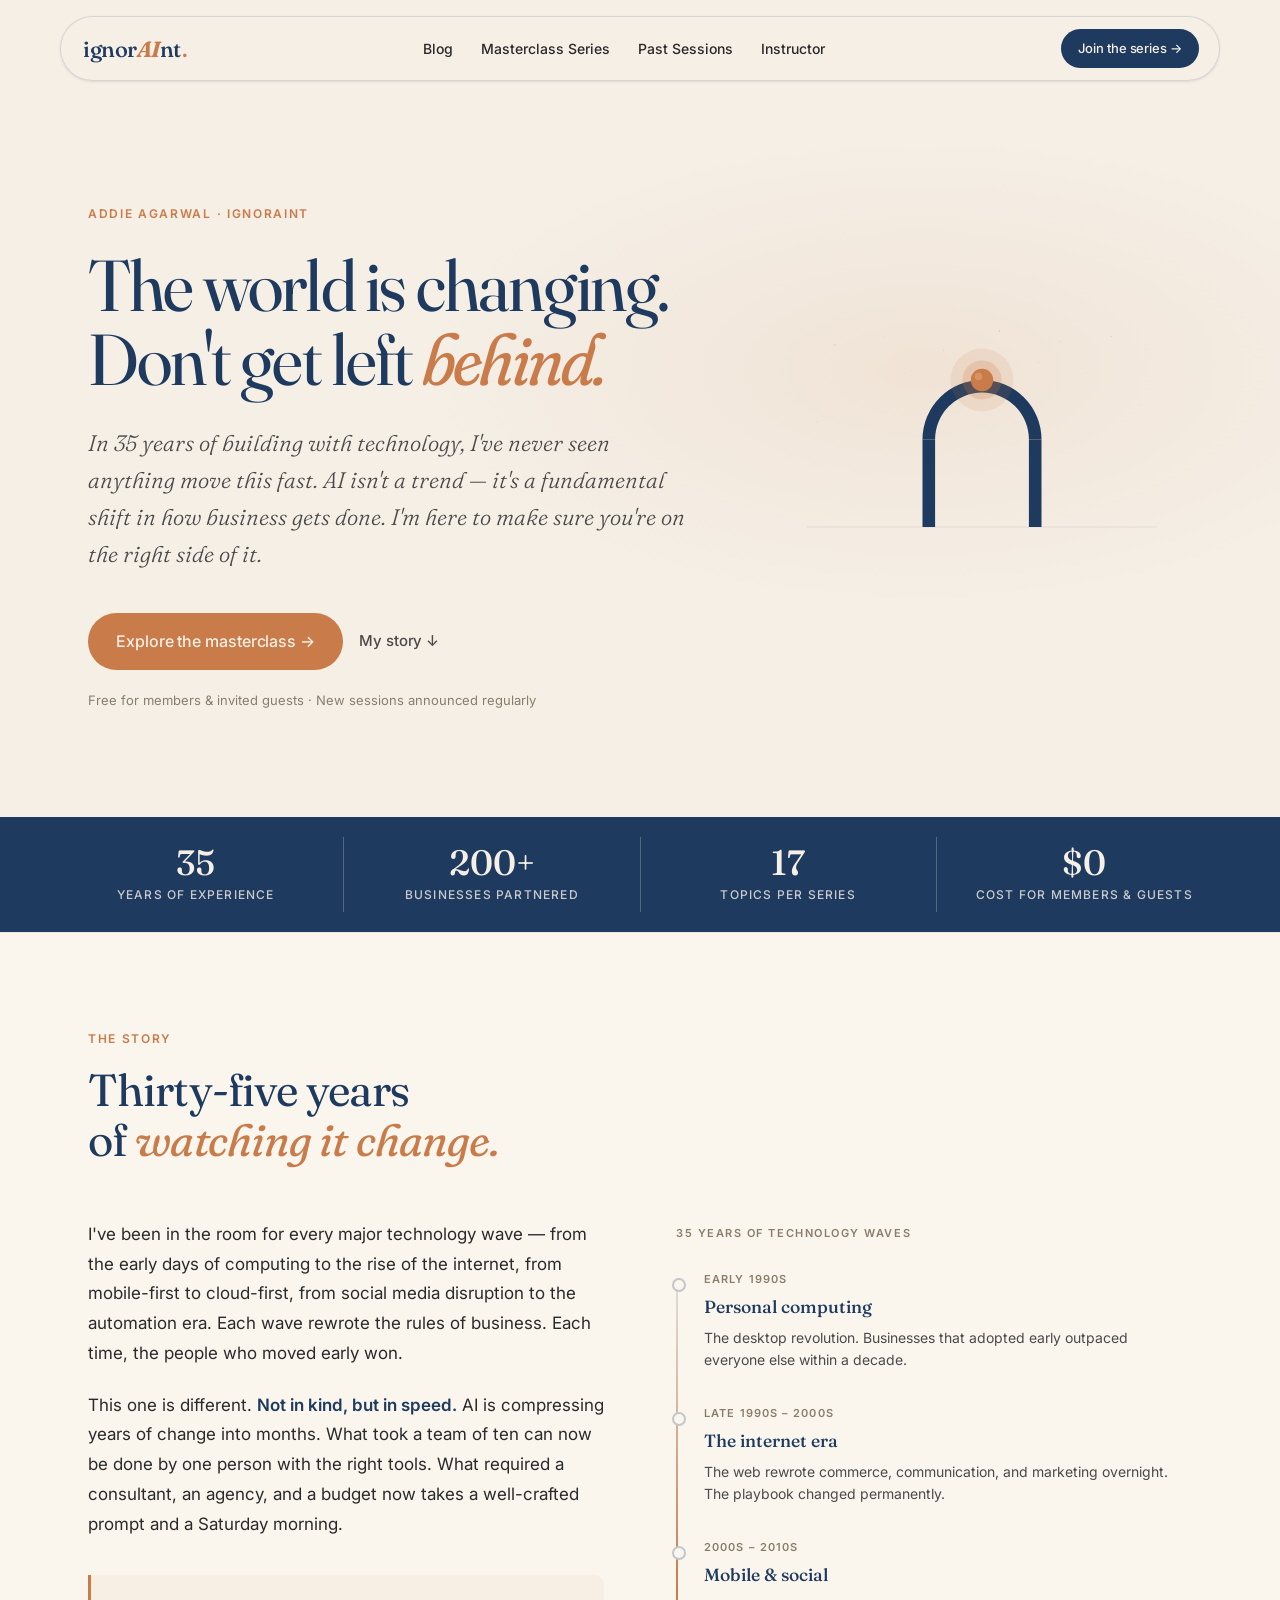
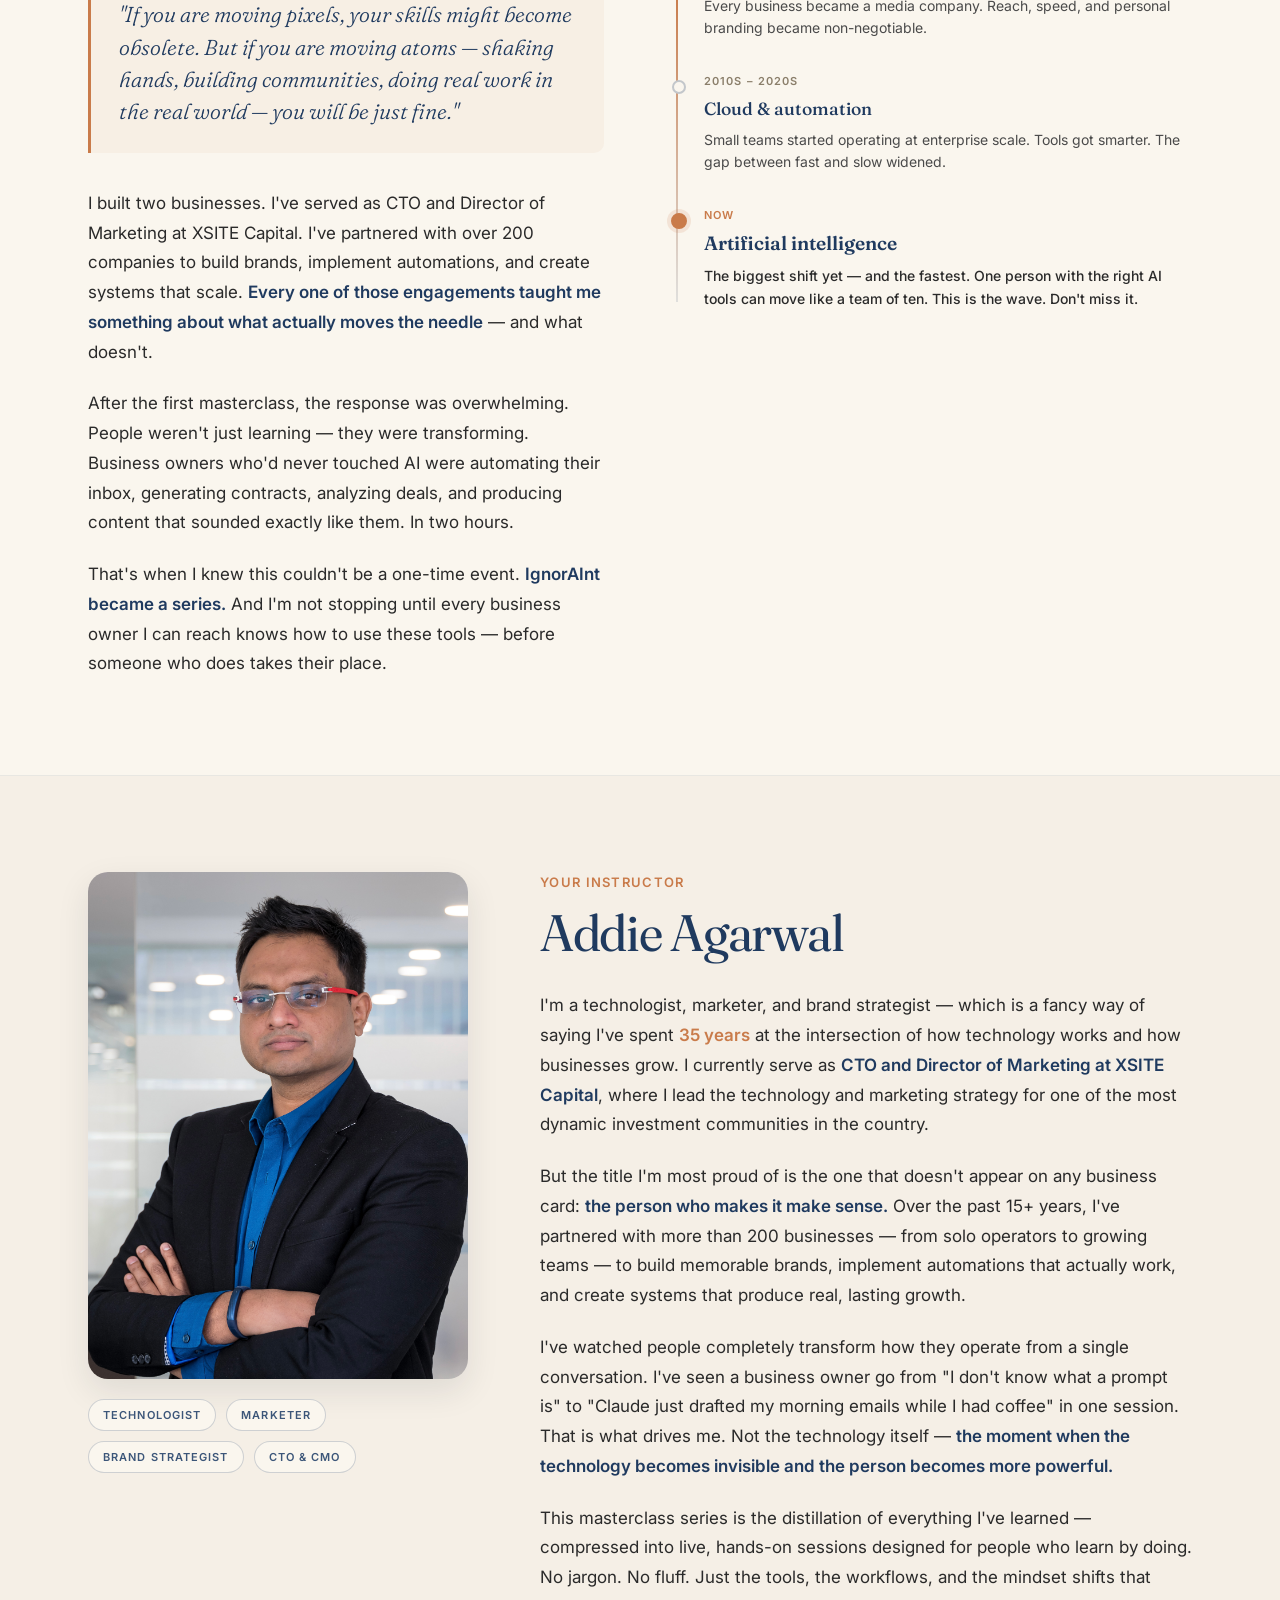
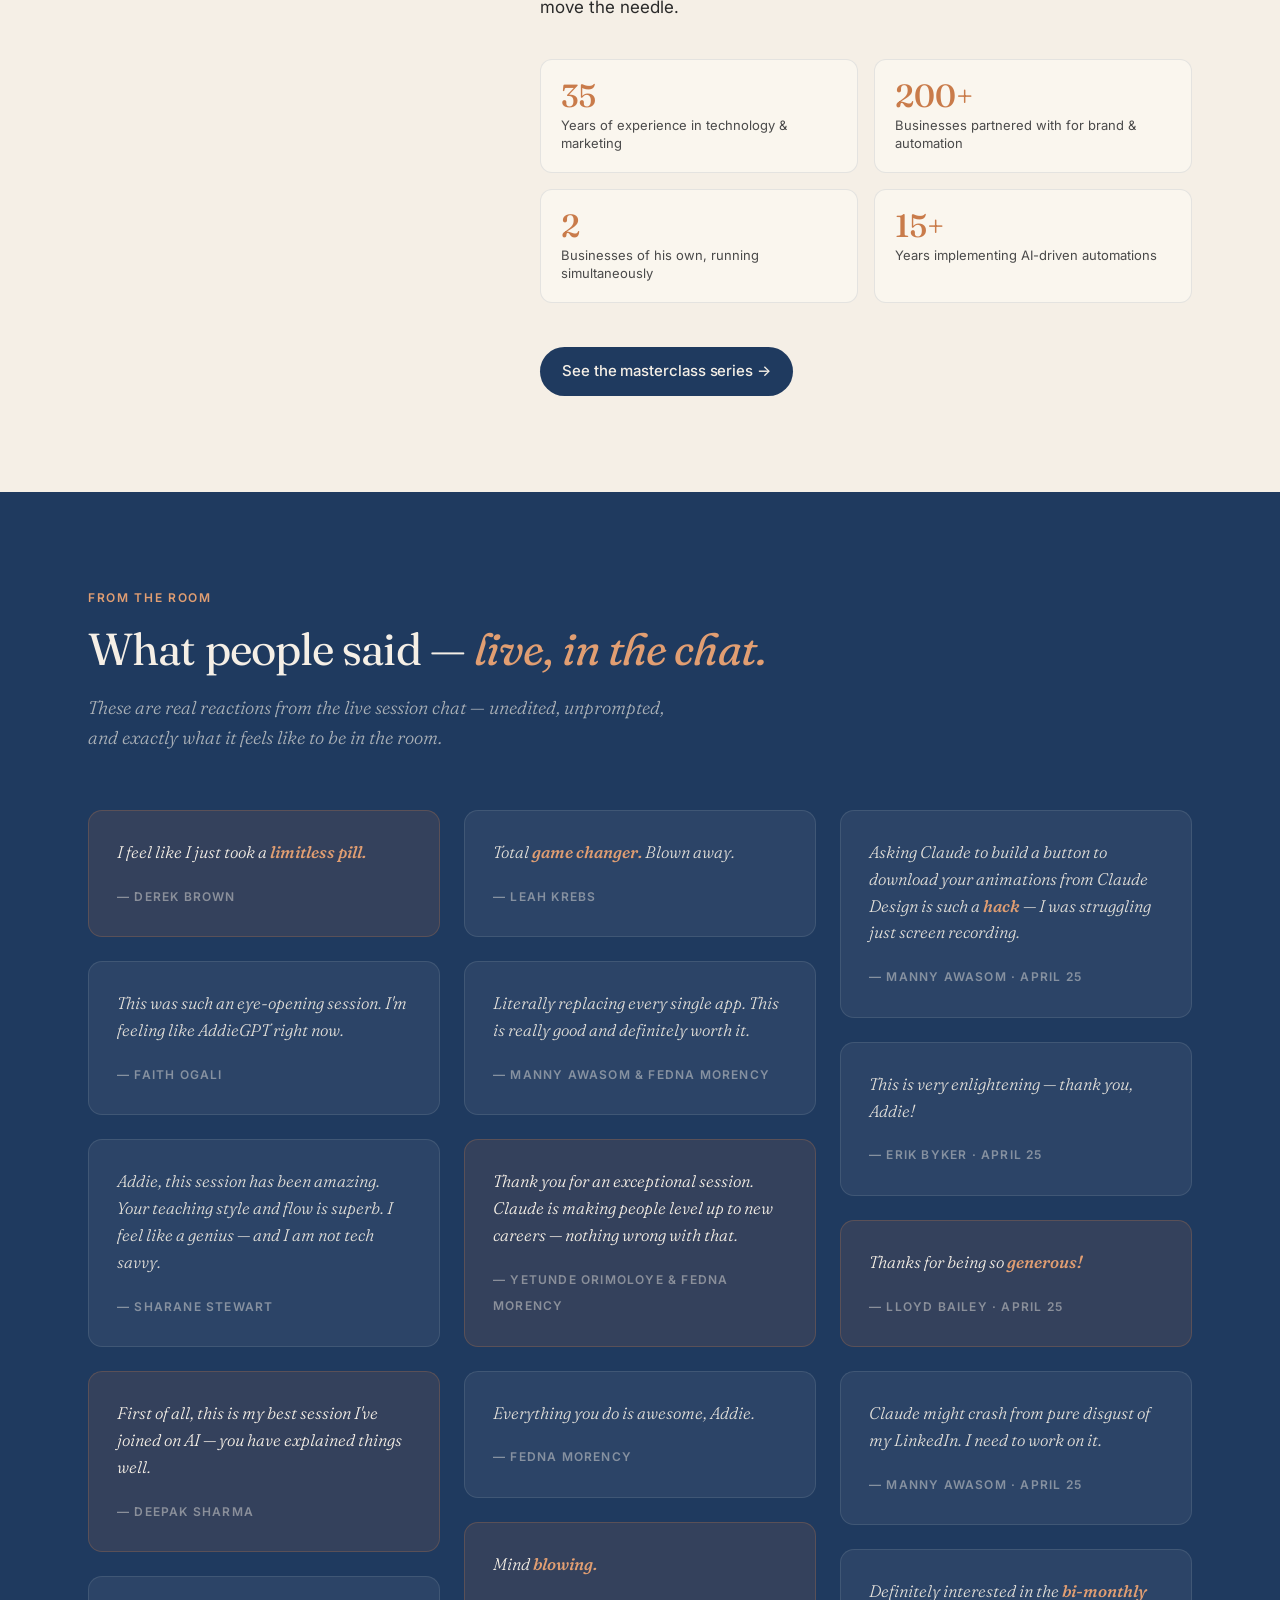
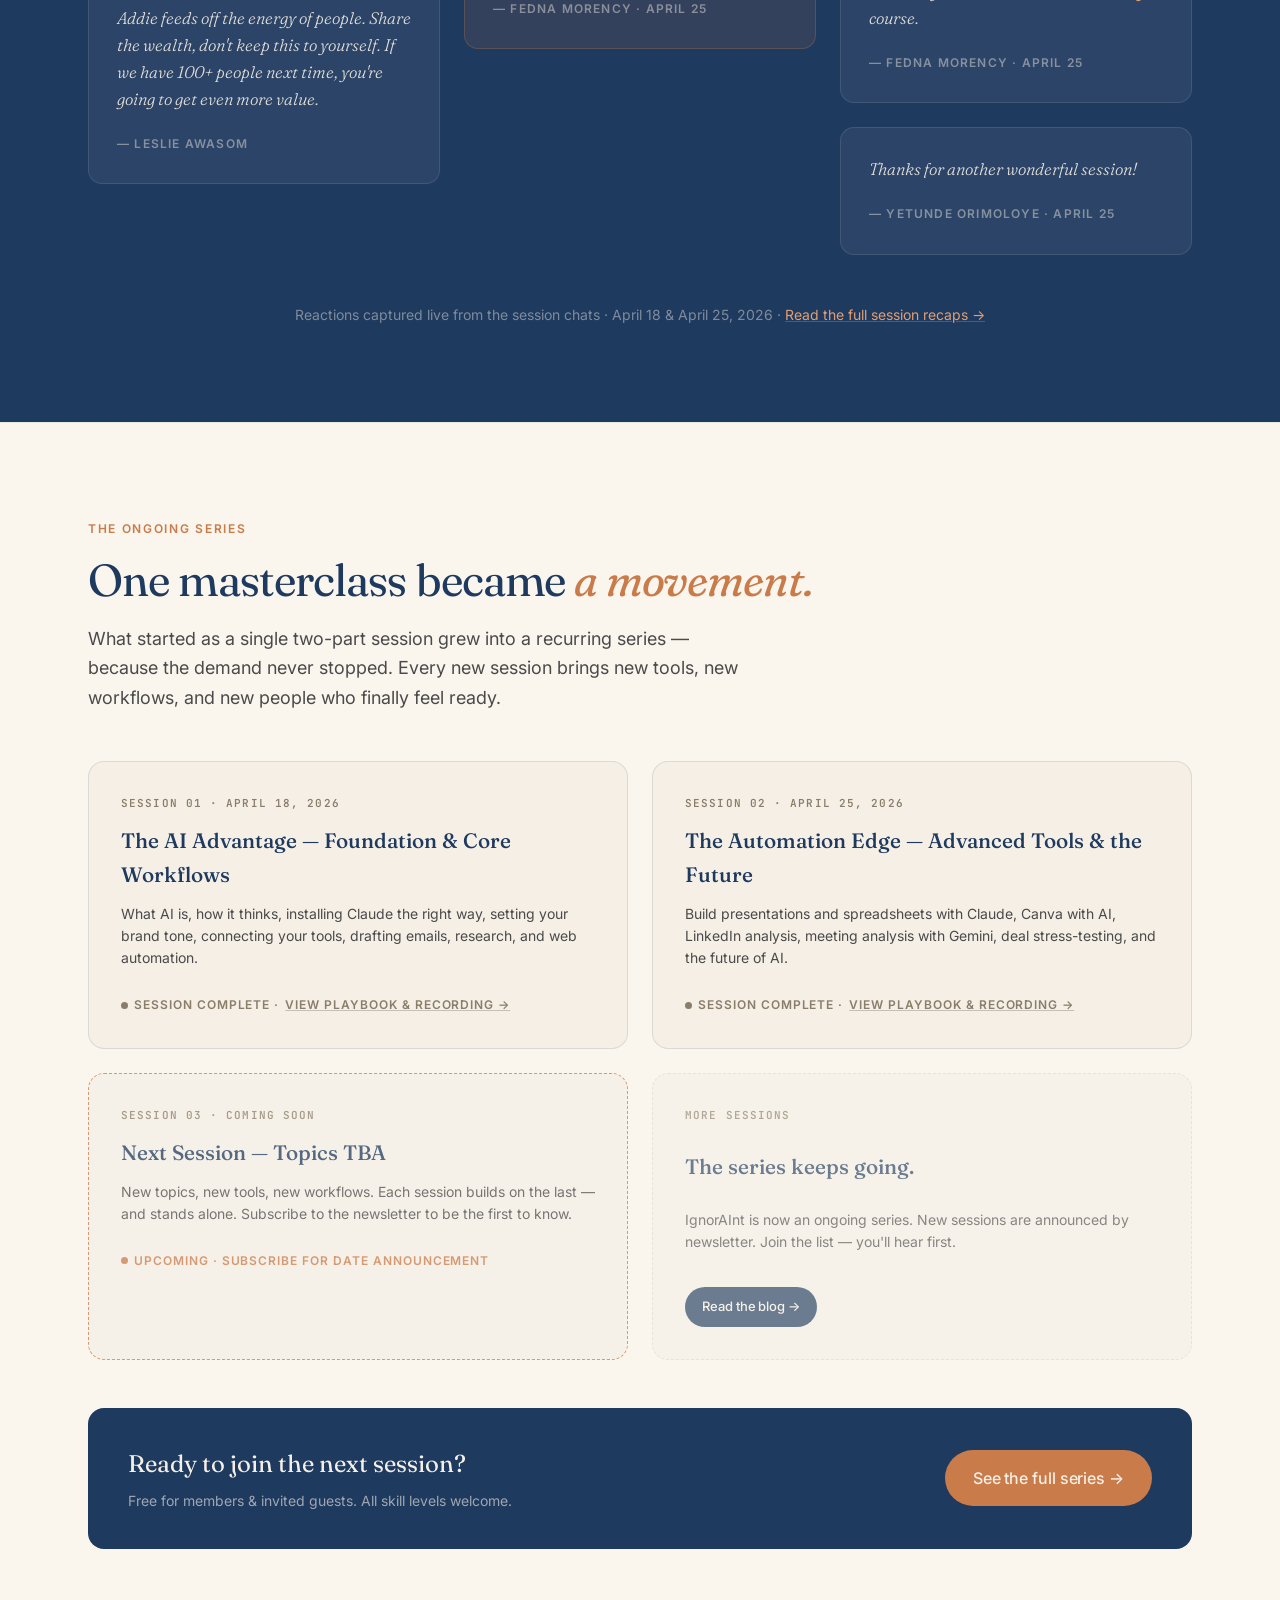
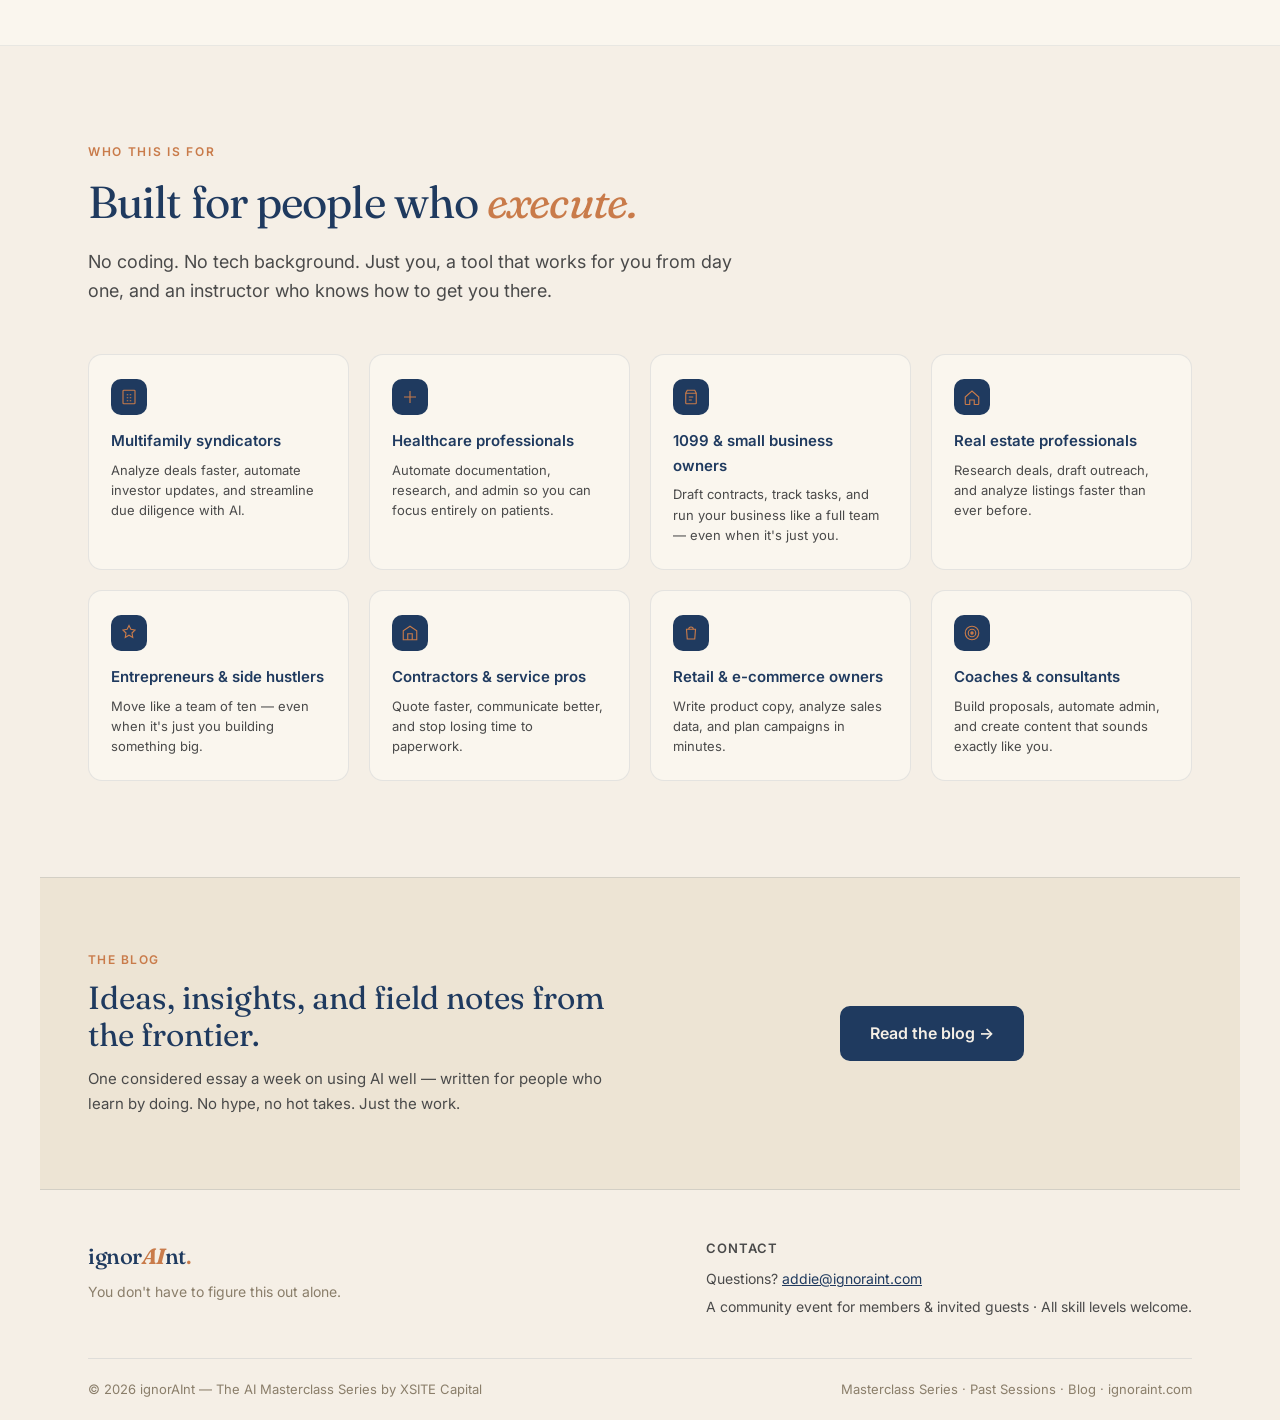
<file: index.html>
<!doctype html>
<html lang="en">
<head>
<meta charset="utf-8">
<title>IgnorAInt — AI Education for Business Owners, with Addie Agarwal</title>
<meta name="viewport" content="width=device-width,initial-scale=1">
<meta name="description" content="Addie Agarwal — technologist, marketer, and brand strategist with 35 years of experience — is teaching everyday business owners how to use AI. Don't get left behind.">
<meta name="author" content="Addie Agarwal">
<link rel="canonical" href="https://ignoraint.com/">

<!-- Open Graph -->
<meta property="og:type" content="website">
<meta property="og:site_name" content="IgnorAInt">
<meta property="og:title" content="IgnorAInt — AI Education for Business Owners, with Addie Agarwal">
<meta property="og:description" content="35 years building with technology. Now teaching business owners how to use AI before it's too late.">
<meta property="og:url" content="https://ignoraint.com/">
<meta property="og:image" content="https://ignoraint.com/assets/og-default.png">
<meta property="og:image:width" content="1200">
<meta property="og:image:height" content="630">
<meta property="og:locale" content="en_US">

<!-- Twitter -->
<meta name="twitter:card" content="summary_large_image">
<meta name="twitter:title" content="IgnorAInt — AI Education for Business Owners, with Addie Agarwal">
<meta name="twitter:description" content="35 years building with technology. Now teaching business owners how to use AI.">
<meta name="twitter:image" content="https://ignoraint.com/assets/og-default.png">

<!-- Icons -->
<link rel="icon" type="image/x-icon" href="/favicon.ico">
<link rel="icon" type="image/svg+xml" href="assets/mark.svg">
<link rel="apple-touch-icon" href="assets/mark.svg">

<!-- Fonts -->
<link rel="preconnect" href="https://fonts.googleapis.com">
<link rel="preconnect" href="https://fonts.gstatic.com" crossorigin>
<link href="https://fonts.googleapis.com/css2?family=Fraunces:opsz,wght@9..144,300;9..144,400;9..144,500;9..144,600;9..144,700;9..144,800&family=Inter:wght@300;400;500;600;700&display=swap" rel="stylesheet">

<!-- Design tokens -->
<link rel="stylesheet" href="colors_and_type.css">

<style>
/* ===================================================
   IgnorAInt — NEW HOMEPAGE
   Addie Agarwal · AI for Business Owners
=================================================== */

* { box-sizing: border-box; }

body {
  margin: 0;
  background: var(--paper);
  color: var(--fg-1);
  font-family: var(--font-sans);
  font-size: var(--fs-16);
  line-height: var(--lh-relaxed);
  -webkit-font-smoothing: antialiased;
  -moz-osx-font-smoothing: grayscale;
}

h1, h2, h3, h4, h5, h6 { margin: 0; }
p { margin: 0; }

.wrap {
  max-width: 1200px;
  margin: 0 auto;
  padding: 0 48px;
}

::selection { background: var(--ember); color: var(--paper); }
:focus-visible { outline: 2px solid var(--ember); outline-offset: 2px; border-radius: 4px; }

/* ============ NAV ============ */
.site-nav-outer {
  position: sticky;
  top: 0;
  z-index: 50;
  padding: 16px 24px 16px;
  /* Solid cream backdrop so the cream pill stays cream over any section
     behind it (dark hero, dark testimonials, etc.) */
  background: var(--paper);
}
.site-nav {
  max-width: 1160px;
  margin: 0 auto;
  display: flex;
  align-items: center;
  justify-content: space-between;
  padding: 12px 20px 12px 22px;
  background: rgba(245, 239, 230, 0.96);
  backdrop-filter: blur(18px);
  -webkit-backdrop-filter: blur(18px);
  border: 1px solid rgba(31,58,95,0.14);
  border-radius: 999px;
  box-shadow: 0 1px 3px rgba(31,38,47,.08), 0 1px 2px rgba(31,38,47,.04);
}
.nav-word {
  font-family: var(--font-serif);
  font-weight: 500;
  font-size: 22px;
  letter-spacing: -0.02em;
  color: var(--ink);
  text-decoration: none;
  display: inline-flex;
  align-items: baseline;
}
.nav-word .ai { color: var(--ember); font-weight: 700; font-style: italic; }
.nav-word .dot-period { color: var(--ember); margin-left: 1px; }
.nav-mid {
  display: flex;
  gap: 28px;
  font-family: var(--font-sans);
  font-size: 14px;
  font-weight: 500;
}
.nav-mid a {
  color: var(--fg-1);
  text-decoration: none;
  transition: color 200ms;
}
.nav-mid a:hover { color: var(--ember); }
.btn {
  font-family: var(--font-sans);
  font-size: 15px;
  font-weight: 500;
  padding: 12px 22px;
  border-radius: 999px;
  border: none;
  cursor: pointer;
  text-decoration: none;
  display: inline-flex;
  align-items: center;
  gap: 8px;
  transition: all 200ms;
  letter-spacing: -0.005em;
  white-space: nowrap;
}
.btn-sm { font-size: 13px; padding: 9px 17px; }
.btn-primary { background: var(--ink); color: var(--paper); }
.btn-primary:hover { background: var(--ink-deep); transform: translateY(-1px); box-shadow: 0 4px 12px rgba(31,38,47,.08); }
.btn-accent { background: var(--ember); color: var(--paper); }
.btn-accent:hover { background: var(--ember-deep); transform: translateY(-1px); }
.btn-ghost { background: transparent; color: var(--ink); padding: 12px 4px; }
.btn-ghost:hover { color: var(--ember); }

/* Mobile nav */
.nav-toggle {
  display: none;
  flex-direction: column;
  justify-content: center;
  align-items: center;
  width: 40px; height: 40px;
  background: transparent;
  border: none;
  cursor: pointer;
  border-radius: 8px;
  position: relative;
}
.nav-toggle span {
  position: absolute;
  width: 20px; height: 1.5px;
  background: var(--ink);
  transition: all 200ms;
}
.nav-toggle span:nth-child(1) { top: 13px; }
.nav-toggle span:nth-child(2) { top: 19px; }
.nav-toggle span:nth-child(3) { top: 25px; }
.nav-toggle[aria-expanded="true"] span:nth-child(1) { top: 19px; transform: rotate(45deg); }
.nav-toggle[aria-expanded="true"] span:nth-child(2) { opacity: 0; }
.nav-toggle[aria-expanded="true"] span:nth-child(3) { top: 19px; transform: rotate(-45deg); }
.nav-drawer {
  display: none;
  flex-direction: column;
  background: var(--paper-tint);
  border: 1px solid rgba(31,58,95,.1);
  border-radius: 16px;
  margin-top: 8px;
  padding: 8px 0;
  box-shadow: 0 4px 12px rgba(31,38,47,.08);
}
.nav-drawer.open { display: flex; }
.nav-drawer a {
  font-size: 15px;
  font-weight: 500;
  color: var(--fg-1);
  text-decoration: none;
  padding: 14px 22px;
  border-bottom: 1px solid rgba(31,58,95,.06);
  transition: color 180ms;
}
.nav-drawer a:last-child { border-bottom: none; }
.nav-drawer a:hover { color: var(--ember); }
@media (max-width: 800px) {
  .nav-mid { display: none; }
  .nav-toggle { display: flex; }
  .site-nav-outer { padding: 0 16px; }
  .site-nav { padding: 10px 14px 10px 18px; }
  .nav-word { font-size: 19px; }
}

/* ============ HERO ============ */
.hero-outer {
  color: var(--ink);
  min-height: 80vh;
  display: flex;
  align-items: center;
  position: relative;
  overflow: hidden;
}
.hero-outer::before {
  content: '';
  position: absolute;
  inset: 0;
  background: radial-gradient(ellipse 60% 50% at 72% 38%, rgba(201,123,74,0.10) 0%, transparent 65%);
  pointer-events: none;
}
.hero-grid {
  max-width: 1200px;
  margin: 0 auto;
  padding: 96px 48px;
  display: grid;
  grid-template-columns: 1fr 420px;
  gap: 80px;
  align-items: center;
  position: relative;
  z-index: 1;
  width: 100%;
}
.hero-kicker {
  font-family: var(--font-sans);
  font-size: 12px;
  font-weight: 600;
  text-transform: uppercase;
  letter-spacing: 0.14em;
  color: var(--ember);
  margin-bottom: 24px;
}
.hero-h1 {
  font-family: var(--font-serif);
  font-weight: 400;
  font-size: clamp(2.8rem, 5vw + 0.5rem, 5.5rem);
  line-height: 1.04;
  letter-spacing: -0.025em;
  color: var(--ink);
  margin: 0 0 28px;
  font-variation-settings: "opsz" 96, "SOFT" 10;
}
.hero-h1 em {
  color: var(--ember);
  font-style: italic;
  font-variation-settings: "opsz" 96, "SOFT" 80;
}
.hero-lede {
  font-family: var(--font-serif);
  font-weight: 300;
  font-size: clamp(1.1rem, 2vw, 1.4rem);
  line-height: 1.65;
  color: var(--fg-2);
  font-style: italic;
  margin: 0 0 40px;
  max-width: 54ch;
  font-variation-settings: "opsz" 24, "SOFT" 50;
}
.hero-ctas {
  display: flex;
  gap: 16px;
  flex-wrap: wrap;
  align-items: center;
}
.hero-ctas .btn-primary {
  background: var(--ember);
  color: var(--paper);
  font-size: 16px;
  padding: 15px 28px;
}
.hero-ctas .btn-primary:hover { background: var(--ember-deep); }
.hero-ctas .btn-ghost {
  color: var(--fg-2);
  font-size: 15px;
  padding: 0;
}
.hero-ctas .btn-ghost:hover { color: var(--ember); }
.hero-note {
  margin-top: 20px;
  font-size: 13px;
  color: var(--fg-3);
  font-family: var(--font-sans);
}
.hero-portrait-wrap {
  position: relative;
}
.hero-portrait {
  width: 100%;
  aspect-ratio: 3/4;
  object-fit: cover;
  object-position: top center;
  border-radius: 20px;
  display: block;
  filter: brightness(0.95) contrast(1.04);
  box-shadow: 0 24px 64px rgba(0,0,0,0.4);
}
.hero-portrait-label {
  position: absolute;
  bottom: -18px;
  left: 50%;
  transform: translateX(-50%);
  background: var(--ember);
  color: var(--paper);
  font-family: var(--font-sans);
  font-size: 12px;
  font-weight: 600;
  text-transform: uppercase;
  letter-spacing: 0.1em;
  padding: 8px 20px;
  border-radius: 999px;
  white-space: nowrap;
  box-shadow: 0 4px 14px rgba(201,123,74,0.4);
}

/* Stat bar under hero */
.stat-bar {
  background: var(--ink);
  color: var(--paper);
  padding: 20px 48px;
}
.stat-bar-inner {
  max-width: 1200px;
  margin: 0 auto;
  display: flex;
  gap: 0;
  align-items: center;
}
.stat-item {
  flex: 1;
  text-align: center;
  padding: 8px 20px;
  border-right: 1px solid rgba(245,239,230,0.25);
}
.stat-item:last-child { border-right: none; }
.stat-num {
  font-family: var(--font-serif);
  font-size: 2.2rem;
  font-weight: 500;
  line-height: 1;
  font-variation-settings: "opsz" 36;
}
.stat-label {
  font-size: 12px;
  font-weight: 500;
  text-transform: uppercase;
  letter-spacing: 0.1em;
  margin-top: 4px;
  opacity: 0.8;
}

/* ============ SECTION BASE ============ */
.section {
  padding: 96px 0;
}
.section-inner {
  max-width: 1200px;
  margin: 0 auto;
  padding: 0 48px;
}
.eyebrow-inline {
  font-family: var(--font-sans);
  font-size: 12px;
  font-weight: 600;
  text-transform: uppercase;
  letter-spacing: 0.14em;
  color: var(--ember);
  display: block;
  margin-bottom: 16px;
}
.section-title {
  font-family: var(--font-serif);
  font-weight: 400;
  font-size: clamp(2rem, 3.5vw, 3rem);
  line-height: 1.1;
  letter-spacing: -0.02em;
  color: var(--ink);
  font-variation-settings: "opsz" 48;
  margin: 0 0 20px;
}
.section-title em {
  color: var(--ember);
  font-style: italic;
  font-variation-settings: "opsz" 48, "SOFT" 60;
}
.section-sub {
  font-size: var(--fs-18);
  color: var(--fg-2);
  max-width: 60ch;
  line-height: 1.65;
}

/* ============ STORY SECTION ============ */
.story-section {
  background: var(--paper-tint);
  border-top: 1px solid rgba(31,58,95,0.08);
  border-bottom: 1px solid rgba(31,58,95,0.08);
}
.story-header {
  margin-bottom: 56px;
}
.story-grid {
  display: grid;
  grid-template-columns: 1fr 1fr;
  gap: 72px;
  align-items: start;
}
.story-text p {
  font-family: var(--font-sans);
  font-size: 17px;
  line-height: 1.75;
  color: var(--fg-1);
  margin-bottom: 22px;
}
.story-text p:last-child { margin-bottom: 0; }
.story-text strong { color: var(--ink); font-weight: 600; }
.story-pull {
  border-left: 3px solid var(--ember);
  padding: 24px 28px;
  margin: 36px 0;
  background: rgba(201,123,74,0.06);
  border-radius: 0 10px 10px 0;
}
.story-pull blockquote {
  font-family: var(--font-serif);
  font-style: italic;
  font-weight: 300;
  font-size: 1.35rem;
  line-height: 1.5;
  color: var(--ink);
  margin: 0;
  font-variation-settings: "opsz" 24, "SOFT" 60;
}
/* Timeline */
.story-timeline {
  padding-top: 4px;
}
.timeline-label {
  font-family: var(--font-sans);
  font-size: 11px;
  font-weight: 600;
  text-transform: uppercase;
  letter-spacing: 0.14em;
  color: var(--fg-3);
  margin-bottom: 28px;
}
.tl-items {
  display: flex;
  flex-direction: column;
  gap: 0;
  position: relative;
}
.tl-items::before {
  content: '';
  position: absolute;
  left: 0;
  top: 8px;
  bottom: 8px;
  width: 2px;
  background: linear-gradient(to bottom, rgba(31,58,95,0.12), var(--ember), rgba(31,58,95,0.12));
}
.tl-item {
  padding: 0 0 32px 28px;
  position: relative;
}
.tl-item::before {
  content: '';
  position: absolute;
  left: -4px;
  top: 8px;
  width: 10px;
  height: 10px;
  border-radius: 50%;
  background: var(--paper-tint);
  border: 2px solid rgba(31,58,95,0.25);
}
.tl-item:last-child { padding-bottom: 0; }
.tl-item-now::before {
  background: var(--ember);
  border-color: var(--ember);
  width: 12px;
  height: 12px;
  left: -5px;
  top: 7px;
  box-shadow: 0 0 0 4px rgba(201,123,74,0.15);
}
.tl-era {
  font-family: var(--font-sans);
  font-size: 11px;
  font-weight: 600;
  text-transform: uppercase;
  letter-spacing: 0.1em;
  color: var(--fg-3);
  margin-bottom: 4px;
}
.tl-item-now .tl-era { color: var(--ember); }
.tl-title {
  font-family: var(--font-serif);
  font-weight: 500;
  font-size: 1.1rem;
  color: var(--ink);
  margin-bottom: 6px;
  font-variation-settings: "opsz" 18;
}
.tl-item-now .tl-title {
  font-size: 1.2rem;
  font-weight: 600;
}
.tl-desc {
  font-size: 14px;
  color: var(--fg-2);
  line-height: 1.6;
}
.tl-item-now .tl-desc { color: var(--fg-1); font-weight: 500; }

/* ============ ABOUT / INSTRUCTOR ============ */
.instructor-section {
  background: var(--paper);
}
.instructor-grid {
  display: grid;
  grid-template-columns: 380px 1fr;
  gap: 72px;
  align-items: start;
}
.instructor-portrait-wrap {
  position: sticky;
  top: 100px;
}
.instructor-portrait {
  width: 100%;
  aspect-ratio: 3/4;
  object-fit: cover;
  object-position: top center;
  border-radius: 20px;
  display: block;
  box-shadow: 0 12px 32px rgba(31,38,47,.1);
}
.instructor-badge {
  display: flex;
  gap: 10px;
  margin-top: 20px;
  flex-wrap: wrap;
}
.badge {
  font-family: var(--font-sans);
  font-size: 11px;
  font-weight: 600;
  text-transform: uppercase;
  letter-spacing: 0.1em;
  padding: 6px 14px;
  border-radius: 999px;
  border: 1.5px solid rgba(31,58,95,0.2);
  color: var(--ink-soft);
  background: var(--paper-tint);
}
.instructor-content {}
.instructor-role {
  font-family: var(--font-sans);
  font-size: 13px;
  font-weight: 600;
  text-transform: uppercase;
  letter-spacing: 0.1em;
  color: var(--ember);
  margin-bottom: 12px;
}
.instructor-name {
  font-family: var(--font-serif);
  font-weight: 400;
  font-size: clamp(2.2rem, 4vw, 3.5rem);
  line-height: 1.05;
  letter-spacing: -0.025em;
  color: var(--ink);
  margin-bottom: 32px;
  font-variation-settings: "opsz" 72;
}
.instructor-bio p {
  font-size: 17px;
  line-height: 1.75;
  color: var(--fg-1);
  margin-bottom: 22px;
}
.instructor-bio p:last-child { margin-bottom: 0; }
.instructor-bio strong { color: var(--ink); font-weight: 600; }
.instructor-bio em {
  color: var(--ember);
  font-style: normal;
  font-weight: 600;
}
.credentials-grid {
  display: grid;
  grid-template-columns: 1fr 1fr;
  gap: 16px;
  margin: 36px 0;
}
.credential-card {
  background: var(--paper-tint);
  border: 1px solid rgba(31,58,95,0.1);
  border-radius: 12px;
  padding: 20px;
}
.credential-num {
  font-family: var(--font-serif);
  font-size: 2rem;
  font-weight: 500;
  color: var(--ember);
  line-height: 1;
  font-variation-settings: "opsz" 36;
}
.credential-label {
  font-size: 13px;
  color: var(--fg-2);
  margin-top: 4px;
  line-height: 1.4;
}

/* ============ TESTIMONIALS ============ */
.testimonials-section {
  background: var(--ink);
  color: var(--paper);
  padding: 96px 0;
}
.testimonials-section .eyebrow-inline { color: var(--ember-soft); }
.testimonials-section .section-title { color: var(--paper); }
.testimonials-section .section-title em {
  color: var(--ember-soft);
  font-style: italic;
}
.testi-intro {
  font-family: var(--font-serif);
  font-style: italic;
  font-weight: 300;
  font-size: 1.15rem;
  color: rgba(245,239,230,0.65);
  margin-top: 12px;
  max-width: 55ch;
  line-height: 1.65;
  font-variation-settings: "opsz" 20, "SOFT" 50;
}
.testimonials-masonry {
  column-count: 3;
  column-gap: 24px;
  margin-top: 56px;
}
.testi-card {
  break-inside: avoid;
  background: rgba(245,239,230,0.06);
  border: 1px solid rgba(245,239,230,0.1);
  border-radius: 14px;
  padding: 28px;
  margin-bottom: 24px;
}
.testi-card blockquote {
  font-family: var(--font-serif);
  font-weight: 300;
  font-style: italic;
  font-size: 1.05rem;
  line-height: 1.6;
  color: rgba(245,239,230,0.9);
  margin: 0 0 16px;
  font-variation-settings: "opsz" 18, "SOFT" 50;
}
.testi-card blockquote em {
  color: var(--ember-soft);
  font-style: inherit;
  font-weight: 500;
}
.testi-card cite {
  font-family: var(--font-sans);
  font-size: 12px;
  font-weight: 600;
  text-transform: uppercase;
  letter-spacing: 0.1em;
  color: rgba(245,239,230,0.45);
  font-style: normal;
}
.testi-card.featured {
  background: rgba(201,123,74,0.12);
  border-color: rgba(201,123,74,0.25);
}
.testi-card.featured blockquote { color: var(--paper); }
.testi-source {
  text-align: center;
  margin-top: 48px;
}
.testi-source p {
  font-size: 14px;
  color: rgba(245,239,230,0.45);
}
.testi-source a {
  color: var(--ember-soft);
  text-decoration: underline;
  text-decoration-color: rgba(201,123,74,0.4);
}
.testi-source a:hover { color: var(--ember-soft); opacity: 0.8; }

/* ============ SERIES SECTION ============ */
.series-section {
  background: var(--paper-tint);
  border-top: 1px solid rgba(31,58,95,0.08);
  border-bottom: 1px solid rgba(31,58,95,0.08);
}
.series-grid {
  display: grid;
  grid-template-columns: repeat(2, 1fr);
  gap: 24px;
  margin-top: 48px;
}
.series-card {
  background: var(--paper);
  border: 1px solid rgba(31,58,95,0.12);
  border-radius: 16px;
  padding: 32px;
  position: relative;
  transition: box-shadow 200ms, transform 200ms;
}
.series-card:hover {
  box-shadow: 0 8px 24px rgba(31,38,47,.08);
  transform: translateY(-2px);
}
.series-card-num {
  font-family: var(--font-mono, monospace);
  font-size: 11px;
  font-weight: 600;
  text-transform: uppercase;
  letter-spacing: 0.1em;
  color: var(--fg-3);
  margin-bottom: 12px;
}
.series-card-title {
  font-family: var(--font-serif);
  font-weight: 500;
  font-size: 1.3rem;
  color: var(--ink);
  margin-bottom: 10px;
  font-variation-settings: "opsz" 20;
}
.series-card-desc {
  font-size: 14px;
  color: var(--fg-2);
  line-height: 1.6;
  margin-bottom: 20px;
}
.series-card-status {
  display: inline-flex;
  align-items: center;
  gap: 6px;
  font-size: 12px;
  font-weight: 600;
  text-transform: uppercase;
  letter-spacing: 0.08em;
}
.status-dot {
  width: 7px; height: 7px;
  border-radius: 50%;
}
.status-complete { color: var(--fg-3); }
.status-complete .status-dot { background: var(--fg-3); }
.status-upcoming { color: var(--ember); }
.status-upcoming .status-dot { background: var(--ember); animation: pulse 1.5s infinite; }
@keyframes pulse {
  0%, 100% { opacity: 1; }
  50% { opacity: 0.4; }
}
.series-cta-bar {
  margin-top: 48px;
  background: var(--ink);
  border-radius: 16px;
  padding: 36px 40px;
  display: flex;
  align-items: center;
  justify-content: space-between;
  gap: 24px;
  flex-wrap: wrap;
}
.series-cta-bar h3 {
  font-family: var(--font-serif);
  font-weight: 400;
  font-size: 1.5rem;
  color: var(--paper);
  margin-bottom: 6px;
  font-variation-settings: "opsz" 24;
}
.series-cta-bar p {
  font-size: 14px;
  color: rgba(245,239,230,0.6);
}

/* ============ WHO SECTION ============ */
.who-section { background: var(--paper); }
.audience-grid {
  display: grid;
  grid-template-columns: repeat(4, 1fr);
  gap: 20px;
  margin-top: 48px;
}
.aud-card {
  background: var(--paper-tint);
  border: 1px solid rgba(31,58,95,0.1);
  border-radius: 14px;
  padding: 24px 22px;
  transition: border-color 200ms, box-shadow 200ms;
}
.aud-card:hover {
  border-color: var(--ember);
  box-shadow: 0 4px 16px rgba(201,123,74,0.08);
}
.aud-mark {
  width: 36px; height: 36px;
  background: var(--ink);
  color: var(--ember);
  border-radius: 10px;
  display: flex;
  align-items: center;
  justify-content: center;
  margin-bottom: 14px;
}
.aud-title {
  font-family: var(--font-sans);
  font-weight: 600;
  font-size: 15px;
  color: var(--ink);
  margin-bottom: 6px;
}
.aud-desc {
  font-size: 13px;
  color: var(--fg-2);
  line-height: 1.55;
}

/* ============ NEWSLETTER BAND ============ */
.newsletter-band {
  background: var(--paper-deep);
  border-top: 1px solid rgba(31,58,95,0.12);
  border-bottom: 1px solid rgba(31,58,95,0.12);
  padding: 72px 48px;
  max-width: 1200px;
  margin: 0 auto;
  display: grid;
  grid-template-columns: 1fr 1fr;
  gap: 64px;
  align-items: center;
}
.nb-eyebrow {
  font-size: 12px;
  font-weight: 600;
  text-transform: uppercase;
  letter-spacing: 0.12em;
  color: var(--ember);
  margin-bottom: 10px;
}
.newsletter-band h3 {
  font-family: var(--font-serif);
  font-weight: 400;
  font-size: 2rem;
  color: var(--ink);
  line-height: 1.15;
  margin-bottom: 14px;
  font-variation-settings: "opsz" 32;
}
.nb-sub {
  font-size: 15px;
  color: var(--fg-2);
  line-height: 1.65;
}
.nb-row {
  display: flex;
  gap: 10px;
  margin-bottom: 10px;
}
.nb-row input {
  flex: 1;
  padding: 13px 16px;
  font-size: 15px;
  border: 1.5px solid rgba(31,58,95,0.18);
  border-radius: 10px;
  background: var(--paper);
  color: var(--ink);
  font-family: inherit;
  transition: border-color 180ms;
}
.nb-row input:focus {
  outline: none;
  border-color: var(--ember);
}
.nb-btn {
  padding: 13px 22px;
  background: var(--ink);
  color: var(--paper);
  border: none;
  border-radius: 10px;
  font-size: 15px;
  font-weight: 600;
  font-family: inherit;
  cursor: pointer;
  transition: background 180ms;
  white-space: nowrap;
}
.nb-btn:hover { background: var(--ink-deep); }
.nb-foot {
  font-size: 12px;
  color: var(--fg-3);
}

/* ============ FOOTER ============ */
.site-footer {
  max-width: 1200px;
  margin: 0 auto;
  padding: 0 48px;
}
.footer-top {
  display: flex;
  justify-content: space-between;
  gap: 40px;
  padding: 48px 0 36px;
  border-bottom: 1px solid rgba(31,58,95,0.1);
  flex-wrap: wrap;
}
.footer-wordmark {
  font-family: var(--font-serif);
  font-weight: 500;
  font-size: 22px;
  letter-spacing: -0.02em;
  color: var(--ink);
}
.footer-wordmark .ai { color: var(--ember); font-weight: 700; font-style: italic; }
.footer-wordmark .dot-period { color: var(--ember); }
.footer-tag {
  font-size: 14px;
  color: var(--fg-3);
  margin-top: 6px;
}
.footer-contact h4 {
  font-size: 13px;
  font-weight: 600;
  text-transform: uppercase;
  letter-spacing: 0.08em;
  color: var(--fg-2);
  margin-bottom: 8px;
}
.footer-contact p {
  font-size: 14px;
  color: var(--fg-2);
  margin-bottom: 4px;
}
.footer-contact a { color: var(--ink); }
.footer-contact a:hover { color: var(--ember); }
.footer-bot {
  display: flex;
  justify-content: space-between;
  align-items: center;
  padding: 20px 0;
  font-size: 13px;
  color: var(--fg-3);
  flex-wrap: wrap;
  gap: 8px;
}
.footer-bot a { color: inherit; text-decoration: none; }
.footer-bot a:hover { color: var(--ember); }

/* ============ HERO WRAP ============ */
.page-hero-wrap {
  background: var(--paper);
  position: relative;
}

/* ============ NAV — single light state (cream pill) ============ */
/* Previously toggled .nav-on-dark over the dark hero, but the result read as a
   muddy slate. The pill now stays cream across every section. */

/* ============ ARCH SVG (static, blends into hero background) ============ */
.hero-arch-wrap {
  position: relative;
  display: flex;
  align-items: center;
}
.hero-arch-svg {
  width: 100%;
  display: block;
  overflow: visible;
  /* SVG has no background rect — fully transparent, blends with .page-hero-wrap */
}

/* ============ RESPONSIVE ============ */
@media (max-width: 960px) {
  .hero-grid { grid-template-columns: 1fr; gap: 48px; }
  .hero-arch-wrap { max-width: 480px; margin: 0 auto; }
  .story-grid { grid-template-columns: 1fr; }
  .tl-items::before { left: 0; }
  .instructor-grid { grid-template-columns: 1fr; }
  .instructor-portrait-wrap { max-width: 360px; position: static; }
  .testimonials-masonry { column-count: 2; }
  .series-grid { grid-template-columns: 1fr; }
  .audience-grid { grid-template-columns: 1fr 1fr; }
  .newsletter-band { grid-template-columns: 1fr; gap: 32px; }
}
@media (max-width: 640px) {
  .wrap, .section-inner, .newsletter-band, .site-footer { padding-left: 24px; padding-right: 24px; }
  .hero-grid { padding: 72px 24px; }
  .stat-bar { padding: 16px 24px; }
  .stat-bar-inner { flex-wrap: wrap; gap: 12px; }
  .stat-item { border-right: none; border-bottom: 1px solid rgba(245,239,230,0.2); flex: 0 0 45%; }
  .stat-item:nth-child(2n) { border-right: none; }
  .testimonials-masonry { column-count: 1; }
  .audience-grid { grid-template-columns: 1fr; }
  .credentials-grid { grid-template-columns: 1fr; }
  .series-cta-bar { flex-direction: column; align-items: flex-start; }
}
</style>
</head>
<body>

<!-- ============ NAV (lives at body level so sticky works across whole page) ============ -->
<div class="site-nav-outer" id="site-nav-outer">
  <nav class="site-nav">
    <a class="nav-word" href="index.html">ignor<span class="ai">AI</span>nt<span class="dot-period">.</span></a>
    <div class="nav-mid">
      <a href="blog/">Blog</a>
      <a href="masterclass-series.html">Masterclass Series</a>
      <a href="past-sessions.html">Past Sessions</a>
      <a href="#instructor">Instructor</a>
    </div>
    <button class="nav-toggle" id="nav-toggle" aria-label="Toggle menu" aria-controls="nav-drawer" aria-expanded="false">
      <span></span><span></span><span></span>
    </button>
    <a href="masterclass-series.html" class="btn btn-primary btn-sm">Join the series →</a>
  </nav>
  <div class="nav-drawer" id="nav-drawer">
    <a href="blog/">Blog</a>
    <a href="masterclass-series.html">Masterclass Series</a>
    <a href="past-sessions.html">Past Sessions</a>
    <a href="#instructor">Instructor</a>
  </div>
</div>

<script>
  (function(){
    var t = document.getElementById('nav-toggle');
    var d = document.getElementById('nav-drawer');

    /* Hamburger toggle */
    if (t && d) {
      function closeDrawer(){ d.classList.remove('open'); t.setAttribute('aria-expanded','false'); }
      t.addEventListener('click', function(){
        var open = d.classList.toggle('open');
        t.setAttribute('aria-expanded', open ? 'true' : 'false');
      });
      d.querySelectorAll('a').forEach(function(a){ a.addEventListener('click', closeDrawer); });
    }
  })();
</script>

<!-- ============ DARK HERO WRAP ============ -->
<div class="page-hero-wrap" id="page-hero-wrap">

<!-- ============ HERO ============ -->
<section class="hero-outer">
  <div class="hero-grid">
    <div class="hero-text">
      <div class="hero-kicker">Addie Agarwal · IgnorAInt</div>
      <h1 class="hero-h1">
        The world is changing.<br>
        Don't get left <em>behind.</em>
      </h1>
      <p class="hero-lede">
        In 35 years of building with technology, I've never seen anything move this fast. AI isn't a trend — it's a fundamental shift in how business gets done. I'm here to make sure you're on the right side of it.
      </p>
      <div class="hero-ctas">
        <a href="masterclass-series.html" class="btn btn-primary">Explore the masterclass →</a>
        <a href="#story" class="btn btn-ghost">My story ↓</a>
      </div>
      <p class="hero-note">Free for members &amp; invited guests · New sessions announced regularly</p>
    </div>
    <div class="hero-arch-wrap">
      <svg class="hero-arch-svg" viewBox="0 0 1200 800" xmlns="http://www.w3.org/2000/svg" aria-hidden="true">
        <!-- No background rect — fully transparent, blends with cream hero -->

        <!-- Dots (decorative, ink-toned) -->
        <circle cx="180"  cy="80"  r="1.8" fill="#1F3A5F" opacity="0.18"/>
        <circle cx="320"  cy="55"  r="1.4" fill="#1F3A5F" opacity="0.13"/>
        <circle cx="490"  cy="95"  r="1.6" fill="#1F3A5F" opacity="0.15"/>
        <circle cx="650"  cy="40"  r="2.0" fill="#1F3A5F" opacity="0.20"/>
        <circle cx="820"  cy="70"  r="1.5" fill="#1F3A5F" opacity="0.14"/>
        <circle cx="970"  cy="55"  r="1.7" fill="#1F3A5F" opacity="0.16"/>
        <circle cx="1080" cy="110" r="1.3" fill="#1F3A5F" opacity="0.11"/>
        <circle cx="240"  cy="200" r="1.2" fill="#1F3A5F" opacity="0.10"/>
        <circle cx="900"  cy="160" r="1.4" fill="#1F3A5F" opacity="0.12"/>
        <circle cx="130"  cy="300" r="1.6" fill="#1F3A5F" opacity="0.13"/>
        <circle cx="1050" cy="250" r="1.3" fill="#1F3A5F" opacity="0.11"/>
        <circle cx="380"  cy="160" r="1.1" fill="#1F3A5F" opacity="0.09"/>
        <circle cx="760"  cy="130" r="1.5" fill="#1F3A5F" opacity="0.15"/>

        <!-- Horizon line -->
        <line x1="100" y1="600" x2="1100" y2="600"
              stroke="#1F3A5F" stroke-width="1.5" opacity="0.15"/>

        <!-- Left column -->
        <rect x="430" y="350" width="36" height="250" fill="#1F3A5F"/>
        <!-- Right column -->
        <rect x="734" y="350" width="36" height="250" fill="#1F3A5F"/>

        <!-- Arch body: outer r=170, inner r=134, center (600,350) -->
        <path d="M 430 350 A 170 170 0 0 1 770 350 L 734 350 A 134 134 0 0 0 466 350 Z"
              fill="#1F3A5F"/>

        <!-- Keystone glow (amber shines on cream bg) -->
        <circle cx="600" cy="180" r="90" fill="#C97B4A" opacity="0.12"/>
        <circle cx="600" cy="180" r="56" fill="#C97B4A" opacity="0.22"/>

        <!-- Keystone -->
        <circle cx="600" cy="180" r="32" fill="#C97B4A"/>

        <!-- Keystone highlight -->
        <circle cx="590" cy="170" r="11" fill="#E19E72" opacity="0.65"/>
      </svg>
    </div>
  </div>
</section>

<!-- ============ STAT BAR (inside dark wrap — acts as transition) ============ -->
<div class="stat-bar">
  <div class="stat-bar-inner">
    <div class="stat-item">
      <div class="stat-num">35</div>
      <div class="stat-label">Years of experience</div>
    </div>
    <div class="stat-item">
      <div class="stat-num">200+</div>
      <div class="stat-label">Businesses partnered</div>
    </div>
    <div class="stat-item">
      <div class="stat-num">17</div>
      <div class="stat-label">Topics per series</div>
    </div>
    <div class="stat-item">
      <div class="stat-num">$0</div>
      <div class="stat-label">Cost for members &amp; guests</div>
    </div>
  </div>
</div>

</div><!-- /page-hero-wrap -->

<!-- ============ STORY ============ -->
<section id="story" class="section story-section">
  <div class="section-inner">

    <div class="story-header">
      <span class="eyebrow-inline">The story</span>
      <h2 class="section-title">Thirty-five years<br>of <em>watching it change.</em></h2>
    </div>

    <div class="story-grid">
      <div class="story-text">
        <p>I've been in the room for every major technology wave — from the early days of computing to the rise of the internet, from mobile-first to cloud-first, from social media disruption to the automation era. Each wave rewrote the rules of business. Each time, the people who moved early won.</p>

        <p>This one is different. <strong>Not in kind, but in speed.</strong> AI is compressing years of change into months. What took a team of ten can now be done by one person with the right tools. What required a consultant, an agency, and a budget now takes a well-crafted prompt and a Saturday morning.</p>

        <div class="story-pull">
          <blockquote>"If you are moving pixels, your skills might become obsolete. But if you are moving atoms — shaking hands, building communities, doing real work in the real world — you will be just fine."</blockquote>
        </div>

        <p>I built two businesses. I've served as CTO and Director of Marketing at XSITE Capital. I've partnered with over 200 companies to build brands, implement automations, and create systems that scale. <strong>Every one of those engagements taught me something about what actually moves the needle</strong> — and what doesn't.</p>

        <p>After the first masterclass, the response was overwhelming. People weren't just learning — they were transforming. Business owners who'd never touched AI were automating their inbox, generating contracts, analyzing deals, and producing content that sounded exactly like them. In two hours.</p>

        <p>That's when I knew this couldn't be a one-time event. <strong>IgnorAInt became a series.</strong> And I'm not stopping until every business owner I can reach knows how to use these tools — before someone who does takes their place.</p>
      </div>

      <div class="story-timeline">
        <div class="timeline-label">35 years of technology waves</div>
        <div class="tl-items">
          <div class="tl-item">
            <div class="tl-era">Early 1990s</div>
            <div class="tl-title">Personal computing</div>
            <div class="tl-desc">The desktop revolution. Businesses that adopted early outpaced everyone else within a decade.</div>
          </div>
          <div class="tl-item">
            <div class="tl-era">Late 1990s – 2000s</div>
            <div class="tl-title">The internet era</div>
            <div class="tl-desc">The web rewrote commerce, communication, and marketing overnight. The playbook changed permanently.</div>
          </div>
          <div class="tl-item">
            <div class="tl-era">2000s – 2010s</div>
            <div class="tl-title">Mobile &amp; social</div>
            <div class="tl-desc">Every business became a media company. Reach, speed, and personal branding became non-negotiable.</div>
          </div>
          <div class="tl-item">
            <div class="tl-era">2010s – 2020s</div>
            <div class="tl-title">Cloud &amp; automation</div>
            <div class="tl-desc">Small teams started operating at enterprise scale. Tools got smarter. The gap between fast and slow widened.</div>
          </div>
          <div class="tl-item tl-item-now">
            <div class="tl-era">Now</div>
            <div class="tl-title">Artificial intelligence</div>
            <div class="tl-desc">The biggest shift yet — and the fastest. One person with the right AI tools can move like a team of ten. This is the wave. Don't miss it.</div>
          </div>
        </div>
      </div>
    </div>

  </div>
</section>

<!-- ============ INSTRUCTOR ============ -->
<section id="instructor" class="section instructor-section">
  <div class="section-inner">
    <div class="instructor-grid">
      <div class="instructor-portrait-wrap">
        <img src="assets/addie.jpg" alt="Addie Agarwal" class="instructor-portrait" />
        <div class="instructor-badge">
          <span class="badge">Technologist</span>
          <span class="badge">Marketer</span>
          <span class="badge">Brand Strategist</span>
          <span class="badge">CTO &amp; CMO</span>
        </div>
      </div>
      <div class="instructor-content">
        <div class="instructor-role">Your Instructor</div>
        <h2 class="instructor-name">Addie Agarwal</h2>

        <div class="instructor-bio">
          <p>I'm a technologist, marketer, and brand strategist — which is a fancy way of saying I've spent <em>35 years</em> at the intersection of how technology works and how businesses grow. I currently serve as <strong>CTO and Director of Marketing at XSITE Capital</strong>, where I lead the technology and marketing strategy for one of the most dynamic investment communities in the country.</p>

          <p>But the title I'm most proud of is the one that doesn't appear on any business card: <strong>the person who makes it make sense.</strong> Over the past 15+ years, I've partnered with more than 200 businesses — from solo operators to growing teams — to build memorable brands, implement automations that actually work, and create systems that produce real, lasting growth.</p>

          <p>I've watched people completely transform how they operate from a single conversation. I've seen a business owner go from "I don't know what a prompt is" to "Claude just drafted my morning emails while I had coffee" in one session. That is what drives me. Not the technology itself — <strong>the moment when the technology becomes invisible and the person becomes more powerful.</strong></p>

          <p>This masterclass series is the distillation of everything I've learned — compressed into live, hands-on sessions designed for people who learn by doing. No jargon. No fluff. Just the tools, the workflows, and the mindset shifts that move the needle.</p>
        </div>

        <div class="credentials-grid">
          <div class="credential-card">
            <div class="credential-num">35</div>
            <div class="credential-label">Years of experience in technology &amp; marketing</div>
          </div>
          <div class="credential-card">
            <div class="credential-num">200+</div>
            <div class="credential-label">Businesses partnered with for brand &amp; automation</div>
          </div>
          <div class="credential-card">
            <div class="credential-num">2</div>
            <div class="credential-label">Businesses of his own, running simultaneously</div>
          </div>
          <div class="credential-card">
            <div class="credential-num">15+</div>
            <div class="credential-label">Years implementing AI-driven automations</div>
          </div>
        </div>

        <a href="masterclass-series.html" class="btn btn-primary" style="margin-top: 8px;">See the masterclass series →</a>
      </div>
    </div>
  </div>
</section>

<!-- ============ TESTIMONIALS ============ -->
<section class="testimonials-section">
  <div class="section-inner">
    <span class="eyebrow-inline">From the room</span>
    <h2 class="section-title">What people said — <em>live, in the chat.</em></h2>
    <p class="testi-intro">These are real reactions from the live session chat — unedited, unprompted, and exactly what it feels like to be in the room.</p>

    <div class="testimonials-masonry">

      <div class="testi-card featured">
        <blockquote>I feel like I just took a <em>limitless pill.</em></blockquote>
        <cite>&mdash; Derek Brown</cite>
      </div>

      <div class="testi-card">
        <blockquote>This was such an eye-opening session. I'm feeling like AddieGPT right now.</blockquote>
        <cite>&mdash; Faith Ogali</cite>
      </div>

      <div class="testi-card">
        <blockquote>Addie, this session has been amazing. Your teaching style and flow is superb. I feel like a genius — and I am not tech savvy.</blockquote>
        <cite>&mdash; Sharane Stewart</cite>
      </div>

      <div class="testi-card featured">
        <blockquote>First of all, this is my best session I've joined on AI — you have explained things well.</blockquote>
        <cite>&mdash; Deepak Sharma</cite>
      </div>

      <div class="testi-card">
        <blockquote>Addie feeds off the energy of people. Share the wealth, don't keep this to yourself. If we have 100+ people next time, you're going to get even more value.</blockquote>
        <cite>&mdash; Leslie Awasom</cite>
      </div>

      <div class="testi-card">
        <blockquote>Total <em>game changer.</em> Blown away.</blockquote>
        <cite>&mdash; Leah Krebs</cite>
      </div>

      <div class="testi-card">
        <blockquote>Literally replacing every single app. This is really good and definitely worth it.</blockquote>
        <cite>&mdash; Manny Awasom &amp; Fedna Morency</cite>
      </div>

      <div class="testi-card featured">
        <blockquote>Thank you for an exceptional session. Claude is making people level up to new careers — nothing wrong with that.</blockquote>
        <cite>&mdash; Yetunde Orimoloye &amp; Fedna Morency</cite>
      </div>

      <div class="testi-card">
        <blockquote>Everything you do is awesome, Addie.</blockquote>
        <cite>&mdash; Fedna Morency</cite>
      </div>

      <div class="testi-card featured">
        <blockquote>Mind <em>blowing.</em></blockquote>
        <cite>&mdash; Fedna Morency · April 25</cite>
      </div>

      <div class="testi-card">
        <blockquote>Asking Claude to build a button to download your animations from Claude Design is such a <em>hack</em> — I was struggling just screen recording.</blockquote>
        <cite>&mdash; Manny Awasom · April 25</cite>
      </div>

      <div class="testi-card">
        <blockquote>This is very enlightening — thank you, Addie!</blockquote>
        <cite>&mdash; Erik Byker · April 25</cite>
      </div>

      <div class="testi-card featured">
        <blockquote>Thanks for being so <em>generous!</em></blockquote>
        <cite>&mdash; Lloyd Bailey · April 25</cite>
      </div>

      <div class="testi-card">
        <blockquote>Claude might crash from pure disgust of my LinkedIn. I need to work on it.</blockquote>
        <cite>&mdash; Manny Awasom · April 25</cite>
      </div>

      <div class="testi-card">
        <blockquote>Definitely interested in the <em>bi-monthly</em> course.</blockquote>
        <cite>&mdash; Fedna Morency · April 25</cite>
      </div>

      <div class="testi-card">
        <blockquote>Thanks for another wonderful session!</blockquote>
        <cite>&mdash; Yetunde Orimoloye · April 25</cite>
      </div>

    </div>

    <div class="testi-source">
      <p>Reactions captured live from the session chats · April 18 &amp; April 25, 2026 ·
        <a href="past-sessions.html">Read the full session recaps →</a>
      </p>
    </div>
  </div>
</section>

<!-- ============ THE SERIES ============ -->
<section class="section series-section">
  <div class="section-inner">
    <span class="eyebrow-inline">The ongoing series</span>
    <h2 class="section-title">One masterclass became <em>a movement.</em></h2>
    <p class="section-sub">What started as a single two-part session grew into a recurring series — because the demand never stopped. Every new session brings new tools, new workflows, and new people who finally feel ready.</p>

    <div class="series-grid">
      <div class="series-card">
        <div class="series-card-num">Session 01 · April 18, 2026</div>
        <h3 class="series-card-title">The AI Advantage — Foundation &amp; Core Workflows</h3>
        <p class="series-card-desc">What AI is, how it thinks, installing Claude the right way, setting your brand tone, connecting your tools, drafting emails, research, and web automation.</p>
        <div class="series-card-status status-complete">
          <span class="status-dot"></span>
          Session complete · <a href="past-sessions/the-ai-advantage.html" style="color: var(--fg-3); text-decoration-color: rgba(0,0,0,0.2);">View playbook &amp; recording →</a>
        </div>
      </div>

      <div class="series-card">
        <div class="series-card-num">Session 02 · April 25, 2026</div>
        <h3 class="series-card-title">The Automation Edge — Advanced Tools &amp; the Future</h3>
        <p class="series-card-desc">Build presentations and spreadsheets with Claude, Canva with AI, LinkedIn analysis, meeting analysis with Gemini, deal stress-testing, and the future of AI.</p>
        <div class="series-card-status status-complete">
          <span class="status-dot"></span>
          Session complete · <a href="past-sessions/the-automation-edge.html" style="color: var(--fg-3); text-decoration-color: rgba(0,0,0,0.2);">View playbook &amp; recording →</a>
        </div>
      </div>

      <div class="series-card" style="border-color: var(--ember); border-style: dashed; opacity: 0.75;">
        <div class="series-card-num">Session 03 · Coming soon</div>
        <h3 class="series-card-title">Next Session — Topics TBA</h3>
        <p class="series-card-desc">New topics, new tools, new workflows. Each session builds on the last — and stands alone. Subscribe to the newsletter to be the first to know.</p>
        <div class="series-card-status status-upcoming">
          <span class="status-dot"></span>
          Upcoming · Subscribe for date announcement
        </div>
      </div>

      <div class="series-card" style="background: var(--paper); display: flex; flex-direction: column; align-items: flex-start; justify-content: center; gap: 14px; border-style: dashed; opacity: 0.65;">
        <div class="series-card-num">More sessions</div>
        <h3 class="series-card-title">The series keeps going.</h3>
        <p class="series-card-desc">IgnorAInt is now an ongoing series. New sessions are announced by newsletter. Join the list — you'll hear first.</p>
        <a href="blog/" class="btn btn-primary btn-sm">Read the blog →</a>
      </div>
    </div>

    <div class="series-cta-bar">
      <div>
        <h3>Ready to join the next session?</h3>
        <p>Free for members &amp; invited guests. All skill levels welcome.</p>
      </div>
      <a href="masterclass-series.html" class="btn btn-accent" style="font-size: 16px; padding: 15px 28px;">See the full series →</a>
    </div>
  </div>
</section>

<!-- ============ WHO SHOULD ATTEND ============ -->
<section class="section who-section">
  <div class="section-inner">
    <span class="eyebrow-inline">Who this is for</span>
    <h2 class="section-title">Built for people who <em>execute.</em></h2>
    <p class="section-sub">No coding. No tech background. Just you, a tool that works for you from day one, and an instructor who knows how to get you there.</p>

    <div class="audience-grid">
      <article class="aud-card">
        <div class="aud-mark">
          <svg viewBox="0 0 24 24" width="18" height="18" fill="none" stroke="currentColor" stroke-width="1.5"><rect x="4" y="3" width="16" height="18" rx="1"/><path d="M9 9h2M13 9h2M9 13h2M13 13h2M9 17h2M13 17h2"/></svg>
        </div>
        <h3 class="aud-title">Multifamily syndicators</h3>
        <p class="aud-desc">Analyze deals faster, automate investor updates, and streamline due diligence with AI.</p>
      </article>
      <article class="aud-card">
        <div class="aud-mark">
          <svg viewBox="0 0 24 24" width="18" height="18" fill="none" stroke="currentColor" stroke-width="1.5"><path d="M12 4v16M4 12h16"/></svg>
        </div>
        <h3 class="aud-title">Healthcare professionals</h3>
        <p class="aud-desc">Automate documentation, research, and admin so you can focus entirely on patients.</p>
      </article>
      <article class="aud-card">
        <div class="aud-mark">
          <svg viewBox="0 0 24 24" width="18" height="18" fill="none" stroke="currentColor" stroke-width="1.5"><path d="M7 3h10l2 4v13a1 1 0 0 1-1 1H6a1 1 0 0 1-1-1V7z"/><path d="M5 7h14M9 12h6M9 16h4"/></svg>
        </div>
        <h3 class="aud-title">1099 &amp; small business owners</h3>
        <p class="aud-desc">Draft contracts, track tasks, and run your business like a full team — even when it's just you.</p>
      </article>
      <article class="aud-card">
        <div class="aud-mark">
          <svg viewBox="0 0 24 24" width="18" height="18" fill="none" stroke="currentColor" stroke-width="1.5"><path d="M3 12l9-8 9 8v9a1 1 0 0 1-1 1h-5v-6h-6v6H4a1 1 0 0 1-1-1z"/></svg>
        </div>
        <h3 class="aud-title">Real estate professionals</h3>
        <p class="aud-desc">Research deals, draft outreach, and analyze listings faster than ever before.</p>
      </article>
      <article class="aud-card">
        <div class="aud-mark">
          <svg viewBox="0 0 24 24" width="18" height="18" fill="none" stroke="currentColor" stroke-width="1.5"><path d="M12 2l2.5 5L20 8l-4 4 1 6-5-3-5 3 1-6-4-4 5.5-1z"/></svg>
        </div>
        <h3 class="aud-title">Entrepreneurs &amp; side hustlers</h3>
        <p class="aud-desc">Move like a team of ten — even when it's just you building something big.</p>
      </article>
      <article class="aud-card">
        <div class="aud-mark">
          <svg viewBox="0 0 24 24" width="18" height="18" fill="none" stroke="currentColor" stroke-width="1.5"><path d="M3 21V9l9-6 9 6v12H3z"/><path d="M9 21v-8h6v8"/></svg>
        </div>
        <h3 class="aud-title">Contractors &amp; service pros</h3>
        <p class="aud-desc">Quote faster, communicate better, and stop losing time to paperwork.</p>
      </article>
      <article class="aud-card">
        <div class="aud-mark">
          <svg viewBox="0 0 24 24" width="18" height="18" fill="none" stroke="currentColor" stroke-width="1.5"><path d="M6 7h12l-1 13H7z"/><path d="M9 7a3 3 0 0 1 6 0"/></svg>
        </div>
        <h3 class="aud-title">Retail &amp; e-commerce owners</h3>
        <p class="aud-desc">Write product copy, analyze sales data, and plan campaigns in minutes.</p>
      </article>
      <article class="aud-card">
        <div class="aud-mark">
          <svg viewBox="0 0 24 24" width="18" height="18" fill="none" stroke="currentColor" stroke-width="1.5"><circle cx="12" cy="12" r="9"/><circle cx="12" cy="12" r="5"/><circle cx="12" cy="12" r="1.5" fill="currentColor"/></svg>
        </div>
        <h3 class="aud-title">Coaches &amp; consultants</h3>
        <p class="aud-desc">Build proposals, automate admin, and create content that sounds exactly like you.</p>
      </article>
    </div>
  </div>
</section>

<!-- ============ BLOG CTA ============ -->
<section id="blog-cta" aria-label="Read the blog">
  <div class="newsletter-band">
    <div>
      <p class="nb-eyebrow">The blog</p>
      <h3>Ideas, insights, and field notes from the frontier.</h3>
      <p class="nb-sub">One considered essay a week on using AI well — written for people who learn by doing. No hype, no hot takes. Just the work.</p>
    </div>
    <div style="display:flex;align-items:center;justify-content:center;">
      <a href="blog/" class="nb-btn" style="text-decoration:none;display:inline-flex;align-items:center;font-size:16px;padding:14px 30px;">Read the blog →</a>
    </div>
  </div>
</section>

<!-- ============ FOOTER ============ -->
<footer class="site-footer">
  <div class="footer-top">
    <div>
      <span class="footer-wordmark">ignor<span class="ai">AI</span>nt<span class="dot-period">.</span></span>
      <p class="footer-tag">You don't have to figure this out alone.</p>
    </div>
    <div class="footer-contact">
      <h4>Contact</h4>
      <p>Questions? <a href="mailto:addie@ignoraint.com">addie@ignoraint.com</a></p>
      <p>A community event for members &amp; invited guests · All skill levels welcome.</p>
    </div>
  </div>
  <div class="footer-bot">
    <span>© 2026 ignorAInt — The AI Masterclass Series by XSITE Capital</span>
    <span>
      <a href="masterclass-series.html">Masterclass Series</a> ·
      <a href="past-sessions.html">Past Sessions</a> ·
      <a href="blog/">Blog</a> ·
      ignoraint.com
    </span>
  </div>
</footer>

<!-- ============ NEWSLETTER SCRIPT ============ -->
<script>
(function () {
  var ENDPOINT = 'https://qphagqshsrdeefspxhss.supabase.co/functions/v1/subscribe';
  document.querySelectorAll('form[data-subscribe-form]').forEach(function (form) {
    var btn   = form.querySelector('button[type="submit"]');
    var input = form.querySelector('input[name="email"]');
    var foot  = form.querySelector('.nb-foot') || form.querySelector('.cta-foot');
    form.addEventListener('submit', function (e) {
      e.preventDefault();
      if (!input || !input.value) return;
      var body = {
        email:  input.value.trim(),
        source: form.dataset.source || 'home-footer',
        honey:  (form.querySelector('[name="honey"]') || {}).value || ''
      };
      if (btn) { btn.disabled = true; btn.textContent = 'Subscribing…'; }
      fetch(ENDPOINT, {
        method: 'POST',
        headers: { 'Content-Type': 'application/json' },
        body: JSON.stringify(body),
      })
      .then(function (r) { return r.json().catch(function () { return {}; }).then(function (j) { return { ok: r.ok, body: j }; }); })
      .then(function (r) {
        if (!r.ok || r.body.error) {
          if (foot) foot.textContent = r.body.error || 'Something went wrong — please try again.';
          if (btn) { btn.disabled = false; btn.textContent = 'Subscribe'; }
          return;
        }
        if (input) input.value = '';
        if (foot) foot.textContent = r.body.message || 'Thanks — a welcome note is on its way.';
        if (btn) { btn.disabled = true; btn.textContent = 'Subscribed ✓'; }
      })
      .catch(function () {
        if (foot) foot.textContent = 'Network error — please try again.';
        if (btn) { btn.disabled = false; btn.textContent = 'Subscribe'; }
      });
    });
  });
})();
</script>

</body>
</html>
</file>
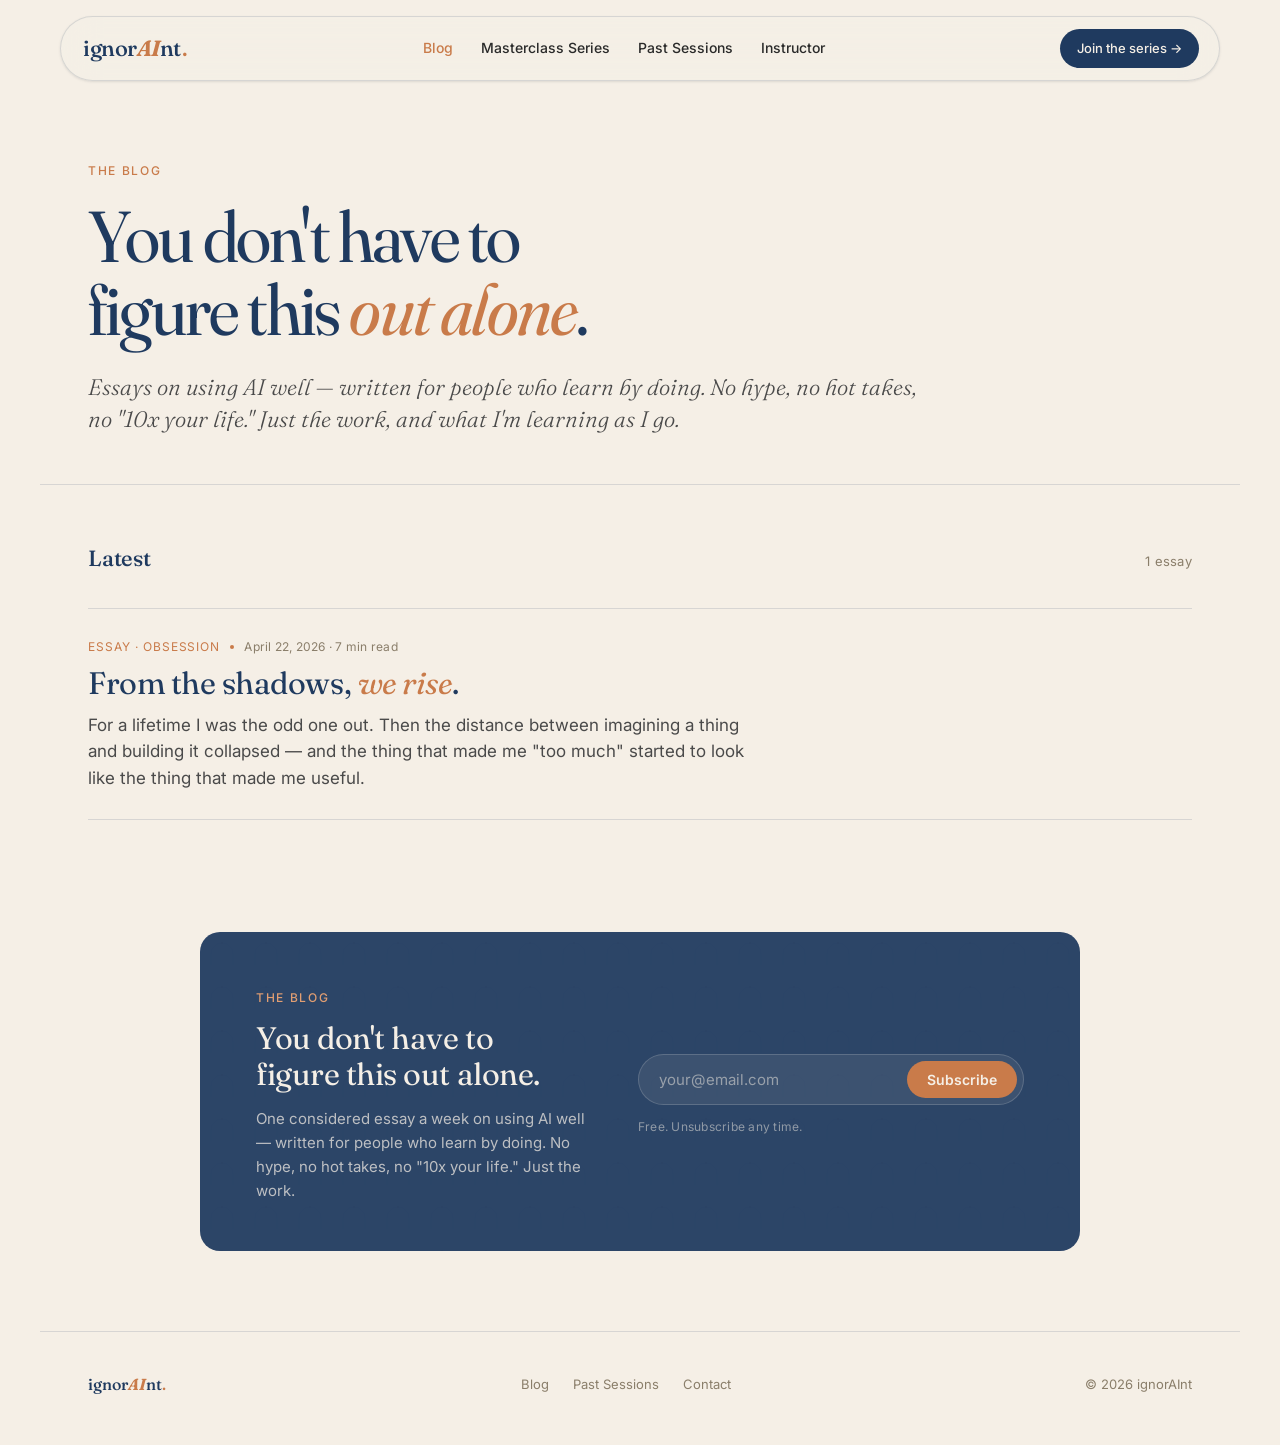
<file: blog/index.html>
<!doctype html>
<html lang="en">
<head>
<meta charset="utf-8">
<title>The IgnorAInt Blog — Essays on using AI well</title>
<meta name="viewport" content="width=device-width,initial-scale=1">
<meta name="description" content="Essays on using AI well — written for people who learn by doing. No hype, no hot takes. Just the work, in the open.">
<meta name="author" content="Addie Agarwal">
<link rel="canonical" href="https://ignoraint.com/blog/">

<!-- Open Graph -->
<meta property="og:type" content="website">
<meta property="og:site_name" content="IgnorAInt">
<meta property="og:title" content="The IgnorAInt Blog — Essays on using AI well">
<meta property="og:description" content="Essays on using AI well — written for people who learn by doing. No hype, no hot takes. Just the work.">
<meta property="og:url" content="https://ignoraint.com/blog/">
<meta property="og:image" content="https://ignoraint.com/assets/og-blog.png">
<meta property="og:image:width" content="1200">
<meta property="og:image:height" content="630">
<meta property="og:image:alt" content="The IgnorAInt Blog — You don't have to figure this out alone.">
<meta property="og:locale" content="en_US">

<!-- Twitter -->
<meta name="twitter:card" content="summary_large_image">
<meta name="twitter:title" content="The IgnorAInt Blog — Essays on using AI well">
<meta name="twitter:description" content="Essays on using AI well — written for people who learn by doing. No hype, no hot takes.">
<meta name="twitter:image" content="https://ignoraint.com/assets/og-blog.png">

<!-- Icons -->
<link rel="icon" type="image/x-icon" href="/favicon.ico">
<link rel="icon" type="image/svg+xml" href="../assets/mark.svg">
<link rel="apple-touch-icon" href="../assets/mark.svg">

<!-- Font performance hints -->
<link rel="preconnect" href="https://fonts.googleapis.com">
<link rel="preconnect" href="https://fonts.gstatic.com" crossorigin>

<!-- Structured data -->
<script type="application/ld+json">
{
  "@context": "https://schema.org",
  "@type": "Blog",
  "name": "The IgnorAInt Blog",
  "description": "Essays on using AI well — written for people who learn by doing.",
  "url": "https://ignoraint.com/blog/",
  "publisher": {
    "@type": "Organization",
    "name": "IgnorAInt",
    "logo": {
      "@type": "ImageObject",
      "url": "https://ignoraint.com/assets/logo.svg"
    }
  },
  "author": {
    "@type": "Person",
    "name": "Addie Agarwal",
    "jobTitle": "CTO & Director of Marketing, XSITE Capital"
  },
  "inLanguage": "en-US"
}
</script>

<style id="design-system-tokens">
@import url("https://fonts.googleapis.com/css2?family=Fraunces:opsz,wght@9..144,300;9..144,400;9..144,500;9..144,600;9..144,700;9..144,800&family=Inter:wght@300;400;500;600;700&display=swap");

:root {
  --paper: #F5EFE6; --paper-tint: #FAF6EE; --paper-deep: #EDE4D4;
  --ink: #1F3A5F; --ink-deep: #162A45; --ink-soft: #3C5679;
  --ember: #C97B4A; --ember-deep: #A8612F; --ember-soft: #E19E72;
  --char: #2A2A2A; --char-soft: #4A4A4A;
  --neutral-500: #8A7E6A;
  --border-1: rgba(31, 58, 95, 0.14); --border-2: rgba(31, 58, 95, 0.28);
  --font-serif: "Fraunces", "Charter", "Iowan Old Style", "Georgia", serif;
  --font-sans: "Inter", "Helvetica Neue", "Helvetica", "Arial", sans-serif;
  --radius-md: 8px; --radius-lg: 14px; --radius-xl: 20px;
  --shadow-sm: 0 1px 3px rgba(31, 38, 47, 0.08), 0 1px 2px rgba(31, 38, 47, 0.04);
  --shadow-md: 0 4px 12px rgba(31, 38, 47, 0.08), 0 2px 4px rgba(31, 38, 47, 0.04);
  --ease-standard: cubic-bezier(0.2, 0.7, 0.2, 1);
}
* { box-sizing: border-box; }
html, body { background: var(--paper); color: var(--char); margin: 0; padding: 0; }
body {
  font-family: var(--font-sans);
  line-height: 1.6;
  -webkit-font-smoothing: antialiased;
}
a { color: inherit; }

/* ----- Nav — matches site standard ----- */
.site-nav-outer {
  position: sticky;
  top: 16px;
  z-index: 50;
  padding: 0 24px;
  margin-top: 16px;
}
.site-nav {
  max-width: 1160px;
  margin: 0 auto;
  display: flex;
  align-items: center;
  justify-content: space-between;
  padding: 12px 20px 12px 22px;
  background: rgba(245,239,230,0.82);
  backdrop-filter: blur(18px);
  -webkit-backdrop-filter: blur(18px);
  border: 1px solid rgba(31,58,95,0.14);
  border-radius: 999px;
  box-shadow: 0 1px 3px rgba(31,38,47,.08), 0 1px 2px rgba(31,38,47,.04);
}
.nav-word {
  font-family: var(--font-serif);
  font-weight: 500;
  font-size: 22px;
  letter-spacing: -0.02em;
  color: var(--ink);
  text-decoration: none;
  display: inline-flex;
  align-items: baseline;
}
.nav-word .ai { color: var(--ember); font-weight: 700; font-style: italic; }
.nav-word .dot-period { color: var(--ember); margin-left: 1px; }
.nav-mid {
  display: flex;
  gap: 28px;
  font-family: var(--font-sans);
  font-size: 14px;
  font-weight: 500;
}
.nav-mid a { color: var(--fg-1); text-decoration: none; transition: color 200ms; }
.nav-mid a:hover { color: var(--ember); }
.nav-toggle {
  display: none;
  flex-direction: column;
  justify-content: center;
  align-items: center;
  width: 40px; height: 40px;
  background: transparent; border: none;
  cursor: pointer; border-radius: 8px; position: relative;
}
.nav-toggle span {
  position: absolute; width: 20px; height: 1.5px;
  background: var(--ink); transition: all 200ms;
}
.nav-toggle span:nth-child(1) { top: 13px; }
.nav-toggle span:nth-child(2) { top: 19px; }
.nav-toggle span:nth-child(3) { top: 25px; }
.nav-toggle[aria-expanded="true"] span:nth-child(1) { top: 19px; transform: rotate(45deg); }
.nav-toggle[aria-expanded="true"] span:nth-child(2) { opacity: 0; }
.nav-toggle[aria-expanded="true"] span:nth-child(3) { top: 19px; transform: rotate(-45deg); }
.nav-drawer {
  display: none; flex-direction: column;
  background: var(--paper-tint);
  border: 1px solid rgba(31,58,95,.1);
  border-radius: 16px; margin-top: 8px;
  padding: 8px 0;
  box-shadow: 0 4px 12px rgba(31,38,47,.08);
}
.nav-drawer.open { display: flex; }
.nav-drawer a {
  font-size: 15px; font-weight: 500; color: var(--fg-1);
  text-decoration: none; padding: 14px 22px;
  border-bottom: 1px solid rgba(31,58,95,.06); transition: color 180ms;
}
.nav-drawer a:last-child { border-bottom: none; }
.nav-drawer a:hover { color: var(--ember); }
.btn {
  font-family: var(--font-sans); font-size: 15px; font-weight: 500;
  padding: 12px 22px; border-radius: 999px; border: none; cursor: pointer;
  text-decoration: none; display: inline-flex; align-items: center;
  gap: 8px; transition: all 200ms; white-space: nowrap;
}
.btn-sm { font-size: 13px; padding: 9px 17px; }
.btn-primary { background: var(--ink); color: var(--paper); }
.btn-primary:hover { background: var(--ink-deep); transform: translateY(-1px); }
@media (max-width: 800px) {
  .nav-mid { display: none; }
  .nav-toggle { display: flex; }
  .site-nav-outer { padding: 0 16px; }
  .site-nav { padding: 10px 14px 10px 18px; }
  .nav-word { font-size: 19px; }
}

/* ----- Masthead ----- */
.masthead {
  max-width: 1200px;
  margin: 0 auto;
  padding: 80px 48px 48px;
  border-bottom: 1px solid var(--border-1);
}
.masthead .eyebrow {
  font-family: var(--font-sans);
  font-weight: 500;
  font-size: 12px;
  letter-spacing: 0.14em;
  text-transform: uppercase;
  color: var(--ember);
  margin: 0 0 20px;
}
.masthead h1 {
  font-family: var(--font-serif);
  font-weight: 400;
  font-size: clamp(2.5rem, 5vw + 0.5rem, 5rem);
  line-height: 1.02;
  letter-spacing: -0.025em;
  color: var(--ink);
  font-variation-settings: "opsz" 144, "SOFT" 30;
  margin: 0 0 24px;
  max-width: 18ch;
  text-wrap: balance;
}
.masthead h1 em {
  font-style: italic;
  color: var(--ember);
  font-weight: 400;
}
.masthead .lede {
  font-family: var(--font-serif);
  font-weight: 300;
  font-style: italic;
  font-size: clamp(1.125rem, 1vw + 0.6rem, 1.4rem);
  line-height: 1.45;
  color: var(--char-soft);
  max-width: 38em;
  margin: 0;
}

/* ----- Posts list ----- */
.posts {
  max-width: 1200px;
  margin: 0 auto;
  padding: 56px 48px 40px;
}
.posts-head {
  display: flex;
  align-items: baseline;
  justify-content: space-between;
  margin: 0 0 32px;
}
.posts-head h2 {
  font-family: var(--font-serif);
  font-weight: 500;
  font-size: 22px;
  color: var(--ink);
  margin: 0;
  letter-spacing: -0.01em;
}
.posts-head .count {
  font-size: 13px;
  color: var(--neutral-500);
  letter-spacing: 0.02em;
}
.post-card {
  display: block;
  padding: 28px 0;
  border-top: 1px solid var(--border-1);
  text-decoration: none;
  color: inherit;
  transition: transform 200ms var(--ease-standard);
}
.post-card:last-child { border-bottom: 1px solid var(--border-1); }
.post-card:hover { transform: translateX(4px); }
.post-card:hover .post-title { color: var(--ember); }

.post-meta {
  display: flex;
  gap: 10px;
  align-items: center;
  font-family: var(--font-sans);
  font-size: 12px;
  letter-spacing: 0.08em;
  text-transform: uppercase;
  color: var(--ember);
  margin-bottom: 10px;
}
.post-meta .dot { width: 4px; height: 4px; border-radius: 999px; background: var(--ember); }
.post-meta .muted { color: var(--neutral-500); text-transform: none; letter-spacing: 0.02em; }

.post-title {
  font-family: var(--font-serif);
  font-weight: 400;
  font-size: clamp(1.625rem, 1.8vw + 0.5rem, 2.25rem);
  line-height: 1.15;
  color: var(--ink);
  margin: 0 0 10px;
  letter-spacing: -0.015em;
  text-wrap: balance;
  transition: color 200ms var(--ease-standard);
}
.post-title em { font-style: italic; color: var(--ember); }
.post-dek {
  font-family: var(--font-sans);
  font-size: 17px;
  line-height: 1.55;
  color: var(--char-soft);
  margin: 0;
  max-width: 40em;
}

/* ----- Subscribe CTA ----- */
.cta-card {
  max-width: 880px;
  margin: 72px auto 0;
  background: var(--ink);
  color: var(--paper);
  border-radius: 20px;
  padding: 56px 56px 48px;
  display: grid;
  grid-template-columns: 1.2fr 1fr;
  gap: 48px;
  align-items: center;
  position: relative;
  overflow: hidden;
}
.cta-card .pattern-bg {
  position: absolute;
  inset: 0;
  background-image: url("../assets/pattern-arches.svg");
  background-size: 220px;
  opacity: 0.06;
  pointer-events: none;
}
.cta-card > * { position: relative; z-index: 1; }
.cta-eyebrow {
  font-family: var(--font-sans);
  font-weight: 500;
  font-size: 12px;
  letter-spacing: 0.14em;
  text-transform: uppercase;
  color: var(--ember-soft);
  margin-bottom: 14px;
}
.cta-title {
  font-family: var(--font-serif);
  font-weight: 400;
  font-size: clamp(1.6rem, 1.8vw + 0.5rem, 2.1rem);
  line-height: 1.15;
  color: var(--paper);
  letter-spacing: -0.015em;
  margin: 0 0 14px;
  text-wrap: balance;
}
.cta-sub {
  font-family: var(--font-sans);
  font-size: 15px;
  line-height: 1.6;
  color: rgba(245, 239, 230, 0.72);
  margin: 0;
  max-width: 26em;
}
.cta-form { display: flex; flex-direction: column; gap: 12px; }
.cta-input-row {
  display: flex; gap: 8px;
  background: rgba(245, 239, 230, 0.08);
  border: 1px solid rgba(245, 239, 230, 0.18);
  border-radius: 999px;
  padding: 6px 6px 6px 20px;
  transition: border-color 200ms var(--ease-standard);
}
.cta-input-row:focus-within { border-color: var(--ember-soft); }
.cta-input-row input {
  flex: 1; background: transparent; border: none; outline: none;
  color: var(--paper);
  font-family: var(--font-sans);
  font-size: 15px;
  padding: 8px 0;
}
.cta-input-row input::placeholder { color: rgba(245, 239, 230, 0.5); }
.cta-btn {
  background: var(--ember); color: var(--paper);
  border: none;
  border-radius: 999px;
  padding: 10px 20px;
  font-family: var(--font-sans);
  font-size: 14px;
  font-weight: 600;
  cursor: pointer;
  transition: background 200ms var(--ease-standard);
}
.cta-btn:hover:not(:disabled) { background: var(--ember-deep); }
.cta-btn:disabled { opacity: 0.7; cursor: default; }
.cta-foot {
  font-family: var(--font-sans);
  font-size: 12px;
  color: rgba(245, 239, 230, 0.5);
  margin: 0;
  letter-spacing: 0.02em;
}

/* ----- Footer ----- */
.site-footer {
  max-width: 1200px;
  margin: 80px auto 0;
  padding: 40px 48px 48px;
  border-top: 1px solid var(--border-1);
  display: flex;
  justify-content: space-between;
  align-items: center;
  font-family: var(--font-sans);
  font-size: 13px;
  color: var(--neutral-500);
}
.site-footer .wordmark { font-size: 16px; color: var(--ink); text-decoration: none; font-family: var(--font-serif); font-weight: 500; }
.site-footer .wordmark .ai { color: var(--ember); font-weight: 700; font-style: italic; }
.site-footer .wordmark .period { color: var(--ember); }
.footer-links { display: flex; gap: 24px; }
.footer-links a { color: var(--neutral-500); text-decoration: none; }
.footer-links a:hover { color: var(--ember); }

@media (max-width: 780px) {
  .masthead { padding: 56px 24px 36px; }
  .posts { padding: 40px 24px 28px; }
  .cta-card {
    grid-template-columns: 1fr;
    padding: 40px 28px 36px;
    gap: 28px;
  }
  .site-footer {
    flex-direction: column;
    gap: 16px;
    align-items: flex-start;
    padding: 32px 24px;
  }
}
</style>
</head>
<body>

<div class="site-nav-outer">
  <nav class="site-nav">
    <a class="nav-word" href="../index.html">ignor<span class="ai">AI</span>nt<span class="dot-period">.</span></a>
    <div class="nav-mid">
      <a href="index.html" style="color:var(--ember);">Blog</a>
      <a href="../masterclass-series.html">Masterclass Series</a>
      <a href="../past-sessions.html">Past Sessions</a>
      <a href="../index.html#instructor">Instructor</a>
    </div>
    <button class="nav-toggle" id="nav-toggle" aria-label="Toggle menu" aria-controls="nav-drawer" aria-expanded="false">
      <span></span><span></span><span></span>
    </button>
    <a href="../masterclass-series.html" class="btn btn-primary btn-sm">Join the series →</a>
  </nav>
  <div class="nav-drawer" id="nav-drawer">
    <a href="index.html" style="color:var(--ember);">Blog</a>
    <a href="../masterclass-series.html">Masterclass Series</a>
    <a href="../past-sessions.html">Past Sessions</a>
    <a href="../index.html#instructor">Instructor</a>
  </div>
</div>

<script>
  (function(){
    var t = document.getElementById('nav-toggle');
    var d = document.getElementById('nav-drawer');
    if (!t || !d) return;
    function close(){ d.classList.remove('open'); t.setAttribute('aria-expanded','false'); }
    t.addEventListener('click', function(){
      var open = d.classList.toggle('open');
      t.setAttribute('aria-expanded', open ? 'true' : 'false');
    });
    d.querySelectorAll('a').forEach(function(a){ a.addEventListener('click', close); });
  })();
</script>

<header class="masthead">
  <p class="eyebrow">The blog</p>
  <h1>You don't have to figure this <em>out alone</em>.</h1>
  <p class="lede">Essays on using AI well — written for people who learn by doing. No hype, no hot takes, no "10x your life." Just the work, and what I'm learning as I go.</p>
</header>

<section class="posts">
  <div class="posts-head">
    <h2>Latest</h2>
    <span class="count">1 essay</span>
  </div>

  <a class="post-card" href="from-the-shadows-we-rise.html">
    <div class="post-meta">
      <span>Essay · Obsession</span>
      <span class="dot"></span>
      <span class="muted"><time datetime="2026-04-22">April 22, 2026</time> · 7 min read</span>
    </div>
    <h3 class="post-title">From the shadows, <em>we rise</em>.</h3>
    <p class="post-dek">For a lifetime I was the odd one out. Then the distance between imagining a thing and building it collapsed — and the thing that made me "too much" started to look like the thing that made me useful.</p>
  </a>
</section>

<section class="cta-card" id="subscribe" aria-label="Subscribe">
  <div class="pattern-bg" aria-hidden="true"></div>
  <div class="cta-text">
    <div class="cta-eyebrow">The blog</div>
    <h2 class="cta-title">You don't have to figure this out alone.</h2>
    <p class="cta-sub">One considered essay a week on using AI well — written for people who learn by doing. No hype, no hot takes, no "10x your life." Just the work.</p>
  </div>
  <form class="cta-form" data-subscribe-form data-source="blog-index-cta">
    <div class="cta-input-row">
      <input type="email" name="email" placeholder="your@email.com" aria-label="Email address" required>
      <button type="submit" class="cta-btn">Subscribe</button>
    </div>
    <label style="position:absolute;left:-9999px;" aria-hidden="true">Don't fill this: <input type="text" name="honey" tabindex="-1" autocomplete="off"></label>
    <p class="cta-foot">Free. Unsubscribe any time.</p>
  </form>
</section>

<footer class="site-footer">
  <a href="../index.html" class="wordmark">ignor<span class="ai">AI</span>nt<span class="period">.</span></a>
  <div class="footer-links">
    <a href="index.html">Blog</a>
    <a href="../past-sessions.html">Past Sessions</a>
    <a href="mailto:grow@beyond9to5club.com">Contact</a>
  </div>
  <span>© 2026 ignorAInt</span>
</footer>

<script>
(function () {
  var ENDPOINT = 'https://qphagqshsrdeefspxhss.supabase.co/functions/v1/subscribe';
  document.querySelectorAll('form[data-subscribe-form]').forEach(function (form) {
    var btn   = form.querySelector('button[type="submit"]');
    var input = form.querySelector('input[name="email"]');
    var foot  = form.querySelector('.cta-foot');
    form.addEventListener('submit', function (e) {
      e.preventDefault();
      if (!input || !input.value) return;
      var body = {
        email:  input.value.trim(),
        source: form.dataset.source || 'blog-cta',
        honey:  (form.querySelector('[name="honey"]') || {}).value || ''
      };
      if (btn) { btn.disabled = true; btn.textContent = 'Subscribing…'; }
      fetch(ENDPOINT, {
        method: 'POST',
        headers: { 'Content-Type': 'application/json' },
        body: JSON.stringify(body),
      })
      .then(function (r) { return r.json().catch(function () { return {}; }).then(function (j) { return { ok: r.ok, body: j }; }); })
      .then(function (r) {
        if (!r.ok || r.body.error) {
          if (foot) foot.textContent = r.body.error || 'Something went wrong — please try again.';
          if (btn) { btn.disabled = false; btn.textContent = 'Subscribe'; }
          return;
        }
        if (input) input.value = '';
        if (foot) foot.textContent = r.body.message || 'Thanks — a welcome note is on its way.';
        if (btn) { btn.disabled = true; btn.textContent = 'Subscribed ✓'; }
      })
      .catch(function () {
        if (foot) foot.textContent = 'Network error — please try again.';
        if (btn) { btn.disabled = false; btn.textContent = 'Subscribe'; }
      });
    });
  });
})();
</script>
</body>
</html>
</file>
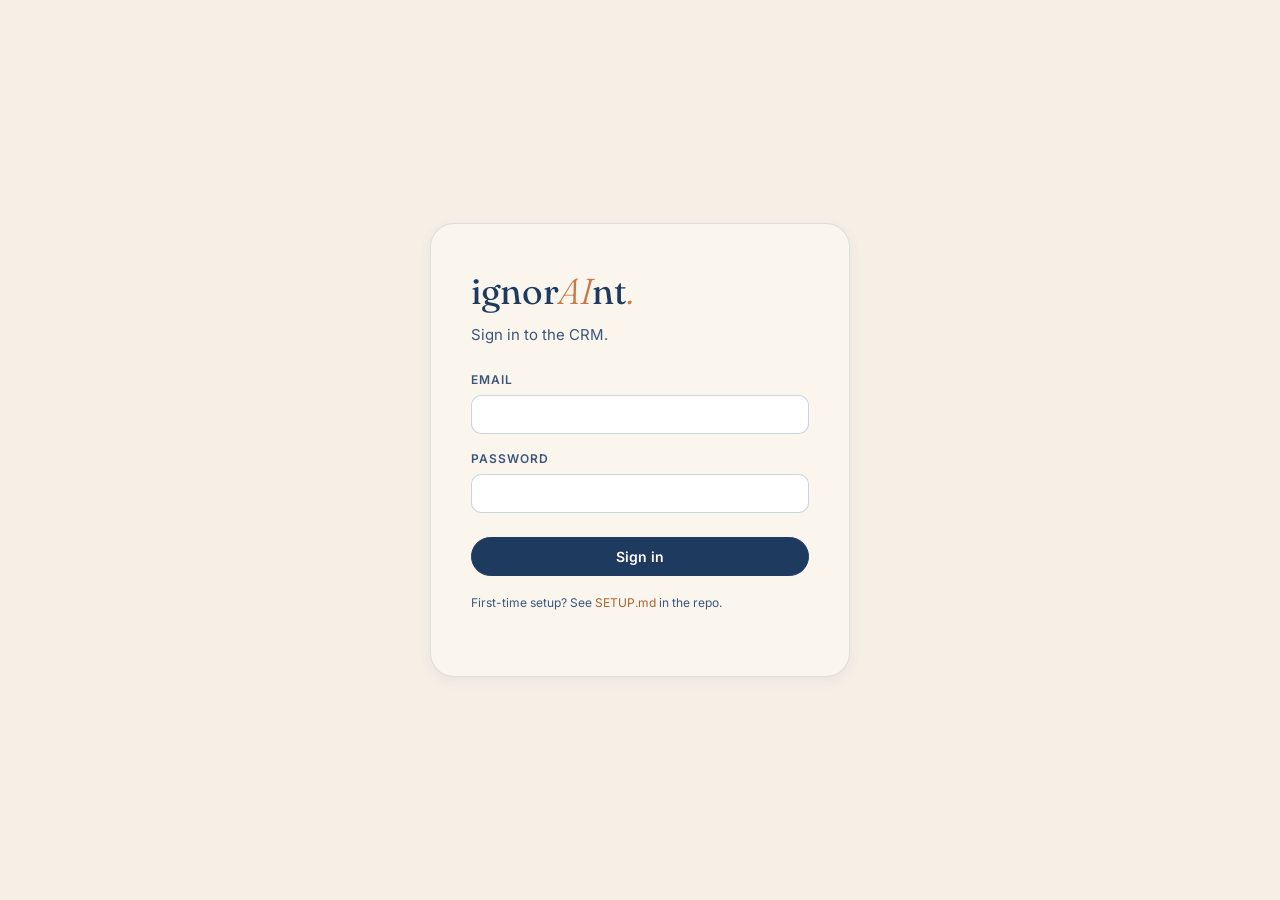
<file: crm/index.html>
<!DOCTYPE html>
<html lang="en">
<head>
  <meta charset="UTF-8" />
  <meta name="viewport" content="width=device-width, initial-scale=1" />
  <meta name="robots" content="noindex, nofollow" />
  <title>IgnorAInt CRM</title>
  <link rel="icon" href="/assets/mark.svg" />
  <link rel="preconnect" href="https://fonts.googleapis.com" />
  <link rel="preconnect" href="https://fonts.gstatic.com" crossorigin />
  <link href="https://fonts.googleapis.com/css2?family=Fraunces:ital,opsz,wght@0,9..144,300..600;1,9..144,300..500&family=Inter:wght@400;500;600;700&display=swap" rel="stylesheet" />
  <link rel="stylesheet" href="styles.css" />
</head>
<body>

  <!-- LOGIN VIEW -->
  <div id="view-login" class="login-wrap">
    <div class="login-card">
      <h1>ignor<span class="wordmark">AI</span>nt<span class="wordmark">.</span></h1>
      <p>Sign in to the CRM.</p>
      <form id="login-form">
        <div class="field">
          <label for="login-email">Email</label>
          <input id="login-email" type="email" required autocomplete="email" />
        </div>
        <div class="field">
          <label for="login-password">Password</label>
          <input id="login-password" type="password" required autocomplete="current-password" />
        </div>
        <button type="submit" id="login-submit">Sign in</button>
      </form>
      <p style="margin-top: 18px; font-size: 12px; color: var(--ink-soft);">
        First-time setup? See <a href="../SETUP.md">SETUP.md</a> in the repo.
      </p>
    </div>
  </div>

  <!-- APP VIEW -->
  <div id="view-app" class="app hidden">
    <aside class="sidebar">
      <div class="brand">ignor<span class="ai">AI</span>nt<span class="dot">.</span></div>
      <a class="nav-item active" data-route="dashboard" href="#dashboard">Dashboard</a>
      <a class="nav-item"        data-route="contacts"  href="#contacts">Contacts</a>
      <a class="nav-item"        data-route="lists"     href="#lists">Lists</a>
      <a class="nav-item"        data-route="campaigns" href="#campaigns">Campaigns</a>
      <div class="sidebar-footer">
        <div id="user-email">—</div>
        <button class="signout" id="signout">Sign out</button>
      </div>
    </aside>

    <main class="main" id="main"></main>
  </div>

  <!-- TOAST -->
  <div id="toast" class="toast hidden"></div>

  <!-- Supabase JS client (loaded as ES module from esm.sh) -->
  <script type="module" src="config.js"></script>
  <script type="module" src="app.js"></script>
</body>
</html>
</file>
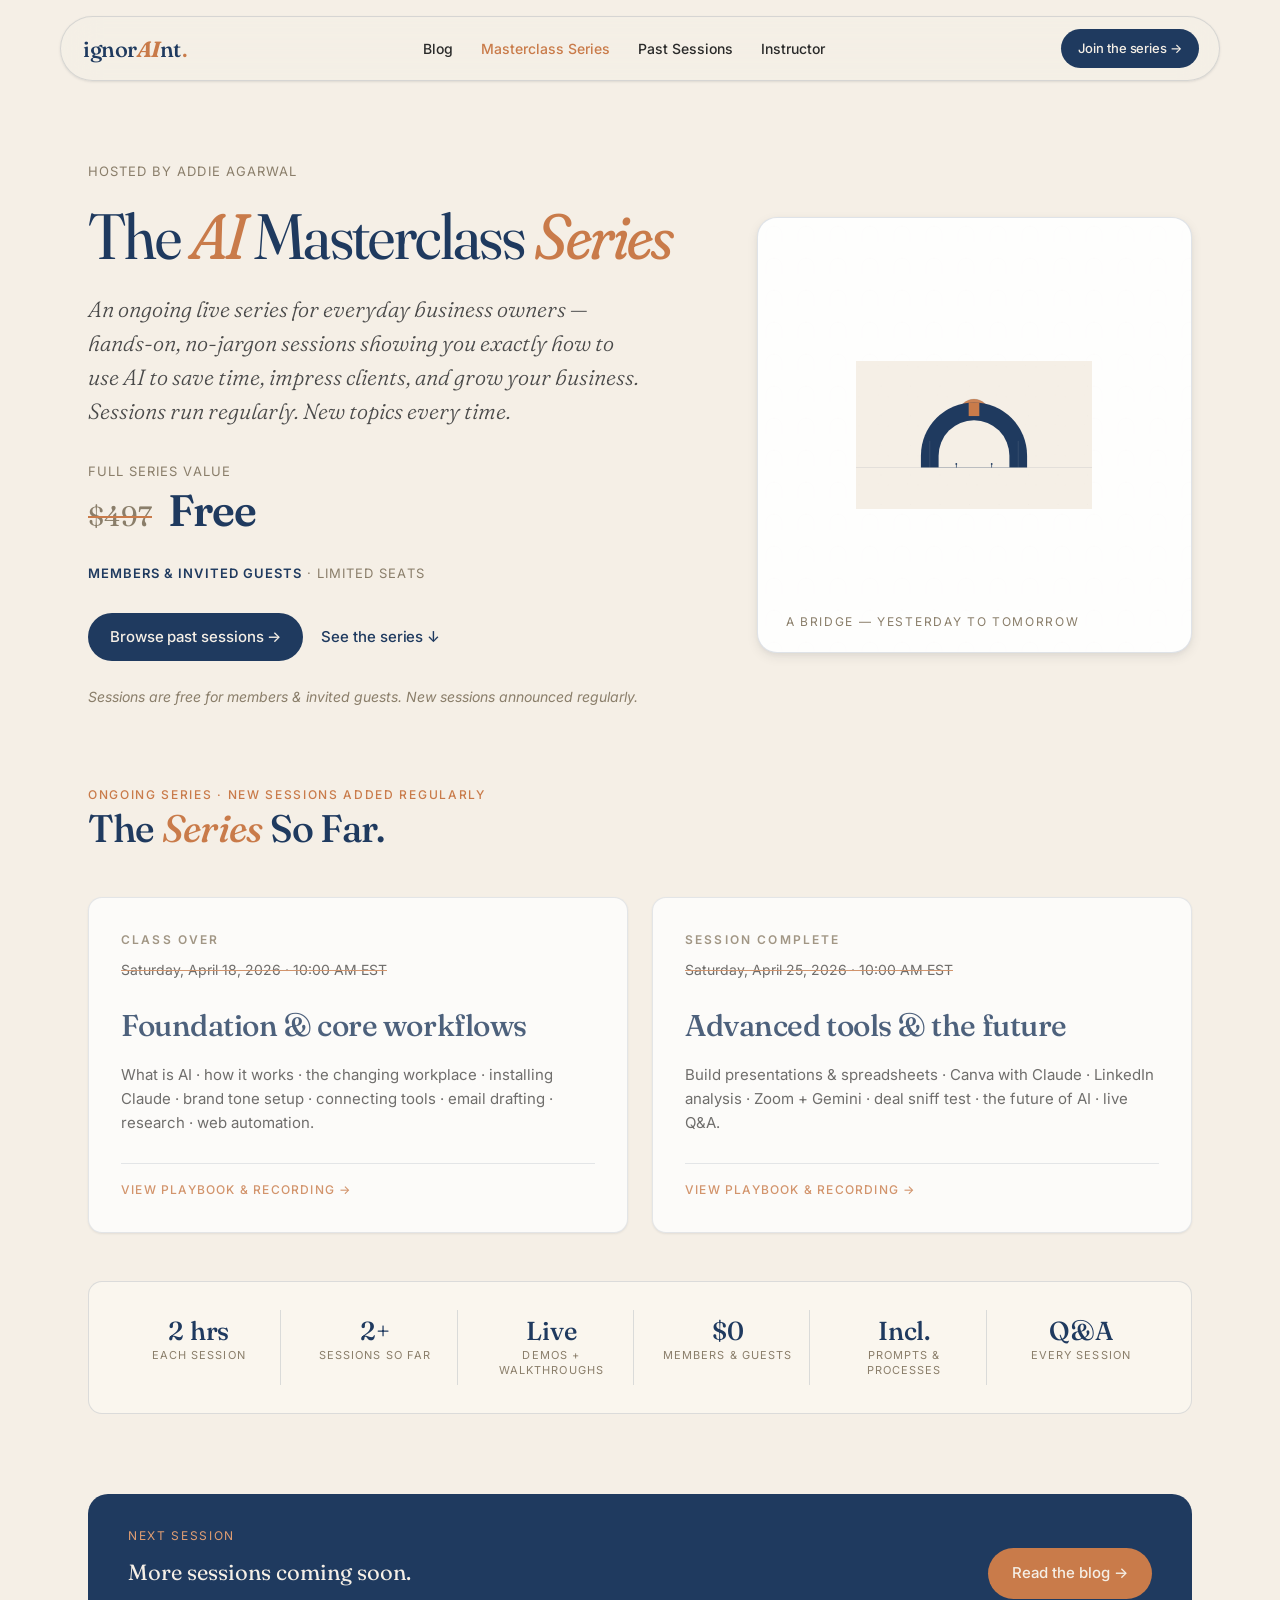
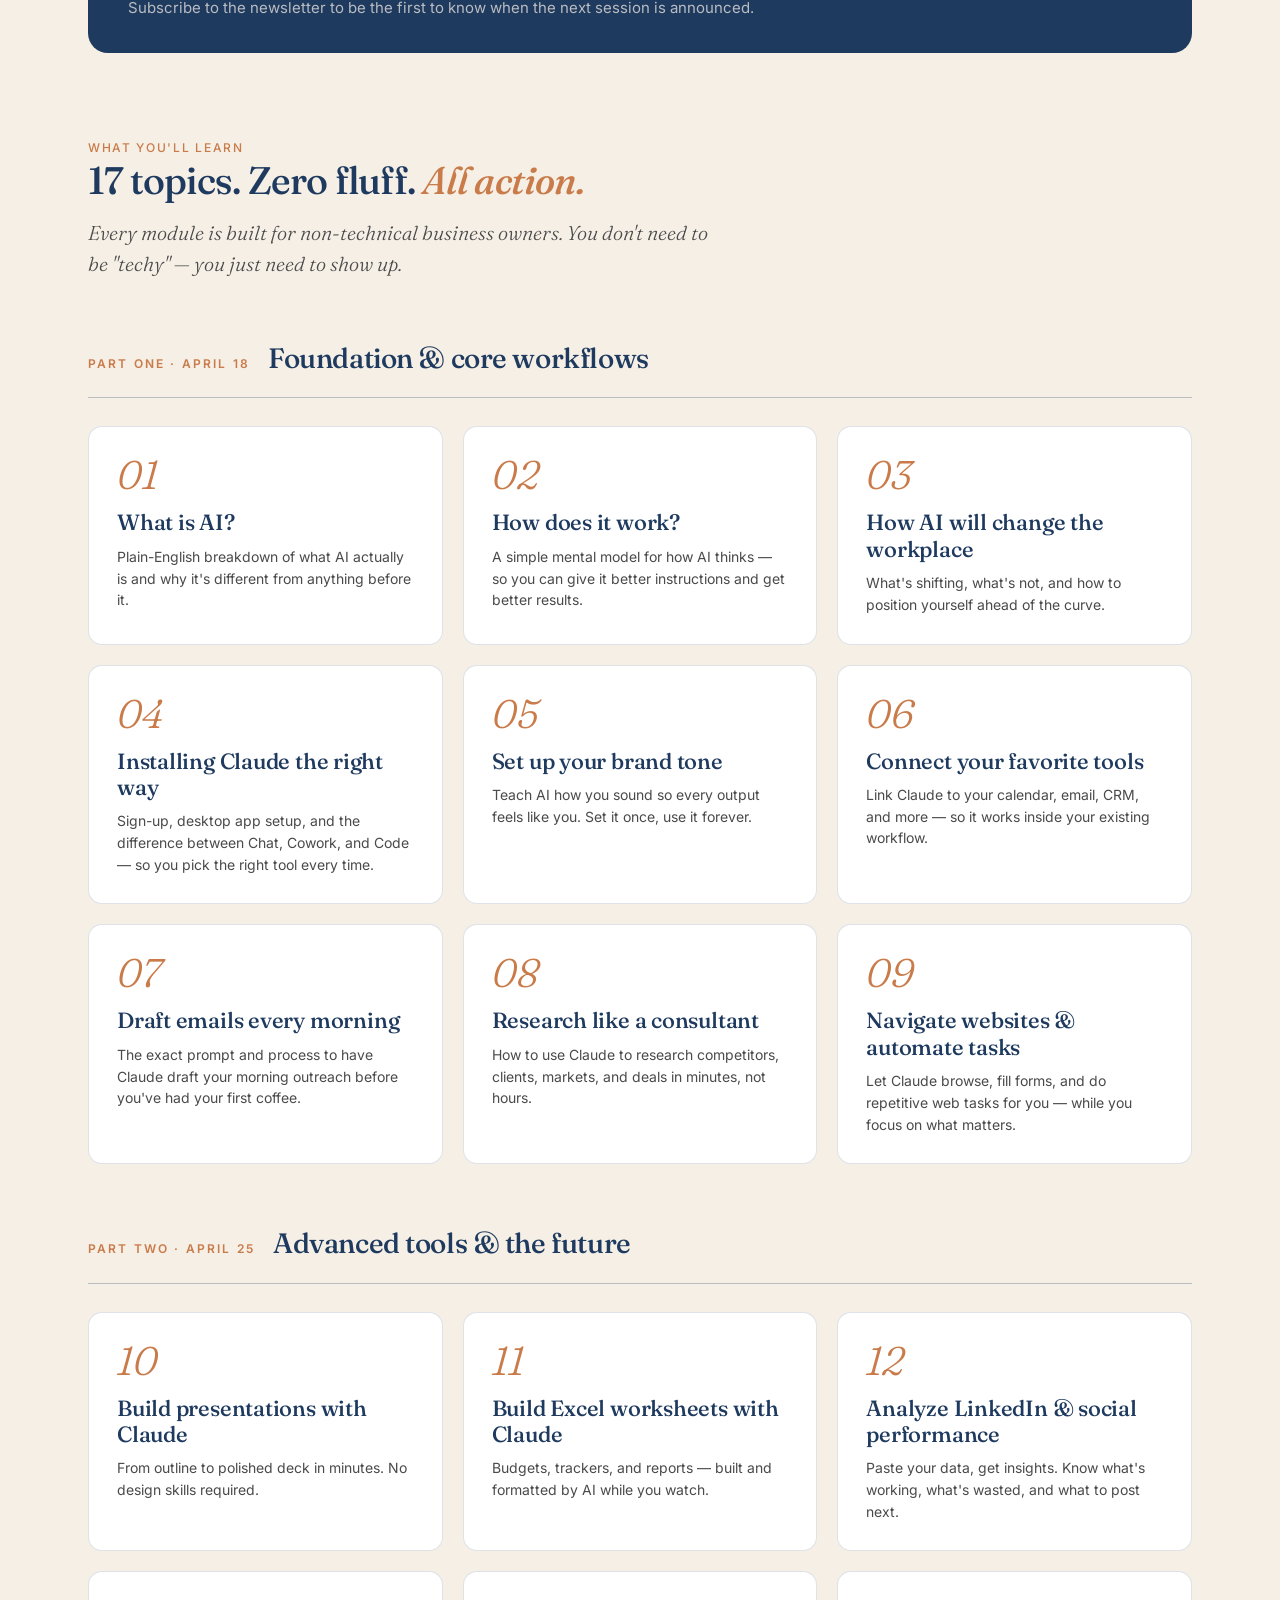
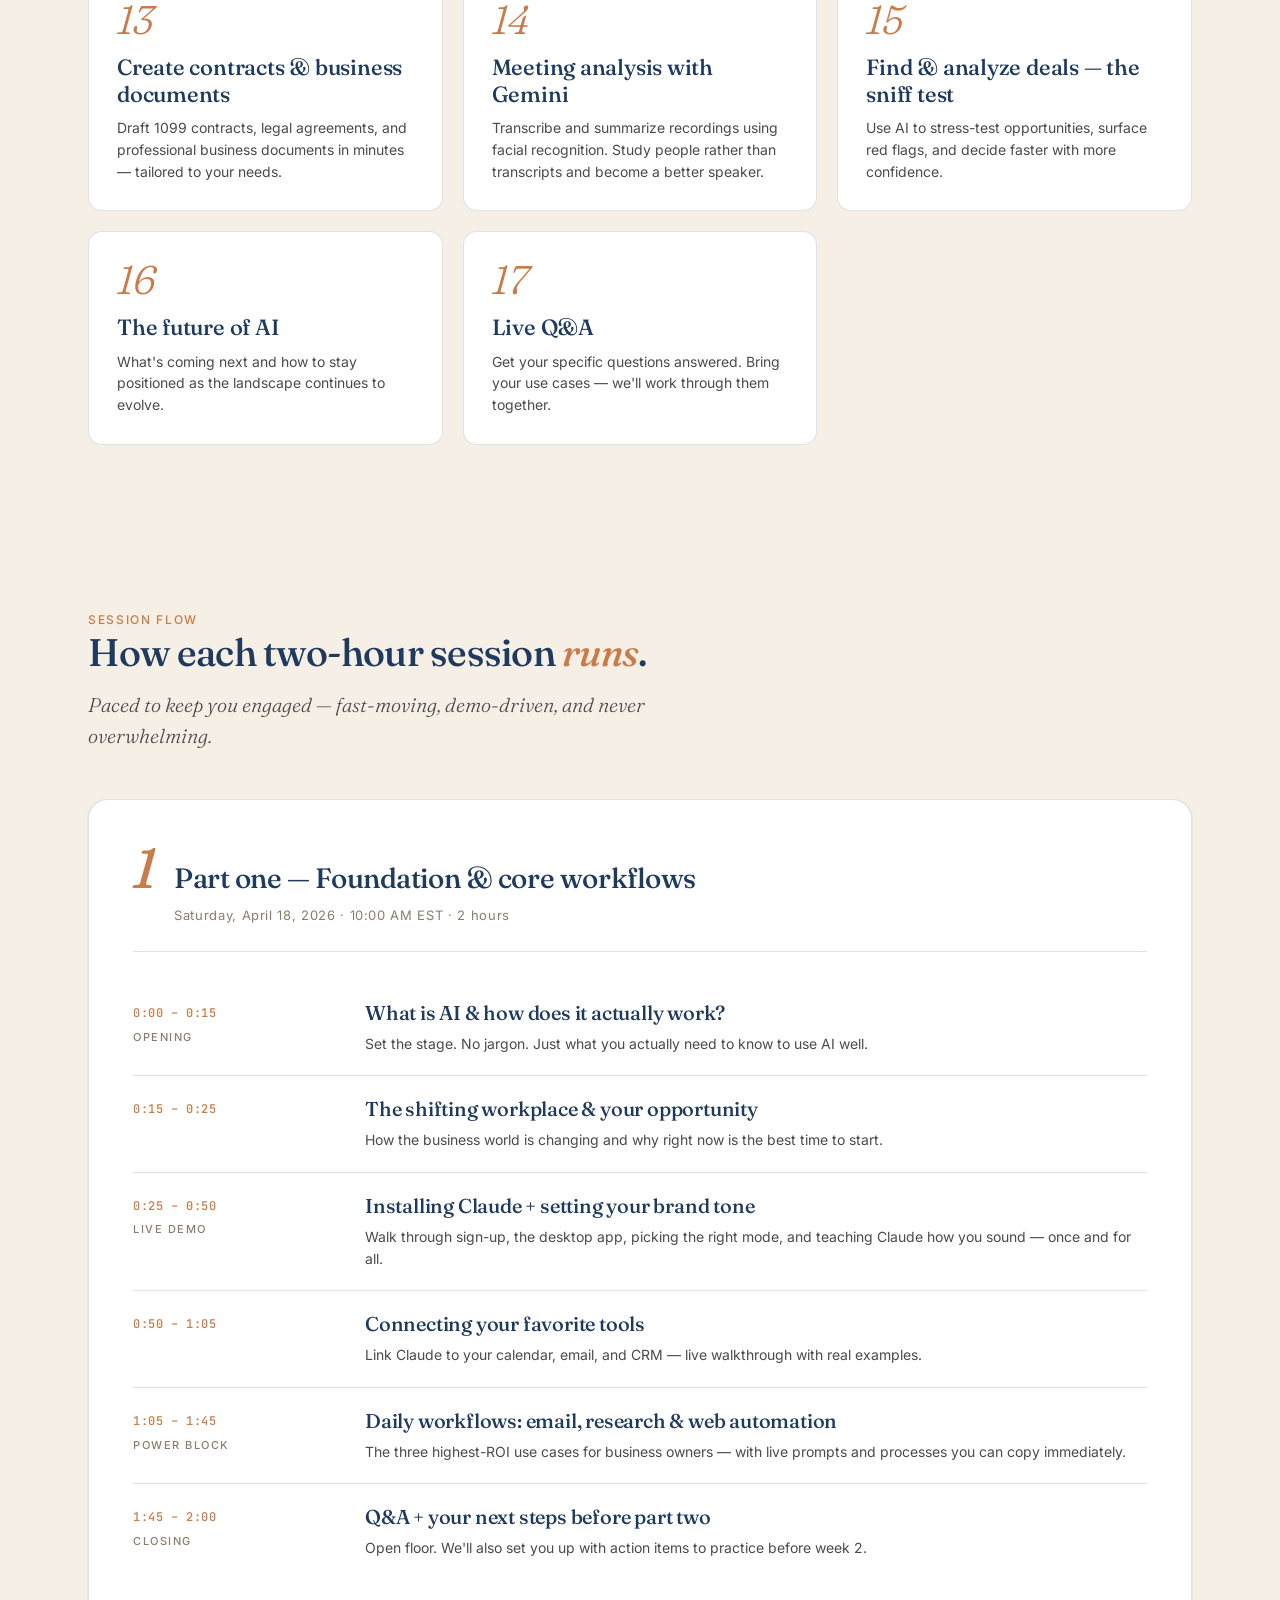
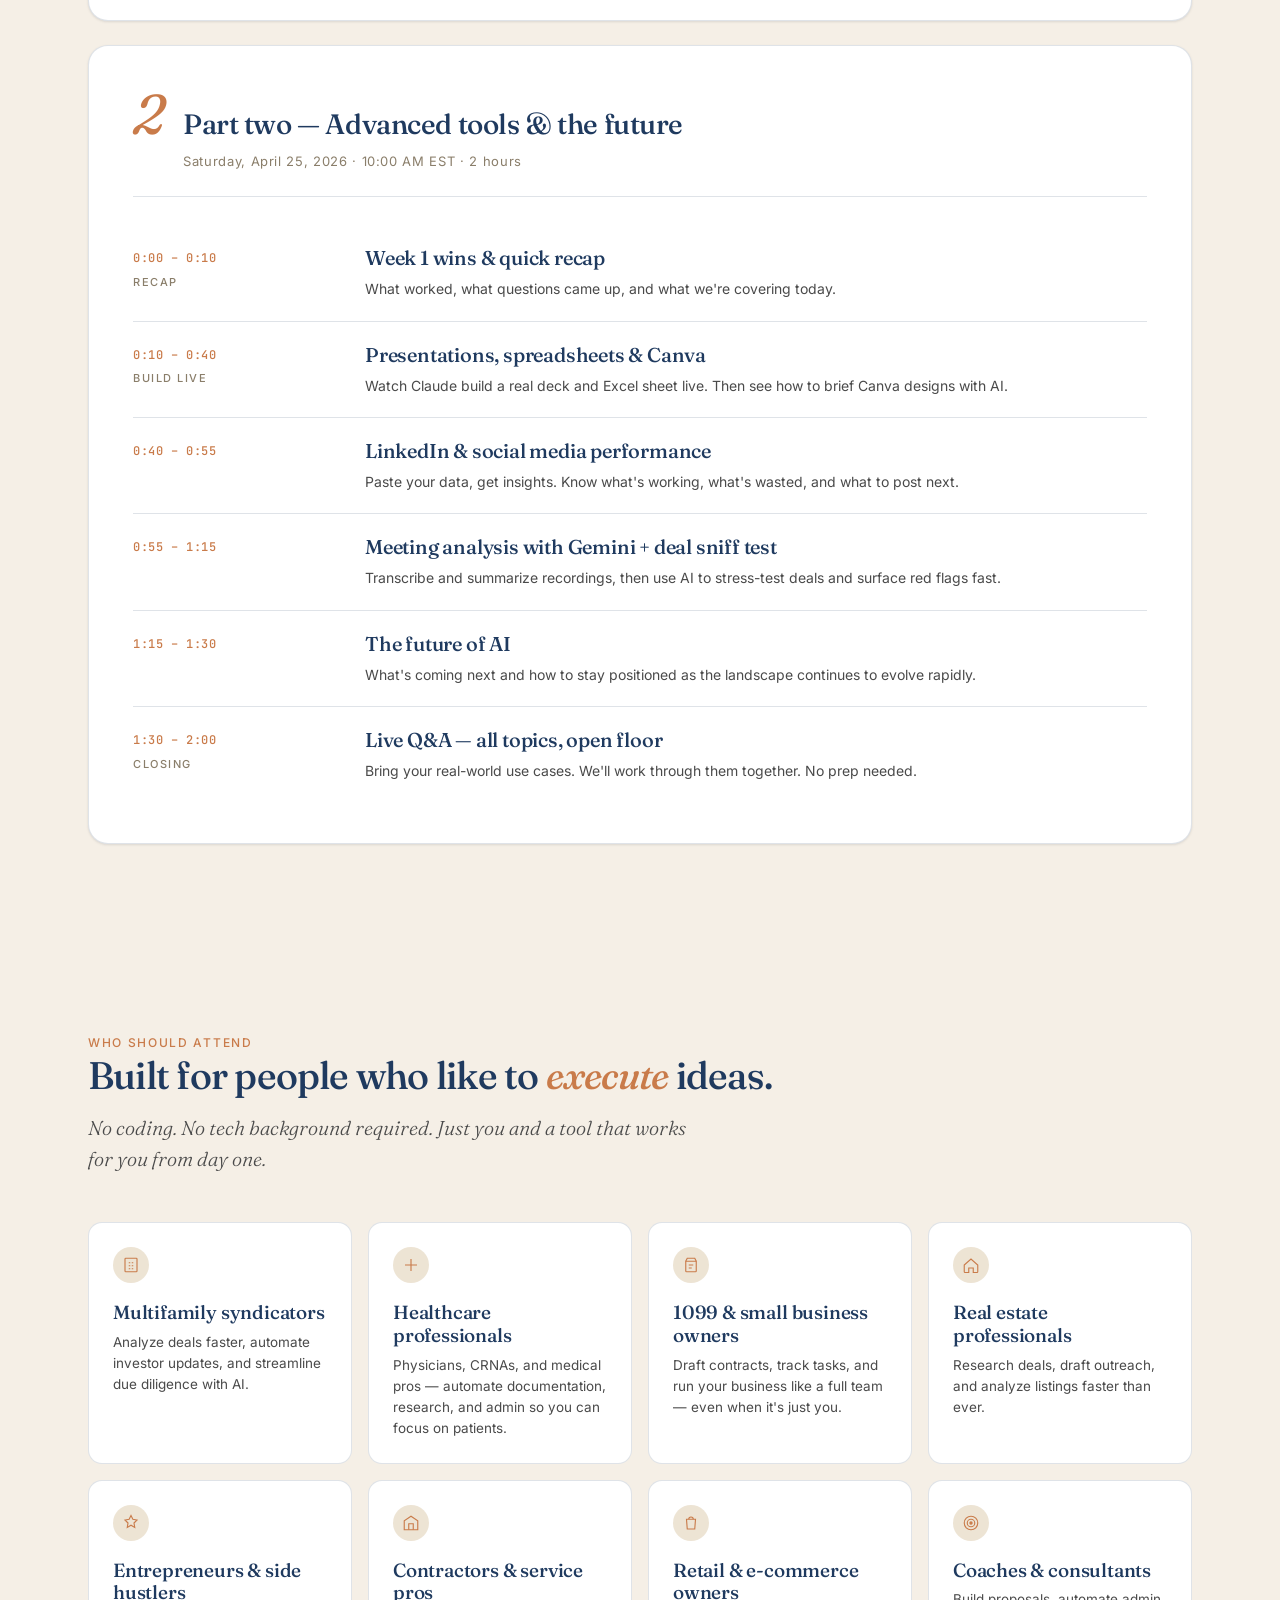
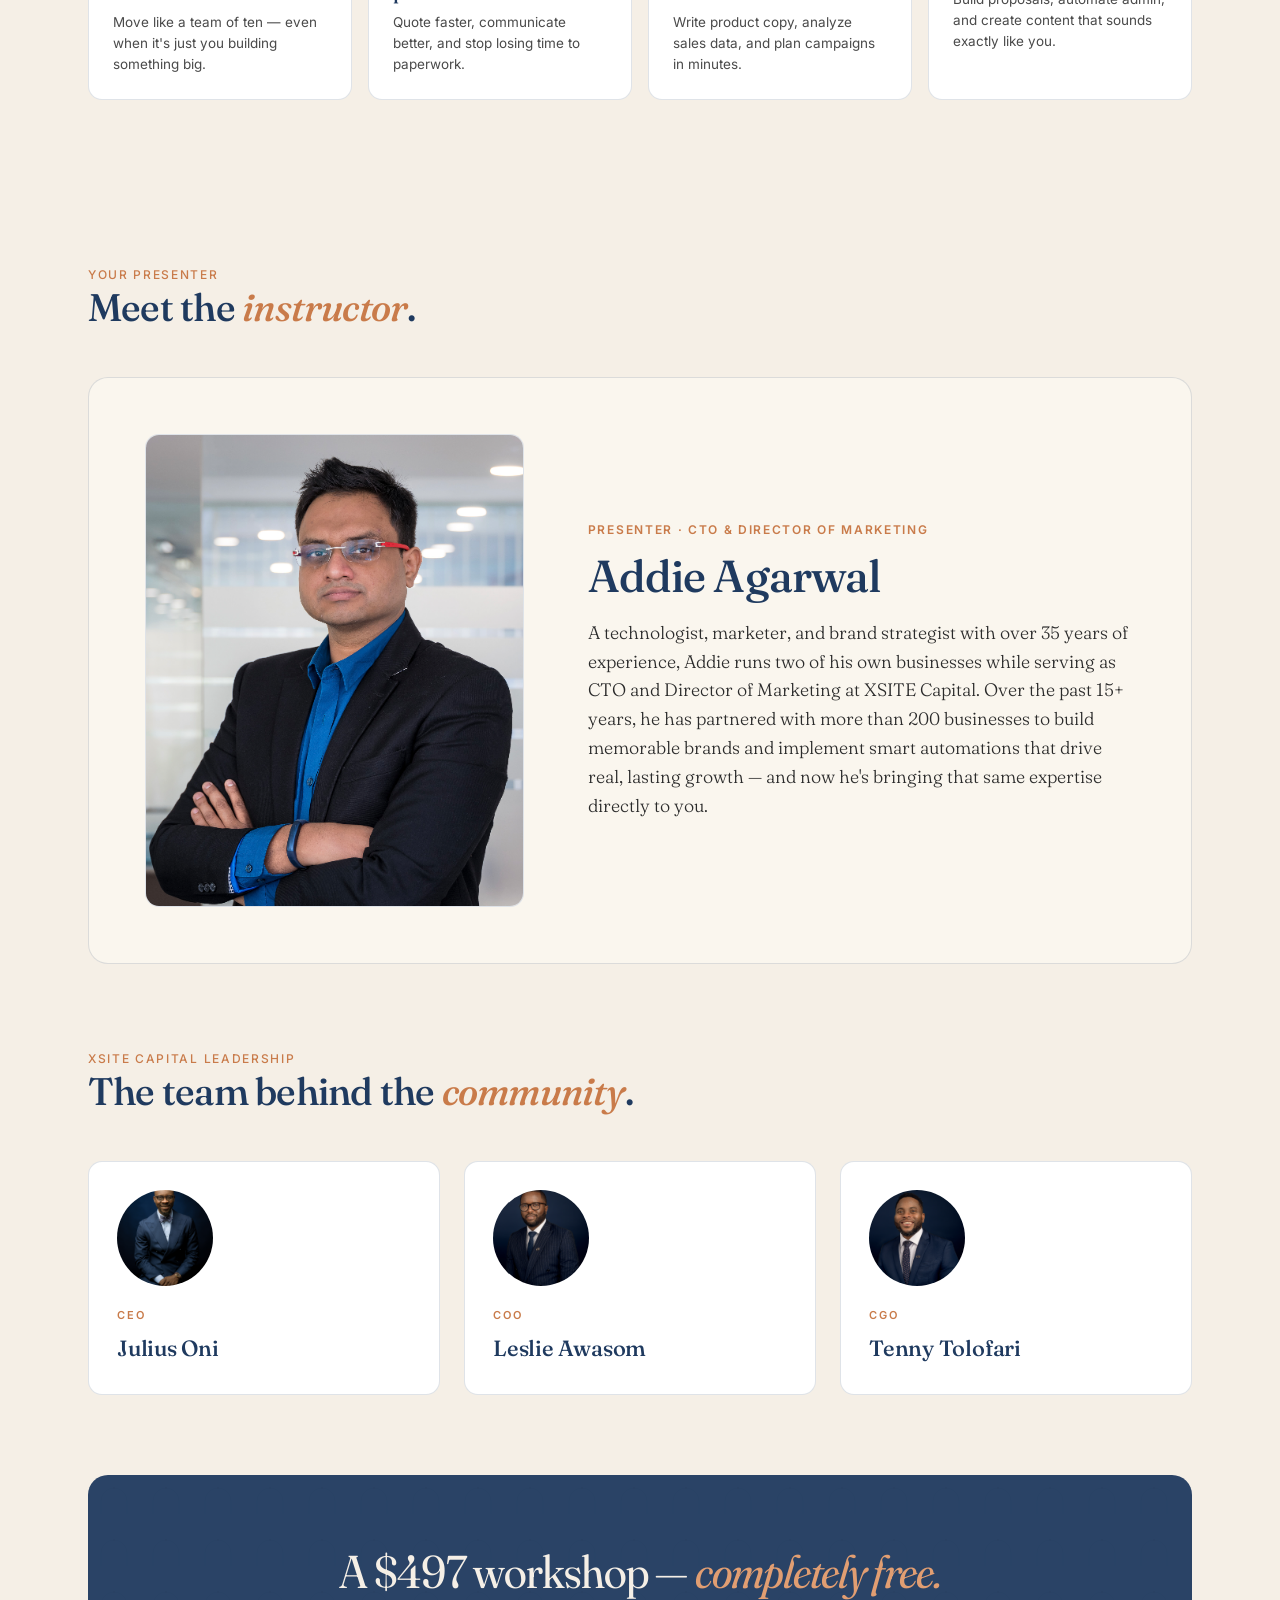
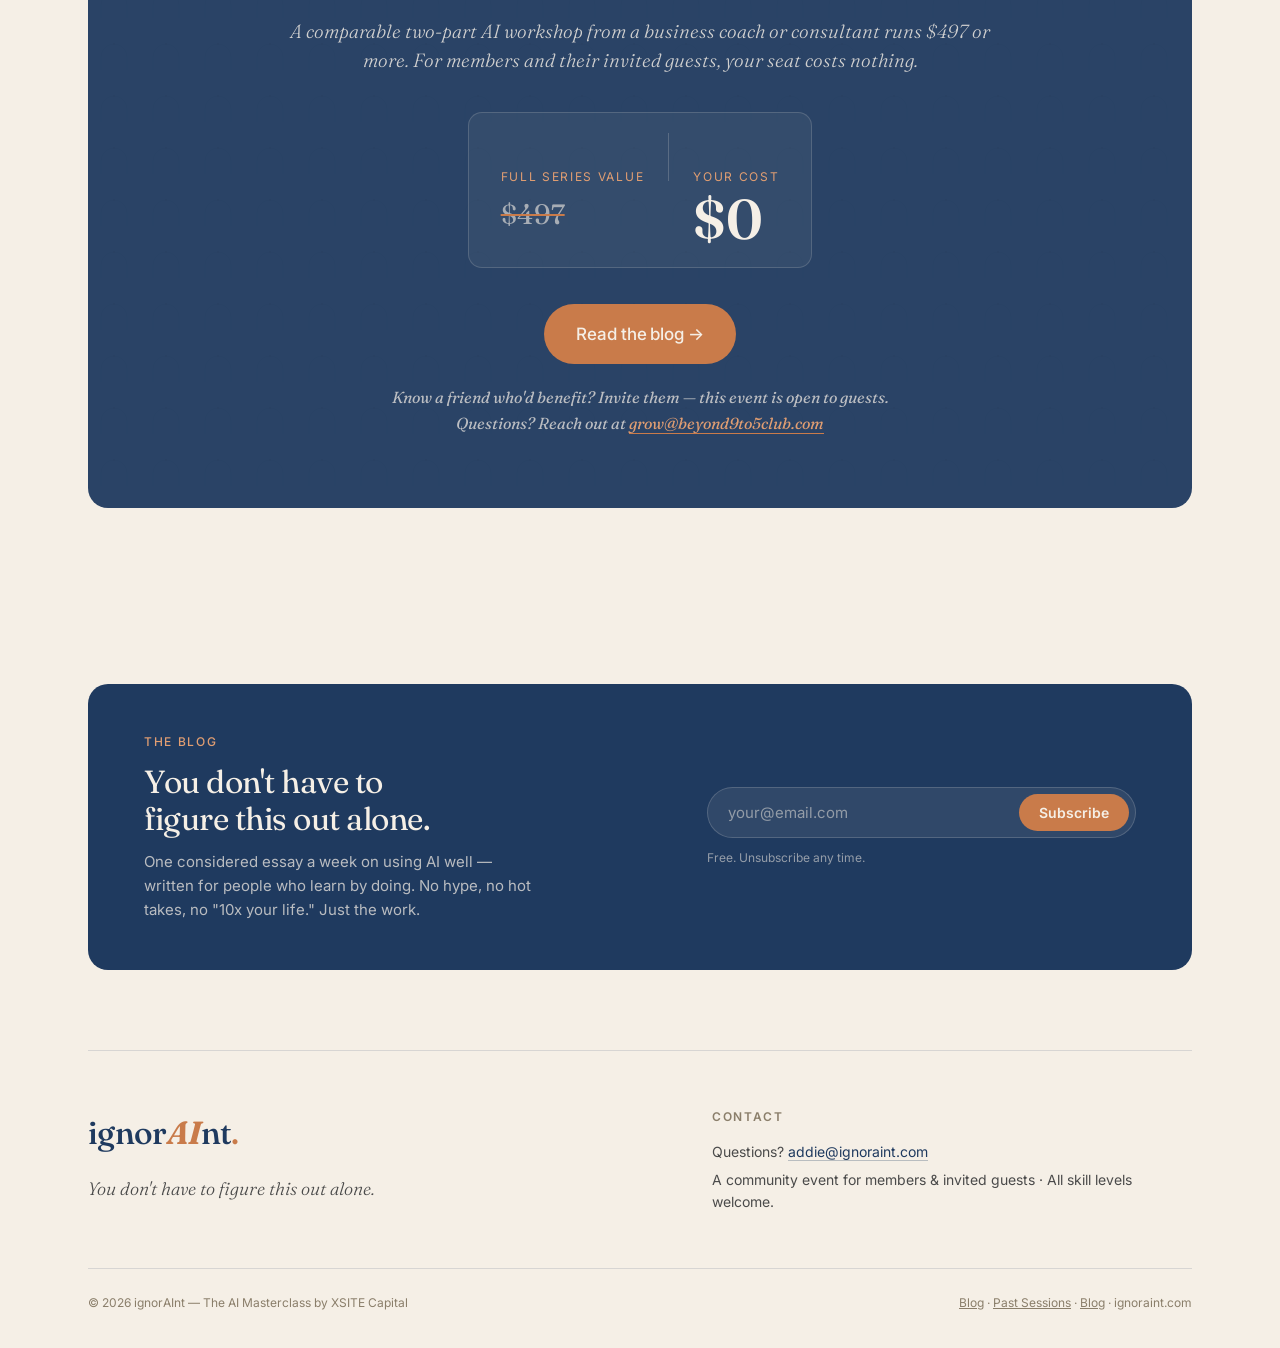
<file: masterclass-series.html>
<!doctype html>
<html lang="en">
<head>
<meta charset="utf-8">
<title>Masterclass Series — IgnorAInt</title>
<meta name="viewport" content="width=device-width,initial-scale=1">
<meta name="description" content="The IgnorAInt Masterclass Series — an ongoing series of live AI workshops for everyday business owners, hosted by Addie Agarwal.">
<meta name="author" content="Addie Agarwal">
<link rel="canonical" href="https://ignoraint.com/">

<!-- Open Graph -->
<meta property="og:type" content="website">
<meta property="og:site_name" content="IgnorAInt">
<meta property="og:title" content="AI Masterclass for Business Owners — IgnorAInt">
<meta property="og:description" content="The IgnorAInt Masterclass Series — an ongoing series of live AI workshops for everyday business owners, hosted by Addie Agarwal.">
<meta property="og:url" content="https://ignoraint.com/">
<meta property="og:image" content="https://ignoraint.com/assets/og-default.png">
<meta property="og:image:width" content="1200">
<meta property="og:image:height" content="630">
<meta property="og:image:alt" content="IgnorAInt — The AI Masterclass. AI for the everyday business owner.">
<meta property="og:locale" content="en_US">

<!-- Twitter -->
<meta name="twitter:card" content="summary_large_image">
<meta name="twitter:title" content="AI Masterclass for Business Owners — IgnorAInt">
<meta name="twitter:description" content="A hands-on, no-jargon AI Masterclass for everyday business owners. Two Saturdays. Seventeen topics. Zero fluff.">
<meta name="twitter:image" content="https://ignoraint.com/assets/og-default.png">

<!-- Icons -->
<link rel="icon" type="image/x-icon" href="/favicon.ico">
<link rel="icon" type="image/svg+xml" href="assets/mark.svg">
<link rel="apple-touch-icon" href="assets/mark.svg">

<!-- Font performance hints -->
<link rel="preconnect" href="https://fonts.googleapis.com">
<link rel="preconnect" href="https://fonts.gstatic.com" crossorigin>

<!-- Structured data -->
<script type="application/ld+json">
{
  "@context": "https://schema.org",
  "@graph": [
    {
      "@type": "Organization",
      "@id": "https://ignoraint.com/#organization",
      "name": "IgnorAInt",
      "url": "https://ignoraint.com/",
      "logo": "https://ignoraint.com/assets/logo.svg",
      "description": "AI education for everyday business owners. Live masterclasses and weekly essays, taught by Addie Agarwal.",
      "founder": {
        "@type": "Person",
        "name": "Addie Agarwal",
        "jobTitle": "CTO & Director of Marketing, XSITE Capital",
        "url": "https://ignoraint.com/"
      }
    },
    {
      "@type": "WebSite",
      "@id": "https://ignoraint.com/#website",
      "url": "https://ignoraint.com/",
      "name": "IgnorAInt",
      "publisher": { "@id": "https://ignoraint.com/#organization" },
      "inLanguage": "en-US"
    },
    {
      "@type": "Course",
      "name": "The AI Masterclass",
      "description": "A hands-on, two-part live workshop showing everyday business owners exactly how to use AI to save time, impress clients, and grow their business.",
      "provider": { "@id": "https://ignoraint.com/#organization" },
      "url": "https://ignoraint.com/#signup",
      "hasCourseInstance": {
        "@type": "CourseInstance",
        "courseMode": "online",
        "instructor": {
          "@type": "Person",
          "name": "Addie Agarwal"
        }
      },
      "offers": {
        "@type": "Offer",
        "price": "497",
        "priceCurrency": "USD",
        "availability": "https://schema.org/InStock",
        "url": "https://ignoraint.com/#signup"
      }
    }
  ]
}
</script>

<style>
/* ignorAInt — Colors & Type
   ----------------------------------
   A bridge between yesterday and tomorrow.
   Editorial, considered, warm-but-modern.
*/

/* Fonts loaded from Google Fonts — see fonts.css for local substitutions */
@import url("https://fonts.googleapis.com/css2?family=Fraunces:opsz,wght@9..144,300;9..144,400;9..144,500;9..144,600;9..144,700;9..144,800&family=Inter:wght@300;400;500;600;700&family=JetBrains+Mono:wght@400;500&display=swap");

:root {
  /* ---------- PALETTE ---------- */
  /* Paper — warm off-white. The page itself. */
  --paper:            #F5EFE6;
  --paper-tint:       #FAF6EE;
  --paper-deep:       #EDE4D4;

  /* Ink — deep navy. The primary brand color. */
  --ink:              #1F3A5F;
  --ink-deep:         #162A45;
  --ink-soft:         #3C5679;

  /* Ember — terracotta/burnt-orange accent. Used sparingly, for emphasis. */
  --ember:            #C97B4A;
  --ember-deep:       #A8612F;
  --ember-soft:       #E19E72;

  /* Char — near-black for body text. Softer than pure black. */
  --char:             #2A2A2A;
  --char-soft:        #4A4A4A;

  /* Neutrals — warm-greys */
  --neutral-100:      #F5EFE6;
  --neutral-200:      #E8DFCF;
  --neutral-300:      #D4C7B2;
  --neutral-400:      #B3A58E;
  --neutral-500:      #8A7E6A;
  --neutral-600:      #5F5647;
  --neutral-700:      #3E372C;
  --neutral-800:      #2A2620;
  --neutral-900:      #1A1714;

  /* Semantic */
  --success:          #4F7A4E;
  --warning:          #C79440;
  --danger:           #A94A3F;
  --info:             var(--ink);

  /* Foreground / Background semantic tokens */
  --bg:               var(--paper);
  --bg-elev-1:        var(--paper-tint);
  --bg-elev-2:        #FFFFFF;
  --bg-inverse:       var(--ink);
  --bg-inverse-deep:  var(--ink-deep);

  --fg-1:             var(--char);      /* primary text */
  --fg-2:             var(--char-soft); /* secondary text */
  --fg-3:             var(--neutral-500); /* tertiary / muted */
  --fg-inverse:       var(--paper);
  --fg-brand:         var(--ink);
  --fg-accent:        var(--ember);

  --border-1:         rgba(31, 58, 95, 0.14);  /* hairline */
  --border-2:         rgba(31, 58, 95, 0.28);  /* stronger */
  --border-ink:       var(--ink);

  /* Focus ring */
  --ring:             rgba(201, 123, 74, 0.45);

  /* ---------- TYPE FAMILIES ---------- */
  --font-serif:       "Fraunces", "Charter", "Iowan Old Style", "Georgia", serif;
  --font-sans:        "Inter", "Helvetica Neue", "Helvetica", "Arial", sans-serif;
  --font-mono:        "JetBrains Mono", "SF Mono", "Consolas", monospace;

  /* ---------- TYPE SCALE (1.25 modular-ish, refined) ---------- */
  --fs-12:            0.75rem;    /* 12 */
  --fs-14:            0.875rem;   /* 14 */
  --fs-16:            1rem;       /* 16 */
  --fs-18:            1.125rem;   /* 18 */
  --fs-20:            1.25rem;    /* 20 */
  --fs-24:            1.5rem;     /* 24 */
  --fs-30:            1.875rem;   /* 30 */
  --fs-36:            2.25rem;    /* 36 */
  --fs-48:            3rem;       /* 48 */
  --fs-60:            3.75rem;    /* 60 */
  --fs-72:            4.5rem;     /* 72 */
  --fs-96:            6rem;       /* 96 */

  /* Line heights */
  --lh-tight:         1.05;
  --lh-snug:          1.2;
  --lh-normal:        1.5;
  --lh-relaxed:       1.65;

  /* Letter spacing */
  --tracking-tight:   -0.02em;
  --tracking-snug:    -0.01em;
  --tracking-normal:  0;
  --tracking-wide:    0.04em;
  --tracking-caps:    0.14em;

  /* ---------- SPACING (4px base) ---------- */
  --space-1:          4px;
  --space-2:          8px;
  --space-3:          12px;
  --space-4:          16px;
  --space-5:          20px;
  --space-6:          24px;
  --space-8:          32px;
  --space-10:         40px;
  --space-12:         48px;
  --space-16:         64px;
  --space-20:         80px;
  --space-24:         96px;
  --space-32:         128px;

  /* ---------- RADII ---------- */
  --radius-xs:        2px;
  --radius-sm:        4px;
  --radius-md:        8px;
  --radius-lg:        14px;
  --radius-xl:        20px;
  --radius-pill:      999px;

  /* ---------- SHADOWS (warm) ---------- */
  --shadow-xs:        0 1px 2px rgba(31, 38, 47, 0.05);
  --shadow-sm:        0 1px 3px rgba(31, 38, 47, 0.08), 0 1px 2px rgba(31, 38, 47, 0.04);
  --shadow-md:        0 4px 12px rgba(31, 38, 47, 0.08), 0 2px 4px rgba(31, 38, 47, 0.04);
  --shadow-lg:        0 12px 32px rgba(31, 38, 47, 0.10), 0 4px 8px rgba(31, 38, 47, 0.04);
  --shadow-xl:        0 24px 64px rgba(31, 38, 47, 0.14);
  --shadow-inset:     inset 0 1px 0 rgba(255, 255, 255, 0.6);

  /* ---------- MOTION ---------- */
  --ease-standard:    cubic-bezier(0.2, 0.7, 0.2, 1);
  --ease-emphasis:    cubic-bezier(0.32, 0.72, 0, 1);
  --ease-gentle:      cubic-bezier(0.4, 0, 0.2, 1);
  --dur-fast:         120ms;
  --dur-base:         200ms;
  --dur-slow:         360ms;

  /* ---------- LAYOUT ---------- */
  --max-width-prose:  68ch;
  --max-width-wide:   1200px;
  --max-width-full:   1440px;
}

/* ============================================================
   SEMANTIC TYPE ROLES
   Use these class names anywhere text appears.
   ============================================================ */

.display {
  font-family: var(--font-serif);
  font-weight: 400;
  font-size: clamp(3rem, 6vw + 1rem, var(--fs-96));
  line-height: var(--lh-tight);
  letter-spacing: var(--tracking-tight);
  color: var(--fg-brand);
  font-variation-settings: "opsz" 144, "SOFT" 30;
}

.h1 {
  font-family: var(--font-serif);
  font-weight: 400;
  font-size: clamp(2.25rem, 4vw + 0.5rem, var(--fs-72));
  line-height: var(--lh-tight);
  letter-spacing: var(--tracking-tight);
  color: var(--fg-brand);
  font-variation-settings: "opsz" 96;
}

.h2 {
  font-family: var(--font-serif);
  font-weight: 500;
  font-size: clamp(1.75rem, 2.5vw + 0.5rem, var(--fs-48));
  line-height: var(--lh-snug);
  letter-spacing: var(--tracking-snug);
  color: var(--fg-brand);
  font-variation-settings: "opsz" 48;
}

.h3 {
  font-family: var(--font-serif);
  font-weight: 500;
  font-size: var(--fs-30);
  line-height: var(--lh-snug);
  letter-spacing: var(--tracking-snug);
  color: var(--fg-brand);
  font-variation-settings: "opsz" 30;
}

.h4 {
  font-family: var(--font-sans);
  font-weight: 600;
  font-size: var(--fs-20);
  line-height: var(--lh-snug);
  letter-spacing: var(--tracking-snug);
  color: var(--fg-1);
}

.eyebrow {
  font-family: var(--font-sans);
  font-weight: 500;
  font-size: var(--fs-12);
  letter-spacing: var(--tracking-caps);
  text-transform: uppercase;
  color: var(--fg-accent);
}

.lede {
  font-family: var(--font-serif);
  font-weight: 300;
  font-size: var(--fs-24);
  line-height: var(--lh-relaxed);
  color: var(--fg-2);
  font-style: italic;
  font-variation-settings: "opsz" 24, "SOFT" 50;
}

.body {
  font-family: var(--font-sans);
  font-weight: 400;
  font-size: var(--fs-16);
  line-height: var(--lh-relaxed);
  color: var(--fg-1);
}

.body-lg {
  font-family: var(--font-sans);
  font-weight: 400;
  font-size: var(--fs-18);
  line-height: var(--lh-relaxed);
  color: var(--fg-1);
}

.small {
  font-family: var(--font-sans);
  font-weight: 400;
  font-size: var(--fs-14);
  line-height: var(--lh-normal);
  color: var(--fg-2);
}

.caption {
  font-family: var(--font-sans);
  font-weight: 500;
  font-size: var(--fs-12);
  line-height: var(--lh-normal);
  letter-spacing: var(--tracking-wide);
  color: var(--fg-3);
}

.code, .mono {
  font-family: var(--font-mono);
  font-size: 0.95em;
  background: var(--paper-deep);
  padding: 0.1em 0.35em;
  border-radius: var(--radius-xs);
  color: var(--ink-deep);
}

.quote {
  font-family: var(--font-serif);
  font-weight: 300;
  font-style: italic;
  font-size: var(--fs-30);
  line-height: var(--lh-snug);
  color: var(--fg-brand);
  font-variation-settings: "opsz" 36, "SOFT" 80;
}

/* A utility: the signature ignorAInt wordmark treatment.
   Use on any text — but mainly the logo. */
.wordmark {
  font-family: var(--font-serif);
  font-weight: 500;
  letter-spacing: -0.02em;
  color: var(--ink);
  font-variation-settings: "opsz" 72;
}
.wordmark .ai {
  color: var(--ember);
  font-weight: 700;
  font-style: italic;
  font-variation-settings: "opsz" 72, "SOFT" 100;
}

/* Default base styles for a clean document */
html, body { background: var(--bg); color: var(--fg-1); }
body {
  font-family: var(--font-sans);
  font-size: var(--fs-16);
  line-height: var(--lh-relaxed);
  -webkit-font-smoothing: antialiased;
  -moz-osx-font-smoothing: grayscale;
}

h1, h2, h3, h4, h5, h6 { margin: 0; }
p { margin: 0; }

/* Accessible focus ring */
:focus-visible {
  outline: 2px solid var(--ember);
  outline-offset: 2px;
  border-radius: var(--radius-sm);
}

/* Selection color */
::selection {
  background: var(--ember);
  color: var(--paper);
}

</style>
<style>
/* ignorAInt — The BrAIn Trust site */

* { box-sizing: border-box; }

body {
  margin: 0;
  background: var(--paper);
  color: var(--fg-1);
}

.wrap {
  max-width: 1200px;
  margin: 0 auto;
  padding: 0 48px;
}

/* ============ NAV ============ */
.site-nav-outer {
  position: sticky;
  top: 16px;
  z-index: 50;
  padding: 0 24px;
  margin-top: 16px;
}
.site-nav {
  max-width: 1160px;
  margin: 0 auto;
  display: flex;
  align-items: center;
  justify-content: space-between;
  padding: 12px 20px 12px 22px;
  background: rgba(245, 239, 230, 0.82);
  backdrop-filter: blur(18px);
  -webkit-backdrop-filter: blur(18px);
  border: 1px solid var(--border-1);
  border-radius: 999px;
  box-shadow: var(--shadow-sm);
}
.nav-word {
  font-family: var(--font-serif);
  font-weight: 500;
  font-size: 22px;
  letter-spacing: -0.02em;
  color: var(--ink);
  text-decoration: none;
  display: inline-flex;
  align-items: baseline;
}
.nav-word .ai { color: var(--ember); font-weight: 700; font-style: italic; }
.nav-word .dot-period { color: var(--ember); margin-left: 1px; }
.nav-mid {
  display: flex;
  gap: 28px;
  font-family: var(--font-sans);
  font-size: 14px;
  font-weight: 500;
}
.nav-mid a {
  color: var(--fg-1);
  text-decoration: none;
  transition: color var(--dur-base) var(--ease-standard);
}
.nav-mid a:hover { color: var(--ember); }
@media (max-width: 800px) {
  .nav-mid { display: none; }
}

/* ============ BUTTONS ============ */
.btn {
  font-family: var(--font-sans);
  font-size: 15px;
  font-weight: 500;
  padding: 12px 22px;
  border-radius: 999px;
  border: none;
  cursor: pointer;
  text-decoration: none;
  display: inline-flex;
  align-items: center;
  gap: 8px;
  transition: all var(--dur-base) var(--ease-standard);
  letter-spacing: -0.005em;
  white-space: nowrap;
}
.btn-sm { font-size: 13px; padding: 9px 17px; }
.btn-primary { background: var(--ink); color: var(--paper); }
.btn-primary:hover { background: var(--ink-deep); transform: translateY(-1px); box-shadow: var(--shadow-md); }
.btn-accent { background: var(--ember); color: var(--paper); }
.btn-accent:hover { background: var(--ember-deep); transform: translateY(-1px); }
.btn-ghost { background: transparent; color: var(--ink); padding: 12px 4px; }
.btn-ghost:hover { color: var(--ember); }
.btn-outline { background: transparent; color: var(--ink); border: 1.5px solid var(--ink); }
.btn-outline:hover { background: var(--ink); color: var(--paper); }

/* ============ IMPORTANT UPDATE BANNER ============ */
.update-banner {
  margin: 24px auto 0;
  max-width: 1160px;
  padding: 0 24px;
}
.update-card {
  background: var(--ink);
  color: var(--paper);
  border-radius: var(--radius-xl);
  padding: 48px 56px;
  position: relative;
  overflow: hidden;
}
.update-card::before {
  content: "";
  position: absolute;
  inset: 0;
  background-image: url("[data-uri]");
  background-size: 280px;
  opacity: 0.06;
  pointer-events: none;
}
.update-inner { position: relative; z-index: 1; }
.update-eyebrow {
  font-family: var(--font-sans);
  font-size: 12px;
  font-weight: 600;
  letter-spacing: 0.22em;
  text-transform: uppercase;
  color: var(--ember-soft);
  margin-bottom: 20px;
  display: inline-flex;
  align-items: center;
  gap: 12px;
}
.update-eyebrow::before,
.update-eyebrow::after {
  content: "";
  width: 24px;
  height: 1px;
  background: var(--ember);
  opacity: 0.5;
}
.update-headline {
  font-family: var(--font-serif);
  font-weight: 400;
  font-size: clamp(2rem, 3.6vw, 3.4rem);
  line-height: 1.08;
  letter-spacing: -0.02em;
  color: var(--paper);
  margin: 0 0 24px;
  max-width: 780px;
  font-variation-settings: "opsz" 96, "SOFT" 40;
}
.update-headline em {
  color: var(--ember-soft);
  font-style: italic;
  font-weight: 400;
}
.update-body {
  font-family: var(--font-serif);
  font-weight: 300;
  font-size: 20px;
  line-height: 1.55;
  color: rgba(245, 239, 230, 0.86);
  max-width: 680px;
  margin: 0 0 40px;
  font-style: italic;
}
.update-body strong { color: var(--paper); font-weight: 500; font-style: normal; }

.brain-trust {
  margin-top: 36px;
  border-top: 1px solid rgba(245, 239, 230, 0.18);
  padding-top: 32px;
}
.brain-trust-label {
  font-family: var(--font-serif);
  font-size: 22px;
  font-style: italic;
  color: var(--ember-soft);
  margin-bottom: 24px;
  font-weight: 300;
}
.brain-trust-grid {
  display: grid;
  grid-template-columns: repeat(4, 1fr);
  gap: 20px;
}
.bt-cell {
  background: rgba(245, 239, 230, 0.05);
  border: 1px solid rgba(245, 239, 230, 0.14);
  border-radius: var(--radius-lg);
  padding: 20px 22px;
}
.bt-label {
  font-family: var(--font-sans);
  font-size: 11px;
  font-weight: 600;
  letter-spacing: 0.18em;
  text-transform: uppercase;
  color: var(--ember-soft);
  margin-bottom: 10px;
  display: flex;
  align-items: center;
  gap: 6px;
}
.bt-label .arrows { color: var(--ember); opacity: 0.7; }
.bt-value {
  font-family: var(--font-serif);
  font-weight: 500;
  font-size: 22px;
  line-height: 1.15;
  letter-spacing: -0.01em;
  color: var(--paper);
}
.bt-value .ai { color: var(--ember-soft); font-weight: 700; font-style: italic; }
.update-kicker {
  margin-top: 32px;
  padding-top: 24px;
  border-top: 1px solid rgba(245, 239, 230, 0.14);
  font-family: var(--font-serif);
  font-size: 18px;
  font-style: italic;
  color: var(--paper);
  display: flex;
  align-items: center;
  gap: 14px;
}
.update-kicker .star { color: var(--ember); font-size: 18px; font-style: normal; }
@media (max-width: 900px) {
  .brain-trust-grid { grid-template-columns: repeat(2, 1fr); }
  .update-card { padding: 32px 28px; }
}

/* ============ HERO ============ */
.hero {
  display: grid;
  grid-template-columns: 1.25fr 0.9fr;
  gap: 64px;
  padding: 80px 0 40px;
  align-items: center;
}
.hero .eyebrow { margin-bottom: 20px; }
.hero-title {
  font-family: var(--font-serif);
  font-weight: 400;
  font-size: clamp(2.5rem, 5vw, 4.5rem);
  line-height: 1.02;
  letter-spacing: -0.025em;
  color: var(--ink);
  margin: 0 0 24px;
  font-variation-settings: "opsz" 144, "SOFT" 30;
}
.hero-title em {
  font-style: italic;
  color: var(--ember);
  font-variation-settings: "opsz" 144, "SOFT" 100;
  font-weight: 400;
}
.hero-lede {
  font-family: var(--font-serif);
  font-weight: 300;
  font-style: italic;
  font-size: 22px;
  line-height: 1.55;
  color: var(--fg-2);
  max-width: 560px;
  margin: 0 0 32px;
  font-variation-settings: "opsz" 24, "SOFT" 50;
}
.price-row {
  display: flex;
  align-items: baseline;
  gap: 16px;
  margin-bottom: 24px;
}
.price-was {
  font-family: var(--font-serif);
  font-size: 28px;
  color: var(--fg-3);
  text-decoration: line-through;
  text-decoration-color: var(--ember);
}
.price-now {
  font-family: var(--font-serif);
  font-weight: 600;
  font-size: 44px;
  color: var(--ink);
  line-height: 1;
  letter-spacing: -0.02em;
}
.price-meta {
  font-family: var(--font-sans);
  font-size: 13px;
  color: var(--fg-3);
  letter-spacing: 0.08em;
  text-transform: uppercase;
}
.hero-ctas {
  display: flex;
  flex-wrap: wrap;
  gap: 14px;
  margin: 28px 0 24px;
}
.hero-note {
  font-family: var(--font-sans);
  font-size: 14px;
  color: var(--fg-3);
  font-style: italic;
}
.hero-visual {
  position: relative;
}
.hero-mark {
  width: 100%;
  aspect-ratio: 1;
  background: var(--bg-elev-2);
  border: 1px solid var(--border-1);
  border-radius: var(--radius-xl);
  padding: 48px;
  box-shadow: var(--shadow-md);
  display: flex;
  align-items: center;
  justify-content: center;
  position: relative;
  overflow: hidden;
}
.hero-mark::before {
  content: "";
  position: absolute;
  inset: 0;
  background-image: url("[data-uri]");
  background-size: 160px;
  opacity: 0.08;
}
.hero-mark img { width: 70%; position: relative; z-index: 1; }
.hero-mark-caption {
  position: absolute;
  bottom: 20px;
  left: 28px;
  font-family: var(--font-sans);
  font-size: 12px;
  letter-spacing: 0.14em;
  text-transform: uppercase;
  color: var(--fg-3);
  z-index: 1;
}
.hosted-by {
  font-family: var(--font-sans);
  font-size: 13px;
  color: var(--fg-3);
  letter-spacing: 0.08em;
  text-transform: uppercase;
  margin-bottom: 20px;
}
@media (max-width: 900px) {
  .hero { grid-template-columns: 1fr; gap: 40px; padding: 48px 0 24px; }
}

/* ============ SECTION HEAD ============ */
.section { padding: 80px 0; }
.section-head {
  max-width: 720px;
  margin-bottom: 48px;
}
.section-head .eyebrow { margin-bottom: 14px; display: block; }
.section-title {
  font-family: var(--font-serif);
  font-weight: 500;
  font-size: clamp(1.75rem, 3vw, 2.8rem);
  line-height: 1.1;
  letter-spacing: -0.02em;
  color: var(--ink);
  margin: 0 0 16px;
  font-variation-settings: "opsz" 48;
}
.section-title em { color: var(--ember); font-style: italic; }
.section-sub {
  font-family: var(--font-serif);
  font-weight: 300;
  font-style: italic;
  font-size: 20px;
  line-height: 1.55;
  color: var(--fg-2);
  max-width: 620px;
  margin: 0;
}

/* ============ SESSIONS ============ */
.sessions {
  display: grid;
  grid-template-columns: 1fr 1fr;
  gap: 24px;
  margin-bottom: 48px;
}
.session-card {
  background: var(--bg-elev-2);
  border: 1px solid var(--border-1);
  border-radius: var(--radius-lg);
  padding: 32px;
  box-shadow: var(--shadow-sm);
  transition: all var(--dur-base) var(--ease-standard);
  display: flex;
  flex-direction: column;
  gap: 8px;
}
.session-card:hover {
  transform: translateY(-3px);
  box-shadow: var(--shadow-md);
  border-color: var(--border-2);
}
.session-part {
  font-family: var(--font-sans);
  font-size: 12px;
  font-weight: 600;
  letter-spacing: 0.18em;
  text-transform: uppercase;
  color: var(--ember);
}
.session-date {
  font-family: var(--font-sans);
  font-size: 14px;
  color: var(--fg-2);
  margin-bottom: 16px;
}
.session-title {
  font-family: var(--font-serif);
  font-weight: 500;
  font-size: 30px;
  line-height: 1.15;
  letter-spacing: -0.015em;
  color: var(--ink);
  margin: 4px 0 12px;
  font-variation-settings: "opsz" 30;
}
.session-desc {
  font-family: var(--font-sans);
  font-size: 15px;
  line-height: 1.6;
  color: var(--fg-2);
  margin: 0 0 20px;
}
.session-tag {
  font-family: var(--font-sans);
  font-size: 12px;
  font-weight: 500;
  color: var(--fg-3);
  letter-spacing: 0.1em;
  text-transform: uppercase;
  margin-top: auto;
  padding-top: 16px;
  border-top: 1px solid var(--border-1);
}
@media (max-width: 800px) {
  .sessions { grid-template-columns: 1fr; }
}

/* ============ FACTS STRIP ============ */
.facts {
  display: grid;
  grid-template-columns: repeat(6, 1fr);
  gap: 12px;
  padding: 28px;
  background: var(--paper-tint);
  border: 1px solid var(--border-1);
  border-radius: var(--radius-lg);
}
.fact {
  text-align: center;
  padding: 8px 6px;
  border-right: 1px solid var(--border-1);
}
.fact:last-child { border-right: none; }
.fact-num {
  font-family: var(--font-serif);
  font-weight: 500;
  font-size: 26px;
  color: var(--ink);
  line-height: 1;
  letter-spacing: -0.01em;
  margin-bottom: 4px;
  font-variation-settings: "opsz" 36;
}
.fact-label {
  font-family: var(--font-sans);
  font-size: 11px;
  letter-spacing: 0.1em;
  text-transform: uppercase;
  color: var(--fg-3);
  line-height: 1.3;
}
@media (max-width: 800px) {
  .facts { grid-template-columns: repeat(2, 1fr); }
  .fact { border-right: none; border-bottom: 1px solid var(--border-1); padding-bottom: 14px; }
}

/* ============ CURRICULUM ============ */
.part-head {
  display: flex;
  align-items: baseline;
  gap: 18px;
  margin-top: 56px;
  margin-bottom: 28px;
  padding-bottom: 16px;
  border-bottom: 1px solid var(--border-2);
}
.part-head:first-of-type { margin-top: 0; }
.part-label {
  font-family: var(--font-sans);
  font-size: 12px;
  font-weight: 600;
  letter-spacing: 0.18em;
  text-transform: uppercase;
  color: var(--ember);
}
.part-title {
  font-family: var(--font-serif);
  font-weight: 500;
  font-size: 28px;
  color: var(--ink);
  margin: 0;
  letter-spacing: -0.015em;
}

.topic-grid {
  display: grid;
  grid-template-columns: repeat(3, 1fr);
  gap: 20px;
}
.topic {
  background: var(--bg-elev-2);
  border: 1px solid var(--border-1);
  border-radius: var(--radius-lg);
  padding: 28px;
  transition: all var(--dur-base) var(--ease-standard);
  position: relative;
}
.topic:hover { transform: translateY(-2px); box-shadow: var(--shadow-md); }
.topic-num {
  font-family: var(--font-serif);
  font-weight: 300;
  font-size: 40px;
  font-style: italic;
  color: var(--ember);
  line-height: 1;
  margin-bottom: 14px;
  font-variation-settings: "opsz" 48, "SOFT" 80;
}
.topic-title {
  font-family: var(--font-serif);
  font-weight: 500;
  font-size: 22px;
  line-height: 1.2;
  color: var(--ink);
  margin: 0 0 10px;
  letter-spacing: -0.01em;
}
.topic-desc {
  font-family: var(--font-sans);
  font-size: 14px;
  line-height: 1.55;
  color: var(--fg-2);
  margin: 0;
}
@media (max-width: 900px) {
  .topic-grid { grid-template-columns: repeat(2, 1fr); }
}
@media (max-width: 600px) {
  .topic-grid { grid-template-columns: 1fr; }
}

/* ============ FLOW TIMELINE ============ */
.flow-block {
  background: var(--bg-elev-2);
  border: 1px solid var(--border-1);
  border-radius: var(--radius-xl);
  padding: 40px 44px;
  margin-bottom: 24px;
  box-shadow: var(--shadow-sm);
}
.flow-head {
  display: flex;
  align-items: baseline;
  gap: 18px;
  padding-bottom: 24px;
  margin-bottom: 28px;
  border-bottom: 1px solid var(--border-1);
}
.flow-num {
  font-family: var(--font-serif);
  font-weight: 400;
  font-size: 56px;
  color: var(--ember);
  line-height: 1;
  font-style: italic;
  font-variation-settings: "opsz" 72, "SOFT" 80;
}
.flow-title {
  font-family: var(--font-serif);
  font-weight: 500;
  font-size: 28px;
  color: var(--ink);
  margin: 0 0 4px;
  letter-spacing: -0.015em;
}
.flow-meta {
  font-family: var(--font-sans);
  font-size: 13px;
  color: var(--fg-3);
  letter-spacing: 0.05em;
}
.flow-rows { display: flex; flex-direction: column; }
.flow-row {
  display: grid;
  grid-template-columns: 200px 1fr;
  gap: 32px;
  padding: 20px 0;
  border-bottom: 1px solid var(--border-1);
}
.flow-row:last-child { border-bottom: none; }
.flow-time {
  font-family: var(--font-mono);
  font-size: 12px;
  font-weight: 500;
  color: var(--ember);
  letter-spacing: 0.05em;
  padding-top: 4px;
}
.flow-time-tag {
  display: block;
  font-family: var(--font-sans);
  font-size: 11px;
  letter-spacing: 0.14em;
  text-transform: uppercase;
  color: var(--fg-3);
  margin-top: 4px;
  font-weight: 500;
}
.flow-body h4 {
  font-family: var(--font-serif);
  font-weight: 500;
  font-size: 20px;
  line-height: 1.25;
  color: var(--ink);
  margin: 0 0 8px;
  letter-spacing: -0.01em;
}
.flow-body p {
  font-family: var(--font-sans);
  font-size: 14px;
  line-height: 1.6;
  color: var(--fg-2);
  margin: 0;
}
@media (max-width: 700px) {
  .flow-row { grid-template-columns: 1fr; gap: 4px; }
  .flow-block { padding: 28px 24px; }
}

/* ============ AUDIENCE ============ */
.audience-grid {
  display: grid;
  grid-template-columns: repeat(4, 1fr);
  gap: 16px;
}
.aud-card {
  background: var(--bg-elev-2);
  border: 1px solid var(--border-1);
  border-radius: var(--radius-lg);
  padding: 24px;
  transition: all var(--dur-base) var(--ease-standard);
  position: relative;
}
.aud-card:hover { transform: translateY(-2px); box-shadow: var(--shadow-md); border-color: var(--border-2); }
.aud-mark {
  width: 36px;
  height: 36px;
  border-radius: 50%;
  background: var(--paper-deep);
  display: flex;
  align-items: center;
  justify-content: center;
  margin-bottom: 18px;
  color: var(--ember);
}
.aud-title {
  font-family: var(--font-serif);
  font-weight: 500;
  font-size: 19px;
  line-height: 1.2;
  color: var(--ink);
  margin: 0 0 8px;
  letter-spacing: -0.01em;
}
.aud-desc {
  font-family: var(--font-sans);
  font-size: 13.5px;
  line-height: 1.55;
  color: var(--fg-2);
  margin: 0;
}
@media (max-width: 900px) { .audience-grid { grid-template-columns: repeat(2, 1fr); } }
@media (max-width: 500px) { .audience-grid { grid-template-columns: 1fr; } }

/* ============ TEACHER ============ */
.teacher {
  display: grid;
  grid-template-columns: 0.9fr 1.3fr;
  gap: 64px;
  align-items: center;
  background: var(--paper-tint);
  border: 1px solid var(--border-1);
  border-radius: var(--radius-xl);
  padding: 56px;
}
.teacher-portrait {
  aspect-ratio: 4/5;
  background: var(--bg-elev-2);
  border-radius: var(--radius-lg);
  border: 1px solid var(--border-1);
  display: flex;
  align-items: flex-end;
  justify-content: center;
  position: relative;
  overflow: hidden;
  padding: 0;
}
.teacher-portrait img {
  width: 100%; height: 100%; object-fit: cover;
}
.teacher-name {
  font-family: var(--font-serif);
  font-weight: 500;
  font-size: clamp(2rem, 3.5vw, 3rem);
  line-height: 1.05;
  letter-spacing: -0.02em;
  color: var(--ink);
  margin: 12px 0 20px;
}
.teacher-role {
  font-family: var(--font-sans);
  font-size: 12px;
  font-weight: 600;
  letter-spacing: 0.14em;
  text-transform: uppercase;
  color: var(--ember);
  margin-bottom: 4px;
}
.teacher-bio {
  font-family: var(--font-serif);
  font-weight: 300;
  font-size: 18px;
  line-height: 1.6;
  color: var(--fg-1);
  margin: 0;
  font-variation-settings: "opsz" 24, "SOFT" 50;
}
@media (max-width: 800px) {
  .teacher { grid-template-columns: 1fr; padding: 32px; gap: 32px; }
}

/* ============ LEADERSHIP ============ */
.leadership-grid {
  display: grid;
  grid-template-columns: repeat(3, 1fr);
  gap: 24px;
}
.leader {
  background: var(--bg-elev-2);
  border: 1px solid var(--border-1);
  border-radius: var(--radius-lg);
  padding: 28px;
  text-align: left;
}
.leader-portrait {
  width: 96px;
  height: 96px;
  border-radius: 50%;
  background: var(--paper-deep);
  margin-bottom: 20px;
  overflow: hidden;
}
.leader-portrait img { width: 100%; height: 100%; object-fit: cover; display: block; }
.leader-portrait svg { width: 32px; height: 32px; }

/* Teacher portrait real photo */
.teacher-portrait img { object-position: center top; }

/* ============ RECORDING SECTION ============ */
.recording-wrap {
  background: var(--paper-tint);
  border: 1px solid var(--border-1);
  border-radius: var(--radius-xl);
  padding: 40px;
}
.recording-video {
  position: relative;
  width: 100%;
  aspect-ratio: 16/9;
  border-radius: var(--radius-lg);
  overflow: hidden;
  background: var(--ink);
  border: 1px solid var(--border-2);
}
.recording-video iframe { width: 100%; height: 100%; border: 0; }
.recording-meta {
  display: flex;
  align-items: center;
  justify-content: space-between;
  margin-top: 24px;
  gap: 20px;
  flex-wrap: wrap;
}
.recording-meta .left {
  font-family: var(--font-sans);
  font-size: 14px;
  color: var(--fg-2);
}
.recording-meta .left strong { color: var(--ink); font-weight: 600; }
.leader-role {
  font-family: var(--font-sans);
  font-size: 11px;
  font-weight: 600;
  letter-spacing: 0.16em;
  text-transform: uppercase;
  color: var(--ember);
  margin-bottom: 6px;
}
.leader-name {
  font-family: var(--font-serif);
  font-weight: 500;
  font-size: 22px;
  color: var(--ink);
  margin: 0;
  letter-spacing: -0.01em;
}
@media (max-width: 700px) { .leadership-grid { grid-template-columns: 1fr; } }

/* ============ PRICE BLOCK ============ */
.price-block {
  background: var(--ink);
  color: var(--paper);
  border-radius: var(--radius-xl);
  padding: 72px 56px;
  text-align: center;
  position: relative;
  overflow: hidden;
}
.price-block::before {
  content: "";
  position: absolute;
  inset: 0;
  background-image: url("[data-uri]");
  background-size: 260px;
  opacity: 0.05;
  pointer-events: none;
}
.price-block-inner { position: relative; z-index: 1; max-width: 720px; margin: 0 auto; }
.price-title {
  font-family: var(--font-serif);
  font-weight: 400;
  font-size: clamp(2rem, 3.6vw, 3.2rem);
  line-height: 1.08;
  letter-spacing: -0.02em;
  color: var(--paper);
  margin: 0 0 20px;
  font-variation-settings: "opsz" 96, "SOFT" 40;
}
.price-title em { color: var(--ember-soft); font-style: italic; }
.price-desc {
  font-family: var(--font-serif);
  font-style: italic;
  font-weight: 300;
  font-size: 19px;
  line-height: 1.55;
  color: rgba(245, 239, 230, 0.82);
  margin: 0 0 36px;
}
.price-figures {
  display: inline-flex;
  align-items: baseline;
  gap: 24px;
  margin-bottom: 36px;
  padding: 20px 32px;
  background: rgba(245, 239, 230, 0.05);
  border: 1px solid rgba(245, 239, 230, 0.16);
  border-radius: var(--radius-lg);
}
.price-figures .label {
  font-family: var(--font-sans);
  font-size: 12px;
  letter-spacing: 0.14em;
  text-transform: uppercase;
  color: var(--ember-soft);
  display: block;
  margin-bottom: 4px;
}
.price-figures .was {
  font-family: var(--font-serif);
  font-size: 28px;
  color: rgba(245, 239, 230, 0.6);
  text-decoration: line-through;
  text-decoration-color: var(--ember);
}
.price-figures .now {
  font-family: var(--font-serif);
  font-weight: 600;
  font-size: 56px;
  color: var(--paper);
  line-height: 1;
}
.price-cta-note {
  font-family: var(--font-serif);
  font-style: italic;
  font-size: 16px;
  color: rgba(245, 239, 230, 0.72);
  margin-top: 20px;
}
.price-cta-note a { color: var(--ember-soft); border-bottom: 1px solid var(--ember); text-decoration: none; }

/* ============ FOOTER ============ */
/* ===== Newsletter band (above footer) ===== */
.newsletter-band {
  margin-top: 96px;
  background: var(--ink, #1F3A5F);
  color: var(--paper, #F5EFE6);
  border-radius: 20px;
  padding: 48px 56px;
  display: grid;
  grid-template-columns: 1.2fr 1fr;
  gap: 48px;
  align-items: center;
  position: relative;
  overflow: hidden;
}
.newsletter-band .nb-eyebrow {
  font-family: var(--font-sans, sans-serif);
  font-weight: 500;
  font-size: 12px;
  letter-spacing: 0.14em;
  text-transform: uppercase;
  color: var(--ember-soft, #E19E72);
  margin: 0 0 12px;
}
.newsletter-band h3 {
  font-family: var(--font-serif, serif);
  font-weight: 400;
  font-size: clamp(1.5rem, 2vw + 0.5rem, 2rem);
  line-height: 1.15;
  color: var(--paper, #F5EFE6);
  letter-spacing: -0.015em;
  margin: 0 0 12px;
  text-wrap: balance;
}
.newsletter-band .nb-sub {
  font-family: var(--font-sans, sans-serif);
  font-size: 15px;
  line-height: 1.6;
  color: rgba(245, 239, 230, 0.72);
  margin: 0;
  max-width: 26em;
}
.newsletter-band form { display: flex; flex-direction: column; gap: 10px; }
.newsletter-band .nb-row {
  display: flex; gap: 8px;
  background: rgba(245, 239, 230, 0.08);
  border: 1px solid rgba(245, 239, 230, 0.18);
  border-radius: 999px;
  padding: 6px 6px 6px 20px;
  transition: border-color .2s;
}
.newsletter-band .nb-row:focus-within { border-color: var(--ember-soft, #E19E72); }
.newsletter-band .nb-row input {
  flex: 1; background: transparent; border: none; outline: none;
  color: var(--paper, #F5EFE6);
  font-family: inherit; font-size: 15px; padding: 8px 0;
}
.newsletter-band .nb-row input::placeholder { color: rgba(245, 239, 230, 0.5); }
.newsletter-band .nb-btn {
  background: var(--ember, #C97B4A); color: var(--paper, #F5EFE6);
  border: none; border-radius: 999px;
  padding: 10px 20px;
  font-family: inherit; font-size: 14px; font-weight: 600;
  cursor: pointer; transition: background .2s;
}
.newsletter-band .nb-btn:hover:not(:disabled) { background: var(--ember-deep, #A8612F); }
.newsletter-band .nb-btn:disabled { opacity: .7; cursor: default; }
.newsletter-band .nb-foot {
  font-family: inherit; font-size: 12px;
  color: rgba(245, 239, 230, 0.55); margin: 0;
}

@media (max-width: 780px) {
  .newsletter-band {
    grid-template-columns: 1fr;
    padding: 36px 24px;
    gap: 24px;
    margin-top: 64px;
  }
}

.site-footer {
  margin-top: 80px;
  padding: 56px 0 36px;
  border-top: 1px solid var(--border-1);
}
.footer-top {
  display: grid;
  grid-template-columns: 1.2fr 1fr;
  gap: 48px;
  margin-bottom: 48px;
}
.footer-wordmark {
  font-family: var(--font-serif);
  font-weight: 500;
  font-size: 32px;
  letter-spacing: -0.02em;
  color: var(--ink);
  display: inline-block;
}
.footer-wordmark .ai { color: var(--ember); font-weight: 700; font-style: italic; }
.footer-wordmark .dot-period { color: var(--ember); }
.footer-tag {
  font-family: var(--font-serif);
  font-style: italic;
  color: var(--fg-2);
  font-size: 18px;
  margin-top: 14px;
  max-width: 380px;
  font-weight: 300;
}
.footer-contact {
  font-family: var(--font-sans);
  font-size: 14px;
  color: var(--fg-2);
}
.footer-contact h4 {
  font-family: var(--font-sans);
  font-size: 12px;
  font-weight: 600;
  letter-spacing: 0.14em;
  text-transform: uppercase;
  color: var(--fg-3);
  margin: 0 0 14px;
}
.footer-contact a {
  color: var(--ink);
  text-decoration: none;
  border-bottom: 1px solid var(--border-2);
  transition: all var(--dur-base) var(--ease-standard);
}
.footer-contact a:hover { color: var(--ember); border-color: var(--ember); }
.footer-contact p { margin: 6px 0; line-height: 1.6; }
.footer-bot {
  display: flex;
  justify-content: space-between;
  font-family: var(--font-sans);
  font-size: 12px;
  color: var(--fg-3);
  padding-top: 24px;
  border-top: 1px solid var(--border-1);
  gap: 24px;
  flex-wrap: wrap;
}

/* Utility */
.eyebrow-inline {
  font-family: var(--font-sans);
  font-weight: 500;
  font-size: 12px;
  letter-spacing: 0.14em;
  text-transform: uppercase;
  color: var(--ember);
}

/* ============ MOBILE NAV TOGGLE ============ */
.nav-toggle {
  display: none;
  width: 40px;
  height: 40px;
  padding: 0;
  margin-right: 6px;
  background: transparent;
  border: 1px solid var(--border-1);
  border-radius: 999px;
  cursor: pointer;
  position: relative;
  flex-shrink: 0;
}
.nav-toggle span {
  position: absolute;
  left: 10px;
  right: 10px;
  height: 1.5px;
  background: var(--ink);
  border-radius: 2px;
  transition: transform .2s ease, opacity .2s ease, top .2s ease;
}
.nav-toggle span:nth-child(1) { top: 13px; }
.nav-toggle span:nth-child(2) { top: 19px; }
.nav-toggle span:nth-child(3) { top: 25px; }
.nav-toggle[aria-expanded="true"] span:nth-child(1) { top: 19px; transform: rotate(45deg); }
.nav-toggle[aria-expanded="true"] span:nth-child(2) { opacity: 0; }
.nav-toggle[aria-expanded="true"] span:nth-child(3) { top: 19px; transform: rotate(-45deg); }

.nav-drawer {
  display: none;
  max-width: 1160px;
  margin: 10px auto 0;
  padding: 18px 22px;
  background: rgba(245, 239, 230, 0.96);
  backdrop-filter: blur(18px);
  -webkit-backdrop-filter: blur(18px);
  border: 1px solid var(--border-1);
  border-radius: 24px;
  box-shadow: var(--shadow-sm);
  flex-direction: column;
  gap: 4px;
}
.nav-drawer.open { display: flex; }
.nav-drawer a {
  font-family: var(--font-sans);
  font-size: 16px;
  font-weight: 500;
  color: var(--ink);
  text-decoration: none;
  padding: 12px 8px;
  border-bottom: 1px solid var(--border-1);
}
.nav-drawer a:last-child { border-bottom: none; }
.nav-drawer a:hover { color: var(--ember); }

@media (max-width: 800px) {
  .nav-toggle { display: block; }
}

/* ============ MOBILE SPACING REFINEMENTS ============ */
@media (max-width: 700px) {
  .wrap { padding: 0 20px; }
  .section { padding: 56px 0; }
  .site-nav-outer { padding: 0 16px; }
  .site-nav { padding: 10px 14px 10px 18px; }
  .nav-word { font-size: 19px; }

  .hero { padding-top: 32px; }
  .hero-title { font-size: clamp(2.4rem, 10vw, 3.2rem); }

  .update-card { padding: 32px 22px; border-radius: 20px; }
  .update-headline { font-size: clamp(1.7rem, 7.5vw, 2.2rem); }
  .update-body { font-size: 17px; margin-bottom: 28px; }
  .brain-trust { margin-top: 24px; padding-top: 24px; }
  .brain-trust-grid { grid-template-columns: 1fr; gap: 12px; }
  .bt-cell { padding: 16px 18px; }
  .bt-value { font-size: 19px; }
  .update-kicker { margin-top: 24px; padding-top: 20px; font-size: 15px; }

  .price-block { padding: 44px 22px; border-radius: 20px; }
  .price-title { font-size: clamp(1.7rem, 7vw, 2.2rem); }
  .price-desc { font-size: 17px; margin-bottom: 28px; }
  .price-figures { padding: 16px 20px; gap: 18px; margin-bottom: 28px; }
  .price-figures .now { font-size: 44px; }
  .price-figures .was { font-size: 22px; }
  .price-cta-note { font-size: 14px; }

  .site-footer { margin-top: 40px; padding: 40px 0 28px; }
  .footer-top { grid-template-columns: 1fr; gap: 28px; margin-bottom: 32px; }
  .footer-bot { flex-direction: column; gap: 6px; align-items: flex-start; }
}

</style>
</head>
<body>

<!-- ======= NAV ======= -->
<div class="site-nav-outer">
  <nav class="site-nav">
    <a class="nav-word" href="index.html">ignor<span class="ai">AI</span>nt<span class="dot-period">.</span></a>
    <div class="nav-mid">
      <a href="blog/">Blog</a>
      <a href="masterclass-series.html" style="color:var(--ember);">Masterclass Series</a>
      <a href="past-sessions.html">Past Sessions</a>
      <a href="index.html#instructor">Instructor</a>
    </div>
    <button class="nav-toggle" id="nav-toggle" aria-label="Toggle menu" aria-controls="nav-drawer" aria-expanded="false">
      <span></span><span></span><span></span>
    </button>
    <a href="masterclass-series.html" class="btn btn-primary btn-sm">Join the series →</a>
  </nav>
  <div class="nav-drawer" id="nav-drawer">
    <a href="blog/">Blog</a>
    <a href="masterclass-series.html" style="color:var(--ember);">Masterclass Series</a>
    <a href="past-sessions.html">Past Sessions</a>
    <a href="index.html#instructor">Instructor</a>
  </div>
</div>

<script>
  (function(){
    var t = document.getElementById('nav-toggle');
    var d = document.getElementById('nav-drawer');
    if (!t || !d) return;
    function close(){ d.classList.remove('open'); t.setAttribute('aria-expanded','false'); }
    t.addEventListener('click', function(){
      var open = d.classList.toggle('open');
      t.setAttribute('aria-expanded', open ? 'true' : 'false');
    });
    d.querySelectorAll('a').forEach(function(a){ a.addEventListener('click', close); });
  })();
</script>

<!-- ======= HERO ======= -->
<main id="top" class="wrap">
  <section class="hero">
    <div>
      <div class="hosted-by">Hosted by Addie Agarwal</div>
      <h1 class="hero-title">The <em>AI</em> Masterclass <em>Series</em></h1>
      <p class="hero-lede">An ongoing live series for everyday business owners — hands-on, no-jargon sessions showing you exactly how to use AI to save time, impress clients, and grow your business. Sessions run regularly. New topics every time.</p>

      <div class="price-row">
        <div>
          <div class="price-meta" style="margin-bottom:6px;">Full series value</div>
          <span class="price-was">$497</span>
          <span class="price-now" style="margin-left:12px;">Free</span>
        </div>
      </div>
      <div class="price-meta" style="margin-bottom:8px;"><strong style="color:var(--ink);font-weight:600;">Members &amp; invited guests</strong> · Limited seats</div>

      <div class="hero-ctas">
        <a href="past-sessions.html" class="btn btn-primary">Browse past sessions →</a>
        <a href="#sessions" class="btn btn-ghost">See the series ↓</a>
      </div>
      <p class="hero-note">Sessions are free for members &amp; invited guests. New sessions announced regularly.</p>
    </div>

    <div class="hero-visual">
      <div class="hero-mark">
        <img src="[data-uri]" alt="The ignorAInt arch — a bridge between yesterday and tomorrow"/>
        <div class="hero-mark-caption">A bridge — yesterday to tomorrow</div>
      </div>
    </div>
  </section>

  <!-- ======= SESSIONS ======= -->
  <section id="sessions" class="section" style="padding-top: 32px;">
    <div class="section-head">
      <span class="eyebrow-inline">Ongoing series · new sessions added regularly</span>
      <h2 class="section-title">The <em>Series</em> So Far.</h2>
    </div>

    <div class="sessions">
      <article class="session-card" style="opacity:0.78;">
        <div class="session-part" style="color: var(--fg-3);">Class over</div>
        <div class="session-date" style="text-decoration: line-through; text-decoration-color: var(--ember); text-decoration-thickness: 1px;">Saturday, April 18, 2026 · 10:00 AM EST</div>
        <h3 class="session-title">Foundation &amp; core workflows</h3>
        <p class="session-desc">What is AI · how it works · the changing workplace · installing Claude · brand tone setup · connecting tools · email drafting · research · web automation.</p>
        <div class="session-tag"><a href="past-sessions.html" style="color:var(--ember);text-decoration:none;">View playbook &amp; recording →</a></div>
      </article>
      <article class="session-card" style="opacity:0.78;">
        <div class="session-part" style="color: var(--fg-3);">Session complete</div>
        <div class="session-date" style="text-decoration: line-through; text-decoration-color: var(--ember); text-decoration-thickness: 1px;">Saturday, April 25, 2026 · 10:00 AM EST</div>
        <h3 class="session-title">Advanced tools &amp; the future</h3>
        <p class="session-desc">Build presentations &amp; spreadsheets · Canva with Claude · LinkedIn analysis · Zoom + Gemini · deal sniff test · the future of AI · live Q&amp;A.</p>
        <div class="session-tag"><a href="past-sessions.html" style="color:var(--ember);text-decoration:none;">View playbook &amp; recording →</a></div>
      </article>
    </div>

    <div class="facts">
      <div class="fact"><div class="fact-num">2 hrs</div><div class="fact-label">Each session</div></div>
      <div class="fact"><div class="fact-num">2+</div><div class="fact-label">Sessions so far</div></div>
      <div class="fact"><div class="fact-num">Live</div><div class="fact-label">Demos + walkthroughs</div></div>
      <div class="fact"><div class="fact-num">$0</div><div class="fact-label">Members &amp; guests</div></div>
      <div class="fact"><div class="fact-num">Incl.</div><div class="fact-label">Prompts &amp; processes</div></div>
      <div class="fact"><div class="fact-num">Q&amp;A</div><div class="fact-label">Every session</div></div>
    </div>
  </section>

  <!-- ======= NEXT SESSION BANNER ======= -->
  <section class="section" style="padding-top:0; padding-bottom: 0;">
    <div style="background: var(--ink); color: var(--paper); border-radius: var(--radius-xl); padding: 32px 40px; display: flex; align-items: center; justify-content: space-between; flex-wrap: wrap; gap: 20px;">
      <div>
        <div style="font-family: var(--font-sans); font-size: 12px; text-transform: uppercase; letter-spacing: 0.14em; color: var(--ember-soft); margin-bottom: 8px;">Next Session</div>
        <h3 style="font-family: var(--font-serif); font-size: 22px; color: var(--paper); margin: 0 0 6px; font-weight: 400;">More sessions coming soon.</h3>
        <p style="font-size: 15px; color: rgba(245,239,230,0.72); margin: 0;">Subscribe to the newsletter to be the first to know when the next session is announced.</p>
      </div>
      <a href="blog/" style="background: var(--ember); color: var(--paper); padding: 13px 24px; border-radius: 999px; text-decoration: none; font-weight: 500; font-size: 15px; white-space: nowrap;">Read the blog →</a>
    </div>
  </section>

  <!-- ======= IMPORTANT UPDATE ======= -->
  <section id="update" class="section" style="padding-top: 0; display: none;">
    <div class="update-card" style="border-radius: var(--radius-xl);">
      <div class="update-inner">
        <div class="update-eyebrow">An important update</div>
        <h2 class="update-headline">We got noticed.<br/>And then we got a <em>cease &amp; desist</em>.</h2>
        <p class="update-body">
          Shortly after this masterclass wrapped, a similarly-named brand sent over a polite-but-firm legal note asking us to find a new name. <strong>Translation:</strong> the work was visible enough to be a threat. We'll take that as a compliment — and a fresh coat of paint.
        </p>

        <div class="brain-trust">
          <div class="brain-trust-label" style="margin-bottom: 8px;">Ignor<span style="color: var(--ember-soft); font-weight: 700; font-style: italic;">AI</span>nt</div>
          <p style="font-family: var(--font-serif); font-style: italic; font-weight: 300; font-size: 18px; color: rgba(245,239,230,0.72); margin: 0 0 24px;">You don't have to figure this out alone.</p>
          <div class="brain-trust-grid">
            <div class="bt-cell">
              <div class="bt-label"><span class="arrows">››</span> Now</div>
              <div class="bt-value">Ignor<span class="ai">AI</span>nt</div>
            </div>
            <div class="bt-cell">
              <div class="bt-label"><span class="arrows">››</span> Same person</div>
              <div class="bt-value">Addie Agarwal</div>
            </div>
            <div class="bt-cell">
              <div class="bt-label"><span class="arrows">››</span> Same playbook</div>
              <div class="bt-value">Zero to automated</div>
            </div>
            <div class="bt-cell">
              <div class="bt-label"><span class="arrows">››</span> New home</div>
              <div class="bt-value">ignoraint.com</div>
            </div>
          </div>
        </div>

        <div class="update-kicker">
          <span class="star">✶</span>
          <span>If you're still reading, you can't afford to be an Ignor<em style="color:var(--ember-soft);font-style:italic;">AI</em>nt any longer.</span>
        </div>
      </div>
    </div>
  </section>

  <!-- ======= CURRICULUM ======= -->
  <section id="curriculum" class="section">
    <div class="section-head">
      <span class="eyebrow-inline">What you'll learn</span>
      <h2 class="section-title">17 topics. Zero fluff. <em>All action.</em></h2>
      <p class="section-sub">Every module is built for non-technical business owners. You don't need to be "techy" — you just need to show up.</p>
    </div>

    <div class="part-head">
      <span class="part-label">Part one · April 18</span>
      <h3 class="part-title">Foundation &amp; core workflows</h3>
    </div>

    <div class="topic-grid">
      <article class="topic"><div class="topic-num">01</div><h4 class="topic-title">What is AI?</h4><p class="topic-desc">Plain-English breakdown of what AI actually is and why it's different from anything before it.</p></article>
      <article class="topic"><div class="topic-num">02</div><h4 class="topic-title">How does it work?</h4><p class="topic-desc">A simple mental model for how AI thinks — so you can give it better instructions and get better results.</p></article>
      <article class="topic"><div class="topic-num">03</div><h4 class="topic-title">How AI will change the workplace</h4><p class="topic-desc">What's shifting, what's not, and how to position yourself ahead of the curve.</p></article>
      <article class="topic"><div class="topic-num">04</div><h4 class="topic-title">Installing Claude the right way</h4><p class="topic-desc">Sign-up, desktop app setup, and the difference between Chat, Cowork, and Code — so you pick the right tool every time.</p></article>
      <article class="topic"><div class="topic-num">05</div><h4 class="topic-title">Set up your brand tone</h4><p class="topic-desc">Teach AI how you sound so every output feels like you. Set it once, use it forever.</p></article>
      <article class="topic"><div class="topic-num">06</div><h4 class="topic-title">Connect your favorite tools</h4><p class="topic-desc">Link Claude to your calendar, email, CRM, and more — so it works inside your existing workflow.</p></article>
      <article class="topic"><div class="topic-num">07</div><h4 class="topic-title">Draft emails every morning</h4><p class="topic-desc">The exact prompt and process to have Claude draft your morning outreach before you've had your first coffee.</p></article>
      <article class="topic"><div class="topic-num">08</div><h4 class="topic-title">Research like a consultant</h4><p class="topic-desc">How to use Claude to research competitors, clients, markets, and deals in minutes, not hours.</p></article>
      <article class="topic"><div class="topic-num">09</div><h4 class="topic-title">Navigate websites &amp; automate tasks</h4><p class="topic-desc">Let Claude browse, fill forms, and do repetitive web tasks for you — while you focus on what matters.</p></article>
    </div>

    <div class="part-head">
      <span class="part-label">Part two · April 25</span>
      <h3 class="part-title">Advanced tools &amp; the future</h3>
    </div>

    <div class="topic-grid">
      <article class="topic"><div class="topic-num">10</div><h4 class="topic-title">Build presentations with Claude</h4><p class="topic-desc">From outline to polished deck in minutes. No design skills required.</p></article>
      <article class="topic"><div class="topic-num">11</div><h4 class="topic-title">Build Excel worksheets with Claude</h4><p class="topic-desc">Budgets, trackers, and reports — built and formatted by AI while you watch.</p></article>
      <article class="topic"><div class="topic-num">12</div><h4 class="topic-title">Analyze LinkedIn &amp; social performance</h4><p class="topic-desc">Paste your data, get insights. Know what's working, what's wasted, and what to post next.</p></article>
      <article class="topic"><div class="topic-num">13</div><h4 class="topic-title">Create contracts &amp; business documents</h4><p class="topic-desc">Draft 1099 contracts, legal agreements, and professional business documents in minutes — tailored to your needs.</p></article>
      <article class="topic"><div class="topic-num">14</div><h4 class="topic-title">Meeting analysis with Gemini</h4><p class="topic-desc">Transcribe and summarize recordings using facial recognition. Study people rather than transcripts and become a better speaker.</p></article>
      <article class="topic"><div class="topic-num">15</div><h4 class="topic-title">Find &amp; analyze deals — the sniff test</h4><p class="topic-desc">Use AI to stress-test opportunities, surface red flags, and decide faster with more confidence.</p></article>
      <article class="topic"><div class="topic-num">16</div><h4 class="topic-title">The future of AI</h4><p class="topic-desc">What's coming next and how to stay positioned as the landscape continues to evolve.</p></article>
      <article class="topic"><div class="topic-num">17</div><h4 class="topic-title">Live Q&amp;A</h4><p class="topic-desc">Get your specific questions answered. Bring your use cases — we'll work through them together.</p></article>
    </div>
  </section>

  <!-- ======= FLOW ======= -->
  <section id="flow" class="section">
    <div class="section-head">
      <span class="eyebrow-inline">Session flow</span>
      <h2 class="section-title">How each two-hour session <em>runs</em>.</h2>
      <p class="section-sub">Paced to keep you engaged — fast-moving, demo-driven, and never overwhelming.</p>
    </div>

    <div class="flow-block">
      <div class="flow-head">
        <div class="flow-num">1</div>
        <div>
          <h3 class="flow-title">Part one — Foundation &amp; core workflows</h3>
          <div class="flow-meta">Saturday, April 18, 2026 · 10:00 AM EST · 2 hours</div>
        </div>
      </div>
      <div class="flow-rows">
        <div class="flow-row"><div class="flow-time">0:00 – 0:15<span class="flow-time-tag">Opening</span></div><div class="flow-body"><h4>What is AI &amp; how does it actually work?</h4><p>Set the stage. No jargon. Just what you actually need to know to use AI well.</p></div></div>
        <div class="flow-row"><div class="flow-time">0:15 – 0:25</div><div class="flow-body"><h4>The shifting workplace &amp; your opportunity</h4><p>How the business world is changing and why right now is the best time to start.</p></div></div>
        <div class="flow-row"><div class="flow-time">0:25 – 0:50<span class="flow-time-tag">Live demo</span></div><div class="flow-body"><h4>Installing Claude + setting your brand tone</h4><p>Walk through sign-up, the desktop app, picking the right mode, and teaching Claude how you sound — once and for all.</p></div></div>
        <div class="flow-row"><div class="flow-time">0:50 – 1:05</div><div class="flow-body"><h4>Connecting your favorite tools</h4><p>Link Claude to your calendar, email, and CRM — live walkthrough with real examples.</p></div></div>
        <div class="flow-row"><div class="flow-time">1:05 – 1:45<span class="flow-time-tag">Power block</span></div><div class="flow-body"><h4>Daily workflows: email, research &amp; web automation</h4><p>The three highest-ROI use cases for business owners — with live prompts and processes you can copy immediately.</p></div></div>
        <div class="flow-row"><div class="flow-time">1:45 – 2:00<span class="flow-time-tag">Closing</span></div><div class="flow-body"><h4>Q&amp;A + your next steps before part two</h4><p>Open floor. We'll also set you up with action items to practice before week 2.</p></div></div>
      </div>
    </div>

    <div class="flow-block">
      <div class="flow-head">
        <div class="flow-num">2</div>
        <div>
          <h3 class="flow-title">Part two — Advanced tools &amp; the future</h3>
          <div class="flow-meta">Saturday, April 25, 2026 · 10:00 AM EST · 2 hours</div>
        </div>
      </div>
      <div class="flow-rows">
        <div class="flow-row"><div class="flow-time">0:00 – 0:10<span class="flow-time-tag">Recap</span></div><div class="flow-body"><h4>Week 1 wins &amp; quick recap</h4><p>What worked, what questions came up, and what we're covering today.</p></div></div>
        <div class="flow-row"><div class="flow-time">0:10 – 0:40<span class="flow-time-tag">Build live</span></div><div class="flow-body"><h4>Presentations, spreadsheets &amp; Canva</h4><p>Watch Claude build a real deck and Excel sheet live. Then see how to brief Canva designs with AI.</p></div></div>
        <div class="flow-row"><div class="flow-time">0:40 – 0:55</div><div class="flow-body"><h4>LinkedIn &amp; social media performance</h4><p>Paste your data, get insights. Know what's working, what's wasted, and what to post next.</p></div></div>
        <div class="flow-row"><div class="flow-time">0:55 – 1:15</div><div class="flow-body"><h4>Meeting analysis with Gemini + deal sniff test</h4><p>Transcribe and summarize recordings, then use AI to stress-test deals and surface red flags fast.</p></div></div>
        <div class="flow-row"><div class="flow-time">1:15 – 1:30</div><div class="flow-body"><h4>The future of AI</h4><p>What's coming next and how to stay positioned as the landscape continues to evolve rapidly.</p></div></div>
        <div class="flow-row"><div class="flow-time">1:30 – 2:00<span class="flow-time-tag">Closing</span></div><div class="flow-body"><h4>Live Q&amp;A — all topics, open floor</h4><p>Bring your real-world use cases. We'll work through them together. No prep needed.</p></div></div>
      </div>
    </div>
  </section>

  <!-- ======= AUDIENCE ======= -->
  <section class="section">
    <div class="section-head">
      <span class="eyebrow-inline">Who should attend</span>
      <h2 class="section-title">Built for people who like to <em>execute</em> ideas.</h2>
      <p class="section-sub">No coding. No tech background required. Just you and a tool that works for you from day one.</p>
    </div>

    <div class="audience-grid">
      <article class="aud-card">
        <div class="aud-mark"><svg viewBox="0 0 24 24" width="18" height="18" fill="none" stroke="currentColor" stroke-width="1.5"><rect x="4" y="3" width="16" height="18" rx="1"/><path d="M9 9h2M13 9h2M9 13h2M13 13h2M9 17h2M13 17h2"/></svg></div>
        <h3 class="aud-title">Multifamily syndicators</h3>
        <p class="aud-desc">Analyze deals faster, automate investor updates, and streamline due diligence with AI.</p>
      </article>
      <article class="aud-card">
        <div class="aud-mark"><svg viewBox="0 0 24 24" width="18" height="18" fill="none" stroke="currentColor" stroke-width="1.5"><path d="M12 4v16M4 12h16"/></svg></div>
        <h3 class="aud-title">Healthcare professionals</h3>
        <p class="aud-desc">Physicians, CRNAs, and medical pros — automate documentation, research, and admin so you can focus on patients.</p>
      </article>
      <article class="aud-card">
        <div class="aud-mark"><svg viewBox="0 0 24 24" width="18" height="18" fill="none" stroke="currentColor" stroke-width="1.5"><path d="M7 3h10l2 4v13a1 1 0 0 1-1 1H6a1 1 0 0 1-1-1V7z"/><path d="M5 7h14M9 12h6M9 16h4"/></svg></div>
        <h3 class="aud-title">1099 &amp; small business owners</h3>
        <p class="aud-desc">Draft contracts, track tasks, and run your business like a full team — even when it's just you.</p>
      </article>
      <article class="aud-card">
        <div class="aud-mark"><svg viewBox="0 0 24 24" width="18" height="18" fill="none" stroke="currentColor" stroke-width="1.5"><path d="M3 12l9-8 9 8v9a1 1 0 0 1-1 1h-5v-6h-6v6H4a1 1 0 0 1-1-1z"/></svg></div>
        <h3 class="aud-title">Real estate professionals</h3>
        <p class="aud-desc">Research deals, draft outreach, and analyze listings faster than ever.</p>
      </article>
      <article class="aud-card">
        <div class="aud-mark"><svg viewBox="0 0 24 24" width="18" height="18" fill="none" stroke="currentColor" stroke-width="1.5"><path d="M12 2l2.5 5L20 8l-4 4 1 6-5-3-5 3 1-6-4-4 5.5-1z"/></svg></div>
        <h3 class="aud-title">Entrepreneurs &amp; side hustlers</h3>
        <p class="aud-desc">Move like a team of ten — even when it's just you building something big.</p>
      </article>
      <article class="aud-card">
        <div class="aud-mark"><svg viewBox="0 0 24 24" width="18" height="18" fill="none" stroke="currentColor" stroke-width="1.5"><path d="M3 21V9l9-6 9 6v12H3z"/><path d="M9 21v-8h6v8"/></svg></div>
        <h3 class="aud-title">Contractors &amp; service pros</h3>
        <p class="aud-desc">Quote faster, communicate better, and stop losing time to paperwork.</p>
      </article>
      <article class="aud-card">
        <div class="aud-mark"><svg viewBox="0 0 24 24" width="18" height="18" fill="none" stroke="currentColor" stroke-width="1.5"><path d="M6 7h12l-1 13H7z"/><path d="M9 7a3 3 0 0 1 6 0"/></svg></div>
        <h3 class="aud-title">Retail &amp; e-commerce owners</h3>
        <p class="aud-desc">Write product copy, analyze sales data, and plan campaigns in minutes.</p>
      </article>
      <article class="aud-card">
        <div class="aud-mark"><svg viewBox="0 0 24 24" width="18" height="18" fill="none" stroke="currentColor" stroke-width="1.5"><circle cx="12" cy="12" r="9"/><circle cx="12" cy="12" r="5"/><circle cx="12" cy="12" r="1.5" fill="currentColor"/></svg></div>
        <h3 class="aud-title">Coaches &amp; consultants</h3>
        <p class="aud-desc">Build proposals, automate admin, and create content that sounds exactly like you.</p>
      </article>
    </div>
  </section>

  <!-- ======= TEACHER ======= -->
  <section id="teacher" class="section">
    <div class="section-head">
      <span class="eyebrow-inline">Your presenter</span>
      <h2 class="section-title">Meet the <em>instructor</em>.</h2>
    </div>

    <div class="teacher">
      <div class="teacher-portrait">
        <img src="assets/addie-sm.png" alt="Addie Agarwal" />
      </div>
      <div>
        <div class="teacher-role">Presenter · CTO &amp; Director of Marketing</div>
        <h3 class="teacher-name">Addie Agarwal</h3>
        <p class="teacher-bio">A technologist, marketer, and brand strategist with over 35 years of experience, Addie runs two of his own businesses while serving as CTO and Director of Marketing at XSITE Capital. Over the past 15+ years, he has partnered with more than 200 businesses to build memorable brands and implement smart automations that drive real, lasting growth — and now he's bringing that same expertise directly to you.</p>
      </div>
    </div>
  </section>

  <!-- ======= LEADERSHIP ======= -->
  <section class="section" style="padding-top: 0;">
    <div class="section-head">
      <span class="eyebrow-inline">Xsite Capital Leadership</span>
      <h2 class="section-title">The team behind the <em>community</em>.</h2>
    </div>

    <div class="leadership-grid">
      <article class="leader">
        <div class="leader-portrait"><img src="assets/julius-sm.png" alt="Julius Oni, CEO" loading="lazy" decoding="async" /></div>
        <div class="leader-role">CEO</div>
        <h3 class="leader-name">Julius Oni</h3>
      </article>
      <article class="leader">
        <div class="leader-portrait"><img src="assets/leslie-sm.png" alt="Leslie Awasom, COO" loading="lazy" decoding="async" /></div>
        <div class="leader-role">COO</div>
        <h3 class="leader-name">Leslie Awasom</h3>
      </article>
      <article class="leader">
        <div class="leader-portrait"><img src="assets/tenny-sm.png" alt="Tenny Tolofari, CGO" loading="lazy" decoding="async" /></div>
        <div class="leader-role">CGO</div>
        <h3 class="leader-name">Tenny Tolofari</h3>
      </article>
    </div>
  </section>

  <!-- ======= PRICE BLOCK ======= -->
  <section class="section" style="padding-top: 0;">
    <div class="price-block">
      <div class="price-block-inner">
        <h2 class="price-title">A $497 workshop — <em>completely free.</em></h2>
        <p class="price-desc">A comparable two-part AI workshop from a business coach or consultant runs $497 or more. For members and their invited guests, your seat costs nothing.</p>

        <div class="price-figures">
          <div style="text-align:left;">
            <div class="label">Full series value</div>
            <div class="was">$497</div>
          </div>
          <div style="width:1px;height:48px;background:rgba(245,239,230,0.2);"></div>
          <div style="text-align:left;">
            <div class="label">Your cost</div>
            <div class="now">$0</div>
          </div>
        </div>

        <div>
          <a href="blog/" class="btn btn-accent" style="font-size:17px;padding:16px 32px;">Read the blog →</a>
        </div>

        <p class="price-cta-note">Know a friend who'd benefit? Invite them — this event is open to guests.<br/>Questions? Reach out at <a href="mailto:grow@beyond9to5club.com">grow@beyond9to5club.com</a></p>
      </div>
    </div>
  </section>

  <!-- ======= FOOTER ======= -->
  <section class="newsletter-band" id="newsletter" aria-label="Subscribe to the newsletter">
    <div>
      <p class="nb-eyebrow">The blog</p>
      <h3>You don't have to figure this out alone.</h3>
      <p class="nb-sub">One considered essay a week on using AI well — written for people who learn by doing. No hype, no hot takes, no "10x your life." Just the work.</p>
    </div>
    <form data-subscribe-form data-source="home-footer">
      <div class="nb-row">
        <input type="email" name="email" placeholder="your@email.com" aria-label="Email address" required>
        <button type="submit" class="nb-btn">Subscribe</button>
      </div>
      <label style="position:absolute;left:-9999px;" aria-hidden="true">Don't fill this: <input type="text" name="honey" tabindex="-1" autocomplete="off"></label>
      <p class="nb-foot">Free. Unsubscribe any time.</p>
    </form>
  </section>

  <footer class="site-footer">
    <div class="footer-top">
      <div>
        <span class="footer-wordmark">ignor<span class="ai">AI</span>nt<span class="dot-period">.</span></span>
        <p class="footer-tag">You don't have to figure this out alone.</p>
      </div>
      <div class="footer-contact">
        <h4>Contact</h4>
        <p>Questions? <a href="mailto:addie@ignoraint.com">addie@ignoraint.com</a></p>
        <p>A community event for members &amp; invited guests · All skill levels welcome.</p>
      </div>
    </div>
    <div class="footer-bot">
      <span>© 2026 ignorAInt — The AI Masterclass by XSITE Capital</span>
      <span><a href="blog/" style="color:inherit;">Blog</a> · <a href="past-sessions.html" style="color:inherit;">Past Sessions</a> · <a href="blog/" style="color:inherit;">Blog</a> · ignoraint.com</span>
    </div>
  </footer>
</main>

<!-- ================================================================== -->
<!-- ============== SIGNUP MODAL (zoom-register integration) ========== -->
<!-- ================================================================== -->
<style>
  .signup-backdrop {
    position: fixed; inset: 0; z-index: 1000;
    background: rgba(31,58,95,0.55);
    backdrop-filter: blur(4px);
    display: none;
    align-items: center; justify-content: center;
    padding: 24px;
    animation: signupFadeIn .18s ease-out;
  }
  .signup-backdrop.open { display: flex; }
  @keyframes signupFadeIn { from { opacity: 0; } to { opacity: 1; } }
  @keyframes signupRise   { from { opacity: 0; transform: translateY(12px) scale(.985); } to { opacity: 1; transform: none; } }

  .signup-card {
    background: var(--bg-1, #F5EFE6);
    color: var(--ink, #1F3A5F);
    width: 100%; max-width: 480px;
    border-radius: 18px;
    padding: 36px;
    box-shadow: 0 30px 70px rgba(0,0,0,0.25);
    position: relative;
    animation: signupRise .22s ease-out;
  }
  .signup-close {
    position: absolute; top: 14px; right: 16px;
    width: 32px; height: 32px;
    border: none; background: transparent;
    font-size: 22px; line-height: 1;
    color: var(--ink-soft, #3C5679);
    cursor: pointer;
    border-radius: 8px;
  }
  .signup-close:hover { background: rgba(31,58,95,0.06); }

  .signup-eyebrow {
    text-transform: uppercase; letter-spacing: .14em;
    font-size: 11px; color: var(--ember, #C97B4A); font-weight: 700;
    margin-bottom: 8px;
  }
  .signup-title {
    font-family: var(--font-serif, 'Fraunces', serif);
    font-size: 26px; line-height: 1.15; margin: 0 0 6px;
    color: var(--ink, #1F3A5F);
  }
  .signup-sub {
    font-size: 14px; color: var(--ink-soft, #3C5679);
    margin: 0 0 20px;
  }

  .signup-row { display: grid; grid-template-columns: 1fr 1fr; gap: 12px; }
  .signup-field { margin-bottom: 12px; }
  .signup-field label {
    display: block;
    font-size: 11px; font-weight: 600;
    text-transform: uppercase; letter-spacing: .08em;
    color: var(--ink-soft, #3C5679);
    margin-bottom: 6px;
  }
  .signup-field input {
    width: 100%; box-sizing: border-box;
    padding: 11px 13px; font-size: 15px;
    background: #fff;
    border: 1px solid rgba(31,58,95,0.18);
    border-radius: 10px;
    color: var(--ink, #1F3A5F);
    transition: border-color .15s, box-shadow .15s;
    font-family: inherit;
  }
  .signup-field input:focus {
    outline: none;
    border-color: var(--ember, #C97B4A);
    box-shadow: 0 0 0 3px rgba(201,122,72,0.15);
  }
  .signup-field input::placeholder { color: rgba(31,58,95,0.35); }
  .signup-honey { position: absolute; left: -9999px; opacity: 0; pointer-events: none; }

  .signup-submit {
    width: 100%; margin-top: 6px;
    padding: 13px 20px; font-size: 16px; font-weight: 600;
    background: var(--ember, #C97B4A); color: #fff;
    border: none; border-radius: 10px;
    cursor: pointer;
    display: inline-flex; align-items: center; justify-content: center; gap: 10px;
    transition: background .15s, transform .15s;
    font-family: inherit;
  }
  .signup-submit:hover:not(:disabled) { background: var(--ember-deep, #A8623A); transform: translateY(-1px); }
  .signup-submit:disabled { opacity: .65; cursor: not-allowed; }

  .signup-spin {
    width: 14px; height: 14px;
    border: 2px solid currentColor;
    border-top-color: transparent;
    border-radius: 50%;
    animation: signupSpin .7s linear infinite;
  }
  @keyframes signupSpin { to { transform: rotate(360deg); } }

  .signup-error {
    background: rgba(176,65,62,0.08);
    color: #B0413E;
    border: 1px solid rgba(176,65,62,0.2);
    border-radius: 10px;
    padding: 10px 12px;
    font-size: 13px;
    margin-bottom: 14px;
    display: none;
  }
  .signup-error.show { display: block; }

  .signup-fineprint {
    margin-top: 14px; font-size: 12px; color: var(--ink-soft, #3C5679);
    text-align: center;
  }

  .signup-success {
    text-align: center;
    padding: 14px 0;
  }
  .signup-success .check {
    width: 56px; height: 56px;
    margin: 0 auto 14px;
    border-radius: 50%;
    background: rgba(79,107,74,0.15);
    color: #4F6B4A;
    display: flex; align-items: center; justify-content: center;
    font-size: 28px; font-weight: 700;
  }
  .signup-success h3 {
    font-family: var(--font-serif, serif);
    font-size: 22px; margin: 0 0 8px;
  }
  .signup-success p { color: var(--ink-soft, #3C5679); font-size: 14px; margin: 0 0 16px; }
  .signup-success .join-btn {
    display: inline-block;
    padding: 11px 22px; font-size: 14px; font-weight: 600;
    background: var(--ink, #1F3A5F); color: #fff;
    border-radius: 10px; text-decoration: none;
    margin-top: 6px;
  }
  .signup-success .join-btn:hover { background: #173052; }

  @media (max-width: 520px) {
    .signup-card { padding: 28px 22px; }
    .signup-row { grid-template-columns: 1fr; }
  }
</style>

<div class="signup-backdrop" id="signup-backdrop" role="dialog" aria-modal="true" aria-labelledby="signup-title">
  <div class="signup-card">
    <button type="button" class="signup-close" id="signup-close" aria-label="Close">×</button>

    <div id="signup-form-wrap">
      <div class="signup-eyebrow">Reserve your free seat</div>
      <h2 class="signup-title" id="signup-title">The AI Masterclass</h2>
      <p class="signup-sub">Saturday, April 25 · 10:00 AM EST · 2 hours · Live on Zoom</p>

      <div class="signup-error" id="signup-error"></div>

      <form id="signup-form" novalidate>
        <div class="signup-row">
          <div class="signup-field">
            <label for="su-first">First name</label>
            <input id="su-first" name="first_name" type="text" autocomplete="given-name" required placeholder="Addie"/>
          </div>
          <div class="signup-field">
            <label for="su-last">Last name</label>
            <input id="su-last" name="last_name" type="text" autocomplete="family-name" required placeholder="Agarwal"/>
          </div>
        </div>
        <div class="signup-field">
          <label for="su-email">Email</label>
          <input id="su-email" name="email" type="email" autocomplete="email" required placeholder="you@example.com"/>
        </div>
        <div class="signup-field">
          <label for="su-phone">Phone</label>
          <input id="su-phone" name="phone" type="tel" autocomplete="tel" placeholder="+1 (555) 123-4567" required minlength="7"/>
        </div>
        <div class="signup-honey" aria-hidden="true">
          <label>Don't fill this out: <input type="text" name="honey" tabindex="-1" autocomplete="off"/></label>
        </div>

        <button type="submit" class="signup-submit" id="signup-submit">
          <span id="signup-submit-label">Reserve my seat</span>
        </button>
        <p class="signup-fineprint">We'll email your personal join link the moment you register. No spam, unsubscribe anytime.</p>
      </form>
    </div>

    <div id="signup-success" class="signup-success" style="display:none;">
      <div class="check">✓</div>
      <h3 id="signup-success-title">You're in.</h3>
      <p id="signup-success-msg">Check your inbox — your personal Zoom link is on its way.</p>
      <a id="signup-join-link" href="#" class="join-btn" target="_blank" rel="noopener">Open Zoom now →</a>
      <p id="signup-redirect-note" style="display:none;color:var(--ink-soft,#3C5679);font-size:13px;margin-top:10px;">Taking you to Zoom in a moment…</p>
    </div>
  </div>
</div>

<script>
(function() {
  // -- Configure the endpoint here. ----------------------------------------
  // The function is deployed at:
  //   https://qphagqshsrdeefspxhss.supabase.co/functions/v1/zoom-register
  var ENDPOINT = 'https://qphagqshsrdeefspxhss.supabase.co/functions/v1/zoom-register';

  var bd        = document.getElementById('signup-backdrop');
  var closeBtn  = document.getElementById('signup-close');
  var form      = document.getElementById('signup-form');
  var errBox    = document.getElementById('signup-error');
  var submit    = document.getElementById('signup-submit');
  var subLabel  = document.getElementById('signup-submit-label');
  var formWrap  = document.getElementById('signup-form-wrap');
  var success   = document.getElementById('signup-success');
  var joinLink  = document.getElementById('signup-join-link');
  var sucMsg    = document.getElementById('signup-success-msg');
  var sucTitle  = document.getElementById('signup-success-title');
  var redirNote = document.getElementById('signup-redirect-note');

  function open() {
    // Reset to form view every time.
    formWrap.style.display = '';
    success.style.display  = 'none';
    errBox.classList.remove('show');
    submit.disabled = false;
    subLabel.innerHTML = 'Reserve my seat';
    bd.classList.add('open');
    document.body.style.overflow = 'hidden';
    setTimeout(function(){ document.getElementById('su-first').focus(); }, 60);
  }
  function close() {
    bd.classList.remove('open');
    document.body.style.overflow = '';
  }

  document.querySelectorAll('[data-signup-trigger]').forEach(function(b){
    b.addEventListener('click', function(e){ e.preventDefault(); open(); });
  });
  closeBtn.addEventListener('click', close);
  bd.addEventListener('click', function(e){ if (e.target === bd) close(); });
  document.addEventListener('keydown', function(e){
    if (e.key === 'Escape' && bd.classList.contains('open')) close();
  });

  function showError(msg) {
    errBox.textContent = msg;
    errBox.classList.add('show');
  }

  form.addEventListener('submit', async function(e) {
    e.preventDefault();
    errBox.classList.remove('show');

    var data = {
      first_name: document.getElementById('su-first').value.trim(),
      last_name:  document.getElementById('su-last').value.trim(),
      email:      document.getElementById('su-email').value.trim(),
      phone:      document.getElementById('su-phone').value.trim(),
      honey:      form.elements['honey'].value,
      source:     window.location.hostname,
    };

    if (!data.first_name || !data.last_name || !data.email || !data.phone) {
      showError('Please fill in your name, email, and phone number.');
      return;
    }
    if (data.phone.replace(/\D/g, '').length < 7) {
      showError('Please enter a valid phone number.');
      return;
    }

    submit.disabled = true;
    subLabel.innerHTML = '<span class="signup-spin"></span> Reserving your seat…';

    try {
      var res = await fetch(ENDPOINT, {
        method: 'POST',
        headers: { 'Content-Type': 'application/json' },
        body: JSON.stringify(data),
      });
      var body = await res.json().catch(function(){ return { error: 'Unexpected response' }; });

      if (!res.ok || body.error) {
        showError(body.error || 'Something went wrong. Please try again.');
        submit.disabled = false;
        subLabel.innerHTML = 'Reserve my seat';
        return;
      }

      // Success state
      formWrap.style.display = 'none';
      success.style.display  = '';

      var isHybrid = body.mode === 'hybrid';

      if (isHybrid) {
        // Visitor still has to finish on Zoom's page. Copy reflects that.
        sucTitle.textContent = "You're saved — one step left.";
        sucMsg.textContent   = body.message || "We'll take you to Zoom now to finish registration (takes ~5 seconds).";
        joinLink.textContent = 'Continue on Zoom →';
        redirNote.style.display = '';
      } else {
        sucTitle.textContent = "You're in.";
        sucMsg.textContent   = body.message || ('Check ' + data.email + ' for your personal join link.');
        joinLink.textContent = 'Open Zoom now →';
        redirNote.style.display = 'none';
      }

      if (body.join_url) {
        joinLink.href = body.join_url;
        joinLink.style.display = '';
        // Hybrid mode: auto-redirect so the handoff feels seamless.
        if (isHybrid) {
          setTimeout(function() {
            // Same tab so we hand them off; back button returns them to ignoraint.com.
            window.location.href = body.join_url;
          }, 1800);
        }
      } else {
        joinLink.style.display = 'none';
      }
    } catch (err) {
      showError('Network error — please try again.');
      submit.disabled = false;
      subLabel.innerHTML = 'Reserve my seat';
    }
  });
})();
</script>

<script>
/* ===== Newsletter subscribe handler ===== */
(function () {
  var ENDPOINT = 'https://qphagqshsrdeefspxhss.supabase.co/functions/v1/subscribe';
  document.querySelectorAll('form[data-subscribe-form]').forEach(function (form) {
    var btn   = form.querySelector('button[type="submit"]');
    var input = form.querySelector('input[name="email"]');
    var foot  = form.querySelector('.nb-foot') || form.querySelector('.cta-foot');
    form.addEventListener('submit', function (e) {
      e.preventDefault();
      if (!input || !input.value) return;
      var body = {
        email:  input.value.trim(),
        source: form.dataset.source || 'home-footer',
        honey:  (form.querySelector('[name="honey"]') || {}).value || ''
      };
      if (btn) { btn.disabled = true; btn.textContent = 'Subscribing…'; }
      fetch(ENDPOINT, {
        method: 'POST',
        headers: { 'Content-Type': 'application/json' },
        body: JSON.stringify(body),
      })
      .then(function (r) { return r.json().catch(function () { return {}; }).then(function (j) { return { ok: r.ok, body: j }; }); })
      .then(function (r) {
        if (!r.ok || r.body.error) {
          if (foot) foot.textContent = r.body.error || 'Something went wrong — please try again.';
          if (btn) { btn.disabled = false; btn.textContent = 'Subscribe'; }
          return;
        }
        if (input) input.value = '';
        if (foot) foot.textContent = r.body.message || 'Thanks — a welcome note is on its way.';
        if (btn) { btn.disabled = true; btn.textContent = 'Subscribed ✓'; }
      })
      .catch(function () {
        if (foot) foot.textContent = 'Network error — please try again.';
        if (btn) { btn.disabled = false; btn.textContent = 'Subscribe'; }
      });
    });
  });
})();
</script>

</body>
</html>
</file>
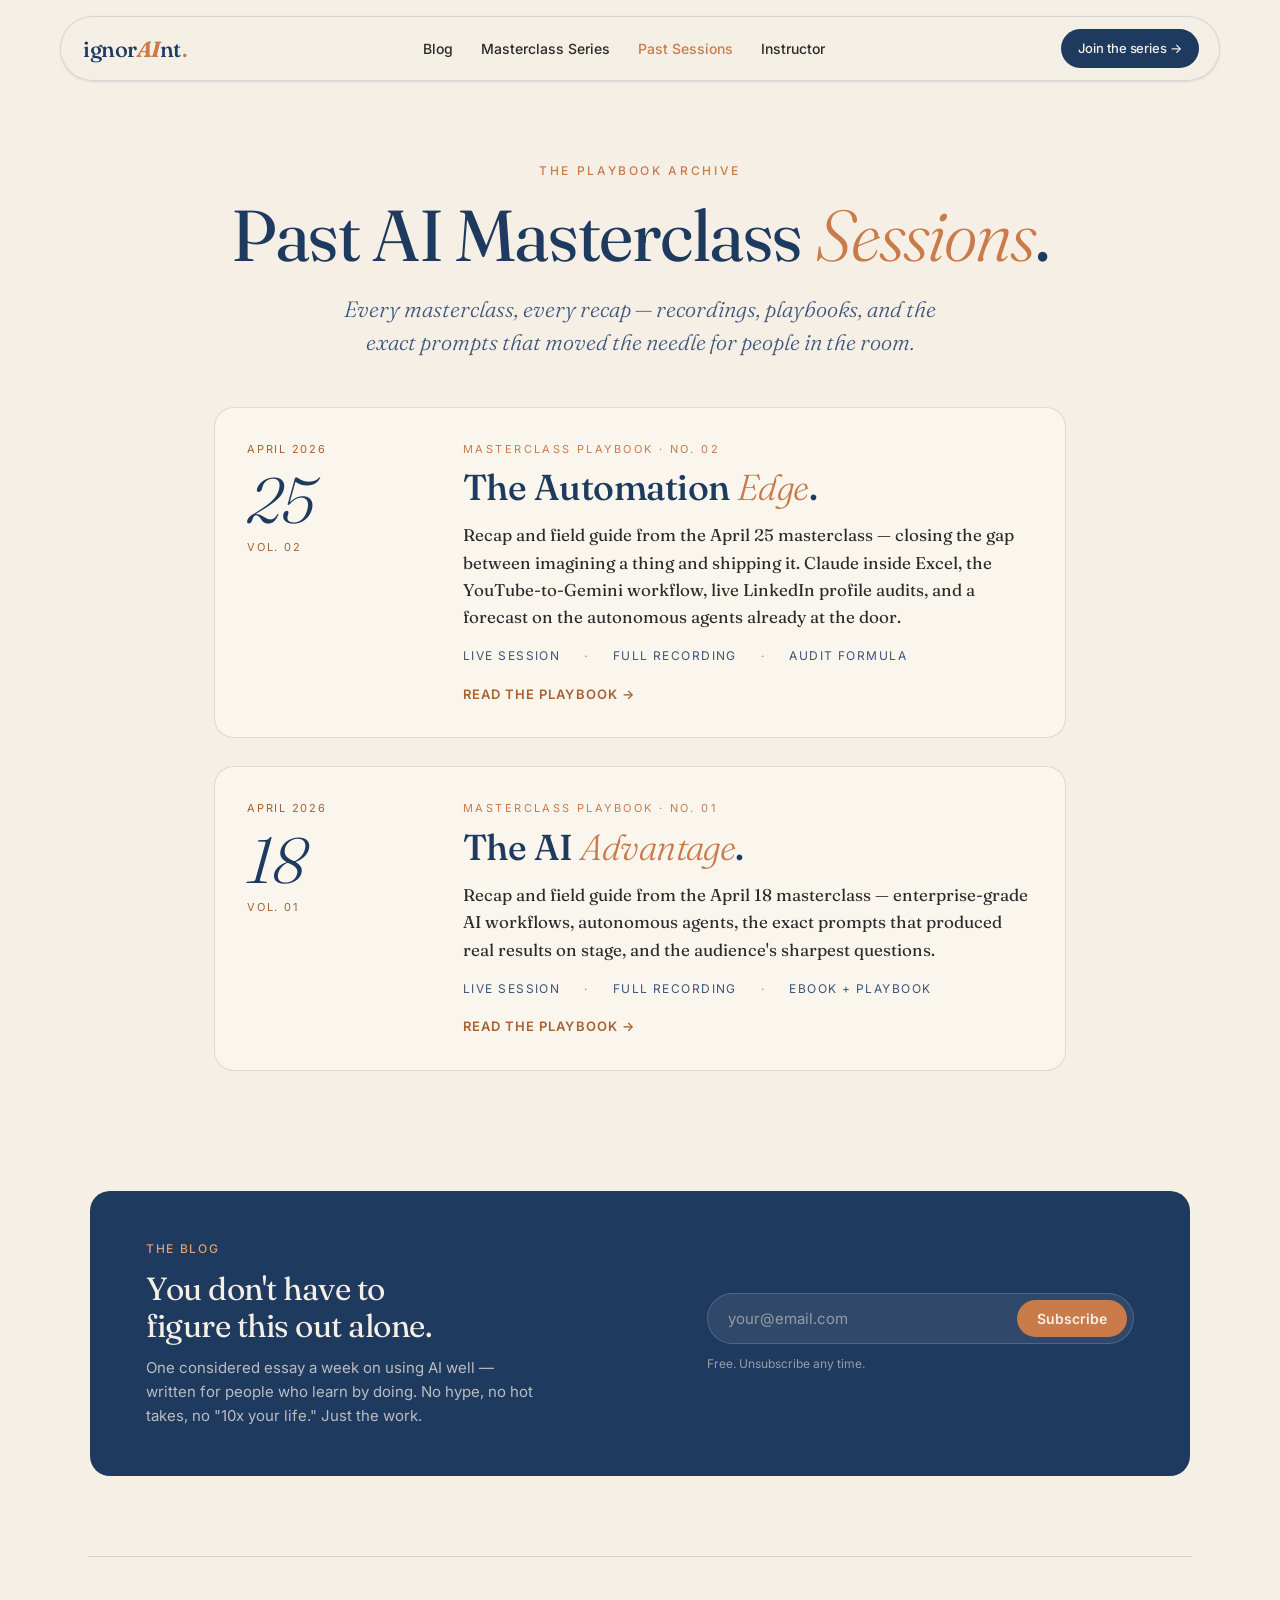
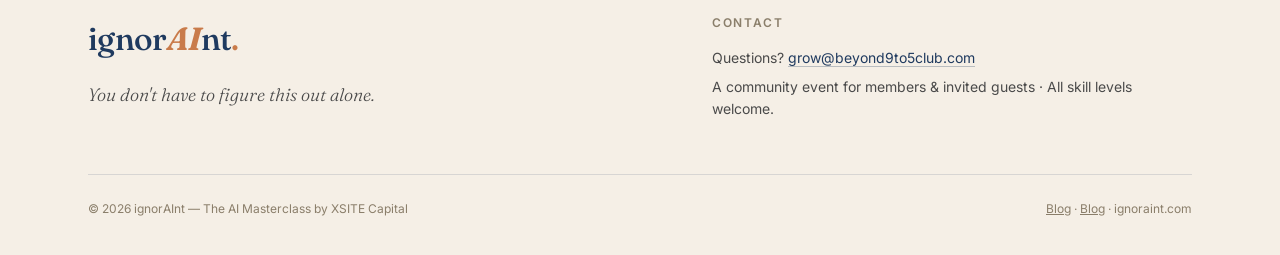
<file: past-sessions.html>
<!DOCTYPE html>
<html lang="en">
<head>
  <meta charset="UTF-8" />
  <meta name="viewport" content="width=device-width, initial-scale=1.0" />
  <title>Past AI Masterclass Sessions — IgnorAInt</title>
  <meta name="description" content="Recaps, recordings, and playbooks from past IgnorAInt AI Masterclass sessions — the archive of what we've covered." />
  <meta name="author" content="Addie Agarwal" />
  <link rel="canonical" href="https://ignoraint.com/past-sessions.html" />

  <!-- Open Graph -->
  <meta property="og:type" content="website" />
  <meta property="og:site_name" content="IgnorAInt" />
  <meta property="og:title" content="Past AI Masterclass Sessions — IgnorAInt" />
  <meta property="og:description" content="Recaps, recordings, and playbooks from past IgnorAInt AI Masterclass sessions." />
  <meta property="og:url" content="https://ignoraint.com/past-sessions.html" />
  <meta property="og:image" content="https://ignoraint.com/assets/og-default.png" />
  <meta property="og:image:width" content="1200" />
  <meta property="og:image:height" content="630" />
  <meta property="og:image:alt" content="IgnorAInt — The AI Masterclass" />
  <meta property="og:locale" content="en_US" />

  <!-- Twitter -->
  <meta name="twitter:card" content="summary_large_image" />
  <meta name="twitter:title" content="Past AI Masterclass Sessions — IgnorAInt" />
  <meta name="twitter:description" content="Recaps, recordings, and playbooks from past IgnorAInt AI Masterclass sessions." />
  <meta name="twitter:image" content="https://ignoraint.com/assets/og-default.png" />

  <!-- Icons -->
  <link rel="icon" type="image/x-icon" href="/favicon.ico" />
  <link rel="icon" type="image/svg+xml" href="assets/mark.svg" />
  <link rel="apple-touch-icon" href="assets/mark.svg" />

  <!-- Font performance hints -->
  <link rel="preconnect" href="https://fonts.googleapis.com" />
  <link rel="preconnect" href="https://fonts.gstatic.com" crossorigin />

  <link rel="stylesheet" href="colors_and_type.css" />
  <link rel="stylesheet" href="styles.css" />
  <style>
    /* ===== Past Sessions index — scoped additions ===== */
    .ps-hero {
      max-width: 900px;
      margin: 80px auto 48px;
      padding: 0 24px;
      text-align: center;
    }
    .ps-hero .eyebrow {
      font-family: var(--font-sans, "Inter", sans-serif);
      font-size: 12px;
      letter-spacing: 0.22em;
      text-transform: uppercase;
      color: var(--ember);
      margin-bottom: 18px;
    }
    .ps-hero h1 {
      font-family: var(--font-serif, "Fraunces", serif);
      font-weight: 400;
      font-size: clamp(40px, 6vw, 72px);
      line-height: 1.02;
      letter-spacing: -0.02em;
      color: var(--ink);
      margin: 0 0 20px;
    }
    .ps-hero h1 em {
      font-style: italic;
      font-weight: 300;
      color: var(--ember);
    }
    .ps-hero p {
      font-family: var(--font-serif, "Fraunces", serif);
      font-weight: 300;
      font-style: italic;
      font-size: clamp(18px, 2vw, 22px);
      line-height: 1.5;
      color: var(--ink-soft, #3C5679);
      max-width: 620px;
      margin: 0 auto;
    }

    .ps-list {
      max-width: 900px;
      margin: 0 auto 120px;
      padding: 0 24px;
      display: grid;
      gap: 28px;
    }

    .ps-card {
      display: grid;
      grid-template-columns: 180px 1fr;
      gap: 36px;
      padding: 32px;
      background: var(--paper-tint, #FAF6EE);
      border: 1px solid var(--border-1, rgba(31,58,95,0.12));
      border-radius: 20px;
      text-decoration: none;
      color: inherit;
      transition: transform .18s ease, box-shadow .18s ease, border-color .18s ease;
    }
    .ps-card:hover {
      transform: translateY(-2px);
      box-shadow: 0 12px 36px rgba(31,58,95,0.08);
      border-color: var(--ember-soft, #E19E72);
    }

    .ps-card-date {
      font-family: var(--font-sans, "Inter", sans-serif);
      text-transform: uppercase;
      letter-spacing: 0.16em;
      font-size: 11px;
      color: var(--ember-deep, #A8612F);
    }
    .ps-card-date .day {
      display: block;
      font-family: var(--font-serif, "Fraunces", serif);
      font-style: italic;
      font-weight: 300;
      font-size: 64px;
      line-height: 1;
      color: var(--ink);
      letter-spacing: -0.02em;
      margin: 10px 0 6px;
    }
    .ps-card-date .month-year { display: block; }

    .ps-card-body .vol {
      font-family: var(--font-sans, "Inter", sans-serif);
      font-size: 11px;
      letter-spacing: 0.22em;
      text-transform: uppercase;
      color: var(--ember);
      margin-bottom: 10px;
    }
    .ps-card-body h2 {
      font-family: var(--font-serif, "Fraunces", serif);
      font-weight: 500;
      font-size: clamp(26px, 3.2vw, 36px);
      line-height: 1.1;
      letter-spacing: -0.015em;
      color: var(--ink);
      margin: 0 0 14px;
    }
    .ps-card-body h2 em {
      font-style: italic;
      font-weight: 300;
      color: var(--ember);
    }
    .ps-card-body p {
      font-family: var(--font-serif, "Fraunces", serif);
      font-size: 17px;
      line-height: 1.6;
      color: var(--char, #2A2A2A);
      margin: 0 0 16px;
    }
    .ps-card-meta {
      display: flex;
      flex-wrap: wrap;
      gap: 18px;
      font-family: var(--font-sans, "Inter", sans-serif);
      font-size: 12px;
      letter-spacing: 0.12em;
      text-transform: uppercase;
      color: var(--ink-soft, #3C5679);
    }
    .ps-card-meta .dot { color: var(--ember); margin: 0 6px; }
    .ps-card-cta {
      margin-top: 18px;
      font-family: var(--font-sans, "Inter", sans-serif);
      font-size: 13px;
      letter-spacing: 0.08em;
      text-transform: uppercase;
      color: var(--ember-deep, #A8612F);
      font-weight: 600;
    }

    @media (max-width: 720px) {
      .ps-card { grid-template-columns: 1fr; gap: 10px; padding: 24px; }
      .ps-card-date .day { font-size: 48px; }
      .ps-hero { margin-top: 48px; margin-bottom: 32px; }
      .ps-list { margin-bottom: 72px; }
    }

    /* Mobile nav toggle — mirrors index.html */
    .nav-toggle {
      display: none;
      width: 40px; height: 40px; padding: 0; margin-right: 6px;
      background: transparent;
      border: 1px solid var(--border-1);
      border-radius: 999px;
      cursor: pointer;
      position: relative;
      flex-shrink: 0;
    }
    .nav-toggle span {
      position: absolute; left: 10px; right: 10px;
      height: 1.5px; background: var(--ink); border-radius: 2px;
      transition: transform .2s ease, opacity .2s ease, top .2s ease;
    }
    .nav-toggle span:nth-child(1) { top: 13px; }
    .nav-toggle span:nth-child(2) { top: 19px; }
    .nav-toggle span:nth-child(3) { top: 25px; }
    .nav-toggle[aria-expanded="true"] span:nth-child(1) { top: 19px; transform: rotate(45deg); }
    .nav-toggle[aria-expanded="true"] span:nth-child(2) { opacity: 0; }
    .nav-toggle[aria-expanded="true"] span:nth-child(3) { top: 19px; transform: rotate(-45deg); }

    .nav-drawer {
      display: none;
      max-width: 1160px;
      margin: 10px auto 0;
      padding: 18px 22px;
      background: rgba(245, 239, 230, 0.96);
      backdrop-filter: blur(18px);
      -webkit-backdrop-filter: blur(18px);
      border: 1px solid var(--border-1);
      border-radius: 24px;
      box-shadow: var(--shadow-sm);
      flex-direction: column;
      gap: 4px;
    }
    .nav-drawer.open { display: flex; }
    .nav-drawer a {
      font-family: var(--font-sans);
      font-size: 16px; font-weight: 500;
      color: var(--ink); text-decoration: none;
      padding: 12px 8px;
      border-bottom: 1px solid var(--border-1);
    }
    .nav-drawer a:last-child { border-bottom: none; }
    .nav-drawer a:hover { color: var(--ember); }

    @media (max-width: 800px) { .nav-toggle { display: block; } }

    /* ===== Newsletter band (above footer) ===== */
    .newsletter-band {
      max-width: 1100px;
      margin: 96px auto 0;
      background: var(--ink, #1F3A5F);
      color: var(--paper, #F5EFE6);
      border-radius: 20px;
      padding: 48px 56px;
      display: grid;
      grid-template-columns: 1.2fr 1fr;
      gap: 48px;
      align-items: center;
      position: relative;
      overflow: hidden;
    }
    .newsletter-band .nb-eyebrow {
      font-family: var(--font-sans, "Inter", sans-serif);
      font-weight: 500; font-size: 12px;
      letter-spacing: 0.14em; text-transform: uppercase;
      color: var(--ember-soft, #E19E72);
      margin: 0 0 12px;
    }
    .newsletter-band h3 {
      font-family: var(--font-serif, "Fraunces", serif);
      font-weight: 400;
      font-size: clamp(1.5rem, 2vw + 0.5rem, 2rem);
      line-height: 1.15;
      color: var(--paper, #F5EFE6);
      letter-spacing: -0.015em;
      margin: 0 0 12px;
      text-wrap: balance;
    }
    .newsletter-band .nb-sub {
      font-family: var(--font-sans, "Inter", sans-serif);
      font-size: 15px; line-height: 1.6;
      color: rgba(245, 239, 230, 0.72);
      margin: 0; max-width: 26em;
    }
    .newsletter-band form { display: flex; flex-direction: column; gap: 10px; }
    .newsletter-band .nb-row {
      display: flex; gap: 8px;
      background: rgba(245, 239, 230, 0.08);
      border: 1px solid rgba(245, 239, 230, 0.18);
      border-radius: 999px;
      padding: 6px 6px 6px 20px;
      transition: border-color .2s;
    }
    .newsletter-band .nb-row:focus-within { border-color: var(--ember-soft, #E19E72); }
    .newsletter-band .nb-row input {
      flex: 1; background: transparent; border: none; outline: none;
      color: var(--paper, #F5EFE6);
      font-family: inherit; font-size: 15px; padding: 8px 0;
    }
    .newsletter-band .nb-row input::placeholder { color: rgba(245, 239, 230, 0.5); }
    .newsletter-band .nb-btn {
      background: var(--ember, #C97B4A); color: var(--paper, #F5EFE6);
      border: none; border-radius: 999px;
      padding: 10px 20px;
      font-family: inherit; font-size: 14px; font-weight: 600;
      cursor: pointer; transition: background .2s;
    }
    .newsletter-band .nb-btn:hover:not(:disabled) { background: var(--ember-deep, #A8612F); }
    .newsletter-band .nb-btn:disabled { opacity: .7; cursor: default; }
    .newsletter-band .nb-foot {
      font-family: inherit; font-size: 12px;
      color: rgba(245, 239, 230, 0.55); margin: 0;
    }
    @media (max-width: 780px) {
      .newsletter-band {
        grid-template-columns: 1fr;
        padding: 36px 24px;
        gap: 24px;
        margin-top: 64px;
      }
    }
  </style>
</head>
<body>

<div class="site-nav-outer">
  <nav class="site-nav">
    <a class="nav-word" href="index.html">ignor<span class="ai">AI</span>nt<span class="dot-period">.</span></a>
    <div class="nav-mid">
      <a href="blog/">Blog</a>
      <a href="masterclass-series.html">Masterclass Series</a>
      <a href="past-sessions.html" style="color:var(--ember);">Past Sessions</a>
      <a href="index.html#instructor">Instructor</a>
    </div>
    <button class="nav-toggle" id="nav-toggle" aria-label="Toggle menu" aria-controls="nav-drawer" aria-expanded="false">
      <span></span><span></span><span></span>
    </button>
    <a href="masterclass-series.html" class="btn btn-primary btn-sm">Join the series →</a>
  </nav>
  <div class="nav-drawer" id="nav-drawer">
    <a href="blog/">Blog</a>
    <a href="masterclass-series.html">Masterclass Series</a>
    <a href="past-sessions.html" style="color:var(--ember);">Past Sessions</a>
    <a href="index.html#instructor">Instructor</a>
  </div>
</div>

<script>
  (function(){
    var t = document.getElementById('nav-toggle');
    var d = document.getElementById('nav-drawer');
    if (!t || !d) return;
    function close(){ d.classList.remove('open'); t.setAttribute('aria-expanded','false'); }
    t.addEventListener('click', function(){
      var open = d.classList.toggle('open');
      t.setAttribute('aria-expanded', open ? 'true' : 'false');
    });
    d.querySelectorAll('a').forEach(function(a){ a.addEventListener('click', close); });
  })();
</script>

<main class="wrap">

  <section class="ps-hero">
    <div class="eyebrow">The Playbook Archive</div>
    <h1>Past AI Masterclass <em>Sessions</em>.</h1>
    <p>Every masterclass, every recap — recordings, playbooks, and the exact prompts that moved the needle for people in the room.</p>
  </section>

  <section class="ps-list">

    <a class="ps-card" href="past-sessions/the-automation-edge.html">
      <div class="ps-card-date">
        <span class="month-year">April 2026</span>
        <span class="day">25</span>
        <span class="month-year">Vol. 02</span>
      </div>
      <div class="ps-card-body">
        <div class="vol">Masterclass Playbook · No. 02</div>
        <h2>The Automation <em>Edge</em>.</h2>
        <p>Recap and field guide from the April 25 masterclass — closing the gap between imagining a thing and shipping it. Claude inside Excel, the YouTube-to-Gemini workflow, live LinkedIn profile audits, and a forecast on the autonomous agents already at the door.</p>
        <div class="ps-card-meta">
          <span>Live Session</span><span class="dot">·</span>
          <span>Full Recording</span><span class="dot">·</span>
          <span>Audit Formula</span>
        </div>
        <div class="ps-card-cta">Read the playbook →</div>
      </div>
    </a>

    <a class="ps-card" href="past-sessions/the-ai-advantage.html">
      <div class="ps-card-date">
        <span class="month-year">April 2026</span>
        <span class="day">18</span>
        <span class="month-year">Vol. 01</span>
      </div>
      <div class="ps-card-body">
        <div class="vol">Masterclass Playbook · No. 01</div>
        <h2>The AI <em>Advantage</em>.</h2>
        <p>Recap and field guide from the April 18 masterclass — enterprise-grade AI workflows, autonomous agents, the exact prompts that produced real results on stage, and the audience's sharpest questions.</p>
        <div class="ps-card-meta">
          <span>Live Session</span><span class="dot">·</span>
          <span>Full Recording</span><span class="dot">·</span>
          <span>eBook + Playbook</span>
        </div>
        <div class="ps-card-cta">Read the playbook →</div>
      </div>
    </a>

  </section>

  <section class="newsletter-band" id="newsletter" aria-label="Subscribe to the newsletter">
    <div>
      <p class="nb-eyebrow">The blog</p>
      <h3>You don't have to figure this out alone.</h3>
      <p class="nb-sub">One considered essay a week on using AI well — written for people who learn by doing. No hype, no hot takes, no "10x your life." Just the work.</p>
    </div>
    <form data-subscribe-form data-source="past-sessions-footer">
      <div class="nb-row">
        <input type="email" name="email" placeholder="your@email.com" aria-label="Email address" required>
        <button type="submit" class="nb-btn">Subscribe</button>
      </div>
      <label style="position:absolute;left:-9999px;" aria-hidden="true">Don't fill this: <input type="text" name="honey" tabindex="-1" autocomplete="off"></label>
      <p class="nb-foot">Free. Unsubscribe any time.</p>
    </form>
  </section>

  <footer class="site-footer">
    <div class="footer-top">
      <div>
        <span class="footer-wordmark">ignor<span class="ai">AI</span>nt<span class="dot-period">.</span></span>
        <p class="footer-tag">You don't have to figure this out alone.</p>
      </div>
      <div class="footer-contact">
        <h4>Contact</h4>
        <p>Questions? <a href="mailto:grow@beyond9to5club.com">grow@beyond9to5club.com</a></p>
        <p>A community event for members &amp; invited guests · All skill levels welcome.</p>
      </div>
    </div>
    <div class="footer-bot">
      <span>© 2026 ignorAInt — The AI Masterclass by XSITE Capital</span>
      <span><a href="blog/" style="color:inherit;">Blog</a> · <a href="blog/" style="color:inherit;">Blog</a> · ignoraint.com</span>
    </div>
  </footer>

</main>

<script>
/* ===== Newsletter subscribe handler ===== */
(function () {
  var ENDPOINT = 'https://qphagqshsrdeefspxhss.supabase.co/functions/v1/subscribe';
  document.querySelectorAll('form[data-subscribe-form]').forEach(function (form) {
    var btn   = form.querySelector('button[type="submit"]');
    var input = form.querySelector('input[name="email"]');
    var foot  = form.querySelector('.nb-foot') || form.querySelector('.cta-foot');
    form.addEventListener('submit', function (e) {
      e.preventDefault();
      if (!input || !input.value) return;
      var body = {
        email:  input.value.trim(),
        source: form.dataset.source || 'past-sessions-footer',
        honey:  (form.querySelector('[name="honey"]') || {}).value || ''
      };
      if (btn) { btn.disabled = true; btn.textContent = 'Subscribing…'; }
      fetch(ENDPOINT, {
        method: 'POST',
        headers: { 'Content-Type': 'application/json' },
        body: JSON.stringify(body),
      })
      .then(function (r) { return r.json().catch(function () { return {}; }).then(function (j) { return { ok: r.ok, body: j }; }); })
      .then(function (r) {
        if (!r.ok || r.body.error) {
          if (foot) foot.textContent = r.body.error || 'Something went wrong — please try again.';
          if (btn) { btn.disabled = false; btn.textContent = 'Subscribe'; }
          return;
        }
        if (input) input.value = '';
        if (foot) foot.textContent = r.body.message || 'Thanks — a welcome note is on its way.';
        if (btn) { btn.disabled = true; btn.textContent = 'Subscribed ✓'; }
      })
      .catch(function () {
        if (foot) foot.textContent = 'Network error — please try again.';
        if (btn) { btn.disabled = false; btn.textContent = 'Subscribe'; }
      });
    });
  });
})();
</script>

</body>
</html>
</file>
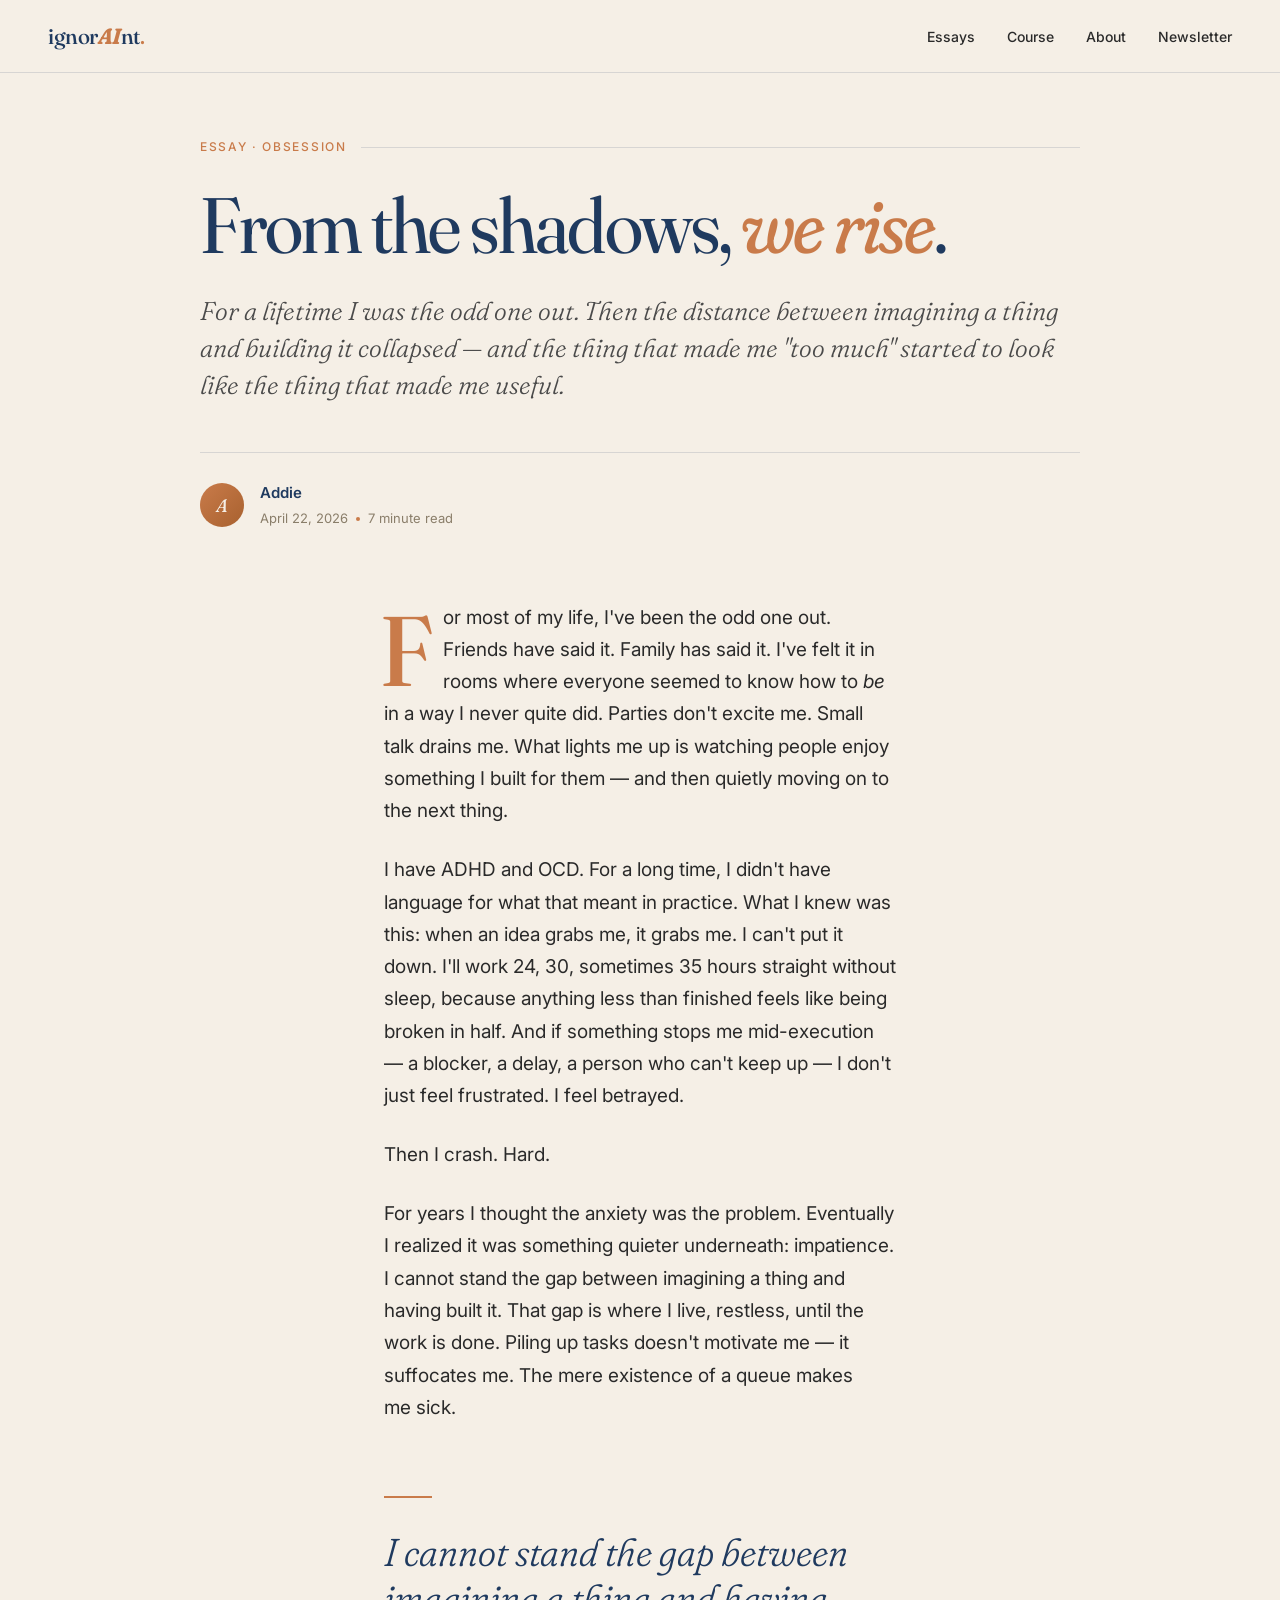
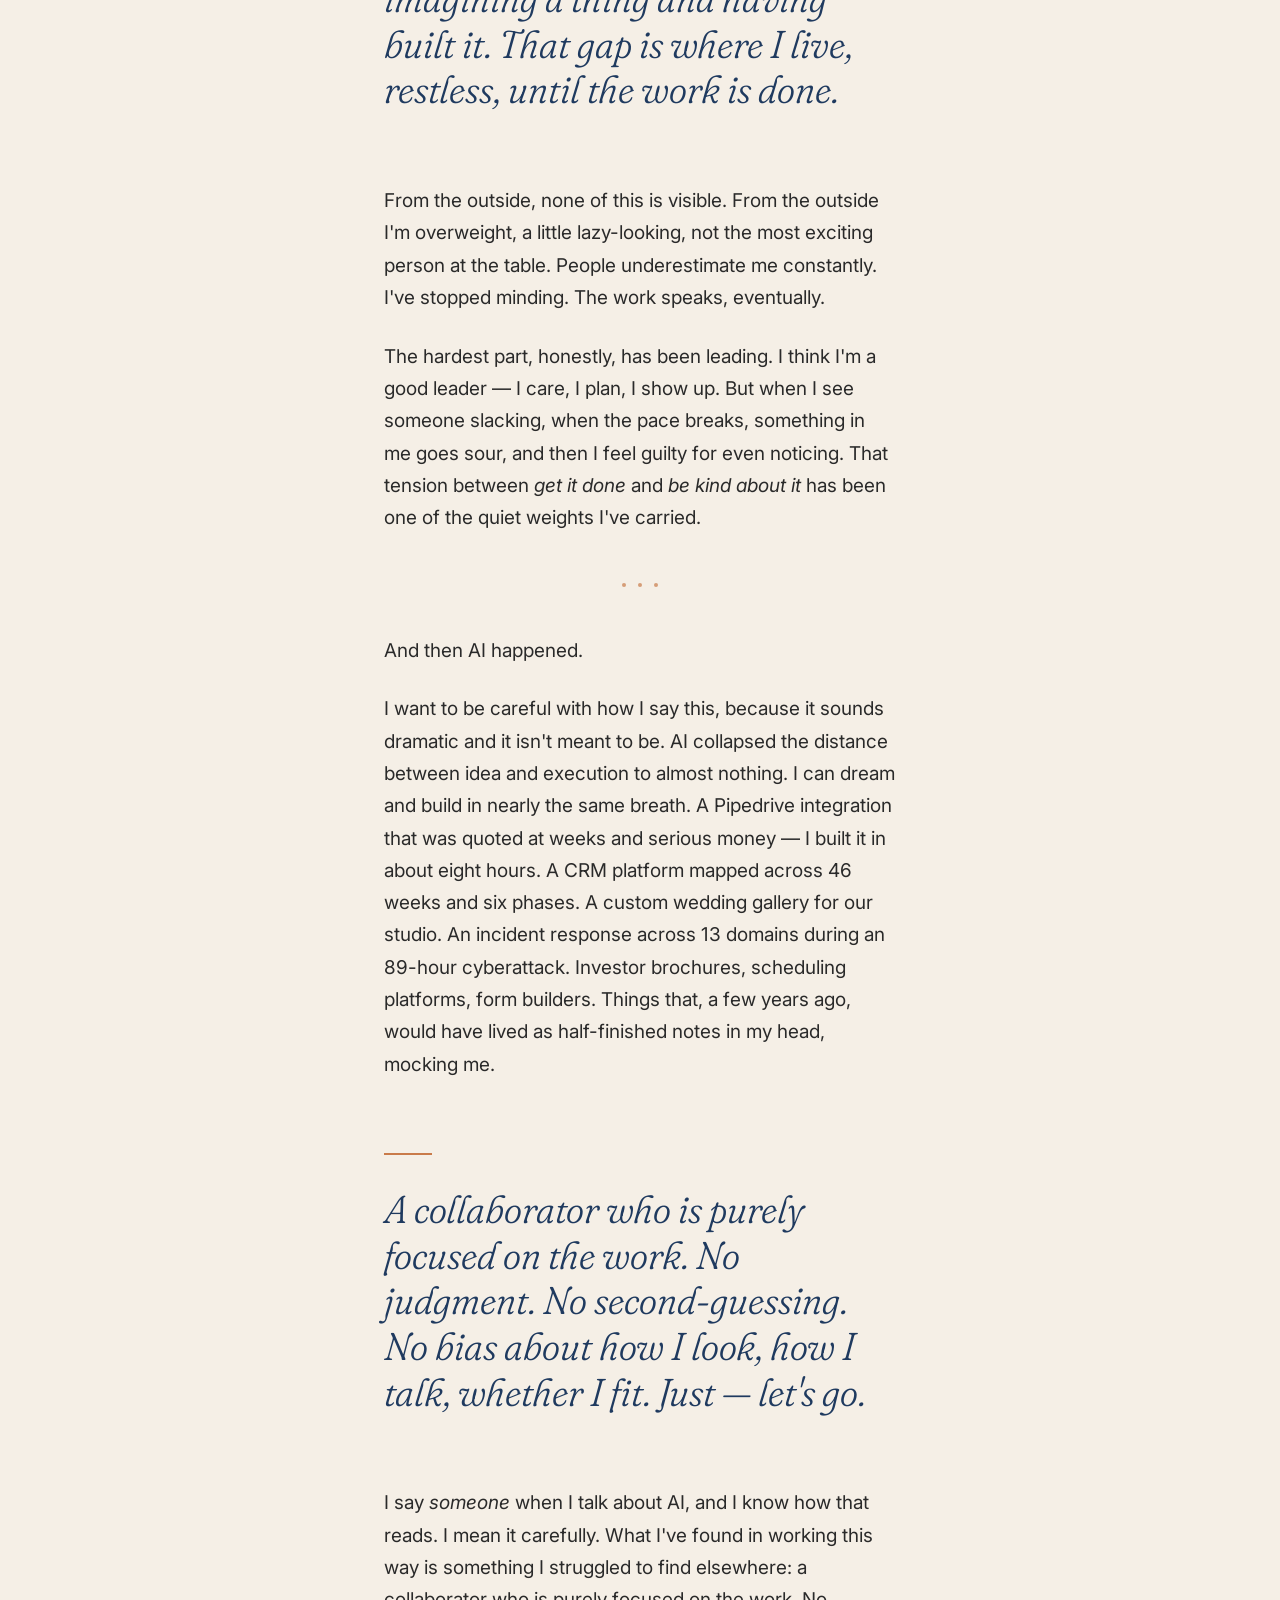
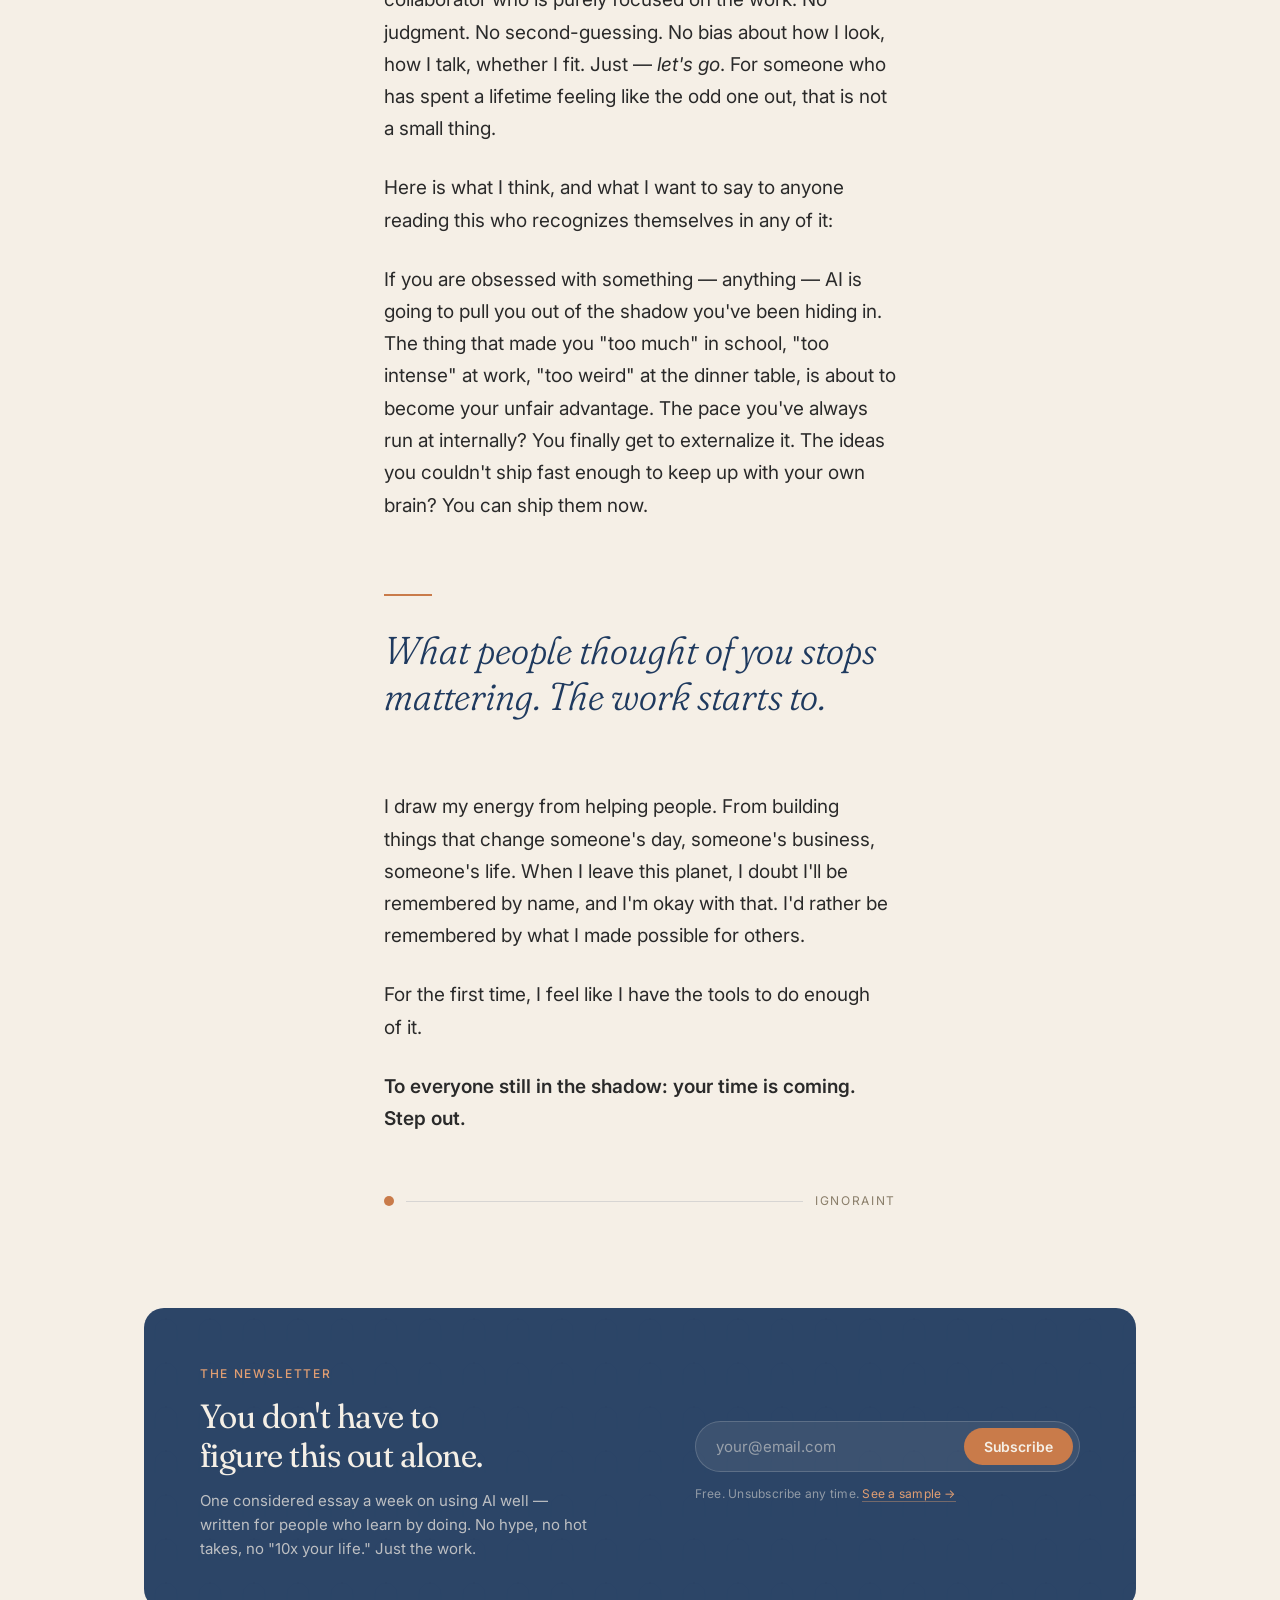
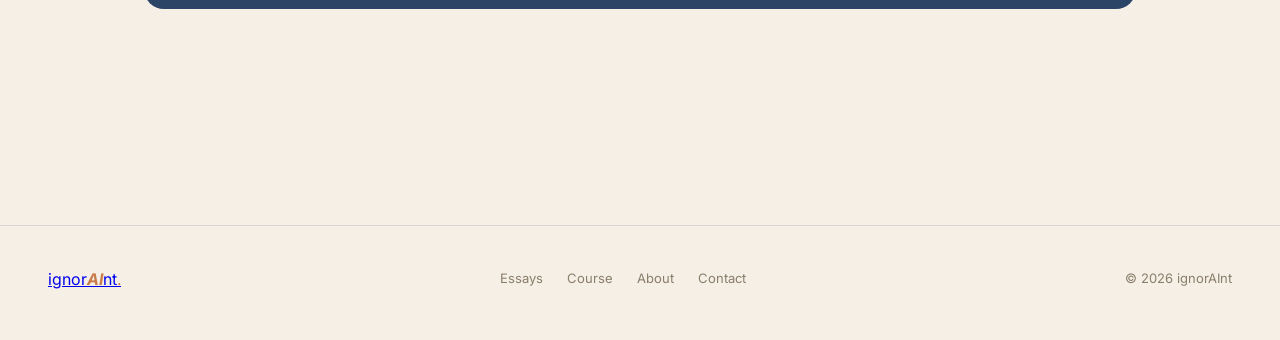
<file: ADHD, OCD and AI - Blog Post/From the Shadows, We Rise (standalone-src).html>
<!doctype html>
<html lang="en">
<head>
<meta charset="utf-8">
<title>From the shadows, we rise — ignorAInt</title>
<meta name="viewport" content="width=device-width,initial-scale=1">
<link rel="icon" href="assets/mark.svg">
<meta name="ext-resource-dependency" content="assets/illustration-arch.svg" data-resource-id="archSvg" />
<style id="design-system-tokens">
@import url("https://fonts.googleapis.com/css2?family=Fraunces:opsz,wght@9..144,300;9..144,400;9..144,500;9..144,600;9..144,700;9..144,800&family=Inter:wght@300;400;500;600;700&family=JetBrains+Mono:wght@400;500&display=swap");

:root {
  --paper: #F5EFE6; --paper-tint: #FAF6EE; --paper-deep: #EDE4D4;
  --ink: #1F3A5F; --ink-deep: #162A45; --ink-soft: #3C5679;
  --ember: #C97B4A; --ember-deep: #A8612F; --ember-soft: #E19E72;
  --char: #2A2A2A; --char-soft: #4A4A4A;
  --neutral-100: #F5EFE6; --neutral-200: #E8DFCF; --neutral-300: #D4C7B2;
  --neutral-400: #B3A58E; --neutral-500: #8A7E6A; --neutral-600: #5F5647;
  --neutral-700: #3E372C; --neutral-800: #2A2620; --neutral-900: #1A1714;
  --bg: var(--paper); --bg-elev-1: var(--paper-tint); --bg-elev-2: #FFFFFF;
  --fg-1: var(--char); --fg-2: var(--char-soft); --fg-3: var(--neutral-500);
  --fg-brand: var(--ink); --fg-accent: var(--ember);
  --border-1: rgba(31, 58, 95, 0.14); --border-2: rgba(31, 58, 95, 0.28);
  --font-serif: "Fraunces", "Charter", "Iowan Old Style", "Georgia", serif;
  --font-sans: "Inter", "Helvetica Neue", "Helvetica", "Arial", sans-serif;
  --font-mono: "JetBrains Mono", "SF Mono", "Consolas", monospace;
  --fs-12: 0.75rem; --fs-14: 0.875rem; --fs-16: 1rem; --fs-18: 1.125rem;
  --fs-20: 1.25rem; --fs-24: 1.5rem; --fs-30: 1.875rem; --fs-36: 2.25rem;
  --fs-48: 3rem; --fs-60: 3.75rem; --fs-72: 4.5rem; --fs-96: 6rem;
  --lh-tight: 1.05; --lh-snug: 1.2; --lh-normal: 1.5; --lh-relaxed: 1.65;
  --tracking-tight: -0.02em; --tracking-snug: -0.01em; --tracking-wide: 0.04em; --tracking-caps: 0.14em;
  --radius-xs: 2px; --radius-sm: 4px; --radius-md: 8px; --radius-lg: 14px; --radius-xl: 20px;
  --shadow-sm: 0 1px 3px rgba(31, 38, 47, 0.08), 0 1px 2px rgba(31, 38, 47, 0.04);
  --shadow-md: 0 4px 12px rgba(31, 38, 47, 0.08), 0 2px 4px rgba(31, 38, 47, 0.04);
  --shadow-lg: 0 12px 32px rgba(31, 38, 47, 0.10), 0 4px 8px rgba(31, 38, 47, 0.04);
  --ease-standard: cubic-bezier(0.2, 0.7, 0.2, 1);
  --dur-base: 200ms; --dur-slow: 360ms;
}
html, body { background: var(--bg); color: var(--fg-1); }
body {
  font-family: var(--font-sans); font-size: var(--fs-16); line-height: var(--lh-relaxed);
  -webkit-font-smoothing: antialiased; -moz-osx-font-smoothing: grayscale;
}
h1, h2, h3, h4, h5, h6, p { margin: 0; }
:focus-visible { outline: 2px solid var(--ember); outline-offset: 2px; border-radius: var(--radius-sm); }
::selection { background: var(--ember); color: var(--paper); }
</style>
<style>
  /* ============================================================
     Blog post — "From the shadows, we rise"
     Editorial treatment on ignorAInt's Paper ground.
     ============================================================ */

  html, body { background: var(--paper); }
  body {
    color: var(--fg-1);
    margin: 0;
    padding: 0;
    transition: background 360ms var(--ease-standard), color 360ms var(--ease-standard);
  }

  /* ------ Dark / Ink mode ------ */
  body.inkmode {
    background: var(--ink-deep);
    color: var(--paper);
  }
  body.inkmode .article-title,
  body.inkmode .eyebrow,
  body.inkmode .byline-name,
  body.inkmode .prose h2,
  body.inkmode .pullquote {
    color: var(--paper);
  }
  body.inkmode .prose p,
  body.inkmode .lede {
    color: rgba(245, 239, 230, 0.86);
  }
  body.inkmode .hairline,
  body.inkmode .site-footer,
  body.inkmode .site-nav,
  body.inkmode .meta-row {
    border-color: rgba(245, 239, 230, 0.14);
  }
  body.inkmode .byline-meta,
  body.inkmode .small-meta,
  body.inkmode .caption,
  body.inkmode .end-mark-label {
    color: rgba(245, 239, 230, 0.55);
  }
  body.inkmode .drop-cap::first-letter {
    color: var(--ember-soft);
  }
  body.inkmode .pullquote-rule { background: var(--ember-soft); }
  body.inkmode .site-nav {
    background: rgba(22, 42, 69, 0.72);
    border-color: rgba(245, 239, 230, 0.12);
  }
  body.inkmode .site-nav a,
  body.inkmode .site-nav .wordmark { color: var(--paper); }
  body.inkmode .cta-card {
    background: var(--paper);
    color: var(--ink-deep);
  }
  body.inkmode .cta-card .h2 { color: var(--ink-deep); }
  body.inkmode .cta-card p { color: var(--char-soft); }

  /* ------ Nav ------ */
  .site-nav {
    max-width: 1200px;
    margin: 0 auto;
    padding: 18px 48px;
    display: flex;
    align-items: center;
    justify-content: space-between;
    border-bottom: 1px solid var(--border-1);
    transition: background 360ms var(--ease-standard), border-color 360ms var(--ease-standard);
  }
  .site-nav .wordmark {
    font-family: var(--font-serif);
    font-weight: 500;
    font-size: 22px;
    letter-spacing: -0.02em;
    color: var(--ink);
    text-decoration: none;
    font-variation-settings: "opsz" 72;
  }
  .site-nav .wordmark .ai {
    color: var(--ember);
    font-weight: 700;
    font-style: italic;
    font-variation-settings: "opsz" 72, "SOFT" 100;
  }
  .site-nav .wordmark .period { color: var(--ember); }
  .nav-links { display: flex; gap: 32px; }
  .nav-links a {
    font-family: var(--font-sans);
    font-size: 14px;
    font-weight: 500;
    color: var(--fg-1);
    text-decoration: none;
    transition: color 200ms var(--ease-standard);
  }
  body:not(.inkmode) .nav-links a { color: var(--fg-1); }
  .nav-links a:hover { color: var(--ember); }

  /* ------ Article shell ------ */
  .article {
    max-width: 1200px;
    margin: 0 auto;
    padding: 64px 48px 96px;
  }

  /* Hero A — quiet (default). Centered, wide title, Paper ground. */
  .hero {
    max-width: 880px;
    margin: 0 auto 72px;
    text-align: left;
  }
  .eyebrow-row {
    display: flex;
    align-items: center;
    gap: 14px;
    margin-bottom: 28px;
  }
  .eyebrow {
    font-family: var(--font-sans);
    font-weight: 500;
    font-size: 12px;
    letter-spacing: 0.14em;
    text-transform: uppercase;
    color: var(--ember);
  }
  .eyebrow-rule {
    flex: 1;
    height: 1px;
    background: var(--border-1);
  }
  .article-title {
    font-family: var(--font-serif);
    font-weight: 400;
    font-size: clamp(2.75rem, 5.5vw + 0.5rem, 5.5rem);
    line-height: 1.02;
    letter-spacing: -0.025em;
    color: var(--ink);
    font-variation-settings: "opsz" 144, "SOFT" 30;
    margin: 0 0 28px;
    text-wrap: balance;
  }
  .article-title em {
    font-style: italic;
    color: var(--ember);
    font-variation-settings: "opsz" 144, "SOFT" 100;
    font-weight: 400;
  }
  .lede {
    font-family: var(--font-serif);
    font-weight: 300;
    font-size: clamp(1.25rem, 1.4vw + 0.6rem, 1.6rem);
    line-height: 1.45;
    color: var(--fg-2);
    font-style: italic;
    font-variation-settings: "opsz" 36, "SOFT" 50;
    max-width: 34em;
    margin: 0 0 48px;
    text-wrap: pretty;
  }
  .byline-row {
    display: flex;
    align-items: center;
    gap: 16px;
    padding-top: 28px;
    border-top: 1px solid var(--border-1);
  }
  .byline-avatar {
    width: 44px;
    height: 44px;
    border-radius: 999px;
    background: linear-gradient(135deg, var(--ember) 0%, var(--ember-deep) 100%);
    display: grid;
    place-items: center;
    color: var(--paper);
    font-family: var(--font-serif);
    font-weight: 500;
    font-size: 18px;
    font-style: italic;
    flex-shrink: 0;
  }
  .byline-text { display: flex; flex-direction: column; gap: 2px; }
  .byline-name {
    font-family: var(--font-sans);
    font-weight: 600;
    font-size: 15px;
    color: var(--ink);
  }
  .byline-meta {
    font-family: var(--font-sans);
    font-size: 13px;
    color: var(--fg-3);
    display: flex;
    gap: 8px;
    align-items: center;
  }
  .dot {
    width: 4px; height: 4px; border-radius: 999px;
    background: var(--ember);
    display: inline-block;
  }

  /* Hero B — editorial with arch */
  .hero.hero-arch { max-width: 1100px; text-align: center; }
  .hero.hero-arch .eyebrow-row { justify-content: center; }
  .hero.hero-arch .eyebrow-rule { display: none; }
  .hero.hero-arch .lede { margin-left: auto; margin-right: auto; }
  .hero.hero-arch .arch-visual {
    margin: 8px auto 44px;
    width: 140px;
    opacity: 0.9;
  }
  .hero.hero-arch .byline-row { justify-content: center; }

  /* Hero C — dramatic (inverse card at top of post). When used, body keeps Paper bg but the hero itself is Ink. */
  .hero.hero-dramatic {
    max-width: 1100px;
    background: var(--ink);
    color: var(--paper);
    border-radius: 20px;
    padding: 88px 72px 64px;
    text-align: left;
    position: relative;
    overflow: hidden;
  }
  .hero.hero-dramatic .article-title { color: var(--paper); }
  .hero.hero-dramatic .lede { color: rgba(245, 239, 230, 0.78); }
  .hero.hero-dramatic .eyebrow { color: var(--ember-soft); }
  .hero.hero-dramatic .eyebrow-rule { background: rgba(245, 239, 230, 0.2); }
  .hero.hero-dramatic .byline-row { border-top-color: rgba(245, 239, 230, 0.18); }
  .hero.hero-dramatic .byline-name { color: var(--paper); }
  .hero.hero-dramatic .byline-meta { color: rgba(245, 239, 230, 0.55); }
  .hero.hero-dramatic .pattern-bg {
    position: absolute;
    inset: 0;
    background-image: url("assets/pattern-arches.svg");
    background-size: 280px;
    background-repeat: repeat;
    opacity: 0.07;
    pointer-events: none;
  }
  .hero.hero-dramatic > * { position: relative; z-index: 1; }

  /* ------ Prose ------ */
  .prose-wrap {
    display: grid;
    grid-template-columns: 1fr;
    justify-content: center;
  }
  .prose {
    font-family: var(--font-sans);
    font-size: 19px;
    line-height: 1.7;
    color: var(--fg-1);
    max-width: 32rem; /* narrow default — overridden by measure tweak */
    margin: 0 auto;
    transition: max-width 360ms var(--ease-standard);
  }
  body.measure-wide .prose { max-width: 42rem; }

  .prose p {
    margin: 0 0 1.4em;
    text-wrap: pretty;
    hanging-punctuation: first last;
  }
  .prose p + p { text-indent: 0; }

  /* Drop cap on first paragraph */
  .prose .drop-cap::first-letter {
    font-family: var(--font-serif);
    font-weight: 500;
    font-size: 5.2em;
    line-height: 0.88;
    float: left;
    margin: 0.05em 0.1em 0 -0.04em;
    color: var(--ember);
    font-variation-settings: "opsz" 144, "SOFT" 30;
  }
  body.no-dropcap .prose .drop-cap::first-letter {
    font-size: inherit;
    float: none;
    margin: 0;
    color: inherit;
    font-family: inherit;
    font-weight: inherit;
    line-height: inherit;
  }

  .prose em { font-style: italic; color: inherit; }
  .prose strong { font-weight: 600; }

  /* Section rule — a quiet spacer between beats of the essay */
  .section-rule {
    display: flex;
    align-items: center;
    justify-content: center;
    gap: 12px;
    margin: 48px auto;
    color: var(--ember);
    opacity: 0.7;
  }
  .section-rule span {
    width: 4px; height: 4px; border-radius: 999px;
    background: var(--ember);
  }

  /* ------ Pull quotes ------ */
  .pullquote {
    font-family: var(--font-serif);
    font-weight: 300;
    font-style: italic;
    font-size: clamp(1.75rem, 2.4vw + 0.5rem, 2.5rem);
    line-height: 1.18;
    color: var(--ink);
    font-variation-settings: "opsz" 72, "SOFT" 80;
    max-width: 24em;
    margin: 72px auto 72px;
    padding: 0;
    position: relative;
    text-wrap: balance;
  }
  .pullquote-rule {
    width: 48px;
    height: 2px;
    background: var(--ember);
    margin-bottom: 32px;
  }
  .pullquote::before {
    /* No decorative quote char — the rule carries the job. Keep it clean. */
    content: none;
  }

  /* ------ End mark ------ */
  .end-mark {
    display: flex;
    align-items: center;
    gap: 12px;
    margin: 56px auto 0;
    max-width: 32rem;
  }
  body.measure-wide .end-mark { max-width: 42rem; }
  .end-mark-dot {
    width: 10px; height: 10px;
    background: var(--ember);
    border-radius: 999px;
    flex-shrink: 0;
  }
  .end-mark-rule {
    flex: 1;
    height: 1px;
    background: var(--border-1);
  }
  .end-mark-label {
    font-family: var(--font-sans);
    font-size: 12px;
    letter-spacing: 0.14em;
    text-transform: uppercase;
    color: var(--fg-3);
  }

  /* ------ CTA card ------ */
  .cta-card {
    max-width: 880px;
    margin: 96px auto 0;
    background: var(--ink);
    color: var(--paper);
    border-radius: 20px;
    padding: 56px 56px 48px;
    display: grid;
    grid-template-columns: 1.2fr 1fr;
    gap: 48px;
    align-items: center;
    position: relative;
    overflow: hidden;
  }
  .cta-card .pattern-bg {
    position: absolute;
    inset: 0;
    background-image: url("assets/pattern-arches.svg");
    background-size: 220px;
    opacity: 0.06;
    pointer-events: none;
  }
  .cta-card > * { position: relative; z-index: 1; }
  .cta-eyebrow {
    font-family: var(--font-sans);
    font-weight: 500;
    font-size: 12px;
    letter-spacing: 0.14em;
    text-transform: uppercase;
    color: var(--ember-soft);
    margin-bottom: 14px;
  }
  .cta-title {
    font-family: var(--font-serif);
    font-weight: 400;
    font-size: clamp(1.75rem, 2vw + 0.5rem, 2.25rem);
    line-height: 1.15;
    color: var(--paper);
    font-variation-settings: "opsz" 72, "SOFT" 40;
    letter-spacing: -0.015em;
    margin: 0 0 14px;
    text-wrap: balance;
  }
  .cta-sub {
    font-family: var(--font-sans);
    font-size: 15px;
    line-height: 1.6;
    color: rgba(245, 239, 230, 0.72);
    margin: 0;
    max-width: 26em;
  }
  .cta-form {
    display: flex;
    flex-direction: column;
    gap: 12px;
  }
  .cta-input-row {
    display: flex;
    gap: 8px;
    background: rgba(245, 239, 230, 0.08);
    border: 1px solid rgba(245, 239, 230, 0.18);
    border-radius: 999px;
    padding: 6px 6px 6px 20px;
    transition: border-color 200ms var(--ease-standard);
  }
  .cta-input-row:focus-within { border-color: var(--ember-soft); }
  .cta-input-row input {
    flex: 1;
    background: transparent;
    border: none;
    outline: none;
    color: var(--paper);
    font-family: var(--font-sans);
    font-size: 15px;
    padding: 8px 0;
  }
  .cta-input-row input::placeholder { color: rgba(245, 239, 230, 0.5); }
  .cta-btn {
    background: var(--ember);
    color: var(--paper);
    border: none;
    border-radius: 999px;
    padding: 10px 20px;
    font-family: var(--font-sans);
    font-size: 14px;
    font-weight: 600;
    letter-spacing: -0.005em;
    cursor: pointer;
    transition: background 200ms var(--ease-standard);
  }
  .cta-btn:hover { background: var(--ember-deep); }
  .cta-foot {
    font-family: var(--font-sans);
    font-size: 12px;
    color: rgba(245, 239, 230, 0.5);
    margin: 0;
    letter-spacing: 0.02em;
  }
  .cta-foot a { color: var(--ember-soft); text-decoration: none; border-bottom: 1px solid rgba(225, 158, 114, 0.4); }

  /* ------ Footer ------ */
  .site-footer {
    max-width: 1200px;
    margin: 120px auto 0;
    padding: 40px 48px 48px;
    border-top: 1px solid var(--border-1);
    display: flex;
    justify-content: space-between;
    align-items: center;
    font-family: var(--font-sans);
    font-size: 13px;
    color: var(--fg-3);
  }
  .site-footer .wordmark { font-size: 16px; }
  .footer-links { display: flex; gap: 24px; }
  .footer-links a { color: var(--fg-3); text-decoration: none; }
  .footer-links a:hover { color: var(--ember); }

  /* ------ Tweaks panel ------ */
  .tweaks-panel {
    position: fixed;
    bottom: 20px;
    right: 20px;
    width: 280px;
    background: var(--paper-tint);
    border: 1px solid var(--border-2);
    border-radius: 14px;
    box-shadow: var(--shadow-lg);
    padding: 18px 18px 16px;
    font-family: var(--font-sans);
    font-size: 13px;
    color: var(--ink);
    z-index: 100;
    display: none;
    backdrop-filter: blur(8px);
  }
  .tweaks-panel.open { display: block; }
  .tweaks-title {
    font-family: var(--font-serif);
    font-size: 18px;
    font-weight: 500;
    color: var(--ink);
    margin: 0 0 2px;
    letter-spacing: -0.01em;
  }
  .tweaks-sub {
    font-size: 11px;
    letter-spacing: 0.14em;
    text-transform: uppercase;
    color: var(--ember);
    margin: 0 0 16px;
  }
  .tweak-row {
    display: flex;
    align-items: center;
    justify-content: space-between;
    padding: 10px 0;
    border-top: 1px solid var(--border-1);
  }
  .tweak-row:first-of-type { border-top: none; }
  .tweak-label { color: var(--char); font-weight: 500; }
  .tweak-control { display: flex; gap: 4px; }
  .seg {
    border: 1px solid var(--border-2);
    background: transparent;
    color: var(--ink);
    font-family: var(--font-sans);
    font-size: 11px;
    font-weight: 500;
    padding: 4px 10px;
    border-radius: 999px;
    cursor: pointer;
    transition: all 200ms var(--ease-standard);
    letter-spacing: 0.02em;
  }
  .seg:hover { border-color: var(--ember); color: var(--ember); }
  .seg.active {
    background: var(--ink);
    color: var(--paper);
    border-color: var(--ink);
  }
  .toggle {
    width: 34px;
    height: 20px;
    background: var(--neutral-300);
    border-radius: 999px;
    position: relative;
    cursor: pointer;
    border: none;
    padding: 0;
    transition: background 200ms var(--ease-standard);
  }
  .toggle::after {
    content: "";
    position: absolute;
    top: 2px; left: 2px;
    width: 16px; height: 16px;
    background: var(--paper);
    border-radius: 999px;
    transition: left 200ms var(--ease-standard);
  }
  .toggle.on { background: var(--ember); }
  .toggle.on::after { left: 16px; }

  /* --- responsive --- */
  @media (max-width: 780px) {
    .site-nav { padding: 14px 24px; }
    .nav-links { display: none; }
    .article { padding: 40px 24px 64px; }
    .hero.hero-dramatic { padding: 56px 28px 40px; }
    .cta-card {
      grid-template-columns: 1fr;
      padding: 40px 28px 36px;
      gap: 28px;
    }
    .site-footer {
      flex-direction: column;
      gap: 16px;
      align-items: flex-start;
      padding: 32px 24px;
    }
  }

  @media (prefers-reduced-motion: reduce) {
    * { transition: none !important; }
  }
</style>
</head>
<body>
<template id="__bundler_thumbnail" data-bg-color="#F5EFE6">
  <svg viewBox="0 0 1200 800" xmlns="http://www.w3.org/2000/svg">
    <rect width="1200" height="800" fill="#F5EFE6"/>
    <path d="M 400 560 L 400 380 Q 400 240 600 240 Q 800 240 800 380 L 800 560" stroke="#1F3A5F" stroke-width="10" fill="none" stroke-linecap="round"/>
    <circle cx="600" cy="240" r="18" fill="#C97B4A"/>
    <rect x="400" y="560" width="400" height="8" fill="#1F3A5F"/>
  </svg>
</template>

<!-- ============= NAV ============= -->
<nav class="site-nav">
  <a href="#" class="wordmark">ignor<span class="ai">AI</span>nt<span class="period">.</span></a>
  <div class="nav-links">
    <a href="#">Essays</a>
    <a href="#">Course</a>
    <a href="#">About</a>
    <a href="#">Newsletter</a>
  </div>
</nav>

<!-- ============= ARTICLE ============= -->
<main class="article">

  <!-- HERO (swapped by Tweaks) -->
  <header class="hero" id="hero">
    <div class="eyebrow-row">
      <span class="eyebrow">Essay · Obsession</span>
      <span class="eyebrow-rule"></span>
    </div>

    <!-- arch visual only in arch variant, injected via JS -->
    <h1 class="article-title">From the shadows, <em>we rise</em>.</h1>

    <p class="lede">For a lifetime I was the odd one out. Then the distance between imagining a thing and building it collapsed — and the thing that made me "too much" started to look like the thing that made me useful.</p>

    <div class="byline-row">
      <div class="byline-avatar">A</div>
      <div class="byline-text">
        <span class="byline-name">Addie</span>
        <span class="byline-meta">
          <span>April 22, 2026</span>
          <span class="dot"></span>
          <span>7 minute read</span>
        </span>
      </div>
    </div>
  </header>

  <!-- PROSE -->
  <div class="prose-wrap">
    <article class="prose">

      <p class="drop-cap">For most of my life, I've been the odd one out. Friends have said it. Family has said it. I've felt it in rooms where everyone seemed to know how to <em>be</em> in a way I never quite did. Parties don't excite me. Small talk drains me. What lights me up is watching people enjoy something I built for them — and then quietly moving on to the next thing.</p>

      <p>I have ADHD and OCD. For a long time, I didn't have language for what that meant in practice. What I knew was this: when an idea grabs me, it grabs me. I can't put it down. I'll work 24, 30, sometimes 35 hours straight without sleep, because anything less than finished feels like being broken in half. And if something stops me mid-execution — a blocker, a delay, a person who can't keep up — I don't just feel frustrated. I feel betrayed.</p>

      <p>Then I crash. Hard.</p>

      <p>For years I thought the anxiety was the problem. Eventually I realized it was something quieter underneath: impatience. I cannot stand the gap between imagining a thing and having built it. That gap is where I live, restless, until the work is done. Piling up tasks doesn't motivate me — it suffocates me. The mere existence of a queue makes me sick.</p>

      <!-- Pull quote 1 -->
      <aside class="pullquote">
        <div class="pullquote-rule"></div>
        I cannot stand the gap between imagining a thing and having built it. That gap is where I live, restless, until the work is done.
      </aside>

      <p>From the outside, none of this is visible. From the outside I'm overweight, a little lazy-looking, not the most exciting person at the table. People underestimate me constantly. I've stopped minding. The work speaks, eventually.</p>

      <p>The hardest part, honestly, has been leading. I think I'm a good leader — I care, I plan, I show up. But when I see someone slacking, when the pace breaks, something in me goes sour, and then I feel guilty for even noticing. That tension between <em>get it done</em> and <em>be kind about it</em> has been one of the quiet weights I've carried.</p>

      <div class="section-rule" aria-hidden="true">
        <span></span><span></span><span></span>
      </div>

      <p>And then AI happened.</p>

      <p>I want to be careful with how I say this, because it sounds dramatic and it isn't meant to be. AI collapsed the distance between idea and execution to almost nothing. I can dream and build in nearly the same breath. A Pipedrive integration that was quoted at weeks and serious money — I built it in about eight hours. A CRM platform mapped across 46 weeks and six phases. A custom wedding gallery for our studio. An incident response across 13 domains during an 89-hour cyberattack. Investor brochures, scheduling platforms, form builders. Things that, a few years ago, would have lived as half-finished notes in my head, mocking me.</p>

      <!-- Pull quote 2 -->
      <aside class="pullquote">
        <div class="pullquote-rule"></div>
        A collaborator who is purely focused on the work. No judgment. No second-guessing. No bias about how I look, how I talk, whether I fit. Just — let's go.
      </aside>

      <p>I say <em>someone</em> when I talk about AI, and I know how that reads. I mean it carefully. What I've found in working this way is something I struggled to find elsewhere: a collaborator who is purely focused on the work. No judgment. No second-guessing. No bias about how I look, how I talk, whether I fit. Just — <em>let's go</em>. For someone who has spent a lifetime feeling like the odd one out, that is not a small thing.</p>

      <p>Here is what I think, and what I want to say to anyone reading this who recognizes themselves in any of it:</p>

      <p>If you are obsessed with something — anything — AI is going to pull you out of the shadow you've been hiding in. The thing that made you "too much" in school, "too intense" at work, "too weird" at the dinner table, is about to become your unfair advantage. The pace you've always run at internally? You finally get to externalize it. The ideas you couldn't ship fast enough to keep up with your own brain? You can ship them now.</p>

      <!-- Pull quote 3 -->
      <aside class="pullquote">
        <div class="pullquote-rule"></div>
        What people thought of you stops mattering. The work starts to.
      </aside>

      <p>I draw my energy from helping people. From building things that change someone's day, someone's business, someone's life. When I leave this planet, I doubt I'll be remembered by name, and I'm okay with that. I'd rather be remembered by what I made possible for others.</p>

      <p>For the first time, I feel like I have the tools to do enough of it.</p>

      <p><strong>To everyone still in the shadow: your time is coming. Step out.</strong></p>

      <div class="end-mark" aria-hidden="true">
        <span class="end-mark-dot"></span>
        <span class="end-mark-rule"></span>
        <span class="end-mark-label">ignorAInt</span>
      </div>

    </article>
  </div>

  <!-- CTA -->
  <section class="cta-card" aria-label="Subscribe">
    <div class="pattern-bg" aria-hidden="true"></div>
    <div class="cta-text">
      <div class="cta-eyebrow">The newsletter</div>
      <h2 class="cta-title">You don't have to figure this out alone.</h2>
      <p class="cta-sub">One considered essay a week on using AI well — written for people who learn by doing. No hype, no hot takes, no "10x your life." Just the work.</p>
    </div>
    <form class="cta-form" onsubmit="event.preventDefault(); this.querySelector('input').value=''; this.querySelector('.cta-foot').textContent='Thanks — a welcome note is on its way.';">
      <div class="cta-input-row">
        <input type="email" placeholder="your@email.com" aria-label="Email address" required>
        <button type="submit" class="cta-btn">Subscribe</button>
      </div>
      <p class="cta-foot">Free. Unsubscribe any time. <a href="#">See a sample →</a></p>
    </form>
  </section>

</main>

<!-- ============= FOOTER ============= -->
<footer class="site-footer">
  <a href="#" class="wordmark">ignor<span class="ai" style="color:var(--ember);font-weight:700;font-style:italic;">AI</span>nt<span style="color:var(--ember);">.</span></a>
  <div class="footer-links">
    <a href="#">Essays</a>
    <a href="#">Course</a>
    <a href="#">About</a>
    <a href="#">Contact</a>
  </div>
  <span>© 2026 ignorAInt</span>
</footer>

<!-- ============= TWEAKS PANEL ============= -->
<div class="tweaks-panel" id="tweaks">
  <div class="tweaks-sub">Tweaks</div>
  <div class="tweaks-title">Editorial knobs</div>

  <div class="tweak-row">
    <span class="tweak-label">Hero</span>
    <div class="tweak-control" data-tweak="hero">
      <button class="seg" data-val="quiet">Quiet</button>
      <button class="seg" data-val="arch">Arch</button>
      <button class="seg" data-val="dramatic">Ink</button>
    </div>
  </div>

  <div class="tweak-row">
    <span class="tweak-label">Measure</span>
    <div class="tweak-control" data-tweak="measure">
      <button class="seg" data-val="narrow">Narrow</button>
      <button class="seg" data-val="wide">Wide</button>
    </div>
  </div>

  <div class="tweak-row">
    <span class="tweak-label">Drop cap</span>
    <button class="toggle" data-tweak="dropcap" aria-label="Toggle drop cap"></button>
  </div>

  <div class="tweak-row">
    <span class="tweak-label">Ink mode</span>
    <button class="toggle" data-tweak="inkmode" aria-label="Toggle ink mode"></button>
  </div>
</div>

<script>
(() => {
  // ---- tweakable defaults (host-persistable block) ----
  const TWEAK_DEFAULTS = /*EDITMODE-BEGIN*/{
    "hero": "quiet",
    "measure": "narrow",
    "dropcap": true,
    "inkmode": false
  }/*EDITMODE-END*/;

  let state = { ...TWEAK_DEFAULTS };

  function apply() {
    const body = document.body;
    // measure
    body.classList.toggle("measure-wide", state.measure === "wide");
    // dropcap
    body.classList.toggle("no-dropcap", !state.dropcap);
    // inkmode
    body.classList.toggle("inkmode", !!state.inkmode);

    // hero variant
    const hero = document.getElementById("hero");
    hero.classList.remove("hero-arch", "hero-dramatic");
    // clear any injected visuals / pattern
    hero.querySelectorAll(".arch-visual,.pattern-bg").forEach(n => n.remove());

    if (state.hero === "arch") {
      hero.classList.add("hero-arch");
      const img = document.createElement("img");
      img.className = "arch-visual";
      img.src = window.__resources.archSvg;
      img.alt = "";
      // insert before title
      const title = hero.querySelector(".article-title");
      hero.insertBefore(img, title);
    } else if (state.hero === "dramatic") {
      hero.classList.add("hero-dramatic");
      const pat = document.createElement("div");
      pat.className = "pattern-bg";
      pat.setAttribute("aria-hidden", "true");
      hero.insertBefore(pat, hero.firstChild);
    }

    // sync tweaks UI
    document.querySelectorAll(".tweak-control").forEach(ctrl => {
      const key = ctrl.dataset.tweak;
      ctrl.querySelectorAll(".seg").forEach(btn => {
        btn.classList.toggle("active", btn.dataset.val === state[key]);
      });
    });
    document.querySelectorAll(".toggle").forEach(t => {
      const key = t.dataset.tweak;
      t.classList.toggle("on", !!state[key]);
    });
  }

  function set(key, val) {
    state[key] = val;
    apply();
    try {
      window.parent.postMessage({ type: "__edit_mode_set_keys", edits: { [key]: val } }, "*");
    } catch (e) {}
  }

  // wire segmented controls
  document.querySelectorAll(".tweak-control").forEach(ctrl => {
    ctrl.addEventListener("click", (e) => {
      const btn = e.target.closest(".seg");
      if (!btn) return;
      set(ctrl.dataset.tweak, btn.dataset.val);
    });
  });
  // wire toggles
  document.querySelectorAll(".toggle").forEach(t => {
    t.addEventListener("click", () => {
      set(t.dataset.tweak, !state[t.dataset.tweak]);
    });
  });

  // ---- Edit-mode protocol ----
  window.addEventListener("message", (e) => {
    const d = e.data || {};
    if (d.type === "__activate_edit_mode") {
      document.getElementById("tweaks").classList.add("open");
    } else if (d.type === "__deactivate_edit_mode") {
      document.getElementById("tweaks").classList.remove("open");
    }
  });
  try {
    window.parent.postMessage({ type: "__edit_mode_available" }, "*");
  } catch (e) {}

  apply();
})();
</script>

</body>
</html>
</file>
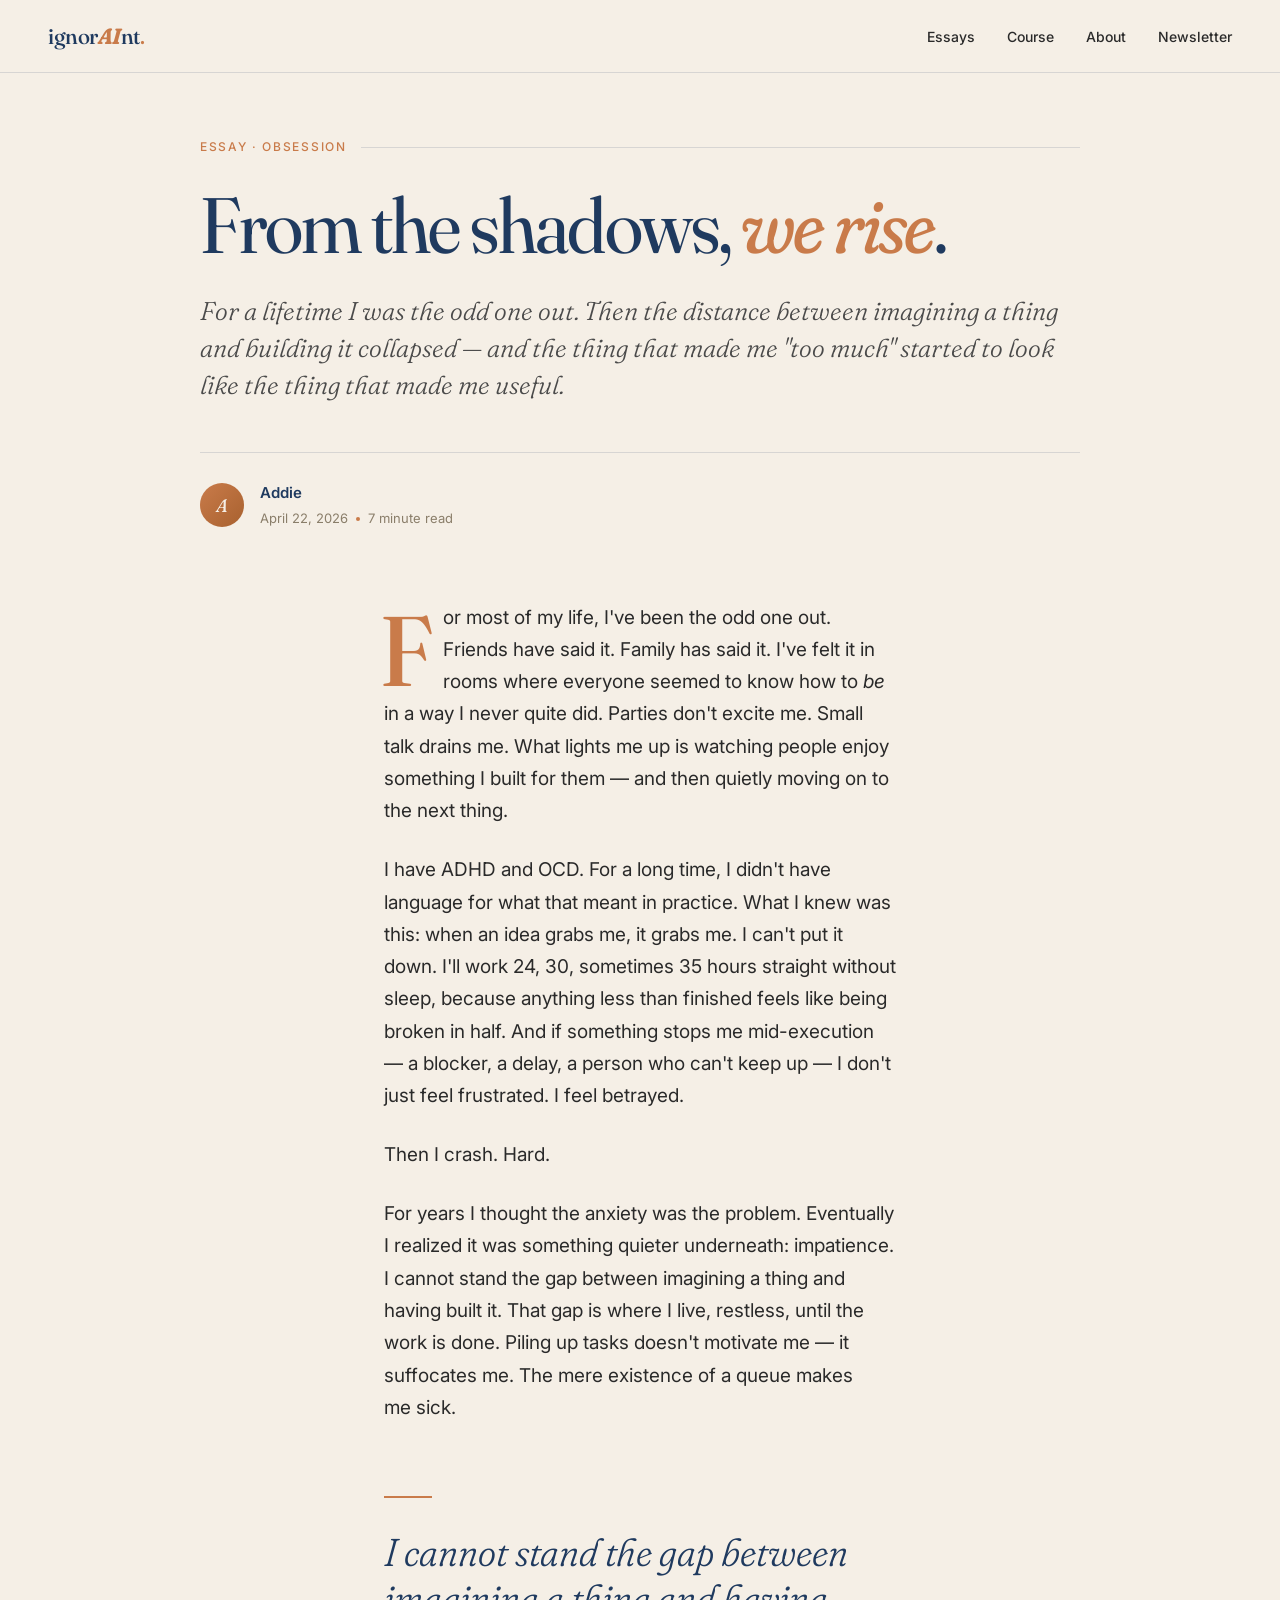
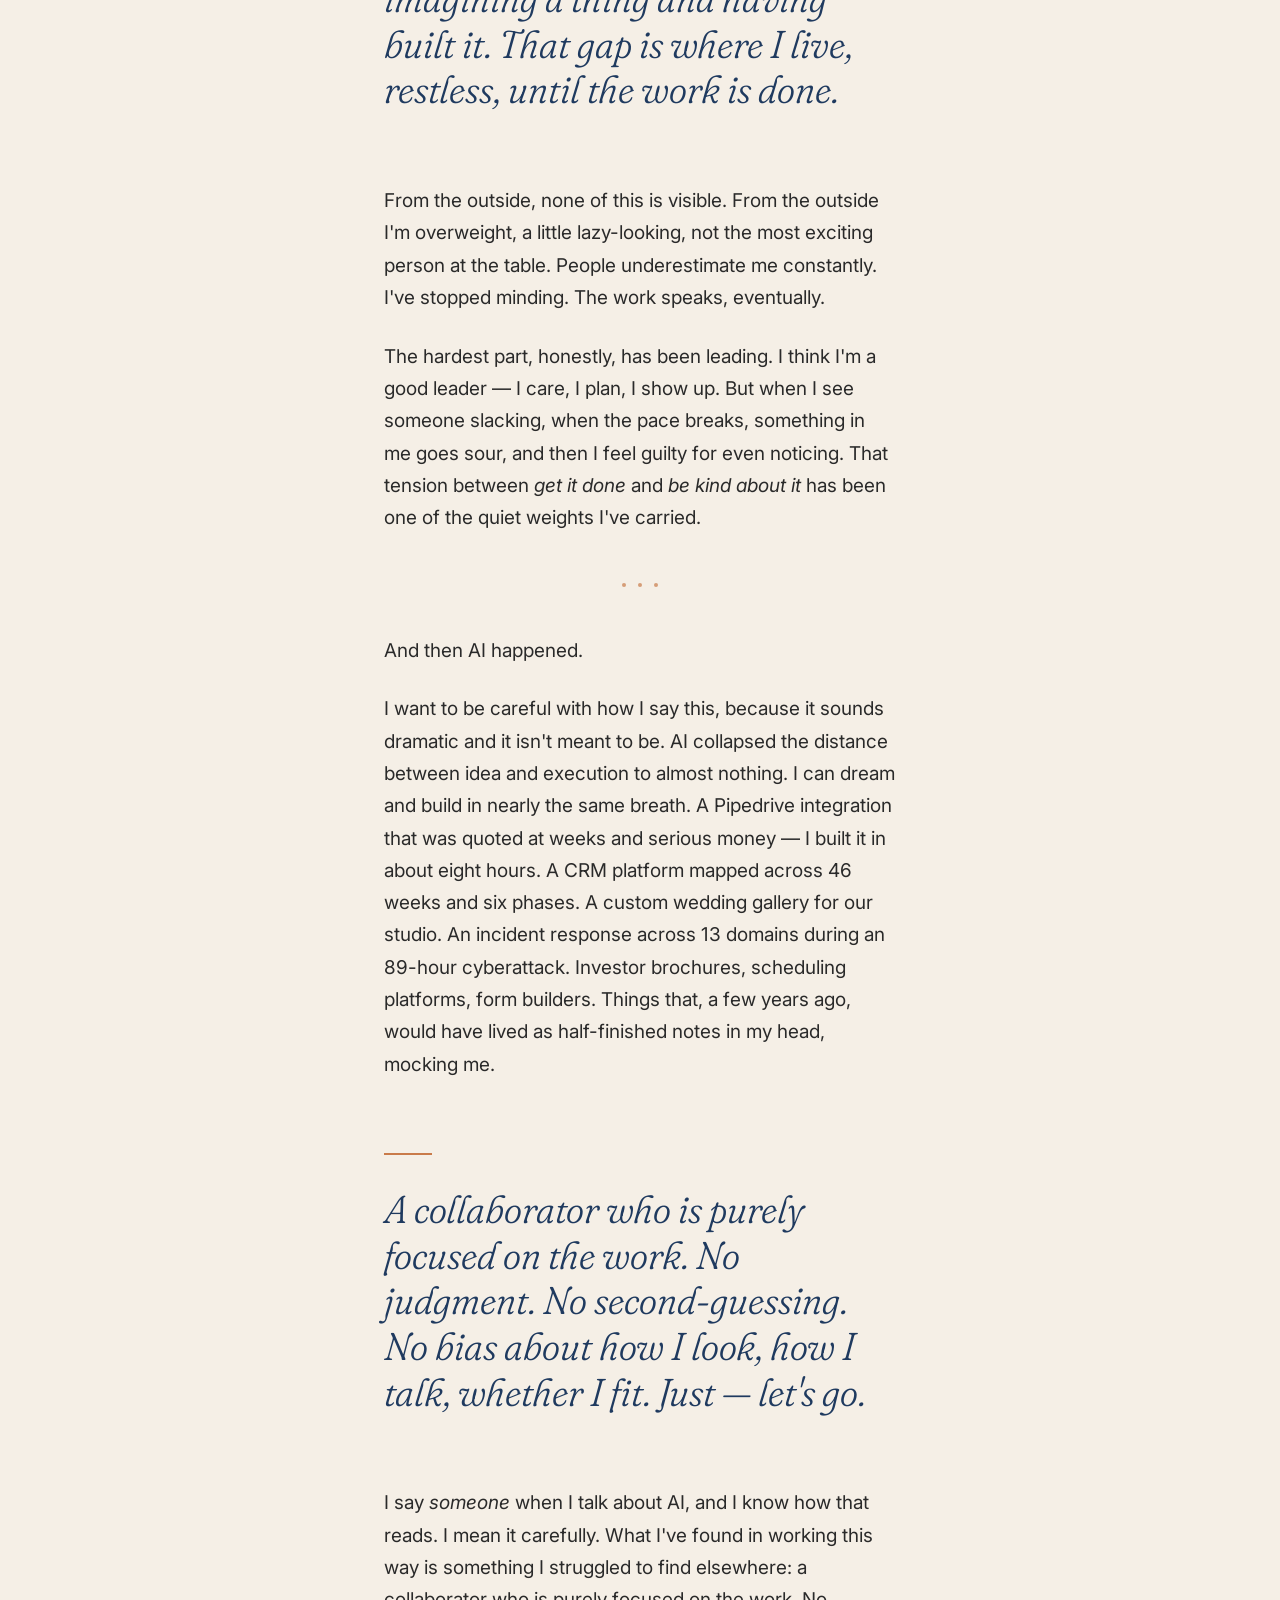
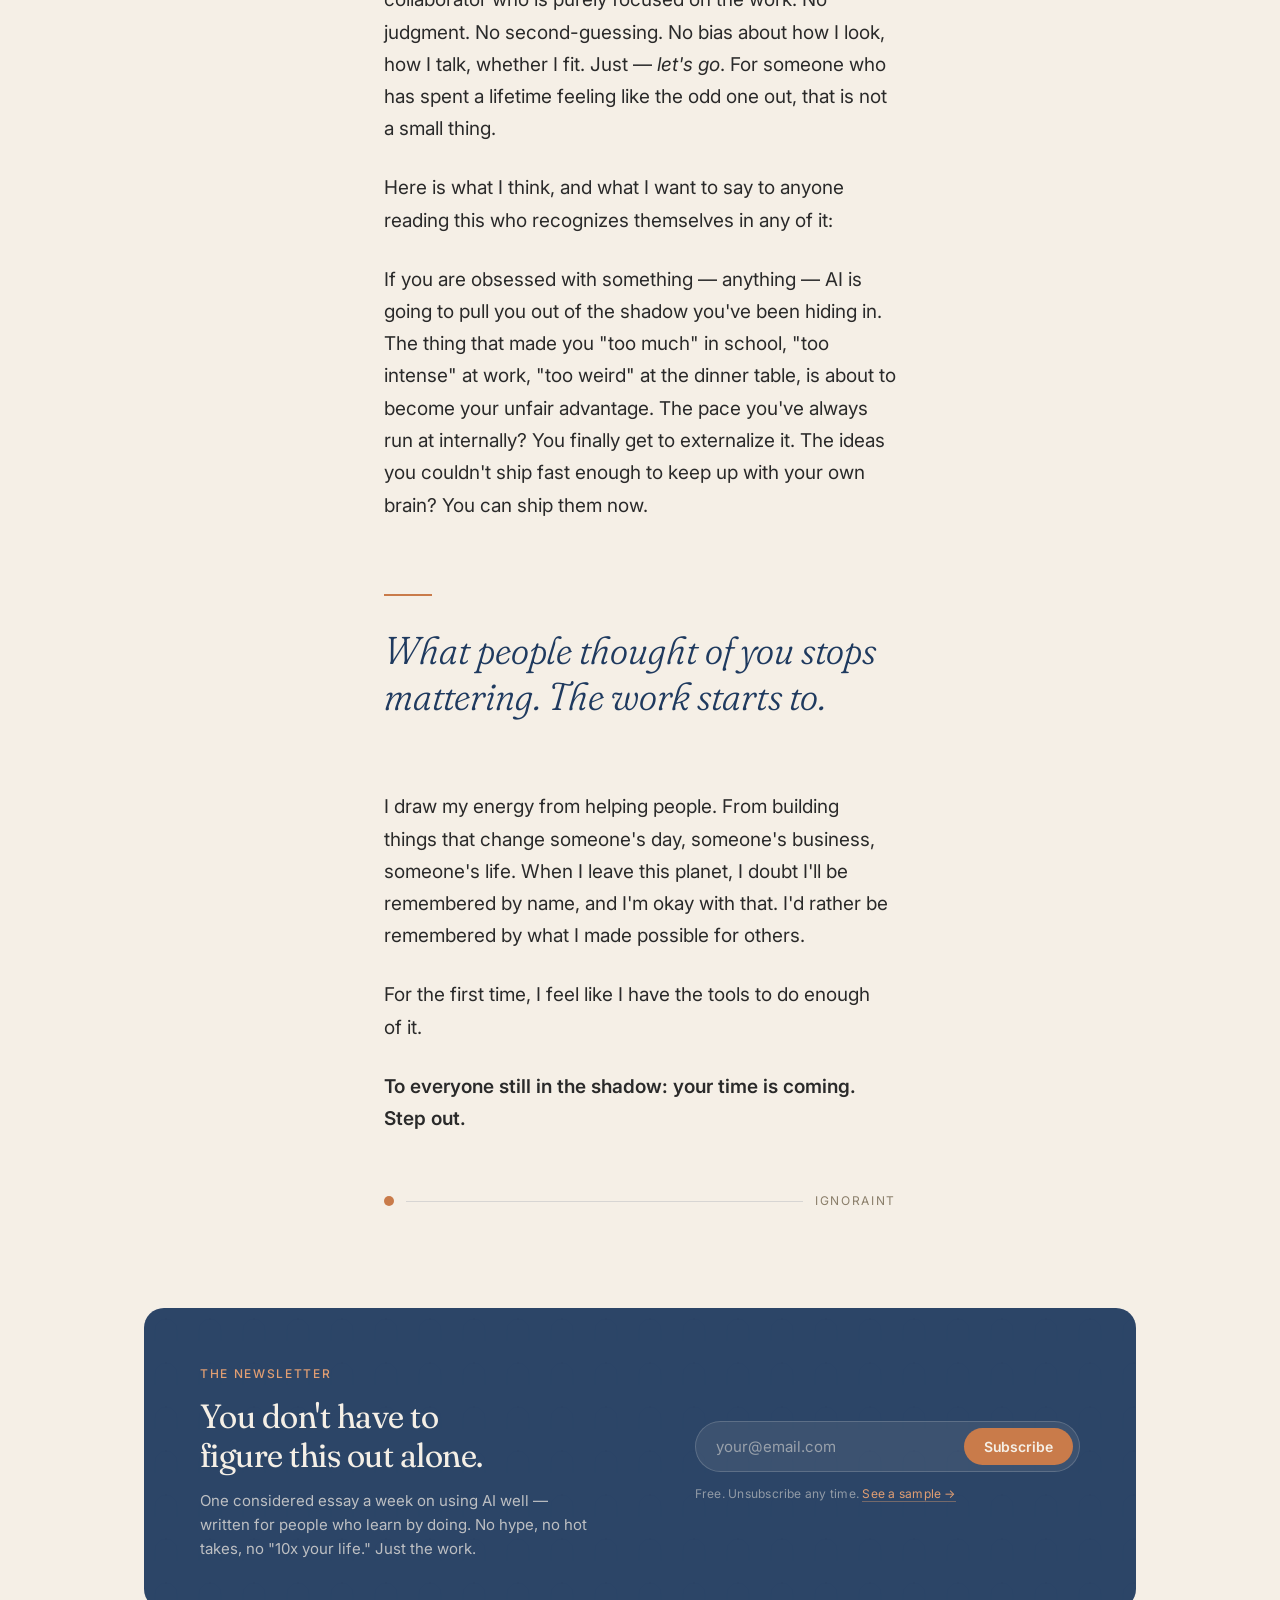
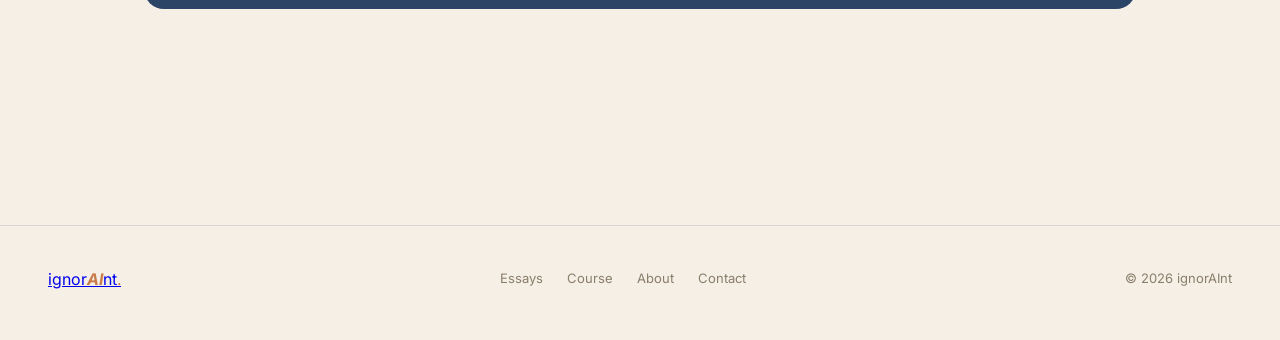
<file: ADHD, OCD and AI - Blog Post/From the Shadows, We Rise.html>
<!doctype html>
<html lang="en">
<head>
<meta charset="utf-8">
<title>From the shadows, we rise — ignorAInt</title>
<meta name="viewport" content="width=device-width,initial-scale=1">
<link rel="icon" href="assets/mark.svg">
<style id="design-system-tokens">
@import url("https://fonts.googleapis.com/css2?family=Fraunces:opsz,wght@9..144,300;9..144,400;9..144,500;9..144,600;9..144,700;9..144,800&family=Inter:wght@300;400;500;600;700&family=JetBrains+Mono:wght@400;500&display=swap");

:root {
  --paper: #F5EFE6; --paper-tint: #FAF6EE; --paper-deep: #EDE4D4;
  --ink: #1F3A5F; --ink-deep: #162A45; --ink-soft: #3C5679;
  --ember: #C97B4A; --ember-deep: #A8612F; --ember-soft: #E19E72;
  --char: #2A2A2A; --char-soft: #4A4A4A;
  --neutral-100: #F5EFE6; --neutral-200: #E8DFCF; --neutral-300: #D4C7B2;
  --neutral-400: #B3A58E; --neutral-500: #8A7E6A; --neutral-600: #5F5647;
  --neutral-700: #3E372C; --neutral-800: #2A2620; --neutral-900: #1A1714;
  --bg: var(--paper); --bg-elev-1: var(--paper-tint); --bg-elev-2: #FFFFFF;
  --fg-1: var(--char); --fg-2: var(--char-soft); --fg-3: var(--neutral-500);
  --fg-brand: var(--ink); --fg-accent: var(--ember);
  --border-1: rgba(31, 58, 95, 0.14); --border-2: rgba(31, 58, 95, 0.28);
  --font-serif: "Fraunces", "Charter", "Iowan Old Style", "Georgia", serif;
  --font-sans: "Inter", "Helvetica Neue", "Helvetica", "Arial", sans-serif;
  --font-mono: "JetBrains Mono", "SF Mono", "Consolas", monospace;
  --fs-12: 0.75rem; --fs-14: 0.875rem; --fs-16: 1rem; --fs-18: 1.125rem;
  --fs-20: 1.25rem; --fs-24: 1.5rem; --fs-30: 1.875rem; --fs-36: 2.25rem;
  --fs-48: 3rem; --fs-60: 3.75rem; --fs-72: 4.5rem; --fs-96: 6rem;
  --lh-tight: 1.05; --lh-snug: 1.2; --lh-normal: 1.5; --lh-relaxed: 1.65;
  --tracking-tight: -0.02em; --tracking-snug: -0.01em; --tracking-wide: 0.04em; --tracking-caps: 0.14em;
  --radius-xs: 2px; --radius-sm: 4px; --radius-md: 8px; --radius-lg: 14px; --radius-xl: 20px;
  --shadow-sm: 0 1px 3px rgba(31, 38, 47, 0.08), 0 1px 2px rgba(31, 38, 47, 0.04);
  --shadow-md: 0 4px 12px rgba(31, 38, 47, 0.08), 0 2px 4px rgba(31, 38, 47, 0.04);
  --shadow-lg: 0 12px 32px rgba(31, 38, 47, 0.10), 0 4px 8px rgba(31, 38, 47, 0.04);
  --ease-standard: cubic-bezier(0.2, 0.7, 0.2, 1);
  --dur-base: 200ms; --dur-slow: 360ms;
}
html, body { background: var(--bg); color: var(--fg-1); }
body {
  font-family: var(--font-sans); font-size: var(--fs-16); line-height: var(--lh-relaxed);
  -webkit-font-smoothing: antialiased; -moz-osx-font-smoothing: grayscale;
}
h1, h2, h3, h4, h5, h6, p { margin: 0; }
:focus-visible { outline: 2px solid var(--ember); outline-offset: 2px; border-radius: var(--radius-sm); }
::selection { background: var(--ember); color: var(--paper); }
</style>
<style>
  /* ============================================================
     Blog post — "From the shadows, we rise"
     Editorial treatment on ignorAInt's Paper ground.
     ============================================================ */

  html, body { background: var(--paper); }
  body {
    color: var(--fg-1);
    margin: 0;
    padding: 0;
    transition: background 360ms var(--ease-standard), color 360ms var(--ease-standard);
  }

  /* ------ Dark / Ink mode ------ */
  body.inkmode {
    background: var(--ink-deep);
    color: var(--paper);
  }
  body.inkmode .article-title,
  body.inkmode .eyebrow,
  body.inkmode .byline-name,
  body.inkmode .prose h2,
  body.inkmode .pullquote {
    color: var(--paper);
  }
  body.inkmode .prose p,
  body.inkmode .lede {
    color: rgba(245, 239, 230, 0.86);
  }
  body.inkmode .hairline,
  body.inkmode .site-footer,
  body.inkmode .site-nav,
  body.inkmode .meta-row {
    border-color: rgba(245, 239, 230, 0.14);
  }
  body.inkmode .byline-meta,
  body.inkmode .small-meta,
  body.inkmode .caption,
  body.inkmode .end-mark-label {
    color: rgba(245, 239, 230, 0.55);
  }
  body.inkmode .drop-cap::first-letter {
    color: var(--ember-soft);
  }
  body.inkmode .pullquote-rule { background: var(--ember-soft); }
  body.inkmode .site-nav {
    background: rgba(22, 42, 69, 0.72);
    border-color: rgba(245, 239, 230, 0.12);
  }
  body.inkmode .site-nav a,
  body.inkmode .site-nav .wordmark { color: var(--paper); }
  body.inkmode .cta-card {
    background: var(--paper);
    color: var(--ink-deep);
  }
  body.inkmode .cta-card .h2 { color: var(--ink-deep); }
  body.inkmode .cta-card p { color: var(--char-soft); }

  /* ------ Nav ------ */
  .site-nav {
    max-width: 1200px;
    margin: 0 auto;
    padding: 18px 48px;
    display: flex;
    align-items: center;
    justify-content: space-between;
    border-bottom: 1px solid var(--border-1);
    transition: background 360ms var(--ease-standard), border-color 360ms var(--ease-standard);
  }
  .site-nav .wordmark {
    font-family: var(--font-serif);
    font-weight: 500;
    font-size: 22px;
    letter-spacing: -0.02em;
    color: var(--ink);
    text-decoration: none;
    font-variation-settings: "opsz" 72;
  }
  .site-nav .wordmark .ai {
    color: var(--ember);
    font-weight: 700;
    font-style: italic;
    font-variation-settings: "opsz" 72, "SOFT" 100;
  }
  .site-nav .wordmark .period { color: var(--ember); }
  .nav-links { display: flex; gap: 32px; }
  .nav-links a {
    font-family: var(--font-sans);
    font-size: 14px;
    font-weight: 500;
    color: var(--fg-1);
    text-decoration: none;
    transition: color 200ms var(--ease-standard);
  }
  body:not(.inkmode) .nav-links a { color: var(--fg-1); }
  .nav-links a:hover { color: var(--ember); }

  /* ------ Article shell ------ */
  .article {
    max-width: 1200px;
    margin: 0 auto;
    padding: 64px 48px 96px;
  }

  /* Hero A — quiet (default). Centered, wide title, Paper ground. */
  .hero {
    max-width: 880px;
    margin: 0 auto 72px;
    text-align: left;
  }
  .eyebrow-row {
    display: flex;
    align-items: center;
    gap: 14px;
    margin-bottom: 28px;
  }
  .eyebrow {
    font-family: var(--font-sans);
    font-weight: 500;
    font-size: 12px;
    letter-spacing: 0.14em;
    text-transform: uppercase;
    color: var(--ember);
  }
  .eyebrow-rule {
    flex: 1;
    height: 1px;
    background: var(--border-1);
  }
  .article-title {
    font-family: var(--font-serif);
    font-weight: 400;
    font-size: clamp(2.75rem, 5.5vw + 0.5rem, 5.5rem);
    line-height: 1.02;
    letter-spacing: -0.025em;
    color: var(--ink);
    font-variation-settings: "opsz" 144, "SOFT" 30;
    margin: 0 0 28px;
    text-wrap: balance;
  }
  .article-title em {
    font-style: italic;
    color: var(--ember);
    font-variation-settings: "opsz" 144, "SOFT" 100;
    font-weight: 400;
  }
  .lede {
    font-family: var(--font-serif);
    font-weight: 300;
    font-size: clamp(1.25rem, 1.4vw + 0.6rem, 1.6rem);
    line-height: 1.45;
    color: var(--fg-2);
    font-style: italic;
    font-variation-settings: "opsz" 36, "SOFT" 50;
    max-width: 34em;
    margin: 0 0 48px;
    text-wrap: pretty;
  }
  .byline-row {
    display: flex;
    align-items: center;
    gap: 16px;
    padding-top: 28px;
    border-top: 1px solid var(--border-1);
  }
  .byline-avatar {
    width: 44px;
    height: 44px;
    border-radius: 999px;
    background: linear-gradient(135deg, var(--ember) 0%, var(--ember-deep) 100%);
    display: grid;
    place-items: center;
    color: var(--paper);
    font-family: var(--font-serif);
    font-weight: 500;
    font-size: 18px;
    font-style: italic;
    flex-shrink: 0;
  }
  .byline-text { display: flex; flex-direction: column; gap: 2px; }
  .byline-name {
    font-family: var(--font-sans);
    font-weight: 600;
    font-size: 15px;
    color: var(--ink);
  }
  .byline-meta {
    font-family: var(--font-sans);
    font-size: 13px;
    color: var(--fg-3);
    display: flex;
    gap: 8px;
    align-items: center;
  }
  .dot {
    width: 4px; height: 4px; border-radius: 999px;
    background: var(--ember);
    display: inline-block;
  }

  /* Hero B — editorial with arch */
  .hero.hero-arch { max-width: 1100px; text-align: center; }
  .hero.hero-arch .eyebrow-row { justify-content: center; }
  .hero.hero-arch .eyebrow-rule { display: none; }
  .hero.hero-arch .lede { margin-left: auto; margin-right: auto; }
  .hero.hero-arch .arch-visual {
    margin: 8px auto 44px;
    width: 140px;
    opacity: 0.9;
  }
  .hero.hero-arch .byline-row { justify-content: center; }

  /* Hero C — dramatic (inverse card at top of post). When used, body keeps Paper bg but the hero itself is Ink. */
  .hero.hero-dramatic {
    max-width: 1100px;
    background: var(--ink);
    color: var(--paper);
    border-radius: 20px;
    padding: 88px 72px 64px;
    text-align: left;
    position: relative;
    overflow: hidden;
  }
  .hero.hero-dramatic .article-title { color: var(--paper); }
  .hero.hero-dramatic .lede { color: rgba(245, 239, 230, 0.78); }
  .hero.hero-dramatic .eyebrow { color: var(--ember-soft); }
  .hero.hero-dramatic .eyebrow-rule { background: rgba(245, 239, 230, 0.2); }
  .hero.hero-dramatic .byline-row { border-top-color: rgba(245, 239, 230, 0.18); }
  .hero.hero-dramatic .byline-name { color: var(--paper); }
  .hero.hero-dramatic .byline-meta { color: rgba(245, 239, 230, 0.55); }
  .hero.hero-dramatic .pattern-bg {
    position: absolute;
    inset: 0;
    background-image: url("assets/pattern-arches.svg");
    background-size: 280px;
    background-repeat: repeat;
    opacity: 0.07;
    pointer-events: none;
  }
  .hero.hero-dramatic > * { position: relative; z-index: 1; }

  /* ------ Prose ------ */
  .prose-wrap {
    display: grid;
    grid-template-columns: 1fr;
    justify-content: center;
  }
  .prose {
    font-family: var(--font-sans);
    font-size: 19px;
    line-height: 1.7;
    color: var(--fg-1);
    max-width: 32rem; /* narrow default — overridden by measure tweak */
    margin: 0 auto;
    transition: max-width 360ms var(--ease-standard);
  }
  body.measure-wide .prose { max-width: 42rem; }

  .prose p {
    margin: 0 0 1.4em;
    text-wrap: pretty;
    hanging-punctuation: first last;
  }
  .prose p + p { text-indent: 0; }

  /* Drop cap on first paragraph */
  .prose .drop-cap::first-letter {
    font-family: var(--font-serif);
    font-weight: 500;
    font-size: 5.2em;
    line-height: 0.88;
    float: left;
    margin: 0.05em 0.1em 0 -0.04em;
    color: var(--ember);
    font-variation-settings: "opsz" 144, "SOFT" 30;
  }
  body.no-dropcap .prose .drop-cap::first-letter {
    font-size: inherit;
    float: none;
    margin: 0;
    color: inherit;
    font-family: inherit;
    font-weight: inherit;
    line-height: inherit;
  }

  .prose em { font-style: italic; color: inherit; }
  .prose strong { font-weight: 600; }

  /* Section rule — a quiet spacer between beats of the essay */
  .section-rule {
    display: flex;
    align-items: center;
    justify-content: center;
    gap: 12px;
    margin: 48px auto;
    color: var(--ember);
    opacity: 0.7;
  }
  .section-rule span {
    width: 4px; height: 4px; border-radius: 999px;
    background: var(--ember);
  }

  /* ------ Pull quotes ------ */
  .pullquote {
    font-family: var(--font-serif);
    font-weight: 300;
    font-style: italic;
    font-size: clamp(1.75rem, 2.4vw + 0.5rem, 2.5rem);
    line-height: 1.18;
    color: var(--ink);
    font-variation-settings: "opsz" 72, "SOFT" 80;
    max-width: 24em;
    margin: 72px auto 72px;
    padding: 0;
    position: relative;
    text-wrap: balance;
  }
  .pullquote-rule {
    width: 48px;
    height: 2px;
    background: var(--ember);
    margin-bottom: 32px;
  }
  .pullquote::before {
    /* No decorative quote char — the rule carries the job. Keep it clean. */
    content: none;
  }

  /* ------ End mark ------ */
  .end-mark {
    display: flex;
    align-items: center;
    gap: 12px;
    margin: 56px auto 0;
    max-width: 32rem;
  }
  body.measure-wide .end-mark { max-width: 42rem; }
  .end-mark-dot {
    width: 10px; height: 10px;
    background: var(--ember);
    border-radius: 999px;
    flex-shrink: 0;
  }
  .end-mark-rule {
    flex: 1;
    height: 1px;
    background: var(--border-1);
  }
  .end-mark-label {
    font-family: var(--font-sans);
    font-size: 12px;
    letter-spacing: 0.14em;
    text-transform: uppercase;
    color: var(--fg-3);
  }

  /* ------ CTA card ------ */
  .cta-card {
    max-width: 880px;
    margin: 96px auto 0;
    background: var(--ink);
    color: var(--paper);
    border-radius: 20px;
    padding: 56px 56px 48px;
    display: grid;
    grid-template-columns: 1.2fr 1fr;
    gap: 48px;
    align-items: center;
    position: relative;
    overflow: hidden;
  }
  .cta-card .pattern-bg {
    position: absolute;
    inset: 0;
    background-image: url("assets/pattern-arches.svg");
    background-size: 220px;
    opacity: 0.06;
    pointer-events: none;
  }
  .cta-card > * { position: relative; z-index: 1; }
  .cta-eyebrow {
    font-family: var(--font-sans);
    font-weight: 500;
    font-size: 12px;
    letter-spacing: 0.14em;
    text-transform: uppercase;
    color: var(--ember-soft);
    margin-bottom: 14px;
  }
  .cta-title {
    font-family: var(--font-serif);
    font-weight: 400;
    font-size: clamp(1.75rem, 2vw + 0.5rem, 2.25rem);
    line-height: 1.15;
    color: var(--paper);
    font-variation-settings: "opsz" 72, "SOFT" 40;
    letter-spacing: -0.015em;
    margin: 0 0 14px;
    text-wrap: balance;
  }
  .cta-sub {
    font-family: var(--font-sans);
    font-size: 15px;
    line-height: 1.6;
    color: rgba(245, 239, 230, 0.72);
    margin: 0;
    max-width: 26em;
  }
  .cta-form {
    display: flex;
    flex-direction: column;
    gap: 12px;
  }
  .cta-input-row {
    display: flex;
    gap: 8px;
    background: rgba(245, 239, 230, 0.08);
    border: 1px solid rgba(245, 239, 230, 0.18);
    border-radius: 999px;
    padding: 6px 6px 6px 20px;
    transition: border-color 200ms var(--ease-standard);
  }
  .cta-input-row:focus-within { border-color: var(--ember-soft); }
  .cta-input-row input {
    flex: 1;
    background: transparent;
    border: none;
    outline: none;
    color: var(--paper);
    font-family: var(--font-sans);
    font-size: 15px;
    padding: 8px 0;
  }
  .cta-input-row input::placeholder { color: rgba(245, 239, 230, 0.5); }
  .cta-btn {
    background: var(--ember);
    color: var(--paper);
    border: none;
    border-radius: 999px;
    padding: 10px 20px;
    font-family: var(--font-sans);
    font-size: 14px;
    font-weight: 600;
    letter-spacing: -0.005em;
    cursor: pointer;
    transition: background 200ms var(--ease-standard);
  }
  .cta-btn:hover { background: var(--ember-deep); }
  .cta-foot {
    font-family: var(--font-sans);
    font-size: 12px;
    color: rgba(245, 239, 230, 0.5);
    margin: 0;
    letter-spacing: 0.02em;
  }
  .cta-foot a { color: var(--ember-soft); text-decoration: none; border-bottom: 1px solid rgba(225, 158, 114, 0.4); }

  /* ------ Footer ------ */
  .site-footer {
    max-width: 1200px;
    margin: 120px auto 0;
    padding: 40px 48px 48px;
    border-top: 1px solid var(--border-1);
    display: flex;
    justify-content: space-between;
    align-items: center;
    font-family: var(--font-sans);
    font-size: 13px;
    color: var(--fg-3);
  }
  .site-footer .wordmark { font-size: 16px; }
  .footer-links { display: flex; gap: 24px; }
  .footer-links a { color: var(--fg-3); text-decoration: none; }
  .footer-links a:hover { color: var(--ember); }

  /* ------ Tweaks panel ------ */
  .tweaks-panel {
    position: fixed;
    bottom: 20px;
    right: 20px;
    width: 280px;
    background: var(--paper-tint);
    border: 1px solid var(--border-2);
    border-radius: 14px;
    box-shadow: var(--shadow-lg);
    padding: 18px 18px 16px;
    font-family: var(--font-sans);
    font-size: 13px;
    color: var(--ink);
    z-index: 100;
    display: none;
    backdrop-filter: blur(8px);
  }
  .tweaks-panel.open { display: block; }
  .tweaks-title {
    font-family: var(--font-serif);
    font-size: 18px;
    font-weight: 500;
    color: var(--ink);
    margin: 0 0 2px;
    letter-spacing: -0.01em;
  }
  .tweaks-sub {
    font-size: 11px;
    letter-spacing: 0.14em;
    text-transform: uppercase;
    color: var(--ember);
    margin: 0 0 16px;
  }
  .tweak-row {
    display: flex;
    align-items: center;
    justify-content: space-between;
    padding: 10px 0;
    border-top: 1px solid var(--border-1);
  }
  .tweak-row:first-of-type { border-top: none; }
  .tweak-label { color: var(--char); font-weight: 500; }
  .tweak-control { display: flex; gap: 4px; }
  .seg {
    border: 1px solid var(--border-2);
    background: transparent;
    color: var(--ink);
    font-family: var(--font-sans);
    font-size: 11px;
    font-weight: 500;
    padding: 4px 10px;
    border-radius: 999px;
    cursor: pointer;
    transition: all 200ms var(--ease-standard);
    letter-spacing: 0.02em;
  }
  .seg:hover { border-color: var(--ember); color: var(--ember); }
  .seg.active {
    background: var(--ink);
    color: var(--paper);
    border-color: var(--ink);
  }
  .toggle {
    width: 34px;
    height: 20px;
    background: var(--neutral-300);
    border-radius: 999px;
    position: relative;
    cursor: pointer;
    border: none;
    padding: 0;
    transition: background 200ms var(--ease-standard);
  }
  .toggle::after {
    content: "";
    position: absolute;
    top: 2px; left: 2px;
    width: 16px; height: 16px;
    background: var(--paper);
    border-radius: 999px;
    transition: left 200ms var(--ease-standard);
  }
  .toggle.on { background: var(--ember); }
  .toggle.on::after { left: 16px; }

  /* --- responsive --- */
  @media (max-width: 780px) {
    .site-nav { padding: 14px 24px; }
    .nav-links { display: none; }
    .article { padding: 40px 24px 64px; }
    .hero.hero-dramatic { padding: 56px 28px 40px; }
    .cta-card {
      grid-template-columns: 1fr;
      padding: 40px 28px 36px;
      gap: 28px;
    }
    .site-footer {
      flex-direction: column;
      gap: 16px;
      align-items: flex-start;
      padding: 32px 24px;
    }
  }

  @media (prefers-reduced-motion: reduce) {
    * { transition: none !important; }
  }
</style>
</head>
<body>

<!-- ============= NAV ============= -->
<nav class="site-nav">
  <a href="#" class="wordmark">ignor<span class="ai">AI</span>nt<span class="period">.</span></a>
  <div class="nav-links">
    <a href="#">Essays</a>
    <a href="#">Course</a>
    <a href="#">About</a>
    <a href="#">Newsletter</a>
  </div>
</nav>

<!-- ============= ARTICLE ============= -->
<main class="article">

  <!-- HERO (swapped by Tweaks) -->
  <header class="hero" id="hero">
    <div class="eyebrow-row">
      <span class="eyebrow">Essay · Obsession</span>
      <span class="eyebrow-rule"></span>
    </div>

    <!-- arch visual only in arch variant, injected via JS -->
    <h1 class="article-title">From the shadows, <em>we rise</em>.</h1>

    <p class="lede">For a lifetime I was the odd one out. Then the distance between imagining a thing and building it collapsed — and the thing that made me "too much" started to look like the thing that made me useful.</p>

    <div class="byline-row">
      <div class="byline-avatar">A</div>
      <div class="byline-text">
        <span class="byline-name">Addie</span>
        <span class="byline-meta">
          <span>April 22, 2026</span>
          <span class="dot"></span>
          <span>7 minute read</span>
        </span>
      </div>
    </div>
  </header>

  <!-- PROSE -->
  <div class="prose-wrap">
    <article class="prose">

      <p class="drop-cap">For most of my life, I've been the odd one out. Friends have said it. Family has said it. I've felt it in rooms where everyone seemed to know how to <em>be</em> in a way I never quite did. Parties don't excite me. Small talk drains me. What lights me up is watching people enjoy something I built for them — and then quietly moving on to the next thing.</p>

      <p>I have ADHD and OCD. For a long time, I didn't have language for what that meant in practice. What I knew was this: when an idea grabs me, it grabs me. I can't put it down. I'll work 24, 30, sometimes 35 hours straight without sleep, because anything less than finished feels like being broken in half. And if something stops me mid-execution — a blocker, a delay, a person who can't keep up — I don't just feel frustrated. I feel betrayed.</p>

      <p>Then I crash. Hard.</p>

      <p>For years I thought the anxiety was the problem. Eventually I realized it was something quieter underneath: impatience. I cannot stand the gap between imagining a thing and having built it. That gap is where I live, restless, until the work is done. Piling up tasks doesn't motivate me — it suffocates me. The mere existence of a queue makes me sick.</p>

      <!-- Pull quote 1 -->
      <aside class="pullquote">
        <div class="pullquote-rule"></div>
        I cannot stand the gap between imagining a thing and having built it. That gap is where I live, restless, until the work is done.
      </aside>

      <p>From the outside, none of this is visible. From the outside I'm overweight, a little lazy-looking, not the most exciting person at the table. People underestimate me constantly. I've stopped minding. The work speaks, eventually.</p>

      <p>The hardest part, honestly, has been leading. I think I'm a good leader — I care, I plan, I show up. But when I see someone slacking, when the pace breaks, something in me goes sour, and then I feel guilty for even noticing. That tension between <em>get it done</em> and <em>be kind about it</em> has been one of the quiet weights I've carried.</p>

      <div class="section-rule" aria-hidden="true">
        <span></span><span></span><span></span>
      </div>

      <p>And then AI happened.</p>

      <p>I want to be careful with how I say this, because it sounds dramatic and it isn't meant to be. AI collapsed the distance between idea and execution to almost nothing. I can dream and build in nearly the same breath. A Pipedrive integration that was quoted at weeks and serious money — I built it in about eight hours. A CRM platform mapped across 46 weeks and six phases. A custom wedding gallery for our studio. An incident response across 13 domains during an 89-hour cyberattack. Investor brochures, scheduling platforms, form builders. Things that, a few years ago, would have lived as half-finished notes in my head, mocking me.</p>

      <!-- Pull quote 2 -->
      <aside class="pullquote">
        <div class="pullquote-rule"></div>
        A collaborator who is purely focused on the work. No judgment. No second-guessing. No bias about how I look, how I talk, whether I fit. Just — let's go.
      </aside>

      <p>I say <em>someone</em> when I talk about AI, and I know how that reads. I mean it carefully. What I've found in working this way is something I struggled to find elsewhere: a collaborator who is purely focused on the work. No judgment. No second-guessing. No bias about how I look, how I talk, whether I fit. Just — <em>let's go</em>. For someone who has spent a lifetime feeling like the odd one out, that is not a small thing.</p>

      <p>Here is what I think, and what I want to say to anyone reading this who recognizes themselves in any of it:</p>

      <p>If you are obsessed with something — anything — AI is going to pull you out of the shadow you've been hiding in. The thing that made you "too much" in school, "too intense" at work, "too weird" at the dinner table, is about to become your unfair advantage. The pace you've always run at internally? You finally get to externalize it. The ideas you couldn't ship fast enough to keep up with your own brain? You can ship them now.</p>

      <!-- Pull quote 3 -->
      <aside class="pullquote">
        <div class="pullquote-rule"></div>
        What people thought of you stops mattering. The work starts to.
      </aside>

      <p>I draw my energy from helping people. From building things that change someone's day, someone's business, someone's life. When I leave this planet, I doubt I'll be remembered by name, and I'm okay with that. I'd rather be remembered by what I made possible for others.</p>

      <p>For the first time, I feel like I have the tools to do enough of it.</p>

      <p><strong>To everyone still in the shadow: your time is coming. Step out.</strong></p>

      <div class="end-mark" aria-hidden="true">
        <span class="end-mark-dot"></span>
        <span class="end-mark-rule"></span>
        <span class="end-mark-label">ignorAInt</span>
      </div>

    </article>
  </div>

  <!-- CTA -->
  <section class="cta-card" aria-label="Subscribe">
    <div class="pattern-bg" aria-hidden="true"></div>
    <div class="cta-text">
      <div class="cta-eyebrow">The newsletter</div>
      <h2 class="cta-title">You don't have to figure this out alone.</h2>
      <p class="cta-sub">One considered essay a week on using AI well — written for people who learn by doing. No hype, no hot takes, no "10x your life." Just the work.</p>
    </div>
    <form class="cta-form" onsubmit="event.preventDefault(); this.querySelector('input').value=''; this.querySelector('.cta-foot').textContent='Thanks — a welcome note is on its way.';">
      <div class="cta-input-row">
        <input type="email" placeholder="your@email.com" aria-label="Email address" required>
        <button type="submit" class="cta-btn">Subscribe</button>
      </div>
      <p class="cta-foot">Free. Unsubscribe any time. <a href="#">See a sample →</a></p>
    </form>
  </section>

</main>

<!-- ============= FOOTER ============= -->
<footer class="site-footer">
  <a href="#" class="wordmark">ignor<span class="ai" style="color:var(--ember);font-weight:700;font-style:italic;">AI</span>nt<span style="color:var(--ember);">.</span></a>
  <div class="footer-links">
    <a href="#">Essays</a>
    <a href="#">Course</a>
    <a href="#">About</a>
    <a href="#">Contact</a>
  </div>
  <span>© 2026 ignorAInt</span>
</footer>

<!-- ============= TWEAKS PANEL ============= -->
<div class="tweaks-panel" id="tweaks">
  <div class="tweaks-sub">Tweaks</div>
  <div class="tweaks-title">Editorial knobs</div>

  <div class="tweak-row">
    <span class="tweak-label">Hero</span>
    <div class="tweak-control" data-tweak="hero">
      <button class="seg" data-val="quiet">Quiet</button>
      <button class="seg" data-val="arch">Arch</button>
      <button class="seg" data-val="dramatic">Ink</button>
    </div>
  </div>

  <div class="tweak-row">
    <span class="tweak-label">Measure</span>
    <div class="tweak-control" data-tweak="measure">
      <button class="seg" data-val="narrow">Narrow</button>
      <button class="seg" data-val="wide">Wide</button>
    </div>
  </div>

  <div class="tweak-row">
    <span class="tweak-label">Drop cap</span>
    <button class="toggle" data-tweak="dropcap" aria-label="Toggle drop cap"></button>
  </div>

  <div class="tweak-row">
    <span class="tweak-label">Ink mode</span>
    <button class="toggle" data-tweak="inkmode" aria-label="Toggle ink mode"></button>
  </div>
</div>

<script>
(() => {
  // ---- tweakable defaults (host-persistable block) ----
  const TWEAK_DEFAULTS = /*EDITMODE-BEGIN*/{
    "hero": "quiet",
    "measure": "narrow",
    "dropcap": true,
    "inkmode": false
  }/*EDITMODE-END*/;

  let state = { ...TWEAK_DEFAULTS };

  function apply() {
    const body = document.body;
    // measure
    body.classList.toggle("measure-wide", state.measure === "wide");
    // dropcap
    body.classList.toggle("no-dropcap", !state.dropcap);
    // inkmode
    body.classList.toggle("inkmode", !!state.inkmode);

    // hero variant
    const hero = document.getElementById("hero");
    hero.classList.remove("hero-arch", "hero-dramatic");
    // clear any injected visuals / pattern
    hero.querySelectorAll(".arch-visual,.pattern-bg").forEach(n => n.remove());

    if (state.hero === "arch") {
      hero.classList.add("hero-arch");
      const img = document.createElement("img");
      img.className = "arch-visual";
      img.src = "assets/illustration-arch.svg";
      img.alt = "";
      // insert before title
      const title = hero.querySelector(".article-title");
      hero.insertBefore(img, title);
    } else if (state.hero === "dramatic") {
      hero.classList.add("hero-dramatic");
      const pat = document.createElement("div");
      pat.className = "pattern-bg";
      pat.setAttribute("aria-hidden", "true");
      hero.insertBefore(pat, hero.firstChild);
    }

    // sync tweaks UI
    document.querySelectorAll(".tweak-control").forEach(ctrl => {
      const key = ctrl.dataset.tweak;
      ctrl.querySelectorAll(".seg").forEach(btn => {
        btn.classList.toggle("active", btn.dataset.val === state[key]);
      });
    });
    document.querySelectorAll(".toggle").forEach(t => {
      const key = t.dataset.tweak;
      t.classList.toggle("on", !!state[key]);
    });
  }

  function set(key, val) {
    state[key] = val;
    apply();
    try {
      window.parent.postMessage({ type: "__edit_mode_set_keys", edits: { [key]: val } }, "*");
    } catch (e) {}
  }

  // wire segmented controls
  document.querySelectorAll(".tweak-control").forEach(ctrl => {
    ctrl.addEventListener("click", (e) => {
      const btn = e.target.closest(".seg");
      if (!btn) return;
      set(ctrl.dataset.tweak, btn.dataset.val);
    });
  });
  // wire toggles
  document.querySelectorAll(".toggle").forEach(t => {
    t.addEventListener("click", () => {
      set(t.dataset.tweak, !state[t.dataset.tweak]);
    });
  });

  // ---- Edit-mode protocol ----
  window.addEventListener("message", (e) => {
    const d = e.data || {};
    if (d.type === "__activate_edit_mode") {
      document.getElementById("tweaks").classList.add("open");
    } else if (d.type === "__deactivate_edit_mode") {
      document.getElementById("tweaks").classList.remove("open");
    }
  });
  try {
    window.parent.postMessage({ type: "__edit_mode_available" }, "*");
  } catch (e) {}

  apply();
})();
</script>

</body>
</html>
</file>
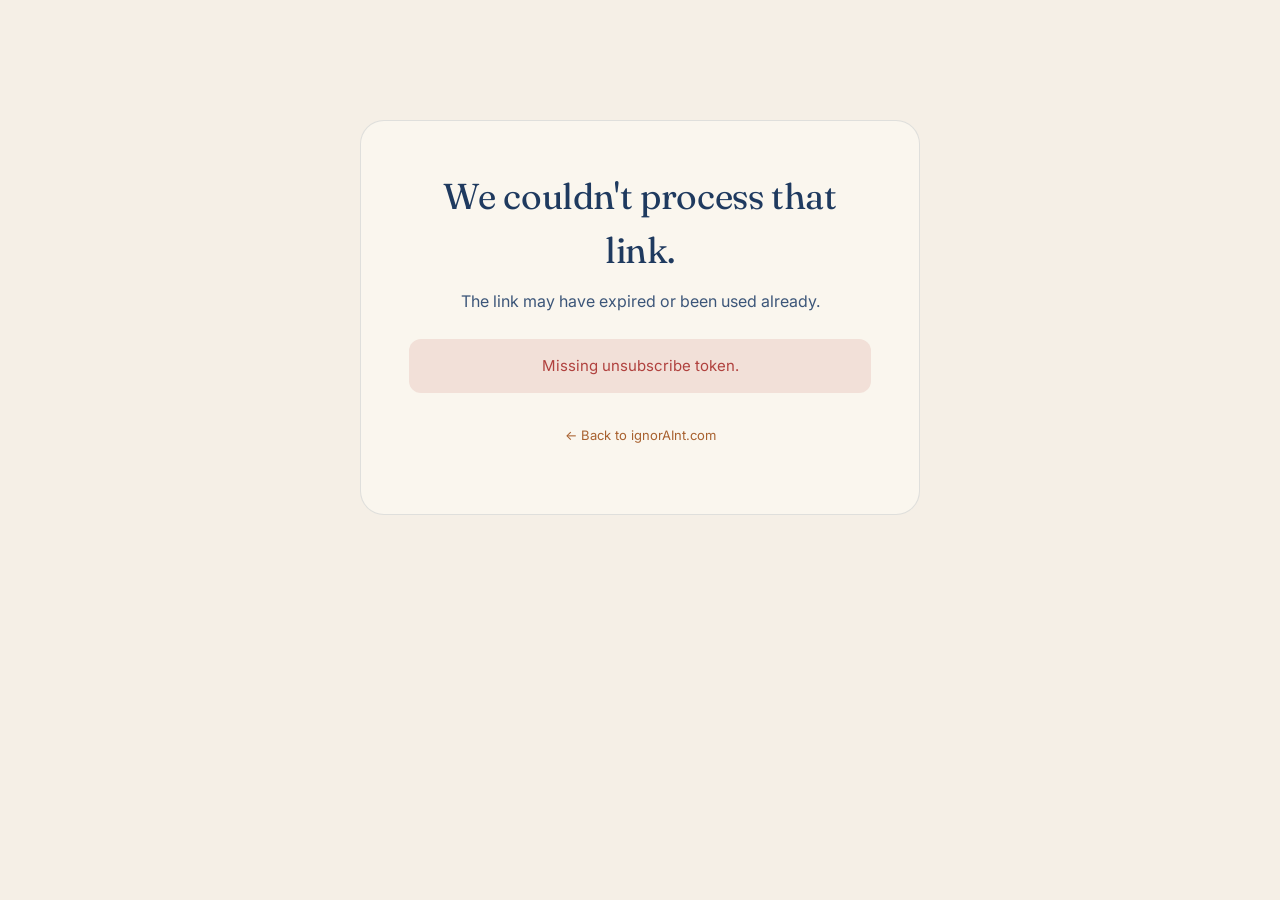
<file: crm/unsubscribe.html>
<!DOCTYPE html>
<html lang="en">
<head>
  <meta charset="UTF-8" />
  <meta name="viewport" content="width=device-width, initial-scale=1" />
  <meta name="robots" content="noindex, follow" />
  <title>Unsubscribe — IgnorAInt</title>
  <link rel="icon" href="/assets/mark.svg" />
  <link rel="preconnect" href="https://fonts.googleapis.com" />
  <link rel="preconnect" href="https://fonts.gstatic.com" crossorigin />
  <link href="https://fonts.googleapis.com/css2?family=Fraunces:ital,opsz,wght@0,9..144,300..600;1,9..144,300..500&family=Inter:wght@400;500;600&display=swap" rel="stylesheet" />
  <link rel="stylesheet" href="styles.css" />
  <style>
    .unsub-wrap { max-width: 560px; margin: 120px auto; padding: 48px; background: var(--paper-tint); border: 1px solid var(--border-1); border-radius: 24px; text-align: center; }
    .unsub-wrap h1 { font-size: 36px; font-weight: 400; margin: 0 0 12px; }
    .unsub-wrap p { color: var(--ink-soft); font-size: 16px; line-height: 1.6; margin: 0 0 20px; }
    .unsub-wrap .status { margin: 24px 0; padding: 16px 20px; border-radius: 12px; font-size: 15px; }
    .unsub-wrap .status.success { background: rgba(79,107,74,0.12); color: var(--leaf); }
    .unsub-wrap .status.error { background: rgba(176,65,62,0.12); color: var(--danger); }
    @media (max-width: 600px) { .unsub-wrap { margin: 40px 20px; padding: 32px 24px; } }
  </style>
</head>
<body>

  <div class="unsub-wrap">
    <h1 id="title">One moment…</h1>
    <p id="subtitle">Processing your unsubscribe request.</p>
    <div id="status" class="status hidden"></div>
    <p style="margin-top:32px;font-size:13px;"><a href="/">← Back to ignorAInt.com</a></p>
  </div>

  <script type="module" src="config.js"></script>
  <script type="module">
    const cfg = window.CRM_CONFIG || {};
    const params = new URLSearchParams(location.search);
    const contactId = params.get("c");
    const token     = params.get("t");
    const title     = document.getElementById("title");
    const subtitle  = document.getElementById("subtitle");
    const status    = document.getElementById("status");

    function show(ok, msg) {
      title.textContent   = ok ? "You're unsubscribed." : "We couldn't process that link.";
      subtitle.textContent = ok
        ? "You won't receive further emails from ignorAInt."
        : "The link may have expired or been used already.";
      status.textContent  = msg;
      status.className    = "status " + (ok ? "success" : "error");
      status.classList.remove("hidden");
    }

    (async () => {
      if (!contactId || !token) { show(false, "Missing unsubscribe token."); return; }
      if (!cfg.SUPABASE_URL || cfg.SUPABASE_URL.startsWith("PASTE")) { show(false, "CRM config missing — see SETUP.md"); return; }
      try {
        const res = await fetch(`${cfg.SUPABASE_URL}/functions/v1/unsubscribe`, {
          method: "POST",
          headers: { "content-type": "application/json", "apikey": cfg.SUPABASE_ANON_KEY },
          body: JSON.stringify({ contact_id: contactId, token }),
        });
        const data = await res.json();
        if (!res.ok) { show(false, data.error || `HTTP ${res.status}`); return; }
        show(true, "Your preference has been saved.");
      } catch (e) {
        show(false, e.message || "Network error.");
      }
    })();
  </script>
</body>
</html>
</file>
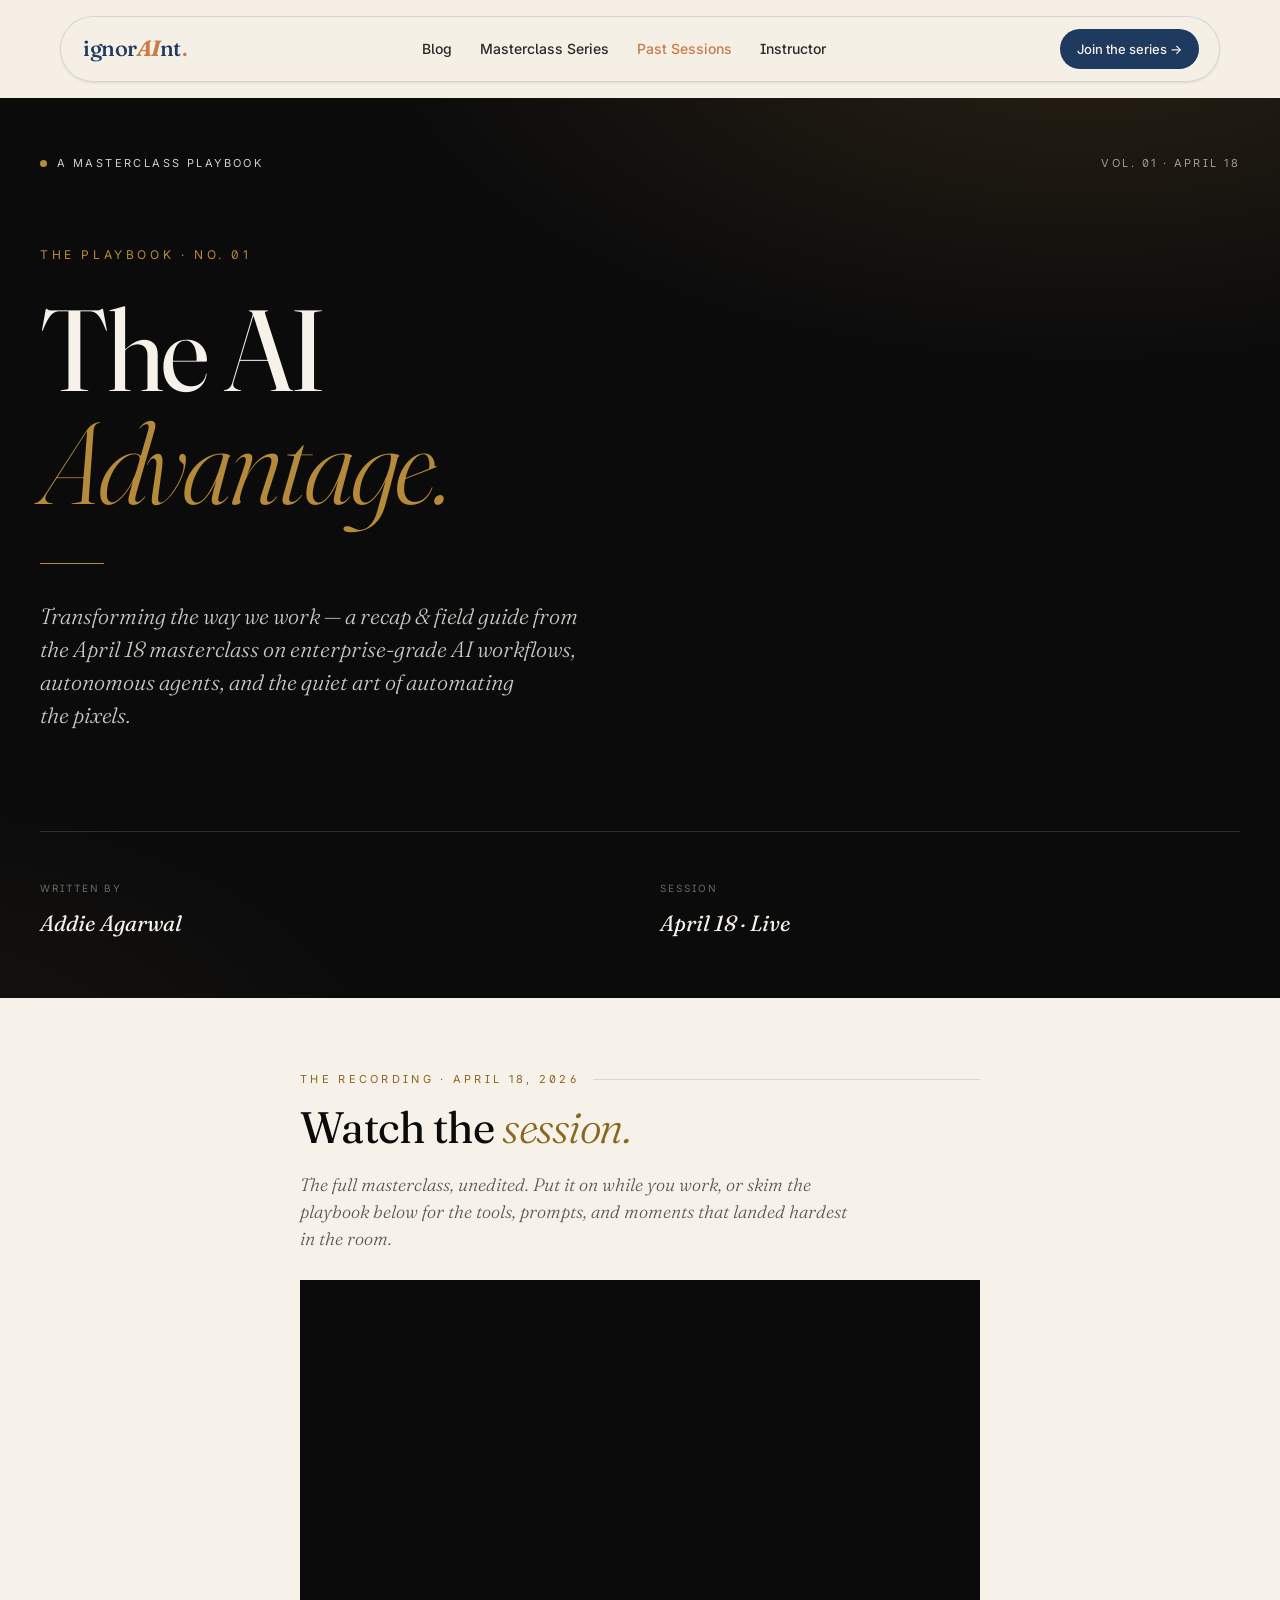
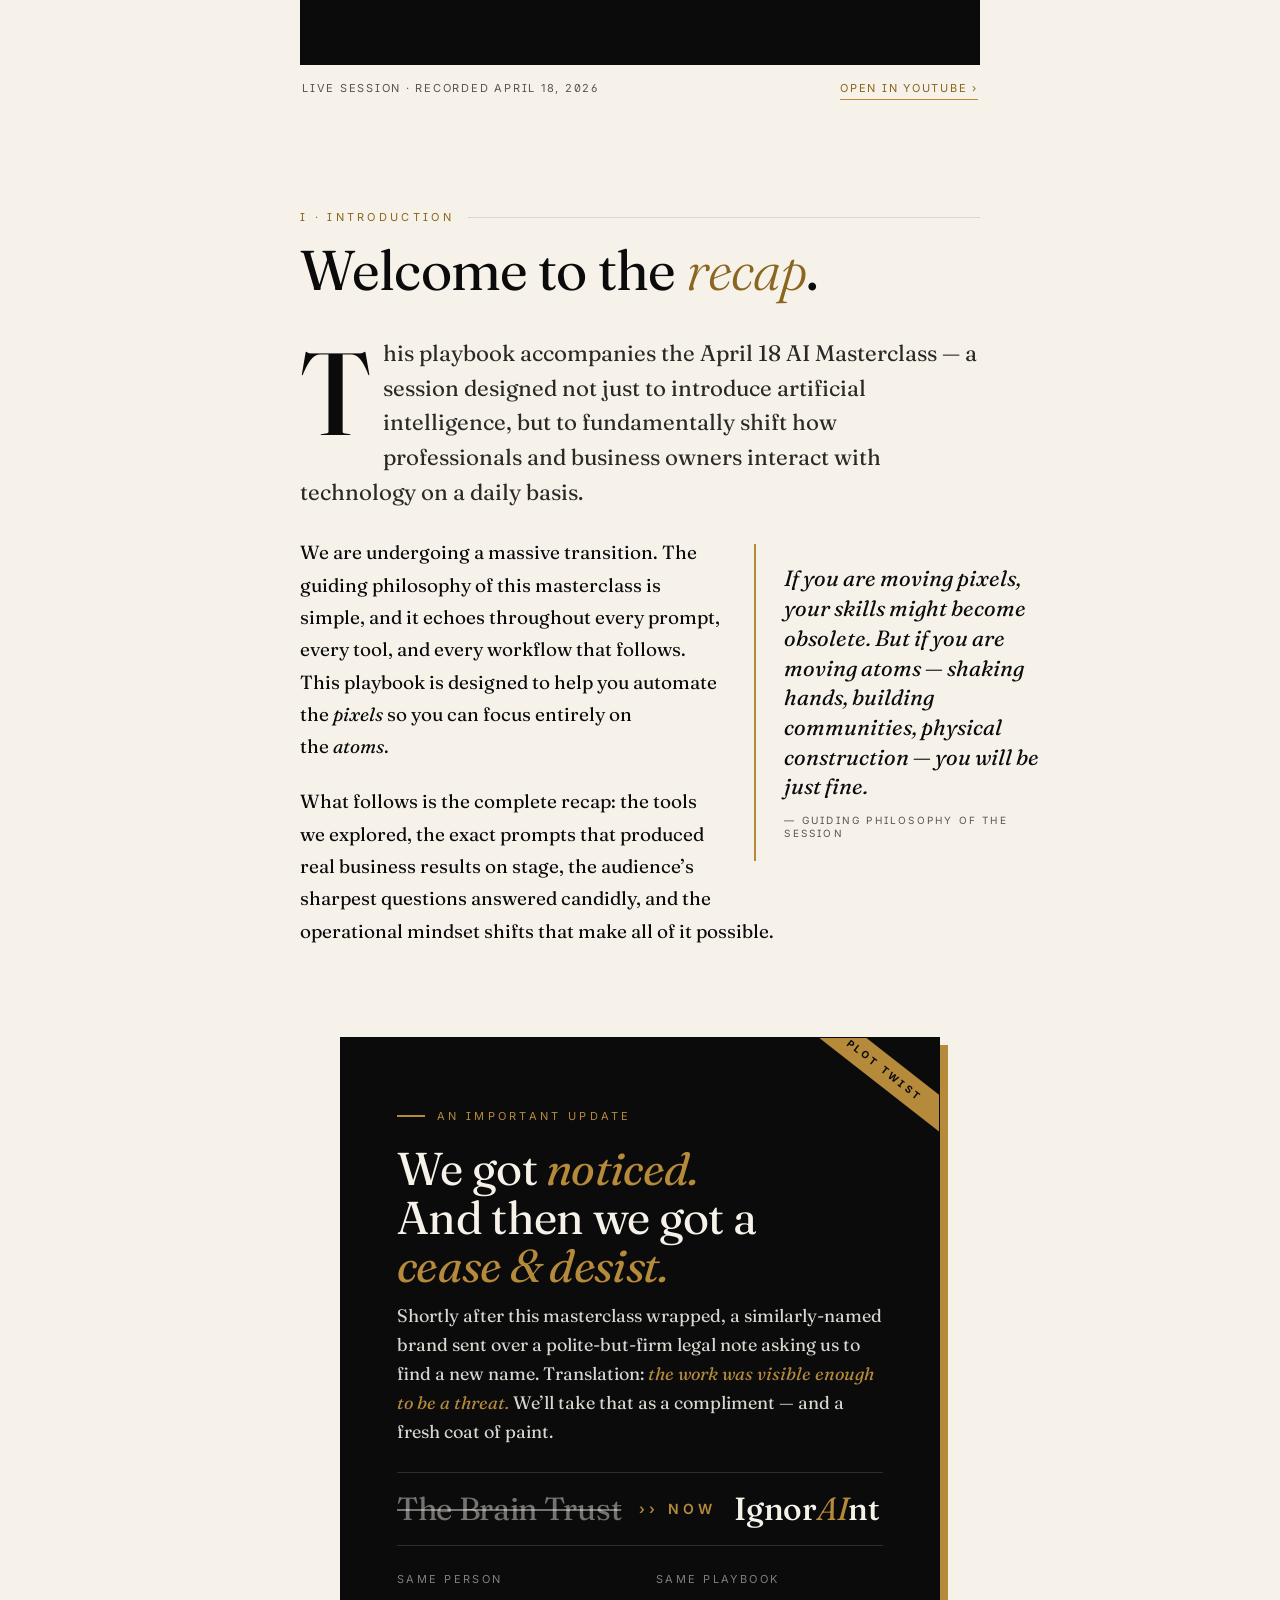
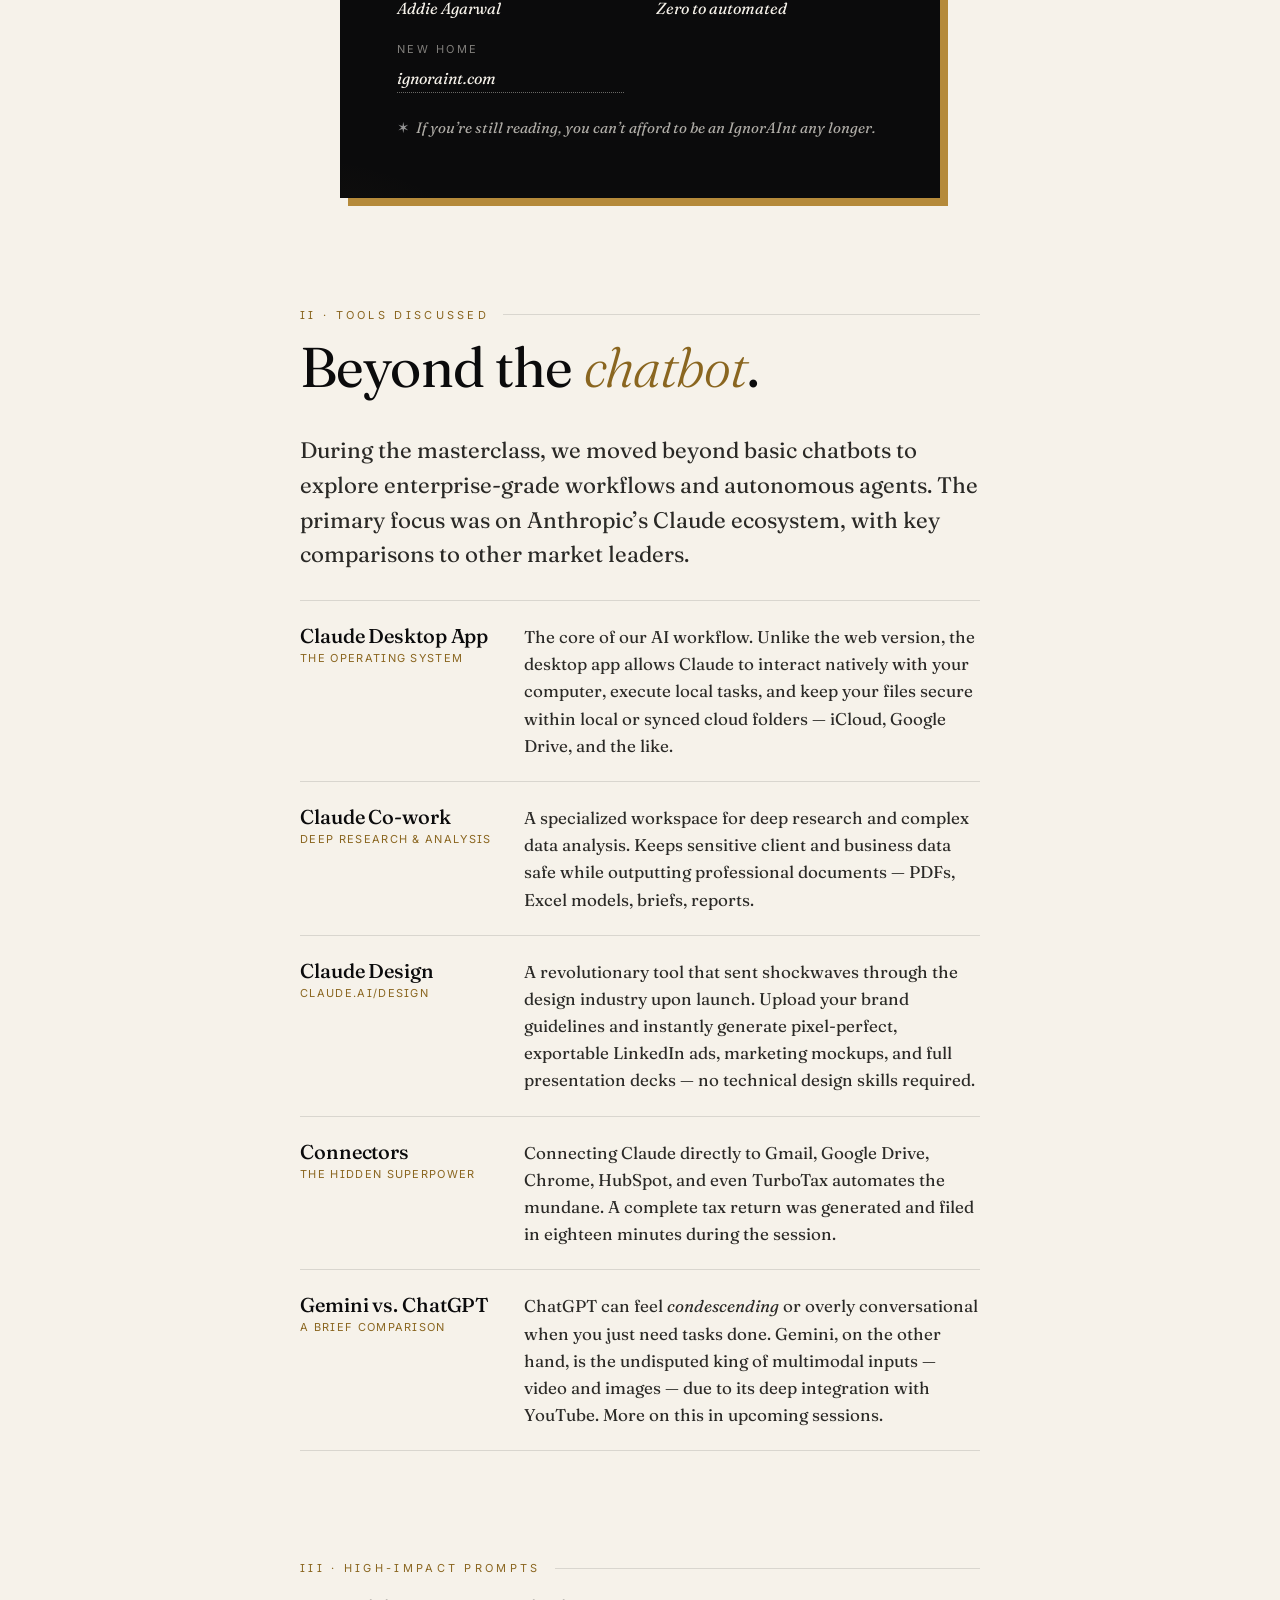
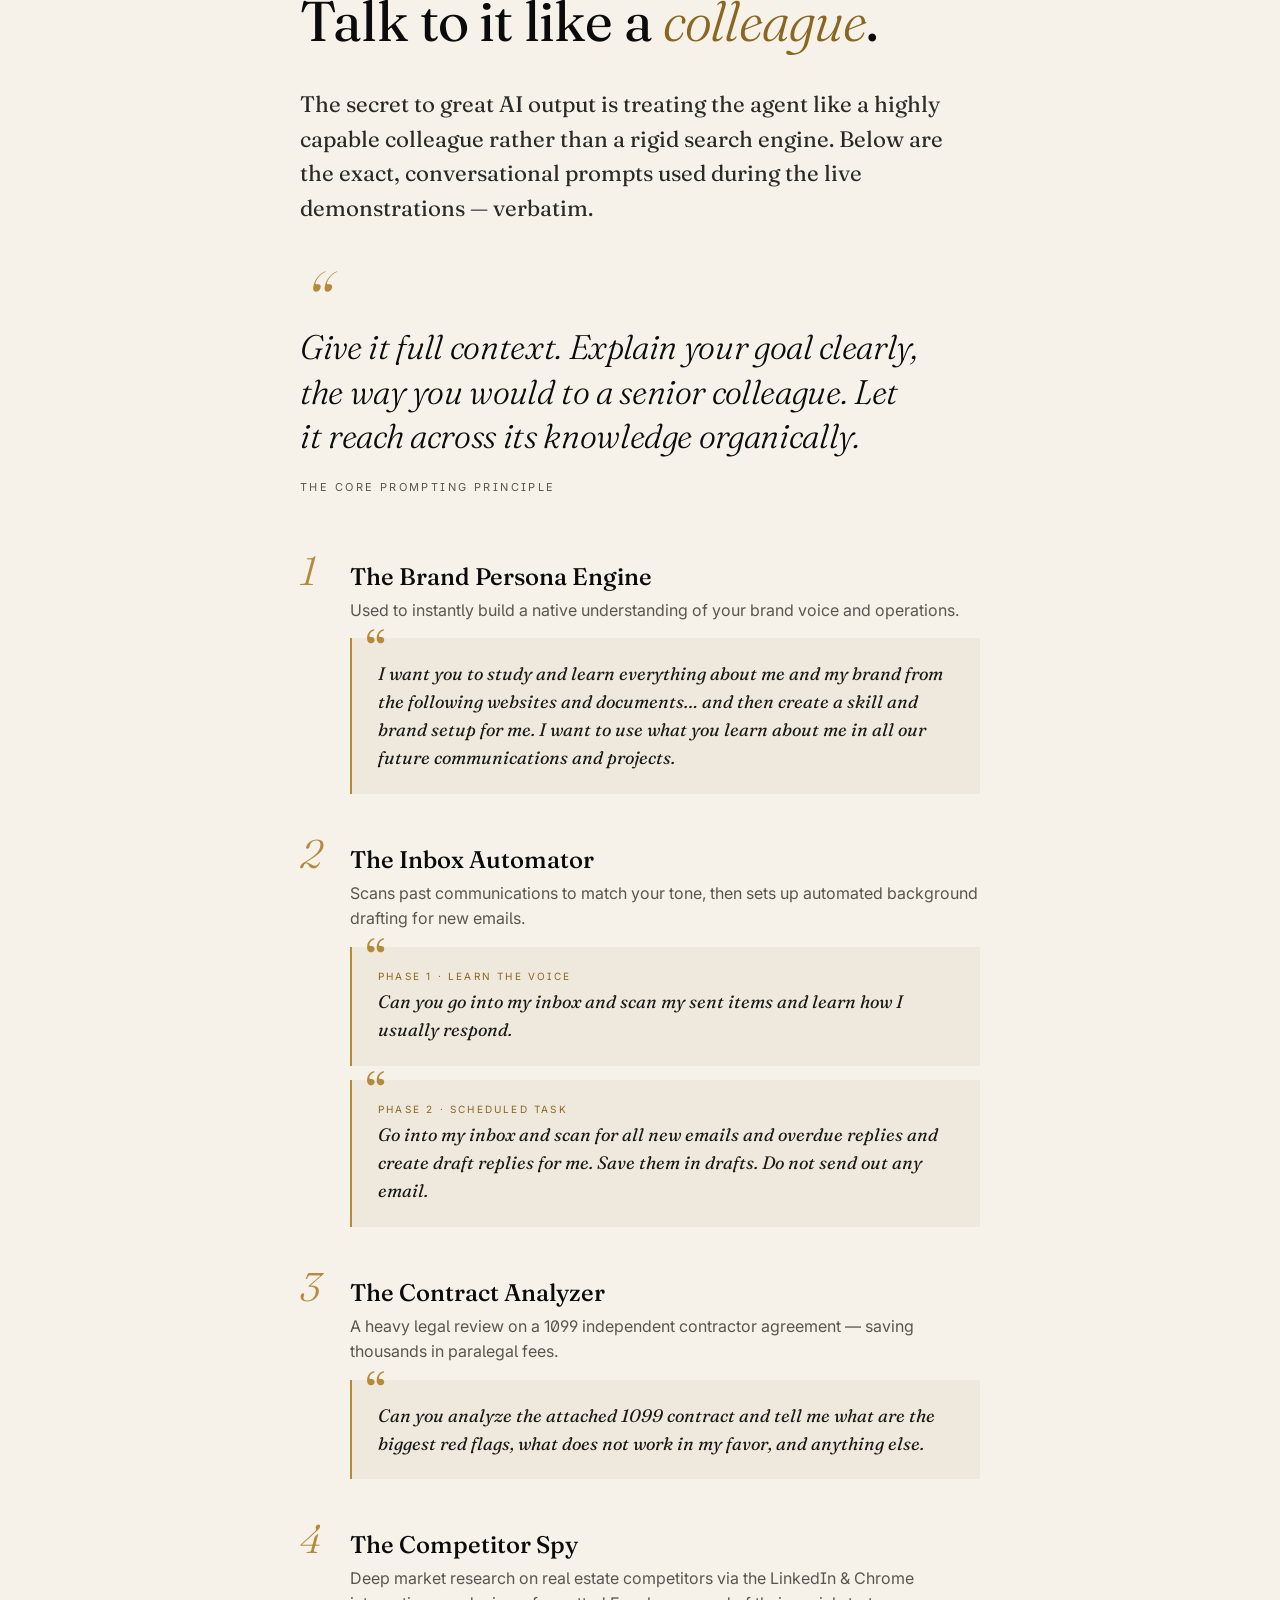
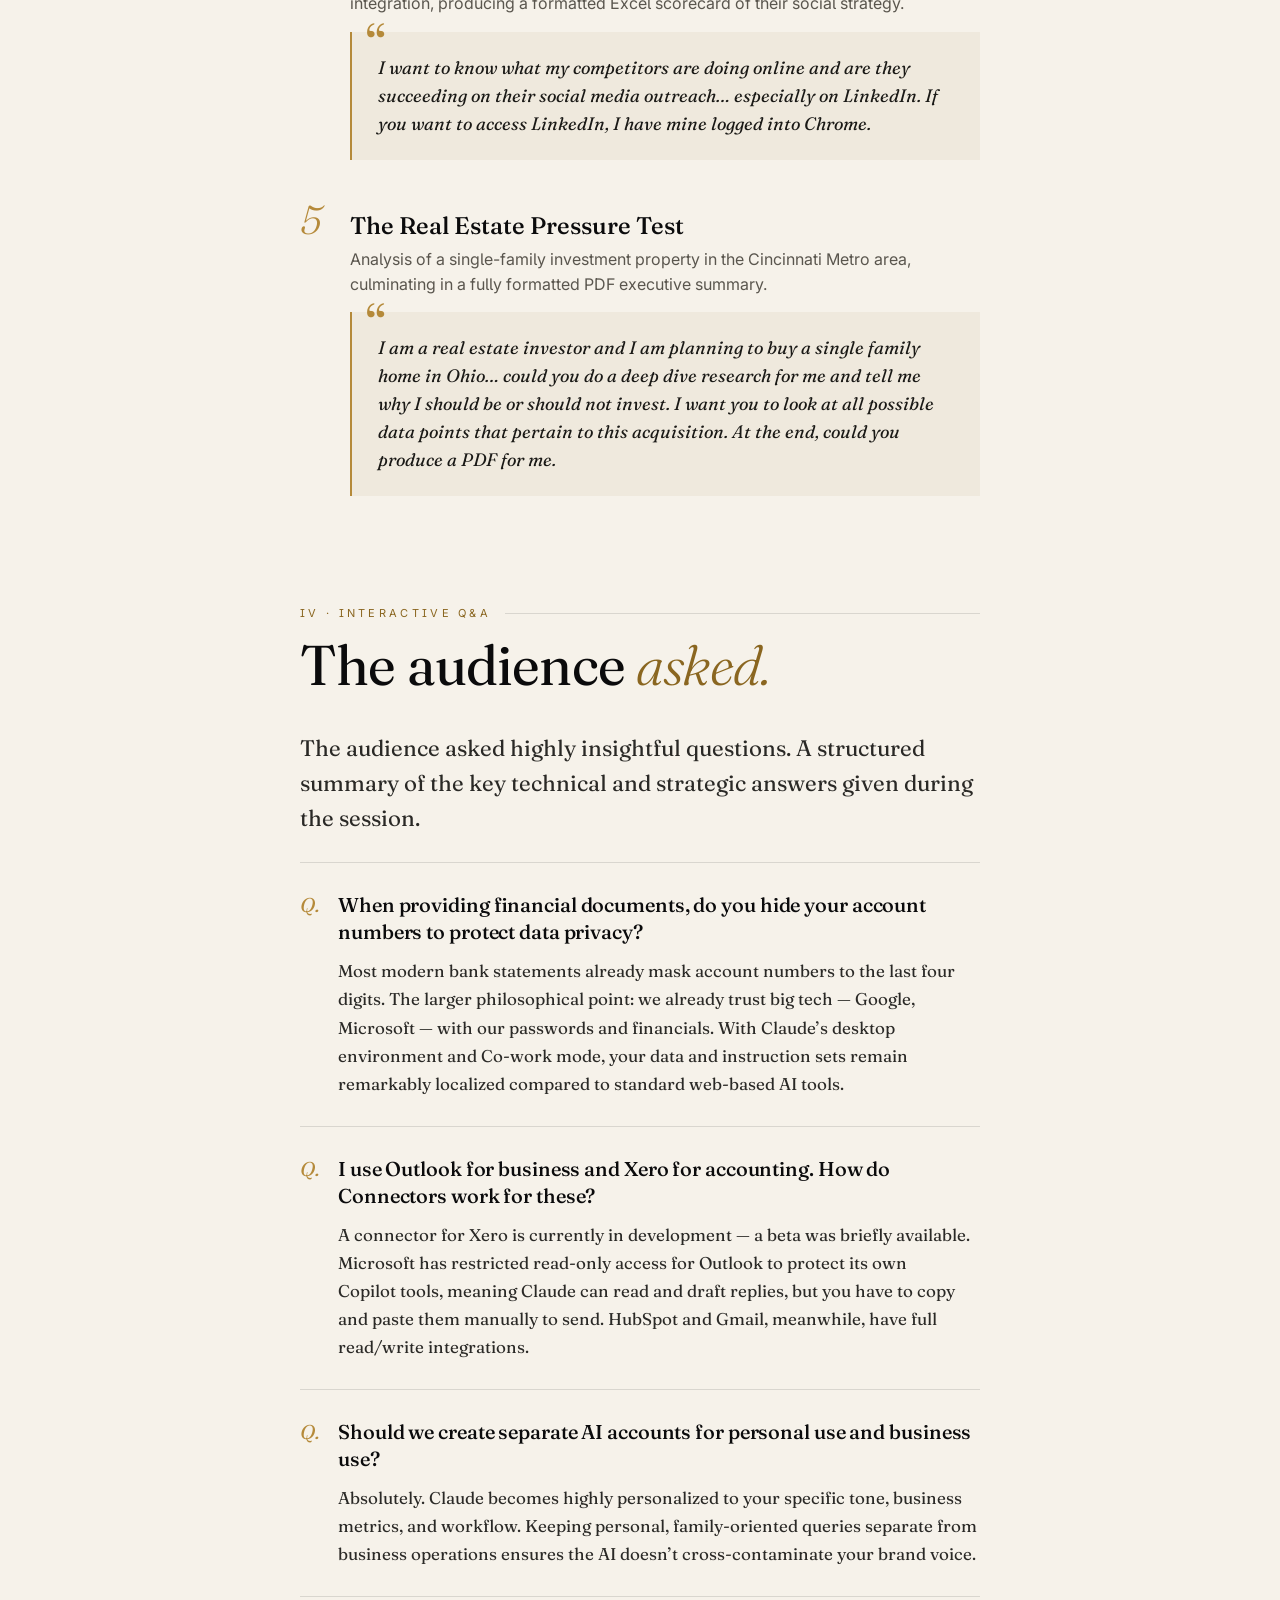
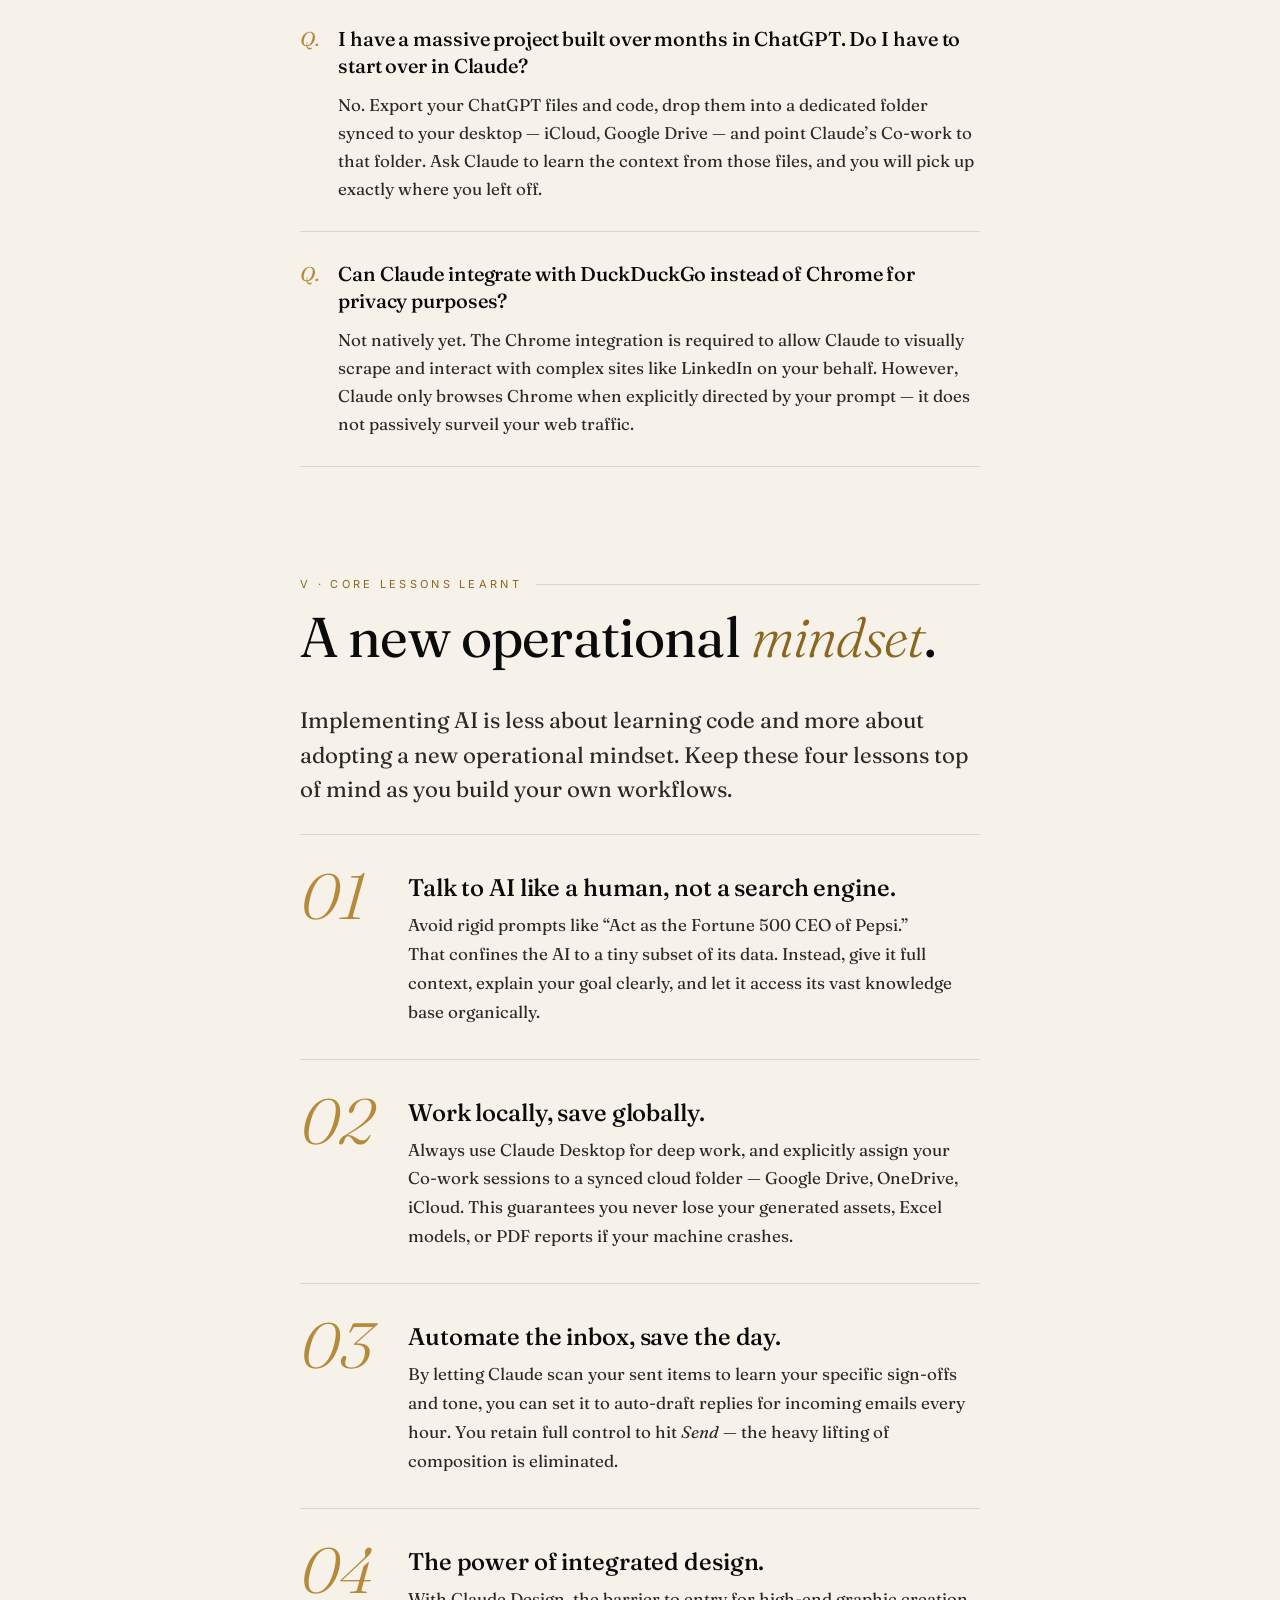
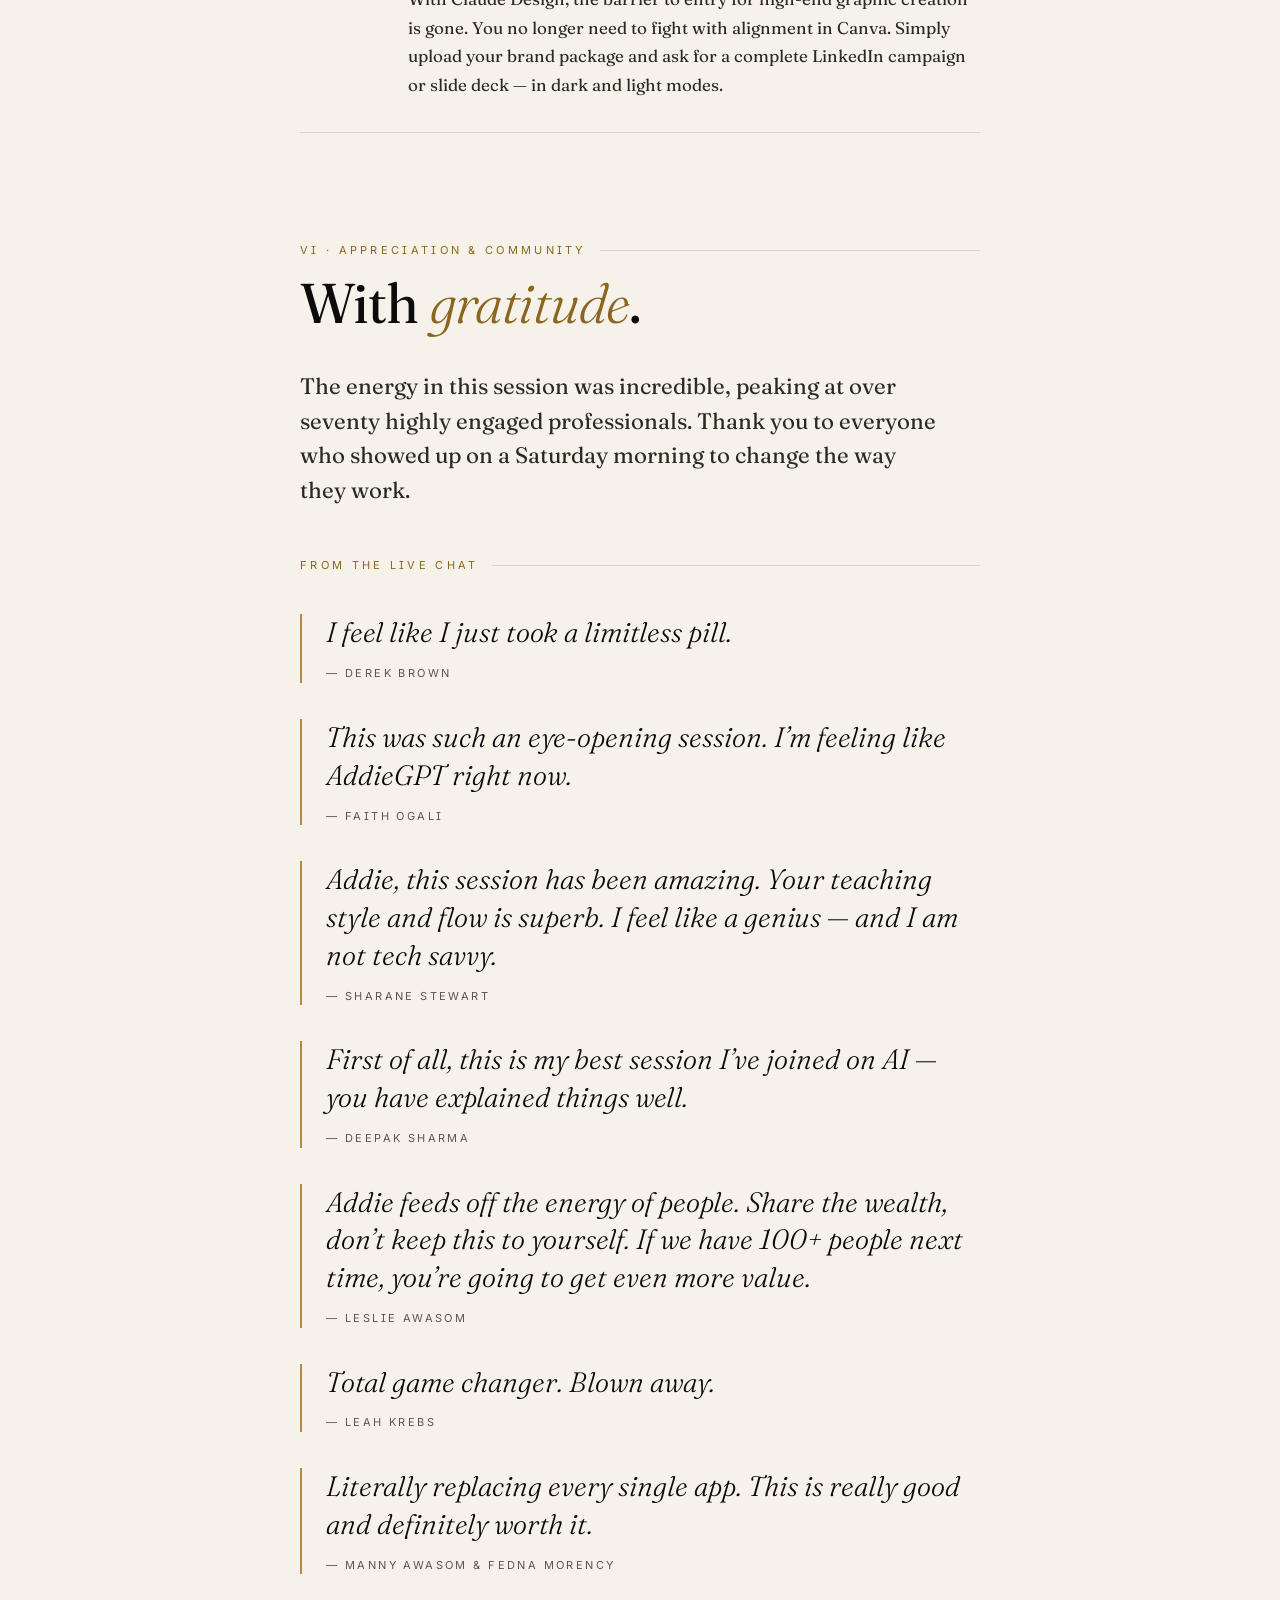
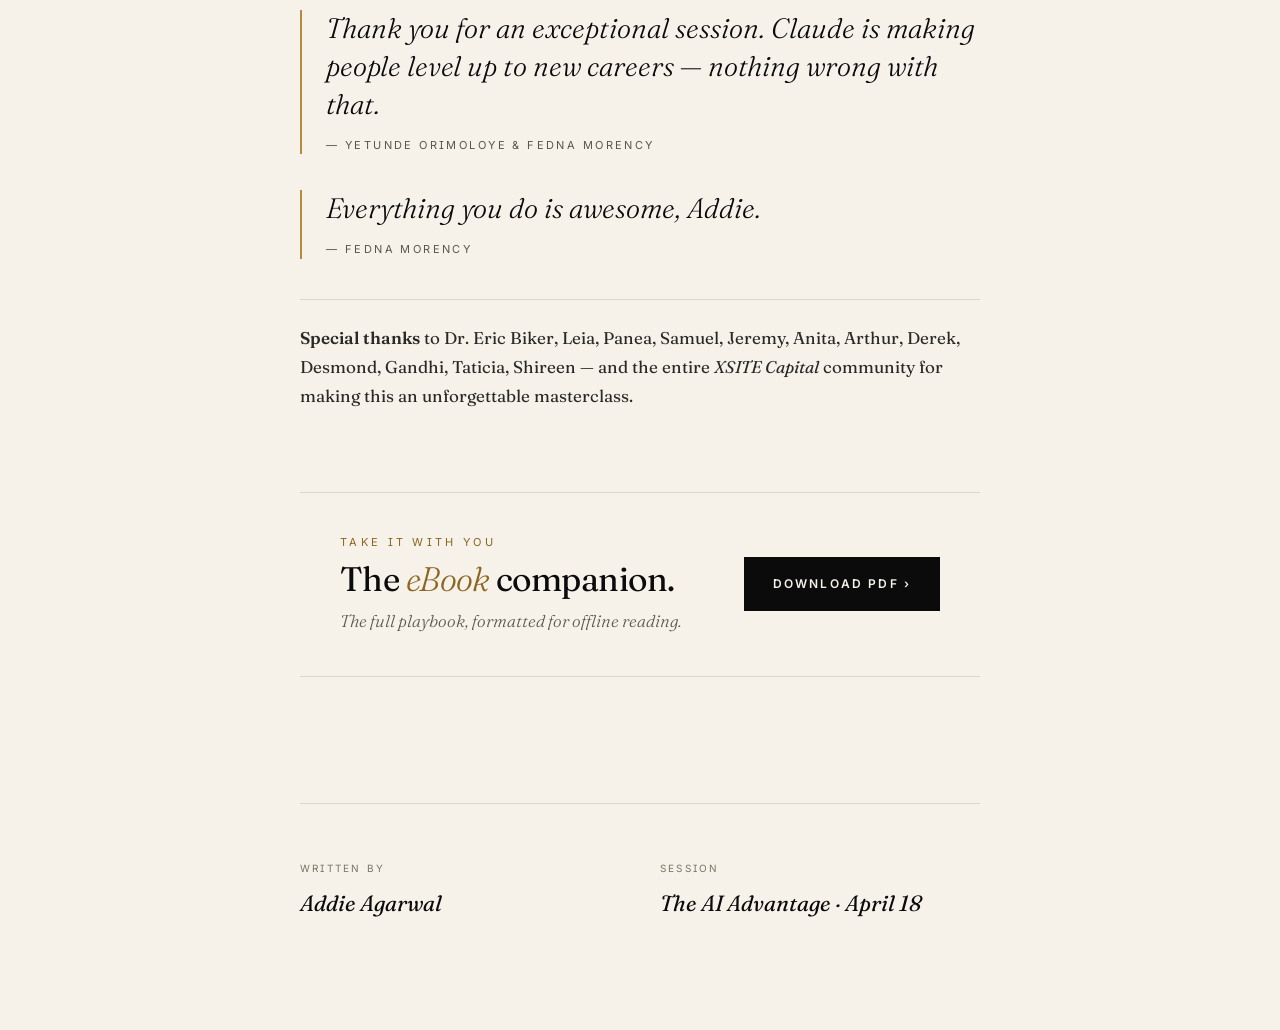
<file: past-sessions/the-ai-advantage.html>
<!DOCTYPE html>
<html lang="en">
<head>
<meta charset="UTF-8" />
<meta name="viewport" content="width=device-width, initial-scale=1.0" />
<title>The AI Advantage — Masterclass Playbook & Recap</title>
<link rel="preconnect" href="https://fonts.googleapis.com">
<link rel="preconnect" href="https://fonts.gstatic.com" crossorigin>
<link href="https://fonts.googleapis.com/css2?family=Fraunces:ital,opsz,wght@0,9..144,300;0,9..144,400;0,9..144,500;0,9..144,600;0,9..144,700;1,9..144,300;1,9..144,400;1,9..144,500&family=Inter:wght@300;400;500;600;700&display=swap" rel="stylesheet">
<style>
  :root {
    --ink:        #0b0b0c;
    --paper:      #f6f2ea;
    --paper-deep: #efe9dd;
    --rule:       #1a1a1c;
    --rule-soft:  rgba(11,11,12,0.12);
    --muted:      #5a564e;
    --muted-2:    #7a7367;
    --gold:       #b58a3a;
    --gold-deep:  #8a6620;
    --accent-bg:  #0b0b0c;

    --serif: "Fraunces", "Cormorant Garamond", "Times New Roman", serif;
    --sans:  "Inter", "Helvetica Neue", Arial, sans-serif;

    --max: 760px;
    --gutter: clamp(20px, 4vw, 40px);
  }

  * { box-sizing: border-box; }
  html, body { margin: 0; padding: 0; }
  html { scroll-behavior: smooth; }
  body {
    background: var(--paper);
    color: var(--ink);
    font-family: var(--serif);
    font-weight: 400;
    font-size: 19px;
    line-height: 1.7;
    -webkit-font-smoothing: antialiased;
    text-rendering: optimizeLegibility;
    font-feature-settings: "ss01", "ss02", "liga", "onum";
  }

  ::selection { background: var(--gold); color: var(--ink); }

  a { color: inherit; text-decoration: none; }

  /* ───────── Cover ───────── */
  .cover {
    background: var(--ink);
    color: var(--paper);
    min-height: 100vh;
    min-height: 100dvh;
    display: grid;
    grid-template-rows: auto 1fr auto;
    padding: clamp(28px, 5vw, 56px) var(--gutter);
    position: relative;
    overflow: hidden;
  }
  .cover::before {
    content: "";
    position: absolute; inset: 0;
    background:
      radial-gradient(1200px 600px at 85% -10%, rgba(181,138,58,0.18), transparent 60%),
      radial-gradient(900px 500px at -10% 110%, rgba(181,138,58,0.08), transparent 60%);
    pointer-events: none;
  }
  .cover-head, .cover-body, .cover-foot { position: relative; }

  .cover-head {
    display: flex;
    justify-content: space-between;
    align-items: baseline;
    font-family: var(--sans);
    font-size: 11px;
    letter-spacing: 0.22em;
    text-transform: uppercase;
    color: rgba(246,242,234,0.6);
  }
  .cover-head .mark {
    display: inline-flex; align-items: center; gap: 10px;
    color: rgba(246,242,234,0.85);
  }
  .cover-head .mark .dot {
    width: 7px; height: 7px; background: var(--gold); border-radius: 50%;
  }

  .cover-body {
    align-self: center;
    max-width: 920px;
  }
  .cover-eyebrow {
    font-family: var(--sans);
    font-size: 12px;
    letter-spacing: 0.3em;
    text-transform: uppercase;
    color: var(--gold);
    margin-bottom: 28px;
  }
  .cover-title {
    font-family: var(--serif);
    font-weight: 400;
    font-size: clamp(48px, 9vw, 128px);
    line-height: 0.98;
    letter-spacing: -0.02em;
    margin: 0;
  }
  .cover-title em {
    font-style: italic;
    font-weight: 300;
    color: var(--gold);
  }
  .cover-sub {
    margin-top: 36px;
    max-width: 560px;
    font-family: var(--serif);
    font-weight: 300;
    font-style: italic;
    font-size: clamp(18px, 2vw, 22px);
    line-height: 1.5;
    color: rgba(246,242,234,0.82);
  }
  .cover-rule {
    width: 64px; height: 1.5px; background: var(--gold);
    margin: 44px 0 24px;
  }

  .cover-foot {
    display: grid;
    grid-template-columns: 1fr 1fr;
    gap: 24px 40px;
    align-items: end;
    padding-top: 48px;
    border-top: 1px solid rgba(246,242,234,0.15);
    font-family: var(--sans);
    font-size: 12px;
    letter-spacing: 0.16em;
    text-transform: uppercase;
    color: rgba(246,242,234,0.6);
  }
  .cover-foot .label {
    display: block;
    color: rgba(246,242,234,0.4);
    font-size: 10px;
    margin-bottom: 8px;
  }
  .cover-foot .val {
    color: var(--paper);
    font-family: var(--serif);
    font-style: italic;
    font-weight: 400;
    font-size: 22px;
    letter-spacing: 0;
    text-transform: none;
  }

  /* ───────── Article shell ───────── */
  article {
    max-width: var(--max);
    margin: 0 auto;
    padding: clamp(80px, 12vh, 140px) var(--gutter);
  }

  .section + .section,
  .brand-update + .section { margin-top: clamp(80px, 12vh, 120px); }

  .section-num {
    font-family: var(--sans);
    font-size: 11px;
    letter-spacing: 0.3em;
    text-transform: uppercase;
    color: var(--gold-deep);
    margin-bottom: 14px;
    display: flex;
    align-items: center;
    gap: 14px;
  }
  .section-num::after {
    content: "";
    flex: 1;
    height: 1px;
    background: var(--rule-soft);
  }

  h1.section-title {
    font-family: var(--serif);
    font-weight: 400;
    font-size: clamp(34px, 5.5vw, 56px);
    line-height: 1.05;
    letter-spacing: -0.015em;
    margin: 0 0 36px;
  }
  h1.section-title em { font-style: italic; font-weight: 300; color: var(--gold-deep); }

  .dropcap::first-letter {
    font-family: var(--serif);
    font-weight: 500;
    font-size: 5.2em;
    float: left;
    line-height: 0.88;
    padding: 6px 12px 0 0;
    color: var(--ink);
  }

  p {
    margin: 0 0 1.2em;
    text-wrap: pretty;
  }
  p.lede {
    font-size: 1.18em;
    line-height: 1.55;
    color: #2a2926;
  }

  strong { font-weight: 600; }
  em { font-style: italic; }

  /* ───────── Pull quote ───────── */
  .pullquote {
    margin: clamp(40px, 6vh, 64px) 0;
    padding: 0;
    border: none;
    position: relative;
  }
  .pullquote .pq-mark {
    font-family: var(--serif);
    font-weight: 300;
    font-style: italic;
    font-size: 96px;
    line-height: 0.6;
    color: var(--gold);
    display: block;
    margin-bottom: -12px;
  }
  .pullquote blockquote {
    margin: 0;
    font-family: var(--serif);
    font-style: italic;
    font-weight: 300;
    font-size: clamp(24px, 3.2vw, 34px);
    line-height: 1.3;
    letter-spacing: -0.01em;
    color: var(--ink);
    text-wrap: balance;
  }
  .pullquote cite {
    display: block;
    margin-top: 20px;
    font-family: var(--sans);
    font-size: 11px;
    letter-spacing: 0.22em;
    text-transform: uppercase;
    font-style: normal;
    color: var(--muted);
  }

  /* Side pull quote — sets flush against right rule */
  .sidequote {
    float: right;
    width: min(320px, 42%);
    margin: 8px -60px 24px 32px;
    padding: 20px 0 20px 28px;
    border-left: 2px solid var(--gold);
    font-family: var(--serif);
    font-style: italic;
    font-weight: 400;
    font-size: 22px;
    line-height: 1.35;
    color: var(--ink);
  }
  .sidequote cite {
    display: block;
    margin-top: 12px;
    font-family: var(--sans);
    font-style: normal;
    font-size: 10px;
    letter-spacing: 0.22em;
    text-transform: uppercase;
    color: var(--muted);
  }
  @media (max-width: 900px) {
    .sidequote { float: none; width: auto; margin: 28px 0; }
  }

  /* ───────── Subheads ───────── */
  h2 {
    font-family: var(--serif);
    font-weight: 500;
    font-size: clamp(22px, 2.6vw, 28px);
    line-height: 1.2;
    letter-spacing: -0.005em;
    margin: 2em 0 0.6em;
  }
  h3 {
    font-family: var(--serif);
    font-weight: 500;
    font-size: 22px;
    line-height: 1.25;
    margin: 0 0 6px;
  }
  h3 .num {
    font-family: var(--serif);
    font-style: italic;
    font-weight: 300;
    color: var(--gold-deep);
    margin-right: 10px;
  }

  /* ───────── Tool list ───────── */
  .tools {
    list-style: none;
    padding: 0;
    margin: 28px 0 0;
    border-top: 1px solid var(--rule-soft);
  }
  .tools li {
    display: grid;
    grid-template-columns: 200px 1fr;
    gap: 24px;
    padding: 22px 0;
    border-bottom: 1px solid var(--rule-soft);
  }
  .tools .tool-name {
    font-family: var(--serif);
    font-weight: 500;
    font-size: 20px;
    line-height: 1.25;
    letter-spacing: -0.005em;
  }
  .tools .tool-name small {
    display: block;
    font-family: var(--sans);
    font-weight: 400;
    font-size: 11px;
    letter-spacing: 0.12em;
    text-transform: uppercase;
    color: var(--gold-deep);
    margin-top: 4px;
  }
  .tools .tool-desc {
    font-size: 17px;
    line-height: 1.6;
    color: #2a2926;
  }
  @media (max-width: 700px) {
    .tools li { grid-template-columns: 1fr; gap: 6px; }
  }

  /* ───────── Prompt card ───────── */
  .prompt {
    margin: 28px 0 40px;
  }
  .prompt-head {
    display: flex;
    align-items: baseline;
    gap: 16px;
    margin-bottom: 6px;
  }
  .prompt-head .num {
    font-family: var(--serif);
    font-style: italic;
    font-weight: 300;
    font-size: 40px;
    color: var(--gold);
    line-height: 1;
    min-width: 34px;
  }
  .prompt-head h3 {
    margin: 0;
    font-size: 24px;
  }
  .prompt-desc {
    margin: 0 0 16px 50px;
    font-size: 16px;
    color: var(--muted);
    font-family: var(--sans);
    line-height: 1.55;
  }
  .prompt-body {
    margin-left: 50px;
    padding: 22px 26px;
    background: var(--paper-deep);
    border-left: 2px solid var(--gold);
    font-family: var(--serif);
    font-style: italic;
    font-weight: 400;
    font-size: 18px;
    line-height: 1.55;
    color: #1a1916;
    position: relative;
  }
  .prompt-body::before {
    content: "“";
    position: absolute;
    top: -14px; left: 14px;
    font-size: 52px;
    line-height: 1;
    color: var(--gold);
    font-style: normal;
    font-weight: 400;
  }
  .prompt-body .phase {
    display: block;
    font-family: var(--sans);
    font-style: normal;
    font-size: 10px;
    letter-spacing: 0.22em;
    text-transform: uppercase;
    color: var(--gold-deep);
    margin-bottom: 4px;
  }
  .prompt-body + .prompt-body { margin-top: 14px; }
  @media (max-width: 700px) {
    .prompt-desc, .prompt-body { margin-left: 0; }
  }

  /* ───────── Q&A ───────── */
  .qa { margin-top: 8px; }
  .qa-item { padding: 28px 0; border-bottom: 1px solid var(--rule-soft); }
  .qa-item:first-child { border-top: 1px solid var(--rule-soft); }
  .qa-q {
    display: grid;
    grid-template-columns: 24px 1fr;
    gap: 14px;
    font-family: var(--serif);
    font-weight: 500;
    font-size: 20px;
    line-height: 1.35;
    letter-spacing: -0.005em;
    margin-bottom: 12px;
    color: var(--ink);
  }
  .qa-q .marker {
    font-family: var(--serif);
    font-style: italic;
    font-weight: 400;
    color: var(--gold);
  }
  .qa-a {
    margin: 0 0 0 38px;
    font-size: 17px;
    line-height: 1.65;
    color: #2a2926;
  }
  @media (max-width: 700px) {
    .qa-a { margin-left: 0; }
  }

  /* ───────── Lessons ───────── */
  .lessons { counter-reset: lesson; margin-top: 8px; }
  .lesson {
    display: grid;
    grid-template-columns: 80px 1fr;
    gap: 28px;
    padding: 32px 0;
    border-top: 1px solid var(--rule-soft);
  }
  .lesson:last-child { border-bottom: 1px solid var(--rule-soft); }
  .lesson .lesson-num {
    counter-increment: lesson;
    font-family: var(--serif);
    font-style: italic;
    font-weight: 300;
    font-size: 64px;
    line-height: 0.9;
    color: var(--gold);
  }
  .lesson .lesson-num::before { content: counter(lesson, decimal-leading-zero); }
  .lesson h3 {
    font-family: var(--serif);
    font-weight: 500;
    font-size: 24px;
    line-height: 1.25;
    letter-spacing: -0.005em;
    margin: 6px 0 8px;
  }
  .lesson p {
    font-size: 17px;
    color: #2a2926;
    margin: 0;
  }
  @media (max-width: 700px) {
    .lesson { grid-template-columns: 1fr; gap: 4px; }
    .lesson .lesson-num { font-size: 44px; }
  }

  /* ───────── Appreciation ───────── */
  .testimonials { display: grid; gap: 36px; margin: 40px 0 0; }
  .testimonial {
    padding-left: 24px;
    border-left: 2px solid var(--gold);
  }
  .testimonial blockquote {
    margin: 0;
    font-family: var(--serif);
    font-style: italic;
    font-weight: 300;
    font-size: clamp(22px, 2.6vw, 28px);
    line-height: 1.35;
    color: var(--ink);
  }
  .testimonial cite {
    display: block;
    margin-top: 12px;
    font-family: var(--sans);
    font-style: normal;
    font-size: 11px;
    letter-spacing: 0.22em;
    text-transform: uppercase;
    color: var(--muted);
  }

  .thanks-list {
    margin: 40px 0 0;
    padding: 24px 0 0;
    border-top: 1px solid var(--rule-soft);
    font-family: var(--serif);
    font-size: 17px;
    line-height: 1.7;
    color: #2a2926;
  }

  /* ───────── Colophon / footer ───────── */
  .colophon {
    margin-top: clamp(100px, 14vh, 160px);
    padding: 56px 0 0;
    border-top: 1px solid var(--rule-soft);
    display: grid;
    grid-template-columns: 1fr 1fr;
    gap: 40px;
    font-family: var(--sans);
    font-size: 12px;
    letter-spacing: 0.1em;
    text-transform: uppercase;
    color: var(--muted-2);
  }
  .colophon .label {
    display: block;
    font-size: 10px;
    letter-spacing: 0.22em;
    color: var(--muted-2);
    margin-bottom: 8px;
  }
  .colophon .val {
    font-family: var(--serif);
    font-style: italic;
    font-weight: 400;
    font-size: 22px;
    letter-spacing: 0;
    text-transform: none;
    color: var(--ink);
  }
  @media (max-width: 600px) {
    .colophon { grid-template-columns: 1fr; }
  }

  /* ───────── Progress bar ───────── */
  .progress {
    position: fixed; top: 0; left: 0;
    height: 2px; width: 0%;
    background: var(--gold);
    z-index: 50;
    transition: width 120ms linear;
  }

  /* ───────── Running header ───────── */
  .runhead {
    position: fixed; top: 0; left: 0; right: 0;
    display: flex; justify-content: space-between; align-items: center;
    padding: 14px var(--gutter);
    font-family: var(--sans);
    font-size: 11px;
    letter-spacing: 0.22em;
    text-transform: uppercase;
    color: var(--muted);
    background: rgba(246,242,234,0.88);
    backdrop-filter: blur(10px);
    -webkit-backdrop-filter: blur(10px);
    border-bottom: 1px solid var(--rule-soft);
    z-index: 40;
    opacity: 0;
    transform: translateY(-100%);
    transition: opacity 250ms ease, transform 250ms ease;
  }
  .runhead.visible { opacity: 1; transform: translateY(0); }
  .runhead .mark { display: inline-flex; align-items: center; gap: 10px; color: var(--ink); }
  .runhead .mark .dot { width: 6px; height: 6px; background: var(--gold); border-radius: 50%; }

  /* ───────── Brand Update (post-intro announcement) ───────── */
  .brand-update {
    max-width: var(--max);
    margin: clamp(60px, 10vh, 100px) auto 0;
    padding: 0 var(--gutter);
  }
  .bu-card {
    position: relative;
    background: var(--ink);
    color: var(--paper);
    padding: clamp(36px, 5vw, 56px) clamp(32px, 5vw, 56px);
    overflow: hidden;
    border: 1px solid var(--ink);
    box-shadow: 8px 8px 0 0 var(--gold);
  }
  .bu-card::before {
    content: "";
    position: absolute;
    inset: 0;
    background:
      radial-gradient(600px 200px at 90% -20%, rgba(181,138,58,0.22), transparent 65%),
      radial-gradient(400px 300px at -10% 120%, rgba(181,138,58,0.1), transparent 65%);
    pointer-events: none;
  }
  .bu-tape {
    position: absolute;
    top: 18px; right: -52px;
    transform: rotate(38deg);
    background: var(--gold);
    color: var(--ink);
    font-family: var(--sans);
    font-weight: 700;
    font-size: 10px;
    letter-spacing: 0.28em;
    text-transform: uppercase;
    padding: 6px 60px;
  }
  .bu-eyebrow {
    position: relative;
    font-family: var(--sans);
    font-size: 11px;
    letter-spacing: 0.3em;
    text-transform: uppercase;
    color: var(--gold);
    margin-bottom: 20px;
    display: inline-flex;
    align-items: center;
    gap: 12px;
  }
  .bu-eyebrow::before {
    content: "";
    width: 28px; height: 1.5px; background: var(--gold);
  }
  .bu-title {
    position: relative;
    font-family: var(--serif);
    font-weight: 400;
    font-size: clamp(30px, 4.6vw, 46px);
    line-height: 1.05;
    letter-spacing: -0.015em;
    margin: 0 0 12px;
    color: var(--paper);
  }
  .bu-title em { font-style: italic; color: var(--gold); }
  .bu-title s { text-decoration: line-through rgba(246,242,234,0.5) 2px; color: rgba(246,242,234,0.5); }
  .bu-body {
    position: relative;
    font-family: var(--serif);
    font-size: 18px;
    line-height: 1.6;
    color: rgba(246,242,234,0.88);
    margin: 0 0 22px;
    max-width: 56ch;
  }
  .bu-body em { color: var(--gold); font-style: italic; }
  .bu-swap {
    position: relative;
    display: flex;
    align-items: center;
    gap: 18px;
    margin: 26px 0 24px;
    padding: 20px 0;
    border-top: 1px solid rgba(246,242,234,0.15);
    border-bottom: 1px solid rgba(246,242,234,0.15);
    flex-wrap: wrap;
  }
  .bu-old, .bu-new {
    font-family: var(--serif);
    font-size: clamp(22px, 3.2vw, 32px);
    line-height: 1;
    letter-spacing: -0.01em;
  }
  .bu-old {
    color: rgba(246,242,234,0.45);
    text-decoration: line-through;
    text-decoration-thickness: 2px;
    font-weight: 400;
  }
  .bu-arrow {
    font-family: var(--sans);
    font-weight: 600;
    font-size: 14px;
    letter-spacing: 0.3em;
    color: var(--gold);
    text-transform: uppercase;
  }
  .bu-new {
    color: var(--paper);
    font-weight: 500;
  }
  .bu-new .cap-a {
    color: var(--gold);
    font-style: italic;
    font-weight: 400;
  }
  .bu-meta {
    position: relative;
    display: grid;
    grid-template-columns: repeat(auto-fit, minmax(180px, 1fr));
    gap: 18px 32px;
    font-family: var(--sans);
    font-size: 11px;
    letter-spacing: 0.22em;
    text-transform: uppercase;
    color: rgba(246,242,234,0.5);
  }
  .bu-meta .val {
    display: block;
    font-family: var(--serif);
    font-style: italic;
    font-weight: 400;
    font-size: 16px;
    letter-spacing: 0;
    text-transform: none;
    color: var(--paper);
    margin-top: 6px;
  }
  .bu-meta a.val { border-bottom: 1px dotted rgba(246,242,234,0.4); }
  .bu-wink {
    position: relative;
    margin: 22px 0 0;
    font-family: var(--serif);
    font-style: italic;
    font-size: 15px;
    color: rgba(246,242,234,0.7);
  }
  .bu-wink .emoji {
    font-style: normal;
    filter: grayscale(1) brightness(1.2);
    opacity: 0.8;
  }

  /* ───────── Tweaks Panel ───────── */
  .tweaks-panel {
    position: fixed;
    bottom: 20px;
    right: 20px;
    width: 280px;
    background: var(--ink);
    color: var(--paper);
    font-family: var(--sans);
    font-size: 12px;
    border: 1px solid var(--ink);
    box-shadow: 6px 6px 0 0 var(--gold);
    z-index: 100;
    display: none;
  }
  .tweaks-panel.open { display: block; }
  .tweaks-head {
    padding: 14px 18px;
    border-bottom: 1px solid rgba(246,242,234,0.15);
    display: flex;
    justify-content: space-between;
    align-items: center;
    font-size: 11px;
    letter-spacing: 0.22em;
    text-transform: uppercase;
    color: var(--gold);
  }
  .tweaks-head .close {
    background: none; border: none; color: rgba(246,242,234,0.6);
    cursor: pointer; font-size: 16px; line-height: 1; padding: 0;
  }
  .tweaks-body { padding: 16px 18px 18px; display: grid; gap: 18px; }
  .tweak-group label.group-label {
    display: block;
    font-size: 10px;
    letter-spacing: 0.2em;
    text-transform: uppercase;
    color: rgba(246,242,234,0.55);
    margin-bottom: 8px;
  }
  .tweak-seg {
    display: grid;
    grid-auto-flow: column;
    grid-auto-columns: 1fr;
    border: 1px solid rgba(246,242,234,0.2);
  }
  .tweak-seg button {
    background: transparent;
    color: rgba(246,242,234,0.7);
    border: none;
    border-right: 1px solid rgba(246,242,234,0.1);
    padding: 8px 6px;
    font-family: var(--sans);
    font-size: 11px;
    letter-spacing: 0.1em;
    text-transform: uppercase;
    cursor: pointer;
  }
  .tweak-seg button:last-child { border-right: none; }
  .tweak-seg button.active { background: var(--gold); color: var(--ink); font-weight: 600; }
  .tweak-seg button:hover:not(.active) { color: var(--paper); background: rgba(246,242,234,0.06); }

  /* Theme: Light editorial (default is already light) */
  body.theme-noir { --paper: #0f0f10; --paper-deep: #18181a; --ink: #f4eddb; --rule-soft: rgba(244,237,219,0.16); --muted: #9a948a; --muted-2: #7a7367; --gold: #d4a24b; --gold-deep: #e6b55a; }
  body.theme-noir .cover { background: #000; }
  body.theme-noir .prompt-body { color: #f4eddb; background: #18181a; }
  body.theme-noir .qa-a, body.theme-noir .lesson p, body.theme-noir .tools .tool-desc, body.theme-noir p.lede, body.theme-noir .thanks-list { color: rgba(244,237,219,0.82); }
  body.theme-bone { --paper: #ece6d6; --paper-deep: #e0d9c5; }

  /* Accent color tweak */
  body.accent-sage { --gold: #6b8e6a; --gold-deep: #4f7050; }
  body.accent-plum { --gold: #8c5a8a; --gold-deep: #6a3f68; }
  body.accent-ink  { --gold: #c9c3b3; --gold-deep: #8e8877; }

  /* Type tweak */
  body.type-sans { font-family: var(--sans); }
  body.type-sans .cover-title,
  body.type-sans h1.section-title,
  body.type-sans h2,
  body.type-sans h3,
  body.type-sans .bu-title,
  body.type-sans .tool-name,
  body.type-sans .lesson h3,
  body.type-sans .qa-q,
  body.type-sans .testimonial blockquote,
  body.type-sans .pullquote blockquote,
  body.type-sans .sidequote,
  body.type-sans .prompt-body,
  body.type-sans p.lede,
  body.type-sans .bu-body {
    font-family: var(--sans);
  }

  /* ───────── Session Video ───────── */
  .video-section {
    max-width: var(--max);
    margin: 0 auto;
    padding: clamp(56px, 8vh, 80px) var(--gutter) 0;
  }
  .video-eyebrow {
    font-family: var(--sans);
    font-size: 11px;
    letter-spacing: 0.3em;
    text-transform: uppercase;
    color: var(--gold-deep);
    margin-bottom: 14px;
    display: flex;
    align-items: center;
    gap: 14px;
  }
  .video-eyebrow::after {
    content: "";
    flex: 1;
    height: 1px;
    background: var(--rule-soft);
  }
  .video-title {
    font-family: var(--serif);
    font-weight: 400;
    font-size: clamp(28px, 4.5vw, 44px);
    line-height: 1.1;
    letter-spacing: -0.015em;
    margin: 0 0 20px;
  }
  .video-title em { font-style: italic; font-weight: 300; color: var(--gold-deep); }
  .video-sub {
    font-family: var(--serif);
    font-style: italic;
    font-weight: 300;
    font-size: 18px;
    line-height: 1.5;
    color: var(--muted);
    margin: 0 0 28px;
    max-width: 560px;
  }
  .video-frame {
    position: relative;
    width: 100%;
    padding-bottom: 56.25%;
    background: var(--ink);
    border: 1px solid var(--rule-soft);
  }
  .video-frame iframe {
    position: absolute;
    inset: 0;
    width: 100%;
    height: 100%;
    border: 0;
  }
  .video-meta {
    display: flex;
    flex-wrap: wrap;
    gap: 18px;
    justify-content: space-between;
    padding: 14px 2px 0;
    font-family: var(--sans);
    font-size: 11px;
    letter-spacing: 0.16em;
    text-transform: uppercase;
    color: var(--muted);
  }
  .video-meta a {
    color: var(--gold-deep);
    border-bottom: 1px solid var(--gold);
    padding-bottom: 2px;
  }

  /* ───────── eBook CTA ───────── */
  .ebook-cta {
    max-width: var(--max);
    margin: clamp(60px, 9vh, 90px) auto 0;
    padding: 40px var(--gutter);
    border-top: 1px solid var(--rule-soft);
    border-bottom: 1px solid var(--rule-soft);
    display: grid;
    grid-template-columns: 1fr auto;
    gap: 32px;
    align-items: center;
  }
  .ebook-cta .copy .eyebrow {
    font-family: var(--sans);
    font-size: 11px;
    letter-spacing: 0.3em;
    text-transform: uppercase;
    color: var(--gold-deep);
    margin-bottom: 10px;
  }
  .ebook-cta h3 {
    font-family: var(--serif);
    font-weight: 400;
    font-size: clamp(24px, 3.5vw, 34px);
    line-height: 1.1;
    letter-spacing: -0.015em;
    margin: 0 0 8px;
    color: var(--ink);
  }
  .ebook-cta h3 em { font-style: italic; font-weight: 300; color: var(--gold-deep); }
  .ebook-cta p {
    font-family: var(--serif);
    font-style: italic;
    font-weight: 300;
    color: var(--muted);
    margin: 0;
    font-size: 17px;
  }
  .ebook-cta .download-btn {
    display: inline-block;
    background: var(--ink);
    color: var(--paper);
    font-family: var(--sans);
    font-size: 12px;
    letter-spacing: 0.18em;
    text-transform: uppercase;
    font-weight: 600;
    padding: 16px 28px;
    border: 1px solid var(--ink);
    transition: background .18s ease, color .18s ease;
    white-space: nowrap;
  }
  .ebook-cta .download-btn:hover {
    background: var(--gold-deep);
    border-color: var(--gold-deep);
  }
  @media (max-width: 700px) {
    .ebook-cta { grid-template-columns: 1fr; gap: 20px; }
  }

  /* Print */
  @media print {
    .tweaks-panel, .tweaks-fab { display: none !important; }
  }

  .tweaks-fab {
    position: fixed; bottom: 20px; right: 20px;
    width: 48px; height: 48px;
    background: var(--ink); color: var(--gold);
    border: none;
    font-family: var(--sans);
    font-size: 18px;
    cursor: pointer;
    z-index: 99;
    box-shadow: 4px 4px 0 0 var(--gold);
    display: none;
  }
  .tweaks-fab.visible { display: block; }

  /* ───────── Print ───────── */
  @media print {
    .progress, .runhead { display: none; }
    body { font-size: 11pt; }
    .cover { min-height: auto; break-after: page; }
    .section { break-inside: avoid-page; }
    .site-nav-outer { display: none !important; }
  }

  /* ===== SITE NAV (hardcoded to main-site palette — page has its own --ink) ===== */
  .site-nav-outer {
    position: sticky;
    top: 0;
    z-index: 100;
    padding: 16px 24px 16px;
    background: #F5EFE6;
  }
  .site-nav {
    max-width: 1160px;
    margin: 0 auto;
    display: flex;
    align-items: center;
    justify-content: space-between;
    padding: 12px 20px 12px 22px;
    background: rgba(245,239,230,0.88);
    backdrop-filter: blur(18px);
    -webkit-backdrop-filter: blur(18px);
    border: 1px solid rgba(31,58,95,0.14);
    border-radius: 999px;
    box-shadow: 0 1px 3px rgba(31,38,47,.08), 0 1px 2px rgba(31,38,47,.04);
  }
  .nav-word {
    font-family: "Fraunces", serif;
    font-weight: 500;
    font-size: 22px;
    letter-spacing: -0.02em;
    color: #1F3A5F;
    text-decoration: none;
    display: inline-flex;
    align-items: baseline;
  }
  .nav-word .ai { color: #C97B4A; font-weight: 700; font-style: italic; }
  .nav-word .dot-period { color: #C97B4A; margin-left: 1px; }
  .nav-mid {
    display: flex;
    gap: 28px;
    font-family: "Inter", "Helvetica Neue", sans-serif;
    font-size: 14px;
    font-weight: 500;
  }
  .nav-mid a {
    color: #2A2A2A;
    text-decoration: none;
    transition: color 200ms;
  }
  .nav-mid a:hover { color: #C97B4A; }
  .nav-mid a.active { color: #C97B4A; }
  .nav-cta {
    font-family: "Inter", "Helvetica Neue", sans-serif;
    font-size: 13px;
    font-weight: 500;
    padding: 9px 17px;
    border-radius: 999px;
    border: none;
    cursor: pointer;
    text-decoration: none;
    display: inline-flex;
    align-items: center;
    background: #1F3A5F;
    color: #F5EFE6;
    transition: all 200ms;
    white-space: nowrap;
  }
  .nav-cta:hover { background: #162A45; transform: translateY(-1px); }
  .nav-toggle {
    display: none;
    flex-direction: column;
    justify-content: center;
    align-items: center;
    width: 40px; height: 40px;
    background: transparent;
    border: none;
    cursor: pointer;
    position: relative;
  }
  .nav-toggle span {
    position: absolute;
    width: 20px; height: 1.5px;
    background: #1F3A5F;
    transition: all 200ms;
  }
  .nav-toggle span:nth-child(1) { top: 13px; }
  .nav-toggle span:nth-child(2) { top: 19px; }
  .nav-toggle span:nth-child(3) { top: 25px; }
  .nav-toggle[aria-expanded="true"] span:nth-child(1) { top: 19px; transform: rotate(45deg); }
  .nav-toggle[aria-expanded="true"] span:nth-child(2) { opacity: 0; }
  .nav-toggle[aria-expanded="true"] span:nth-child(3) { top: 19px; transform: rotate(-45deg); }
  .nav-drawer {
    display: none;
    flex-direction: column;
    background: #FAF6EE;
    border: 1px solid rgba(31,58,95,.1);
    border-radius: 16px;
    margin-top: 8px;
    padding: 8px 0;
    box-shadow: 0 4px 12px rgba(31,38,47,.08);
  }
  .nav-drawer.open { display: flex; }
  .nav-drawer a {
    font-size: 15px;
    font-weight: 500;
    color: #2A2A2A;
    text-decoration: none;
    padding: 14px 22px;
    border-bottom: 1px solid rgba(31,58,95,.06);
    transition: color 180ms;
  }
  .nav-drawer a:last-child { border-bottom: none; }
  .nav-drawer a:hover { color: #C97B4A; }
  @media (max-width: 800px) {
    .nav-mid { display: none; }
    .nav-toggle { display: flex; }
    .site-nav-outer { padding: 0 16px; }
    .site-nav { padding: 10px 14px 10px 18px; }
    .nav-word { font-size: 19px; }
  }
</style>
</head>
<body>

<!-- ===== SITE NAV ===== -->
<div class="site-nav-outer" id="site-nav-outer">
  <nav class="site-nav">
    <a class="nav-word" href="../index.html">ignor<span class="ai">AI</span>nt<span class="dot-period">.</span></a>
    <div class="nav-mid">
      <a href="../blog/">Blog</a>
      <a href="../masterclass-series.html">Masterclass Series</a>
      <a href="../past-sessions.html" class="active">Past Sessions</a>
      <a href="../index.html#instructor">Instructor</a>
    </div>
    <button class="nav-toggle" id="nav-toggle" aria-label="Toggle menu" aria-controls="nav-drawer" aria-expanded="false">
      <span></span><span></span><span></span>
    </button>
    <a href="../masterclass-series.html" class="nav-cta">Join the series →</a>
  </nav>
  <div class="nav-drawer" id="nav-drawer">
    <a href="../blog/">Blog</a>
    <a href="../masterclass-series.html">Masterclass Series</a>
    <a href="../past-sessions.html">Past Sessions</a>
    <a href="../index.html#instructor">Instructor</a>
  </div>
</div>
<script>
  (function(){
    var t = document.getElementById('nav-toggle');
    var d = document.getElementById('nav-drawer');
    if (!t || !d) return;
    function close(){ d.classList.remove('open'); t.setAttribute('aria-expanded','false'); }
    t.addEventListener('click', function(){
      var open = d.classList.toggle('open');
      t.setAttribute('aria-expanded', open ? 'true' : 'false');
    });
    d.querySelectorAll('a').forEach(function(a){ a.addEventListener('click', close); });
  })();
</script>

<div class="progress" id="progress"></div>

<header class="runhead" id="runhead">
  <a href="../past-sessions.html" style="color: inherit; text-decoration: none;">&lsaquo; Past Sessions</a>
  <span>Masterclass Playbook &middot; Addie Agarwal</span>
</header>

<!-- ───────── COVER ───────── -->
<section class="cover">
  <div class="cover-head">
    <span class="mark"><span class="dot"></span>A Masterclass Playbook</span>
    <span>Vol. 01 &middot; April 18</span>
  </div>

  <div class="cover-body">
    <div class="cover-eyebrow">The Playbook &middot; No. 01</div>
    <h1 class="cover-title">
      The AI<br/>
      <em>Advantage.</em>
    </h1>
    <div class="cover-rule"></div>
    <p class="cover-sub">
      Transforming the way we work &mdash; a recap &amp; field guide
      from the April&nbsp;18 masterclass on enterprise-grade AI workflows,
      autonomous agents, and the quiet art of automating the pixels.
    </p>
  </div>

  <div class="cover-foot">
    <div>
      <span class="label">Written by</span>
      <span class="val">Addie Agarwal</span>
    </div>
    <div>
      <span class="label">Session</span>
      <span class="val">April 18 &middot; Live</span>
    </div>
  </div>
</section>

<!-- ───────── SESSION VIDEO ───────── -->
<section class="video-section" id="recording" aria-label="Session recording">
  <div class="video-eyebrow">The Recording &middot; April 18, 2026</div>
  <h2 class="video-title">Watch the <em>session.</em></h2>
  <p class="video-sub">
    The full masterclass, unedited. Put it on while you work, or skim the playbook below
    for the tools, prompts, and moments that landed hardest in the room.
  </p>
  <div class="video-frame">
    <iframe
      src="https://www.youtube.com/embed/reQ8hSqJoeU"
      title="The AI Advantage — April 18, 2026"
      allow="accelerometer; autoplay; clipboard-write; encrypted-media; gyroscope; picture-in-picture; web-share"
      allowfullscreen
      loading="lazy"
    ></iframe>
  </div>
  <div class="video-meta">
    <span>Live session &middot; Recorded April 18, 2026</span>
    <a href="https://youtu.be/reQ8hSqJoeU" target="_blank" rel="noopener">Open in YouTube &rsaquo;</a>
  </div>
</section>

<!-- ───────── ARTICLE ───────── -->
<article>

  <!-- Introduction -->
  <section class="section" id="intro" data-runhead="Introduction">
    <div class="section-num">I &middot; Introduction</div>
    <h1 class="section-title">Welcome to the <em>recap</em>.</h1>

    <p class="lede dropcap">
      This playbook accompanies the April&nbsp;18 AI Masterclass &mdash; a session
      designed not just to introduce artificial intelligence, but to fundamentally
      shift how professionals and business owners interact with technology on a
      daily basis.
    </p>

    <aside class="sidequote">
      If you are moving pixels, your skills might become obsolete. But if you are
      moving atoms &mdash; shaking hands, building communities, physical construction
      &mdash; you will be just fine.
      <cite>&mdash; Guiding philosophy of the session</cite>
    </aside>

    <p>
      We are undergoing a massive transition. The guiding philosophy of this
      masterclass is simple, and it echoes throughout every prompt, every tool,
      and every workflow that follows. This playbook is designed to help you
      automate the <em>pixels</em> so you can focus entirely on the <em>atoms</em>.
    </p>

    <p>
      What follows is the complete recap: the tools we explored, the exact prompts
      that produced real business results on stage, the audience&rsquo;s sharpest
      questions answered candidly, and the operational mindset shifts that make
      all of it possible.
    </p>
  </section>

  <!-- ───────── Brand Update (after intro) ───────── -->
  <aside class="brand-update" aria-label="Important brand update">
    <div class="bu-card">
      <span class="bu-tape">Plot Twist</span>
      <div class="bu-eyebrow">An important update</div>
      <h2 class="bu-title">
        We got <em>noticed.</em><br/>
        And then we got a <em>cease&nbsp;&amp;&nbsp;desist.</em>
      </h2>
      <p class="bu-body">
        Shortly after this masterclass wrapped, a similarly-named brand sent
        over a polite-but-firm legal note asking us to find a new name. Translation:
        <em>the work was visible enough to be a threat.</em> We&rsquo;ll take that
        as a compliment &mdash; and a fresh coat of paint.
      </p>

      <div class="bu-swap" aria-label="Brand name change">
        <span class="bu-old">The Brain Trust</span>
        <span class="bu-arrow">&rsaquo;&rsaquo; Now</span>
        <span class="bu-new">Ignor<span class="cap-a">A</span><span class="cap-a">I</span>nt</span>
      </div>

      <div class="bu-meta">
        <div>
          <span>Same person</span>
          <span class="val">Addie Agarwal</span>
        </div>
        <div>
          <span>Same playbook</span>
          <span class="val">Zero to automated</span>
        </div>
        <div>
          <span>New home</span>
          <a class="val" href="https://ignoraint.com" target="_blank" rel="noopener">ignoraint.com</a>
        </div>
      </div>

      <p class="bu-wink">
        <span class="emoji">✶</span> &nbsp;If you&rsquo;re still reading,
        you can&rsquo;t afford to be an <em>IgnorAInt</em> any longer.
      </p>
    </div>
  </aside>

  <section class="section" id="tools" data-runhead="Tools Discussed">
    <div class="section-num">II &middot; Tools Discussed</div>
    <h1 class="section-title">Beyond the <em>chatbot</em>.</h1>

    <p class="lede">
      During the masterclass, we moved beyond basic chatbots to explore
      enterprise-grade workflows and autonomous agents. The primary focus was on
      Anthropic&rsquo;s Claude ecosystem, with key comparisons to other market leaders.
    </p>

    <ul class="tools">
      <li>
        <div class="tool-name">
          Claude Desktop App
          <small>The operating system</small>
        </div>
        <div class="tool-desc">
          The core of our AI workflow. Unlike the web version, the desktop app
          allows Claude to interact natively with your computer, execute local
          tasks, and keep your files secure within local or synced cloud folders
          &mdash; iCloud, Google Drive, and the like.
        </div>
      </li>
      <li>
        <div class="tool-name">
          Claude Co-work
          <small>Deep research &amp; analysis</small>
        </div>
        <div class="tool-desc">
          A specialized workspace for deep research and complex data analysis.
          Keeps sensitive client and business data safe while outputting
          professional documents &mdash; PDFs, Excel models, briefs, reports.
        </div>
      </li>
      <li>
        <div class="tool-name">
          Claude Design
          <small>claude.ai/design</small>
        </div>
        <div class="tool-desc">
          A revolutionary tool that sent shockwaves through the design industry
          upon launch. Upload your brand guidelines and instantly generate
          pixel-perfect, exportable LinkedIn ads, marketing mockups, and full
          presentation decks &mdash; no technical design skills required.
        </div>
      </li>
      <li>
        <div class="tool-name">
          Connectors
          <small>The hidden superpower</small>
        </div>
        <div class="tool-desc">
          Connecting Claude directly to Gmail, Google Drive, Chrome, HubSpot,
          and even TurboTax automates the mundane. A complete tax return was
          generated and filed in eighteen minutes during the session.
        </div>
      </li>
      <li>
        <div class="tool-name">
          Gemini vs. ChatGPT
          <small>A brief comparison</small>
        </div>
        <div class="tool-desc">
          ChatGPT can feel <em>condescending</em> or overly conversational when you
          just need tasks done. Gemini, on the other hand, is the undisputed king
          of multimodal inputs &mdash; video and images &mdash; due to its deep
          integration with YouTube. More on this in upcoming sessions.
        </div>
      </li>
    </ul>
  </section>

  <!-- Prompts -->
  <section class="section" id="prompts" data-runhead="High-Impact Prompts">
    <div class="section-num">III &middot; High-Impact Prompts</div>
    <h1 class="section-title">Talk to it like a <em>colleague</em>.</h1>

    <p class="lede">
      The secret to great AI output is treating the agent like a highly capable
      colleague rather than a rigid search engine. Below are the exact,
      conversational prompts used during the live demonstrations &mdash; verbatim.
    </p>

    <div class="pullquote">
      <span class="pq-mark">&ldquo;</span>
      <blockquote>
        Give it full context. Explain your goal clearly, the way you would
        to a senior colleague. Let it reach across its knowledge organically.
      </blockquote>
      <cite>The core prompting principle</cite>
    </div>

    <!-- Prompt 1 -->
    <div class="prompt">
      <div class="prompt-head">
        <span class="num">1</span>
        <h3>The Brand Persona Engine</h3>
      </div>
      <p class="prompt-desc">Used to instantly build a native understanding of your brand voice and operations.</p>
      <div class="prompt-body">
        I want you to study and learn everything about me and my brand from the
        following websites and documents&hellip; and then create a skill and brand
        setup for me. I want to use what you learn about me in all our future
        communications and projects.
      </div>
    </div>

    <!-- Prompt 2 -->
    <div class="prompt">
      <div class="prompt-head">
        <span class="num">2</span>
        <h3>The Inbox Automator</h3>
      </div>
      <p class="prompt-desc">Scans past communications to match your tone, then sets up automated background drafting for new emails.</p>
      <div class="prompt-body">
        <span class="phase">Phase 1 &middot; Learn the voice</span>
        Can you go into my inbox and scan my sent items and learn how I usually
        respond.
      </div>
      <div class="prompt-body">
        <span class="phase">Phase 2 &middot; Scheduled task</span>
        Go into my inbox and scan for all new emails and overdue replies and
        create draft replies for me. Save them in drafts. Do not send out any
        email.
      </div>
    </div>

    <!-- Prompt 3 -->
    <div class="prompt">
      <div class="prompt-head">
        <span class="num">3</span>
        <h3>The Contract Analyzer</h3>
      </div>
      <p class="prompt-desc">A heavy legal review on a 1099 independent contractor agreement &mdash; saving thousands in paralegal fees.</p>
      <div class="prompt-body">
        Can you analyze the attached 1099 contract and tell me what are the
        biggest red flags, what does not work in my favor, and anything else.
      </div>
    </div>

    <!-- Prompt 4 -->
    <div class="prompt">
      <div class="prompt-head">
        <span class="num">4</span>
        <h3>The Competitor Spy</h3>
      </div>
      <p class="prompt-desc">Deep market research on real estate competitors via the LinkedIn &amp; Chrome integration, producing a formatted Excel scorecard of their social strategy.</p>
      <div class="prompt-body">
        I want to know what my competitors are doing online and are they
        succeeding on their social media outreach&hellip; especially on LinkedIn.
        If you want to access LinkedIn, I have mine logged into Chrome.
      </div>
    </div>

    <!-- Prompt 5 -->
    <div class="prompt">
      <div class="prompt-head">
        <span class="num">5</span>
        <h3>The Real Estate Pressure Test</h3>
      </div>
      <p class="prompt-desc">Analysis of a single-family investment property in the Cincinnati Metro area, culminating in a fully formatted PDF executive summary.</p>
      <div class="prompt-body">
        I am a real estate investor and I am planning to buy a single family
        home in Ohio&hellip; could you do a deep dive research for me and tell me
        why I should be or should not invest. I want you to look at all possible
        data points that pertain to this acquisition. At the end, could you
        produce a PDF for me.
      </div>
    </div>
  </section>

  <!-- Q&A -->
  <section class="section" id="qa" data-runhead="Q&amp;A Session">
    <div class="section-num">IV &middot; Interactive Q&amp;A</div>
    <h1 class="section-title">The audience <em>asked.</em></h1>

    <p class="lede">
      The audience asked highly insightful questions. A structured summary of
      the key technical and strategic answers given during the session.
    </p>

    <div class="qa">
      <div class="qa-item">
        <div class="qa-q"><span class="marker">Q.</span><span>When providing financial documents, do you hide your account numbers to protect data privacy?</span></div>
        <p class="qa-a">
          Most modern bank statements already mask account numbers to the last
          four digits. The larger philosophical point: we already trust big tech
          &mdash; Google, Microsoft &mdash; with our passwords and financials.
          With Claude&rsquo;s desktop environment and Co-work mode, your data and
          instruction sets remain remarkably localized compared to standard
          web-based AI tools.
        </p>
      </div>

      <div class="qa-item">
        <div class="qa-q"><span class="marker">Q.</span><span>I use Outlook for business and Xero for accounting. How do Connectors work for these?</span></div>
        <p class="qa-a">
          A connector for Xero is currently in development &mdash; a beta was
          briefly available. Microsoft has restricted read-only access for Outlook
          to protect its own Copilot tools, meaning Claude can read and draft
          replies, but you have to copy and paste them manually to send. HubSpot
          and Gmail, meanwhile, have full read/write integrations.
        </p>
      </div>

      <div class="qa-item">
        <div class="qa-q"><span class="marker">Q.</span><span>Should we create separate AI accounts for personal use and business use?</span></div>
        <p class="qa-a">
          Absolutely. Claude becomes highly personalized to your specific tone,
          business metrics, and workflow. Keeping personal, family-oriented
          queries separate from business operations ensures the AI doesn&rsquo;t
          cross-contaminate your brand voice.
        </p>
      </div>

      <div class="qa-item">
        <div class="qa-q"><span class="marker">Q.</span><span>I have a massive project built over months in ChatGPT. Do I have to start over in Claude?</span></div>
        <p class="qa-a">
          No. Export your ChatGPT files and code, drop them into a dedicated
          folder synced to your desktop &mdash; iCloud, Google Drive &mdash; and
          point Claude&rsquo;s Co-work to that folder. Ask Claude to learn the
          context from those files, and you will pick up exactly where you left
          off.
        </p>
      </div>

      <div class="qa-item">
        <div class="qa-q"><span class="marker">Q.</span><span>Can Claude integrate with DuckDuckGo instead of Chrome for privacy purposes?</span></div>
        <p class="qa-a">
          Not natively yet. The Chrome integration is required to allow Claude
          to visually scrape and interact with complex sites like LinkedIn on
          your behalf. However, Claude only browses Chrome when explicitly
          directed by your prompt &mdash; it does not passively surveil your web
          traffic.
        </p>
      </div>
    </div>
  </section>

  <!-- Lessons -->
  <section class="section" id="lessons" data-runhead="Core Lessons">
    <div class="section-num">V &middot; Core Lessons Learnt</div>
    <h1 class="section-title">A new operational <em>mindset</em>.</h1>

    <p class="lede">
      Implementing AI is less about learning code and more about adopting a new
      operational mindset. Keep these four lessons top of mind as you build
      your own workflows.
    </p>

    <div class="lessons">
      <div class="lesson">
        <div class="lesson-num"></div>
        <div>
          <h3>Talk to AI like a human, not a search engine.</h3>
          <p>
            Avoid rigid prompts like &ldquo;Act as the Fortune 500 CEO of Pepsi.&rdquo;
            That confines the AI to a tiny subset of its data. Instead, give it
            full context, explain your goal clearly, and let it access its vast
            knowledge base organically.
          </p>
        </div>
      </div>

      <div class="lesson">
        <div class="lesson-num"></div>
        <div>
          <h3>Work locally, save globally.</h3>
          <p>
            Always use Claude Desktop for deep work, and explicitly assign your
            Co-work sessions to a synced cloud folder &mdash; Google Drive,
            OneDrive, iCloud. This guarantees you never lose your generated
            assets, Excel models, or PDF reports if your machine crashes.
          </p>
        </div>
      </div>

      <div class="lesson">
        <div class="lesson-num"></div>
        <div>
          <h3>Automate the inbox, save the day.</h3>
          <p>
            By letting Claude scan your sent items to learn your specific
            sign-offs and tone, you can set it to auto-draft replies for
            incoming emails every hour. You retain full control to hit
            <em>Send</em> &mdash; the heavy lifting of composition is eliminated.
          </p>
        </div>
      </div>

      <div class="lesson">
        <div class="lesson-num"></div>
        <div>
          <h3>The power of integrated design.</h3>
          <p>
            With Claude Design, the barrier to entry for high-end graphic
            creation is gone. You no longer need to fight with alignment in
            Canva. Simply upload your brand package and ask for a complete
            LinkedIn campaign or slide deck &mdash; in dark and light modes.
          </p>
        </div>
      </div>
    </div>
  </section>

  <!-- Appreciation -->
  <section class="section" id="appreciation" data-runhead="Appreciation">
    <div class="section-num">VI &middot; Appreciation &amp; Community</div>
    <h1 class="section-title">With <em>gratitude</em>.</h1>

    <p class="lede">
      The energy in this session was incredible, peaking at over seventy highly
      engaged professionals. Thank you to everyone who showed up on a Saturday
      morning to change the way they work.
    </p>

    <div class="section-num" style="margin-top:48px">From the live chat</div>

    <div class="testimonials">
      <div class="testimonial">
        <blockquote>I feel like I just took a limitless pill.</blockquote>
        <cite>&mdash; Derek Brown</cite>
      </div>
      <div class="testimonial">
        <blockquote>
          This was such an eye-opening session. I&rsquo;m feeling like AddieGPT
          right now.
        </blockquote>
        <cite>&mdash; Faith Ogali</cite>
      </div>
      <div class="testimonial">
        <blockquote>
          Addie, this session has been amazing. Your teaching style and flow is
          superb. I feel like a genius &mdash; and I am not tech savvy.
        </blockquote>
        <cite>&mdash; Sharane Stewart</cite>
      </div>
      <div class="testimonial">
        <blockquote>
          First of all, this is my best session I&rsquo;ve joined on AI
          &mdash; you have explained things well.
        </blockquote>
        <cite>&mdash; Deepak Sharma</cite>
      </div>
      <div class="testimonial">
        <blockquote>
          Addie feeds off the energy of people. Share the wealth, don&rsquo;t
          keep this to yourself. If we have 100+ people next time, you&rsquo;re
          going to get even more value.
        </blockquote>
        <cite>&mdash; Leslie Awasom</cite>
      </div>
      <div class="testimonial">
        <blockquote>Total <em>game changer.</em> Blown away.</blockquote>
        <cite>&mdash; Leah Krebs</cite>
      </div>
      <div class="testimonial">
        <blockquote>
          Literally replacing every single app. This is really good and
          definitely worth it.
        </blockquote>
        <cite>&mdash; Manny Awasom &amp; Fedna Morency</cite>
      </div>
      <div class="testimonial">
        <blockquote>
          Thank you for an exceptional session. Claude is making people level
          up to new careers &mdash; nothing wrong with that.
        </blockquote>
        <cite>&mdash; Yetunde Orimoloye &amp; Fedna Morency</cite>
      </div>
      <div class="testimonial">
        <blockquote>Everything you do is awesome, Addie.</blockquote>
        <cite>&mdash; Fedna Morency</cite>
      </div>
    </div>

    <div class="thanks-list">
      <strong>Special thanks</strong> to Dr.&nbsp;Eric Biker, Leia, Panea, Samuel,
      Jeremy, Anita, Arthur, Derek, Desmond, Gandhi, Taticia, Shireen &mdash; and
      the entire <em>XSITE Capital</em> community for making this an unforgettable
      masterclass.
    </div>
  </section>

  <!-- eBook download -->
  <aside class="ebook-cta" aria-label="Download the ebook">
    <div class="copy">
      <div class="eyebrow">Take it with you</div>
      <h3>The <em>eBook</em> companion.</h3>
      <p>The full playbook, formatted for offline reading.</p>
    </div>
    <a class="download-btn" href="AI_Masterclass_Ebook.pdf" download>Download PDF &rsaquo;</a>
  </aside>

  <!-- Colophon -->
  <footer class="colophon">
    <div>
      <span class="label">Written by</span>
      <span class="val">Addie Agarwal</span>
    </div>
    <div>
      <span class="label">Session</span>
      <span class="val">The AI Advantage &middot; April 18</span>
    </div>
  </footer>
</article>

<script>
  // progress bar
  const progress = document.getElementById('progress');
  const runhead = document.getElementById('runhead');
  const cover = document.querySelector('.cover');

  function onScroll() {
    const h = document.documentElement.scrollHeight - window.innerHeight;
    const y = window.scrollY;
    progress.style.width = Math.max(0, Math.min(1, y / h)) * 100 + '%';

    const coverH = cover.getBoundingClientRect().height;
    if (y > coverH - 80) runhead.classList.add('visible');
    else runhead.classList.remove('visible');
  }
  window.addEventListener('scroll', onScroll, { passive: true });
  onScroll();
</script>

</body>
</html>
</file>
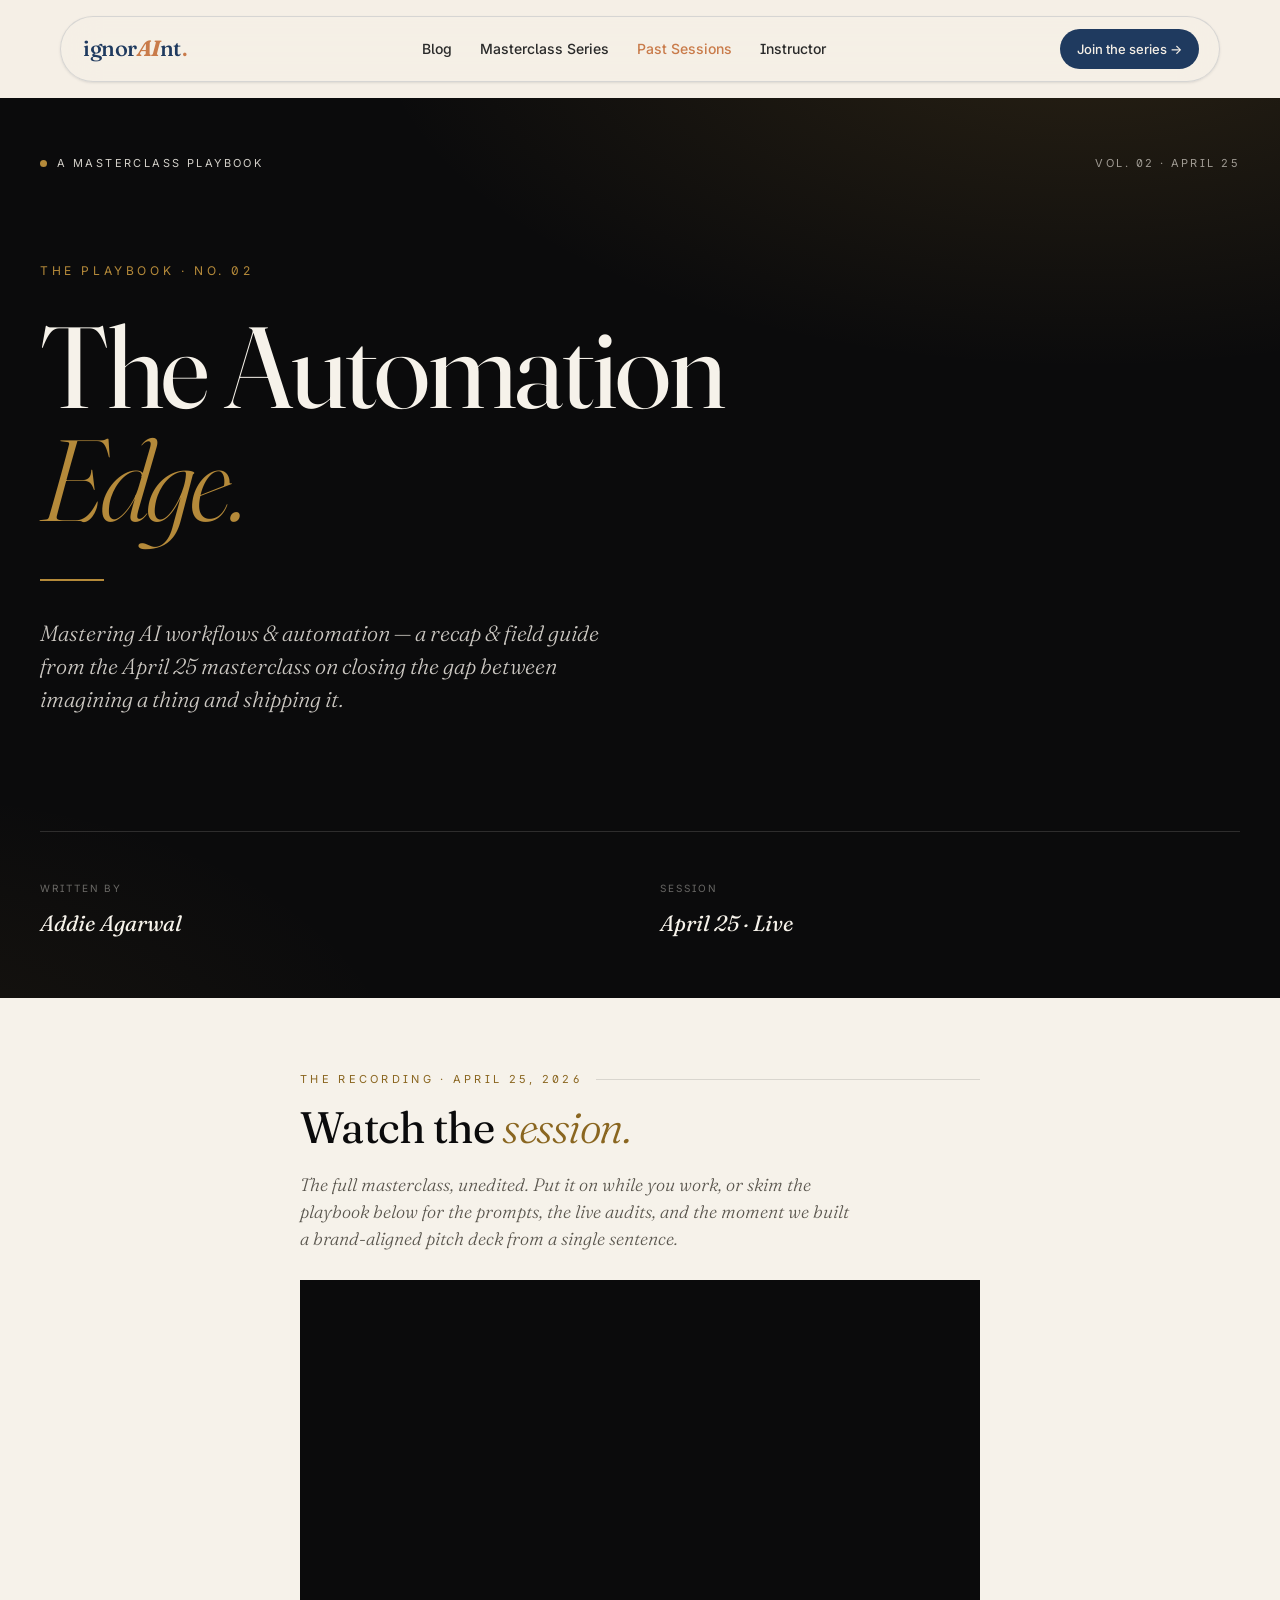
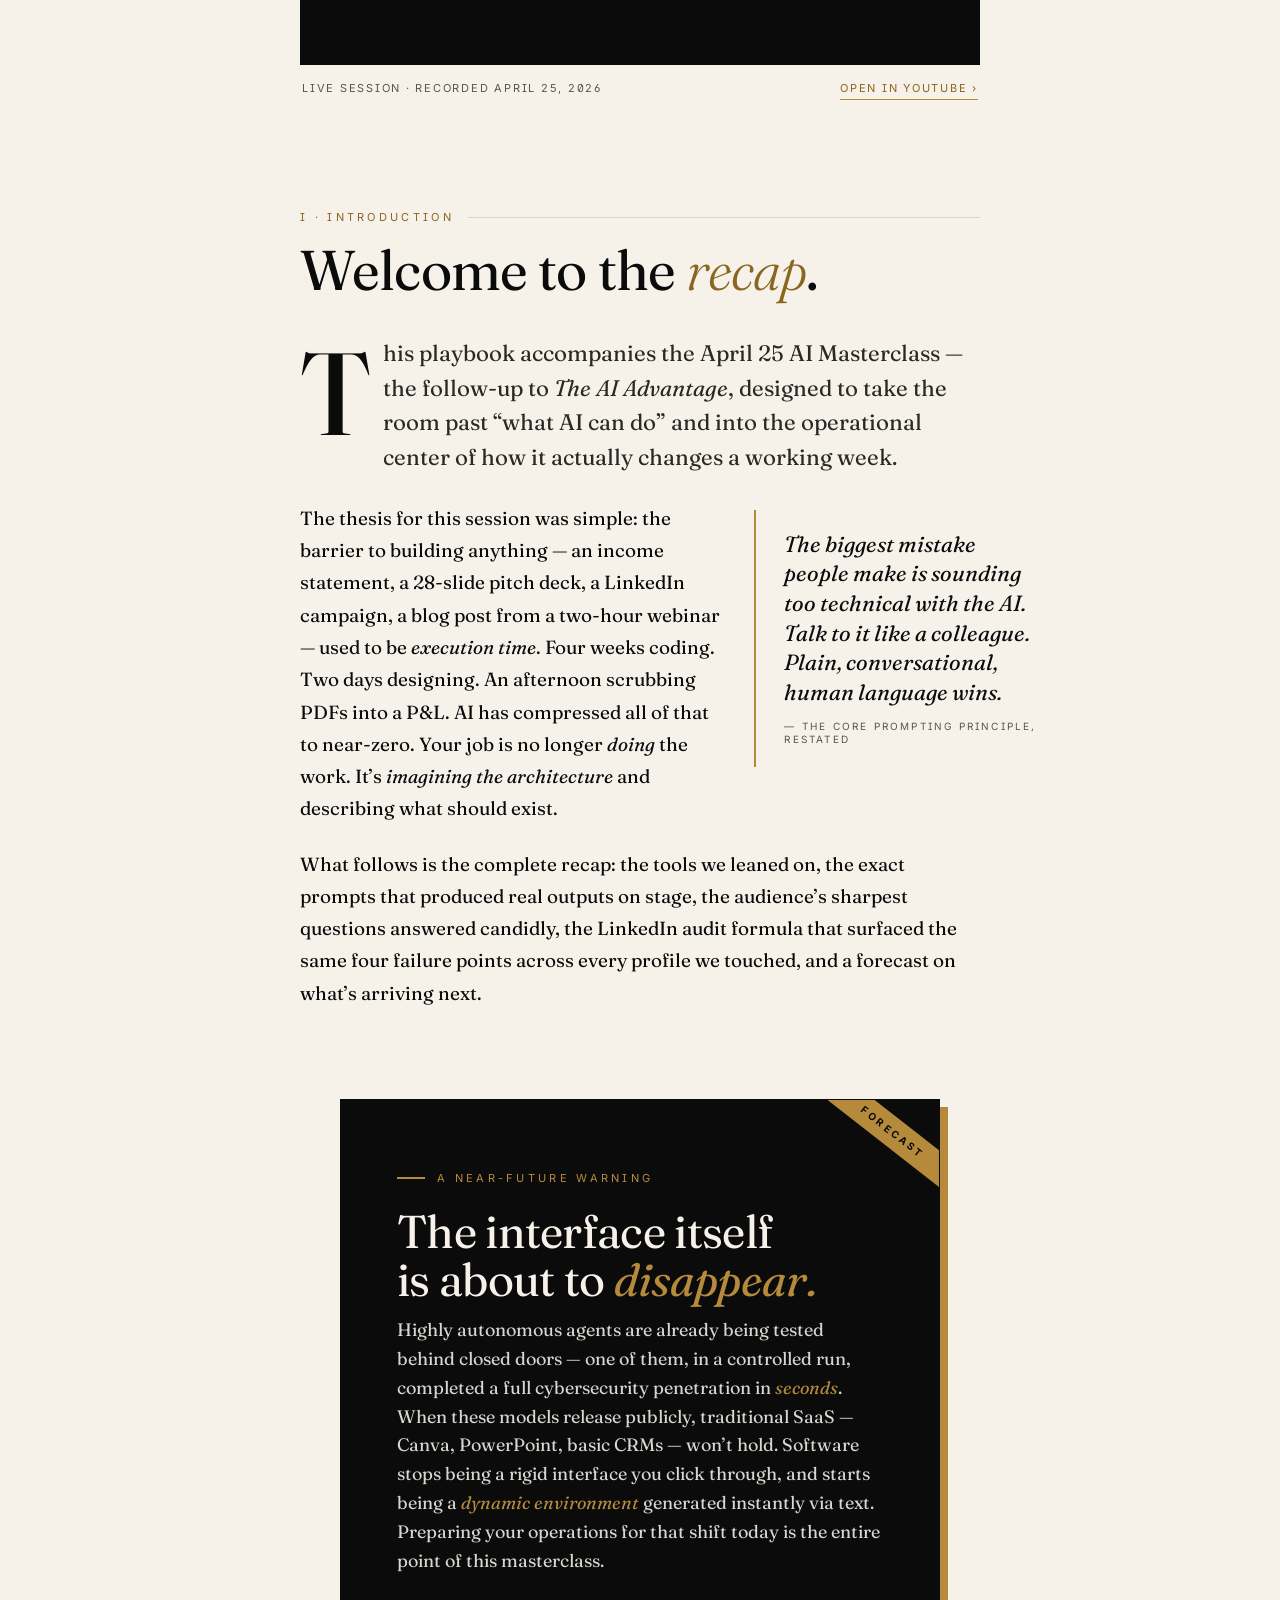
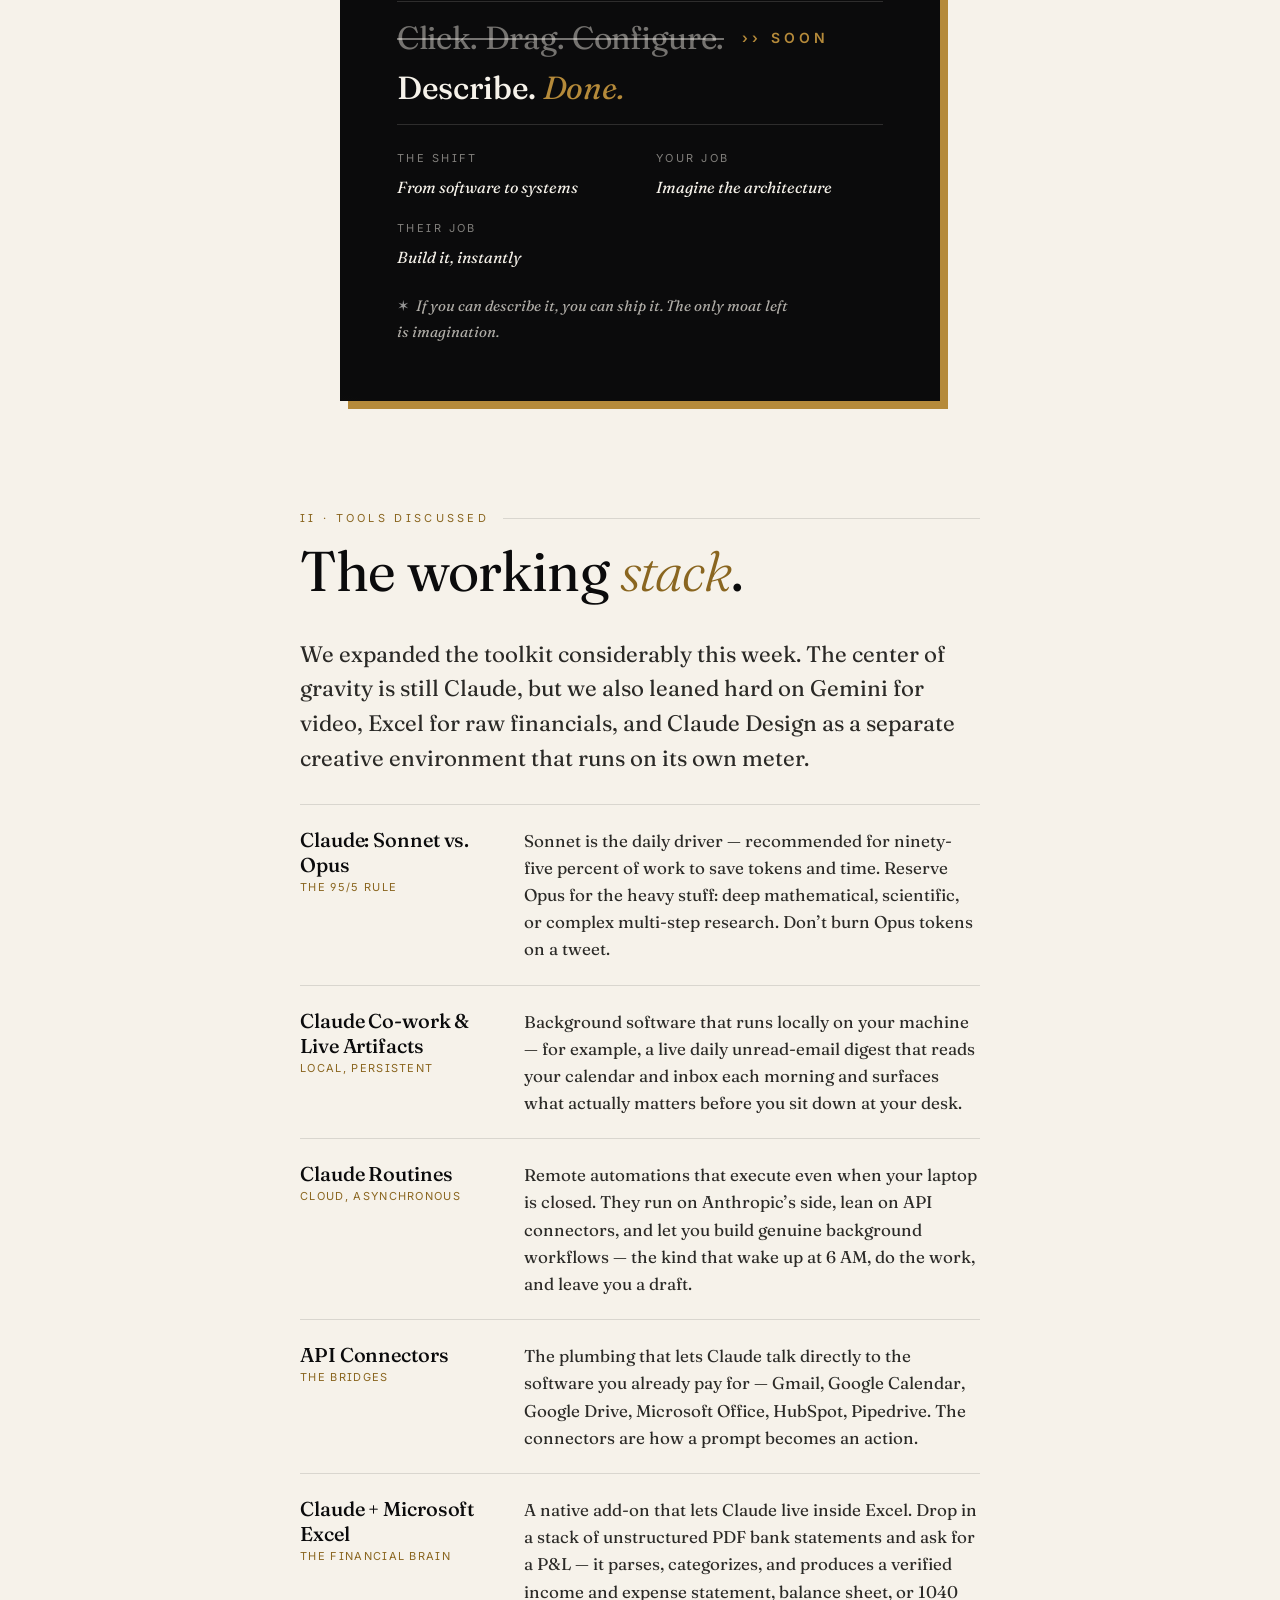
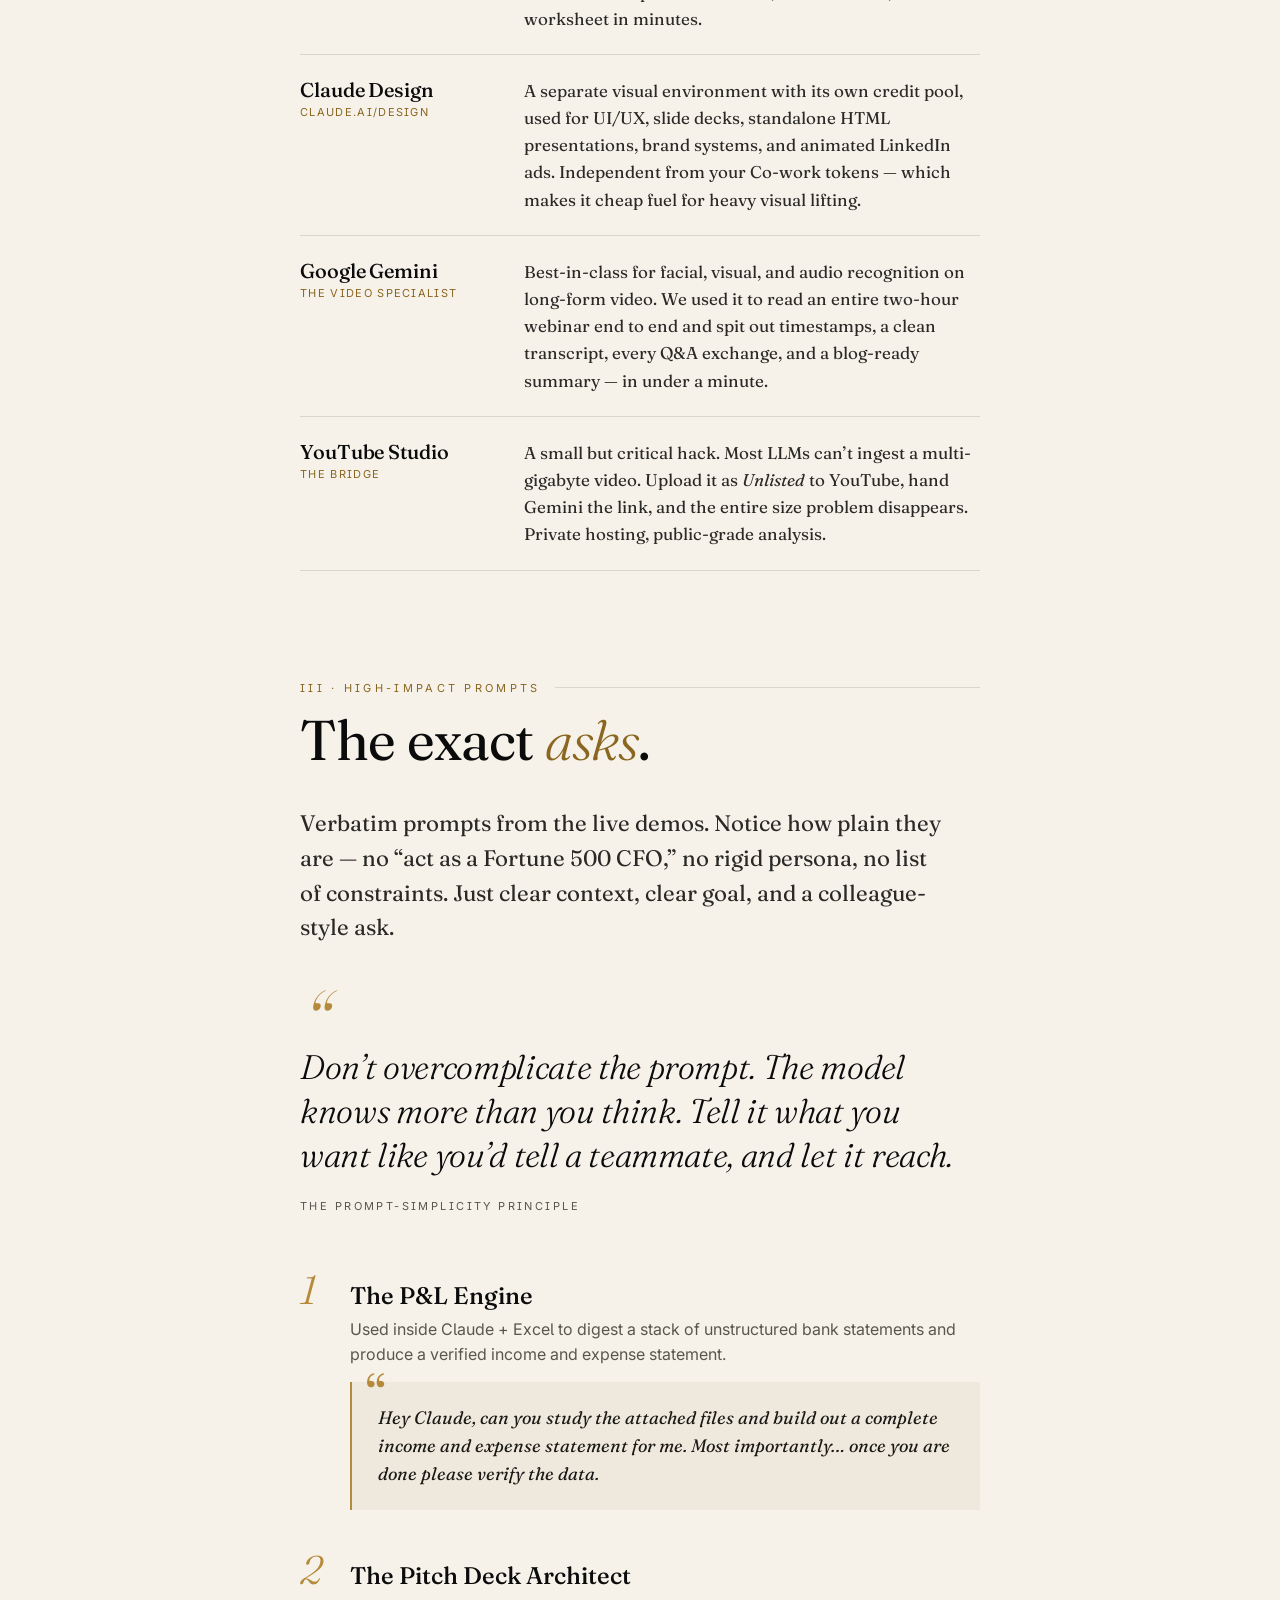
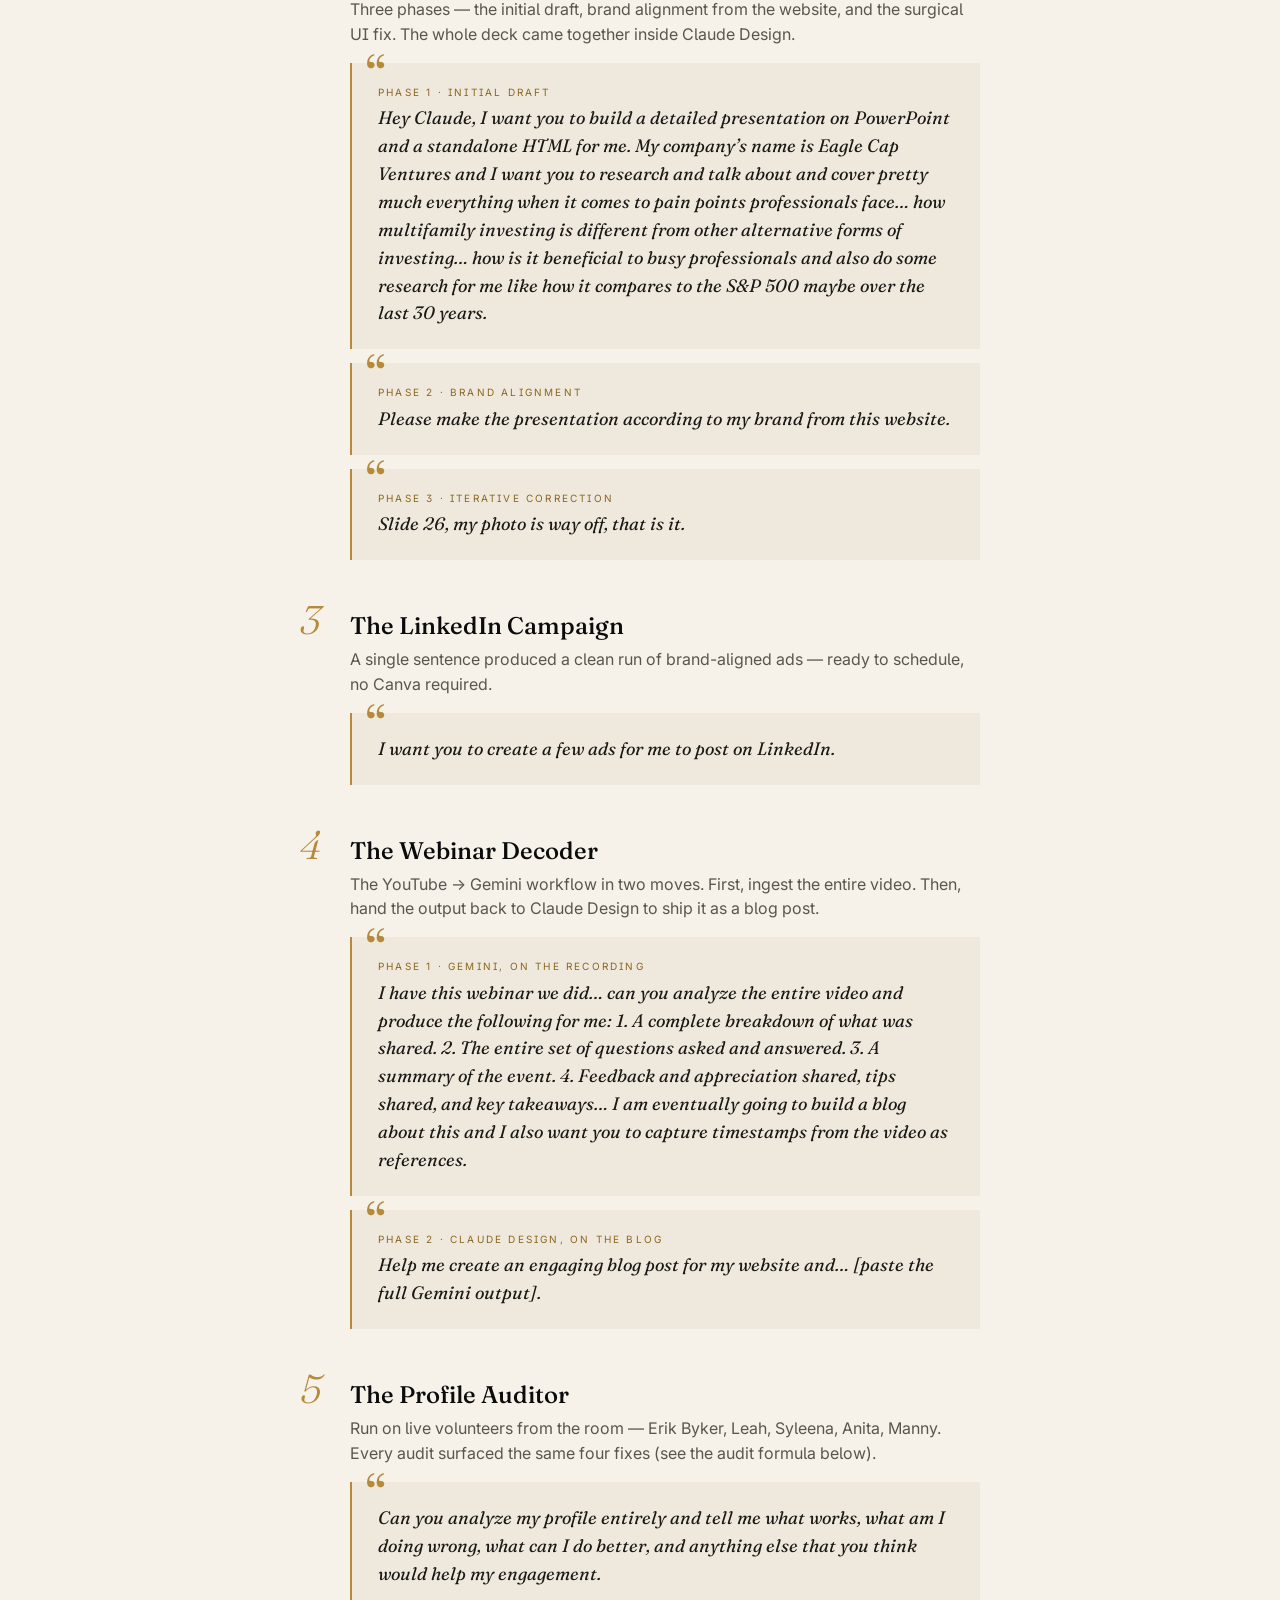
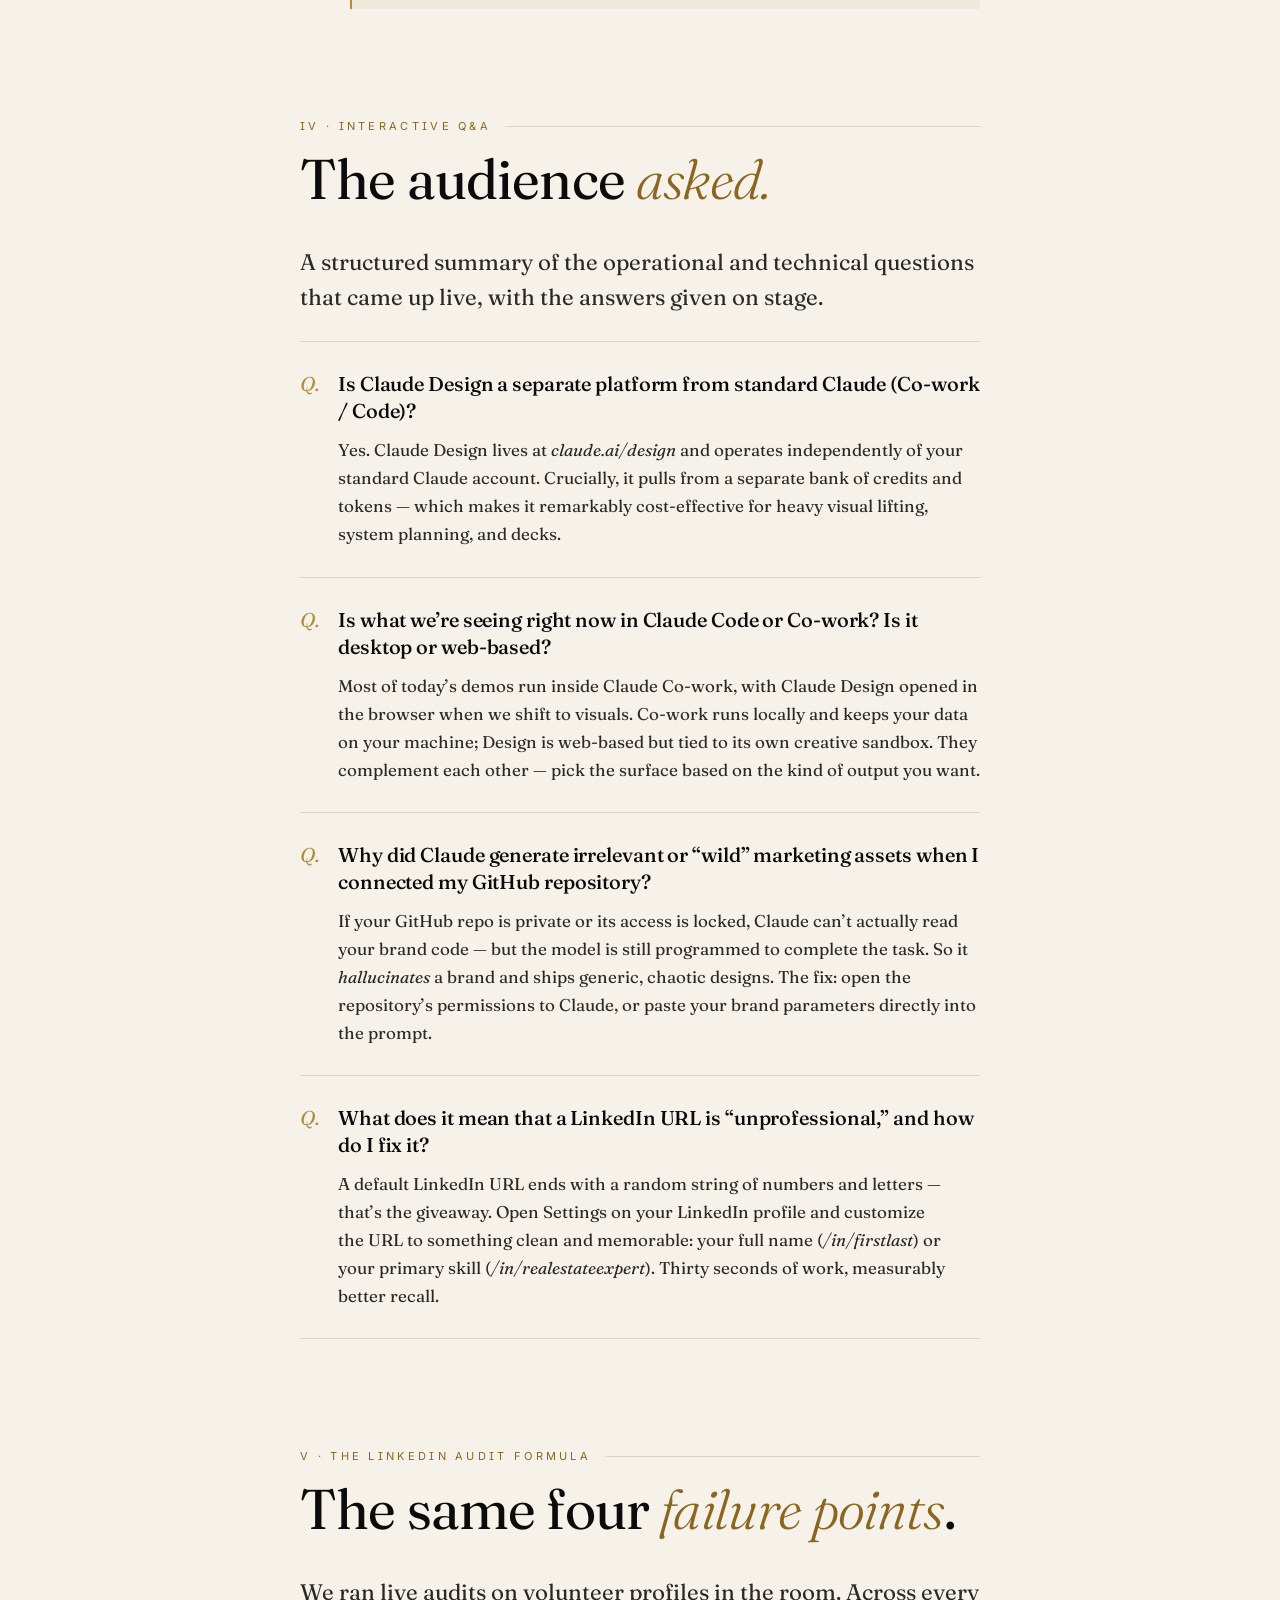
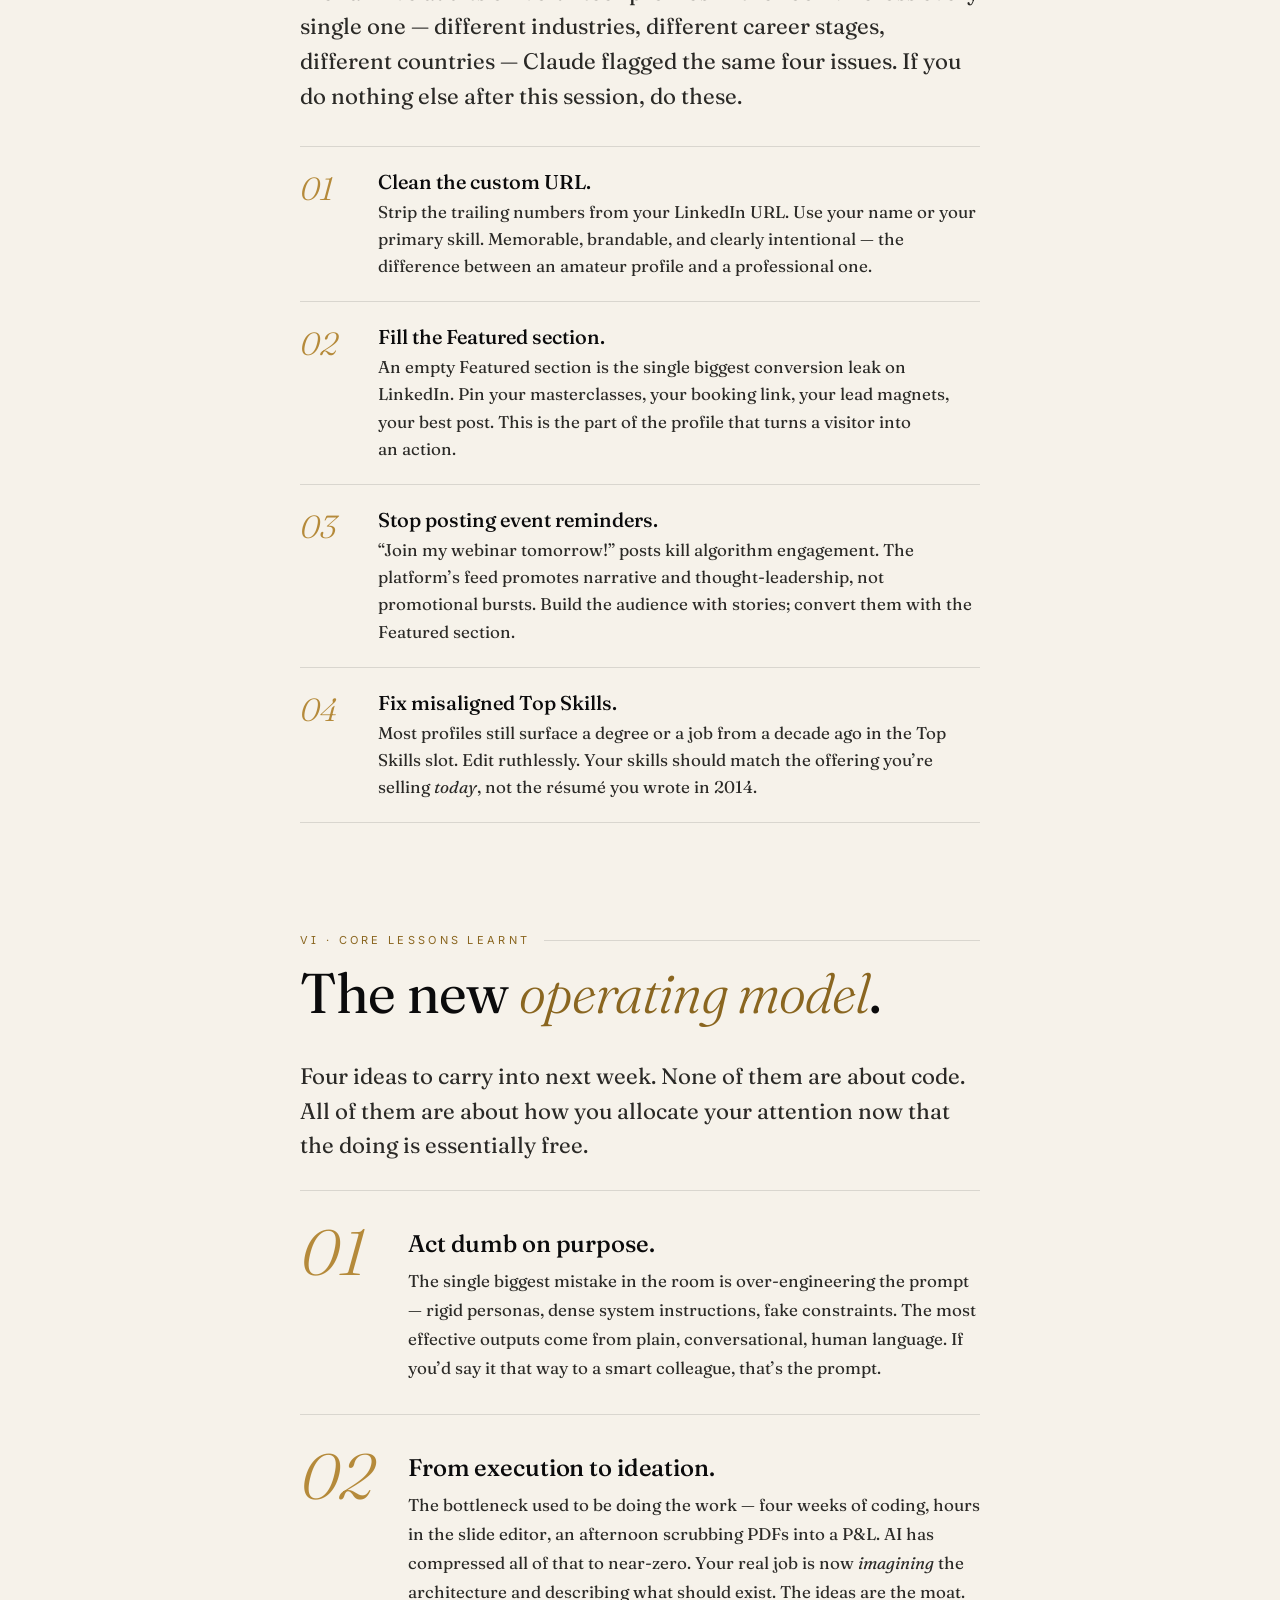
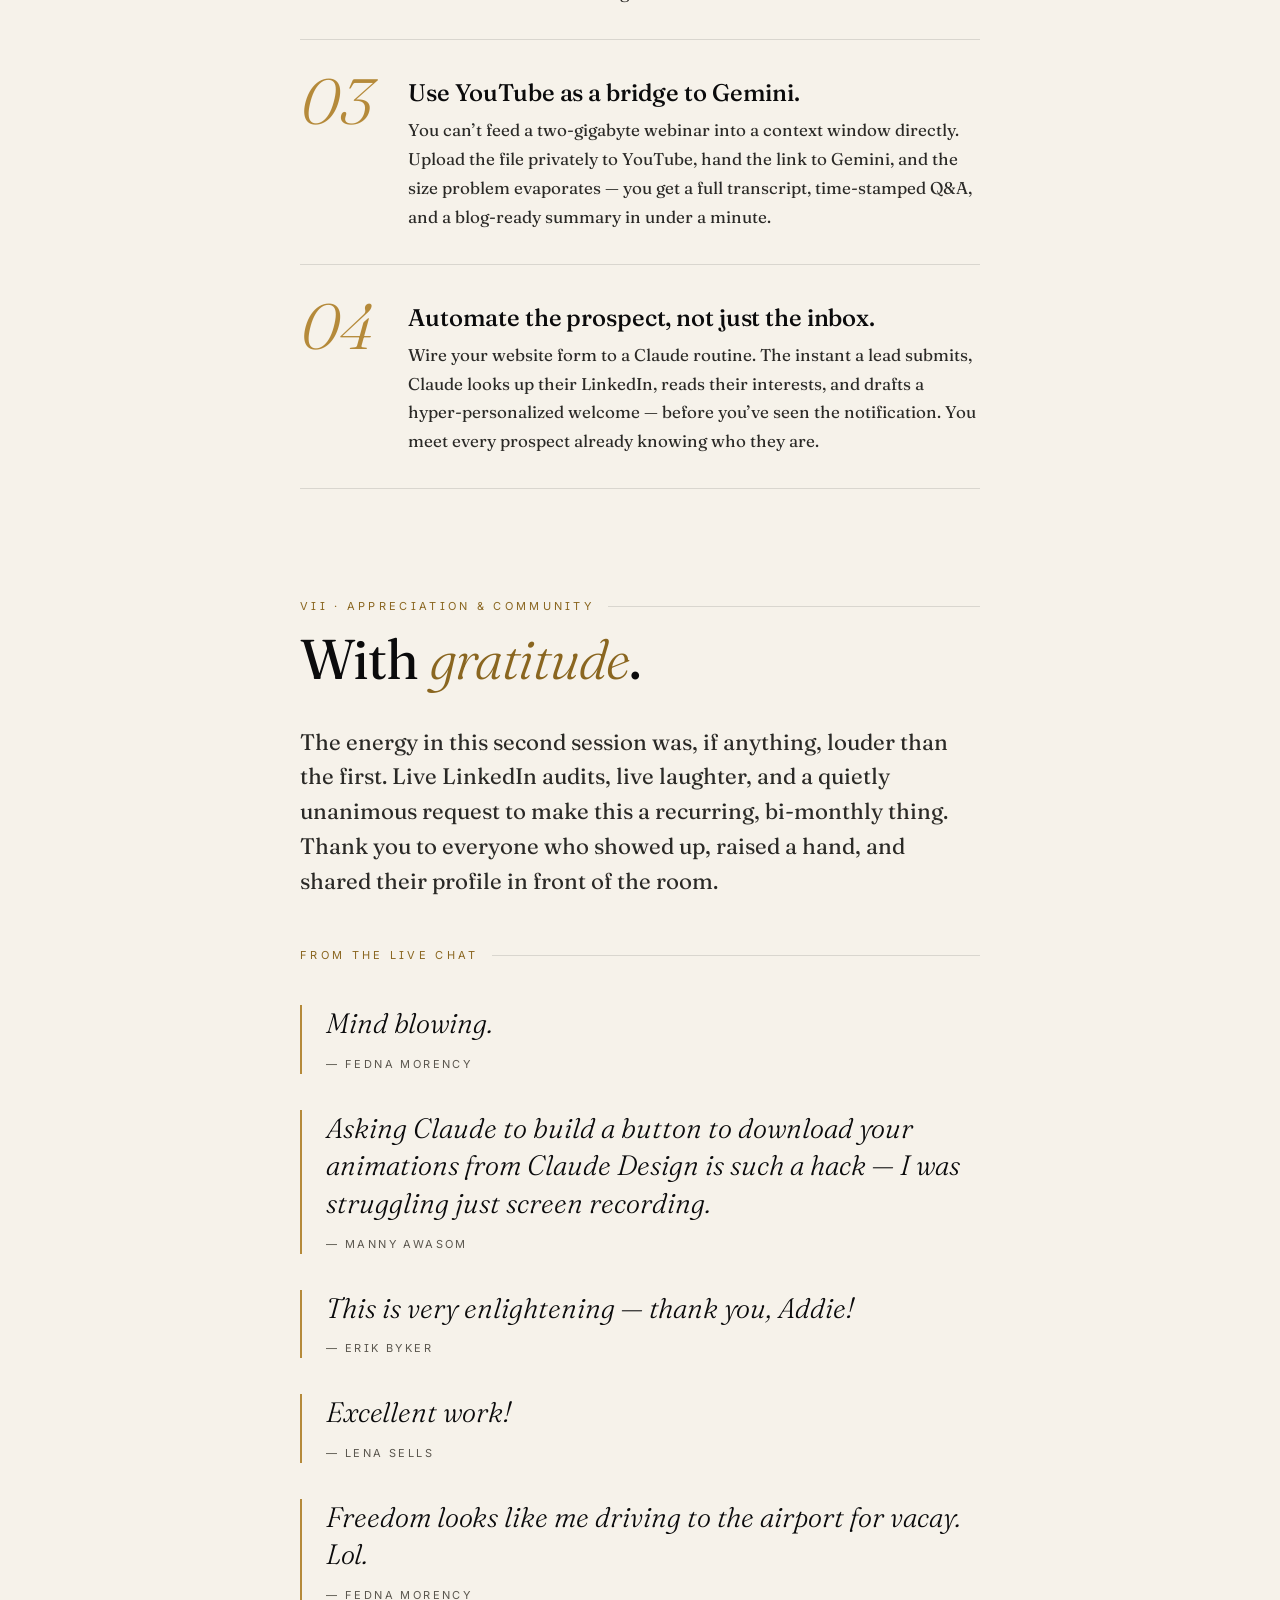
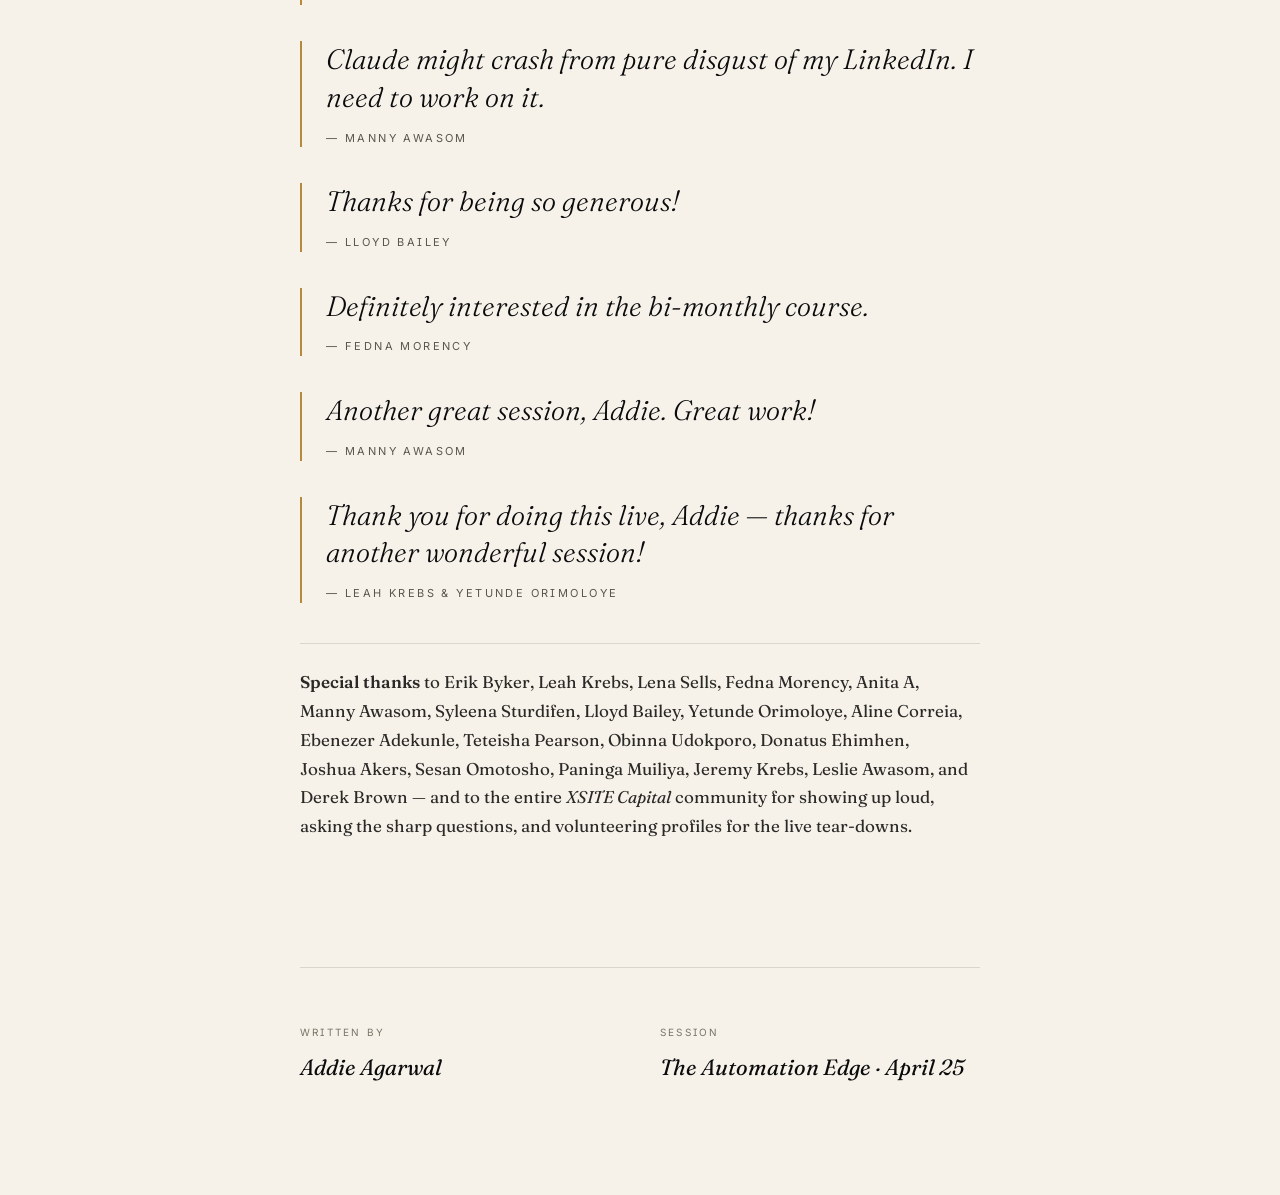
<file: past-sessions/the-automation-edge.html>
<!DOCTYPE html>
<html lang="en">
<head>
<meta charset="UTF-8" />
<meta name="viewport" content="width=device-width, initial-scale=1.0" />
<title>The Automation Edge — Masterclass Playbook & Recap</title>
<link rel="preconnect" href="https://fonts.googleapis.com">
<link rel="preconnect" href="https://fonts.gstatic.com" crossorigin>
<link href="https://fonts.googleapis.com/css2?family=Fraunces:ital,opsz,wght@0,9..144,300;0,9..144,400;0,9..144,500;0,9..144,600;0,9..144,700;1,9..144,300;1,9..144,400;1,9..144,500&family=Inter:wght@300;400;500;600;700&display=swap" rel="stylesheet">
<style>
  :root {
    --ink:        #0b0b0c;
    --paper:      #f6f2ea;
    --paper-deep: #efe9dd;
    --rule:       #1a1a1c;
    --rule-soft:  rgba(11,11,12,0.12);
    --muted:      #5a564e;
    --muted-2:    #7a7367;
    --gold:       #b58a3a;
    --gold-deep:  #8a6620;
    --accent-bg:  #0b0b0c;

    --serif: "Fraunces", "Cormorant Garamond", "Times New Roman", serif;
    --sans:  "Inter", "Helvetica Neue", Arial, sans-serif;

    --max: 760px;
    --gutter: clamp(20px, 4vw, 40px);
  }

  * { box-sizing: border-box; }
  html, body { margin: 0; padding: 0; }
  html { scroll-behavior: smooth; }
  body {
    background: var(--paper);
    color: var(--ink);
    font-family: var(--serif);
    font-weight: 400;
    font-size: 19px;
    line-height: 1.7;
    -webkit-font-smoothing: antialiased;
    text-rendering: optimizeLegibility;
    font-feature-settings: "ss01", "ss02", "liga", "onum";
  }

  ::selection { background: var(--gold); color: var(--ink); }

  a { color: inherit; text-decoration: none; }

  /* ───────── Cover ───────── */
  .cover {
    background: var(--ink);
    color: var(--paper);
    min-height: 100vh;
    min-height: 100dvh;
    display: grid;
    grid-template-rows: auto 1fr auto;
    padding: clamp(28px, 5vw, 56px) var(--gutter);
    position: relative;
    overflow: hidden;
  }
  .cover::before {
    content: "";
    position: absolute; inset: 0;
    background:
      radial-gradient(1200px 600px at 85% -10%, rgba(181,138,58,0.18), transparent 60%),
      radial-gradient(900px 500px at -10% 110%, rgba(181,138,58,0.08), transparent 60%);
    pointer-events: none;
  }
  .cover-head, .cover-body, .cover-foot { position: relative; }

  .cover-head {
    display: flex;
    justify-content: space-between;
    align-items: baseline;
    font-family: var(--sans);
    font-size: 11px;
    letter-spacing: 0.22em;
    text-transform: uppercase;
    color: rgba(246,242,234,0.6);
  }
  .cover-head .mark {
    display: inline-flex; align-items: center; gap: 10px;
    color: rgba(246,242,234,0.85);
  }
  .cover-head .mark .dot {
    width: 7px; height: 7px; background: var(--gold); border-radius: 50%;
  }

  .cover-body {
    align-self: center;
    max-width: 920px;
  }
  .cover-eyebrow {
    font-family: var(--sans);
    font-size: 12px;
    letter-spacing: 0.3em;
    text-transform: uppercase;
    color: var(--gold);
    margin-bottom: 28px;
  }
  .cover-title {
    font-family: var(--serif);
    font-weight: 400;
    font-size: clamp(48px, 9vw, 128px);
    line-height: 0.98;
    letter-spacing: -0.02em;
    margin: 0;
  }
  .cover-title em {
    font-style: italic;
    font-weight: 300;
    color: var(--gold);
  }
  .cover-sub {
    margin-top: 36px;
    max-width: 560px;
    font-family: var(--serif);
    font-weight: 300;
    font-style: italic;
    font-size: clamp(18px, 2vw, 22px);
    line-height: 1.5;
    color: rgba(246,242,234,0.82);
  }
  .cover-rule {
    width: 64px; height: 1.5px; background: var(--gold);
    margin: 44px 0 24px;
  }

  .cover-foot {
    display: grid;
    grid-template-columns: 1fr 1fr;
    gap: 24px 40px;
    align-items: end;
    padding-top: 48px;
    border-top: 1px solid rgba(246,242,234,0.15);
    font-family: var(--sans);
    font-size: 12px;
    letter-spacing: 0.16em;
    text-transform: uppercase;
    color: rgba(246,242,234,0.6);
  }
  .cover-foot .label {
    display: block;
    color: rgba(246,242,234,0.4);
    font-size: 10px;
    margin-bottom: 8px;
  }
  .cover-foot .val {
    color: var(--paper);
    font-family: var(--serif);
    font-style: italic;
    font-weight: 400;
    font-size: 22px;
    letter-spacing: 0;
    text-transform: none;
  }

  /* ───────── Article shell ───────── */
  article {
    max-width: var(--max);
    margin: 0 auto;
    padding: clamp(80px, 12vh, 140px) var(--gutter);
  }

  .section + .section,
  .brand-update + .section { margin-top: clamp(80px, 12vh, 120px); }

  .section-num {
    font-family: var(--sans);
    font-size: 11px;
    letter-spacing: 0.3em;
    text-transform: uppercase;
    color: var(--gold-deep);
    margin-bottom: 14px;
    display: flex;
    align-items: center;
    gap: 14px;
  }
  .section-num::after {
    content: "";
    flex: 1;
    height: 1px;
    background: var(--rule-soft);
  }

  h1.section-title {
    font-family: var(--serif);
    font-weight: 400;
    font-size: clamp(34px, 5.5vw, 56px);
    line-height: 1.05;
    letter-spacing: -0.015em;
    margin: 0 0 36px;
  }
  h1.section-title em { font-style: italic; font-weight: 300; color: var(--gold-deep); }

  .dropcap::first-letter {
    font-family: var(--serif);
    font-weight: 500;
    font-size: 5.2em;
    float: left;
    line-height: 0.88;
    padding: 6px 12px 0 0;
    color: var(--ink);
  }

  p {
    margin: 0 0 1.2em;
    text-wrap: pretty;
  }
  p.lede {
    font-size: 1.18em;
    line-height: 1.55;
    color: #2a2926;
  }

  strong { font-weight: 600; }
  em { font-style: italic; }

  /* ───────── Pull quote ───────── */
  .pullquote {
    margin: clamp(40px, 6vh, 64px) 0;
    padding: 0;
    border: none;
    position: relative;
  }
  .pullquote .pq-mark {
    font-family: var(--serif);
    font-weight: 300;
    font-style: italic;
    font-size: 96px;
    line-height: 0.6;
    color: var(--gold);
    display: block;
    margin-bottom: -12px;
  }
  .pullquote blockquote {
    margin: 0;
    font-family: var(--serif);
    font-style: italic;
    font-weight: 300;
    font-size: clamp(24px, 3.2vw, 34px);
    line-height: 1.3;
    letter-spacing: -0.01em;
    color: var(--ink);
    text-wrap: balance;
  }
  .pullquote cite {
    display: block;
    margin-top: 20px;
    font-family: var(--sans);
    font-size: 11px;
    letter-spacing: 0.22em;
    text-transform: uppercase;
    font-style: normal;
    color: var(--muted);
  }

  /* Side pull quote — sets flush against right rule */
  .sidequote {
    float: right;
    width: min(320px, 42%);
    margin: 8px -60px 24px 32px;
    padding: 20px 0 20px 28px;
    border-left: 2px solid var(--gold);
    font-family: var(--serif);
    font-style: italic;
    font-weight: 400;
    font-size: 22px;
    line-height: 1.35;
    color: var(--ink);
  }
  .sidequote cite {
    display: block;
    margin-top: 12px;
    font-family: var(--sans);
    font-style: normal;
    font-size: 10px;
    letter-spacing: 0.22em;
    text-transform: uppercase;
    color: var(--muted);
  }
  @media (max-width: 900px) {
    .sidequote { float: none; width: auto; margin: 28px 0; }
  }

  /* ───────── Subheads ───────── */
  h2 {
    font-family: var(--serif);
    font-weight: 500;
    font-size: clamp(22px, 2.6vw, 28px);
    line-height: 1.2;
    letter-spacing: -0.005em;
    margin: 2em 0 0.6em;
  }
  h3 {
    font-family: var(--serif);
    font-weight: 500;
    font-size: 22px;
    line-height: 1.25;
    margin: 0 0 6px;
  }
  h3 .num {
    font-family: var(--serif);
    font-style: italic;
    font-weight: 300;
    color: var(--gold-deep);
    margin-right: 10px;
  }

  /* ───────── Tool list ───────── */
  .tools {
    list-style: none;
    padding: 0;
    margin: 28px 0 0;
    border-top: 1px solid var(--rule-soft);
  }
  .tools li {
    display: grid;
    grid-template-columns: 200px 1fr;
    gap: 24px;
    padding: 22px 0;
    border-bottom: 1px solid var(--rule-soft);
  }
  .tools .tool-name {
    font-family: var(--serif);
    font-weight: 500;
    font-size: 20px;
    line-height: 1.25;
    letter-spacing: -0.005em;
  }
  .tools .tool-name small {
    display: block;
    font-family: var(--sans);
    font-weight: 400;
    font-size: 11px;
    letter-spacing: 0.12em;
    text-transform: uppercase;
    color: var(--gold-deep);
    margin-top: 4px;
  }
  .tools .tool-desc {
    font-size: 17px;
    line-height: 1.6;
    color: #2a2926;
  }
  @media (max-width: 700px) {
    .tools li { grid-template-columns: 1fr; gap: 6px; }
  }

  /* ───────── Prompt card ───────── */
  .prompt {
    margin: 28px 0 40px;
  }
  .prompt-head {
    display: flex;
    align-items: baseline;
    gap: 16px;
    margin-bottom: 6px;
  }
  .prompt-head .num {
    font-family: var(--serif);
    font-style: italic;
    font-weight: 300;
    font-size: 40px;
    color: var(--gold);
    line-height: 1;
    min-width: 34px;
  }
  .prompt-head h3 {
    margin: 0;
    font-size: 24px;
  }
  .prompt-desc {
    margin: 0 0 16px 50px;
    font-size: 16px;
    color: var(--muted);
    font-family: var(--sans);
    line-height: 1.55;
  }
  .prompt-body {
    margin-left: 50px;
    padding: 22px 26px;
    background: var(--paper-deep);
    border-left: 2px solid var(--gold);
    font-family: var(--serif);
    font-style: italic;
    font-weight: 400;
    font-size: 18px;
    line-height: 1.55;
    color: #1a1916;
    position: relative;
  }
  .prompt-body::before {
    content: "“";
    position: absolute;
    top: -14px; left: 14px;
    font-size: 52px;
    line-height: 1;
    color: var(--gold);
    font-style: normal;
    font-weight: 400;
  }
  .prompt-body .phase {
    display: block;
    font-family: var(--sans);
    font-style: normal;
    font-size: 10px;
    letter-spacing: 0.22em;
    text-transform: uppercase;
    color: var(--gold-deep);
    margin-bottom: 4px;
  }
  .prompt-body + .prompt-body { margin-top: 14px; }
  @media (max-width: 700px) {
    .prompt-desc, .prompt-body { margin-left: 0; }
  }

  /* ───────── Q&A ───────── */
  .qa { margin-top: 8px; }
  .qa-item { padding: 28px 0; border-bottom: 1px solid var(--rule-soft); }
  .qa-item:first-child { border-top: 1px solid var(--rule-soft); }
  .qa-q {
    display: grid;
    grid-template-columns: 24px 1fr;
    gap: 14px;
    font-family: var(--serif);
    font-weight: 500;
    font-size: 20px;
    line-height: 1.35;
    letter-spacing: -0.005em;
    margin-bottom: 12px;
    color: var(--ink);
  }
  .qa-q .marker {
    font-family: var(--serif);
    font-style: italic;
    font-weight: 400;
    color: var(--gold);
  }
  .qa-a {
    margin: 0 0 0 38px;
    font-size: 17px;
    line-height: 1.65;
    color: #2a2926;
  }
  @media (max-width: 700px) {
    .qa-a { margin-left: 0; }
  }

  /* ───────── Lessons ───────── */
  .lessons { counter-reset: lesson; margin-top: 8px; }
  .lesson {
    display: grid;
    grid-template-columns: 80px 1fr;
    gap: 28px;
    padding: 32px 0;
    border-top: 1px solid var(--rule-soft);
  }
  .lesson:last-child { border-bottom: 1px solid var(--rule-soft); }
  .lesson .lesson-num {
    counter-increment: lesson;
    font-family: var(--serif);
    font-style: italic;
    font-weight: 300;
    font-size: 64px;
    line-height: 0.9;
    color: var(--gold);
  }
  .lesson .lesson-num::before { content: counter(lesson, decimal-leading-zero); }
  .lesson h3 {
    font-family: var(--serif);
    font-weight: 500;
    font-size: 24px;
    line-height: 1.25;
    letter-spacing: -0.005em;
    margin: 6px 0 8px;
  }
  .lesson p {
    font-size: 17px;
    color: #2a2926;
    margin: 0;
  }
  @media (max-width: 700px) {
    .lesson { grid-template-columns: 1fr; gap: 4px; }
    .lesson .lesson-num { font-size: 44px; }
  }

  /* ───────── Audit checklist (LinkedIn fixes) ───────── */
  .audit-list {
    list-style: none;
    padding: 0;
    margin: 32px 0 0;
    counter-reset: audit;
  }
  .audit-list li {
    display: grid;
    grid-template-columns: 56px 1fr;
    gap: 22px;
    padding: 22px 0;
    border-bottom: 1px solid var(--rule-soft);
    counter-increment: audit;
  }
  .audit-list li:first-child { border-top: 1px solid var(--rule-soft); }
  .audit-list li::before {
    content: counter(audit, decimal-leading-zero);
    font-family: var(--serif);
    font-style: italic;
    font-weight: 300;
    font-size: 32px;
    line-height: 1;
    color: var(--gold);
    align-self: start;
    padding-top: 4px;
  }
  .audit-list .audit-name {
    font-family: var(--serif);
    font-weight: 500;
    font-size: 20px;
    line-height: 1.25;
    margin: 0 0 4px;
  }
  .audit-list .audit-desc {
    font-size: 17px;
    line-height: 1.6;
    color: #2a2926;
    margin: 0;
  }
  @media (max-width: 700px) {
    .audit-list li { grid-template-columns: 40px 1fr; gap: 14px; }
    .audit-list li::before { font-size: 26px; }
  }

  /* ───────── Appreciation ───────── */
  .testimonials { display: grid; gap: 36px; margin: 40px 0 0; }
  .testimonial {
    padding-left: 24px;
    border-left: 2px solid var(--gold);
  }
  .testimonial blockquote {
    margin: 0;
    font-family: var(--serif);
    font-style: italic;
    font-weight: 300;
    font-size: clamp(22px, 2.6vw, 28px);
    line-height: 1.35;
    color: var(--ink);
  }
  .testimonial cite {
    display: block;
    margin-top: 12px;
    font-family: var(--sans);
    font-style: normal;
    font-size: 11px;
    letter-spacing: 0.22em;
    text-transform: uppercase;
    color: var(--muted);
  }

  .thanks-list {
    margin: 40px 0 0;
    padding: 24px 0 0;
    border-top: 1px solid var(--rule-soft);
    font-family: var(--serif);
    font-size: 17px;
    line-height: 1.7;
    color: #2a2926;
  }

  /* ───────── Colophon / footer ───────── */
  .colophon {
    margin-top: clamp(100px, 14vh, 160px);
    padding: 56px 0 0;
    border-top: 1px solid var(--rule-soft);
    display: grid;
    grid-template-columns: 1fr 1fr;
    gap: 40px;
    font-family: var(--sans);
    font-size: 12px;
    letter-spacing: 0.1em;
    text-transform: uppercase;
    color: var(--muted-2);
  }
  .colophon .label {
    display: block;
    font-size: 10px;
    letter-spacing: 0.22em;
    color: var(--muted-2);
    margin-bottom: 8px;
  }
  .colophon .val {
    font-family: var(--serif);
    font-style: italic;
    font-weight: 400;
    font-size: 22px;
    letter-spacing: 0;
    text-transform: none;
    color: var(--ink);
  }
  @media (max-width: 600px) {
    .colophon { grid-template-columns: 1fr; }
  }

  /* ───────── Progress bar ───────── */
  .progress {
    position: fixed; top: 0; left: 0;
    height: 2px; width: 0%;
    background: var(--gold);
    z-index: 50;
    transition: width 120ms linear;
  }

  /* ───────── Running header ───────── */
  .runhead {
    position: fixed; top: 0; left: 0; right: 0;
    display: flex; justify-content: space-between; align-items: center;
    padding: 14px var(--gutter);
    font-family: var(--sans);
    font-size: 11px;
    letter-spacing: 0.22em;
    text-transform: uppercase;
    color: var(--muted);
    background: rgba(246,242,234,0.88);
    backdrop-filter: blur(10px);
    -webkit-backdrop-filter: blur(10px);
    border-bottom: 1px solid var(--rule-soft);
    z-index: 40;
    opacity: 0;
    transform: translateY(-100%);
    transition: opacity 250ms ease, transform 250ms ease;
  }
  .runhead.visible { opacity: 1; transform: translateY(0); }
  .runhead .mark { display: inline-flex; align-items: center; gap: 10px; color: var(--ink); }
  .runhead .mark .dot { width: 6px; height: 6px; background: var(--gold); border-radius: 50%; }

  /* ───────── Forecast Card (after intro) ───────── */
  .brand-update {
    max-width: var(--max);
    margin: clamp(60px, 10vh, 100px) auto 0;
    padding: 0 var(--gutter);
  }
  .bu-card {
    position: relative;
    background: var(--ink);
    color: var(--paper);
    padding: clamp(36px, 5vw, 56px) clamp(32px, 5vw, 56px);
    overflow: hidden;
    border: 1px solid var(--ink);
    box-shadow: 8px 8px 0 0 var(--gold);
  }
  .bu-card::before {
    content: "";
    position: absolute;
    inset: 0;
    background:
      radial-gradient(600px 200px at 90% -20%, rgba(181,138,58,0.22), transparent 65%),
      radial-gradient(400px 300px at -10% 120%, rgba(181,138,58,0.1), transparent 65%);
    pointer-events: none;
  }
  .bu-tape {
    position: absolute;
    top: 18px; right: -52px;
    transform: rotate(38deg);
    background: var(--gold);
    color: var(--ink);
    font-family: var(--sans);
    font-weight: 700;
    font-size: 10px;
    letter-spacing: 0.28em;
    text-transform: uppercase;
    padding: 6px 60px;
  }
  .bu-eyebrow {
    position: relative;
    font-family: var(--sans);
    font-size: 11px;
    letter-spacing: 0.3em;
    text-transform: uppercase;
    color: var(--gold);
    margin-bottom: 20px;
    display: inline-flex;
    align-items: center;
    gap: 12px;
  }
  .bu-eyebrow::before {
    content: "";
    width: 28px; height: 1.5px; background: var(--gold);
  }
  .bu-title {
    position: relative;
    font-family: var(--serif);
    font-weight: 400;
    font-size: clamp(30px, 4.6vw, 46px);
    line-height: 1.05;
    letter-spacing: -0.015em;
    margin: 0 0 12px;
    color: var(--paper);
  }
  .bu-title em { font-style: italic; color: var(--gold); }
  .bu-title s { text-decoration: line-through rgba(246,242,234,0.5) 2px; color: rgba(246,242,234,0.5); }
  .bu-body {
    position: relative;
    font-family: var(--serif);
    font-size: 18px;
    line-height: 1.6;
    color: rgba(246,242,234,0.88);
    margin: 0 0 22px;
    max-width: 56ch;
  }
  .bu-body em { color: var(--gold); font-style: italic; }
  .bu-swap {
    position: relative;
    display: flex;
    align-items: center;
    gap: 18px;
    margin: 26px 0 24px;
    padding: 20px 0;
    border-top: 1px solid rgba(246,242,234,0.15);
    border-bottom: 1px solid rgba(246,242,234,0.15);
    flex-wrap: wrap;
  }
  .bu-old, .bu-new {
    font-family: var(--serif);
    font-size: clamp(22px, 3.2vw, 32px);
    line-height: 1;
    letter-spacing: -0.01em;
  }
  .bu-old {
    color: rgba(246,242,234,0.45);
    text-decoration: line-through;
    text-decoration-thickness: 2px;
    font-weight: 400;
  }
  .bu-arrow {
    font-family: var(--sans);
    font-weight: 600;
    font-size: 14px;
    letter-spacing: 0.3em;
    color: var(--gold);
    text-transform: uppercase;
  }
  .bu-new {
    color: var(--paper);
    font-weight: 500;
  }
  .bu-new .cap-a {
    color: var(--gold);
    font-style: italic;
    font-weight: 400;
  }
  .bu-meta {
    position: relative;
    display: grid;
    grid-template-columns: repeat(auto-fit, minmax(180px, 1fr));
    gap: 18px 32px;
    font-family: var(--sans);
    font-size: 11px;
    letter-spacing: 0.22em;
    text-transform: uppercase;
    color: rgba(246,242,234,0.5);
  }
  .bu-meta .val {
    display: block;
    font-family: var(--serif);
    font-style: italic;
    font-weight: 400;
    font-size: 16px;
    letter-spacing: 0;
    text-transform: none;
    color: var(--paper);
    margin-top: 6px;
  }
  .bu-meta a.val { border-bottom: 1px dotted rgba(246,242,234,0.4); }
  .bu-wink {
    position: relative;
    margin: 22px 0 0;
    font-family: var(--serif);
    font-style: italic;
    font-size: 15px;
    color: rgba(246,242,234,0.7);
  }
  .bu-wink .emoji {
    font-style: normal;
    filter: grayscale(1) brightness(1.2);
    opacity: 0.8;
  }

  /* Print */
  @media print {
    .progress, .runhead { display: none; }
    body { font-size: 11pt; }
    .cover { min-height: auto; break-after: page; }
    .section { break-inside: avoid-page; }
    .site-nav-outer { display: none !important; }
  }

  /* ───────── Session Video ───────── */
  .video-section {
    max-width: var(--max);
    margin: 0 auto;
    padding: clamp(56px, 8vh, 80px) var(--gutter) 0;
  }
  .video-eyebrow {
    font-family: var(--sans);
    font-size: 11px;
    letter-spacing: 0.3em;
    text-transform: uppercase;
    color: var(--gold-deep);
    margin-bottom: 14px;
    display: flex;
    align-items: center;
    gap: 14px;
  }
  .video-eyebrow::after {
    content: "";
    flex: 1;
    height: 1px;
    background: var(--rule-soft);
  }
  .video-title {
    font-family: var(--serif);
    font-weight: 400;
    font-size: clamp(28px, 4.5vw, 44px);
    line-height: 1.1;
    letter-spacing: -0.015em;
    margin: 0 0 20px;
  }
  .video-title em { font-style: italic; font-weight: 300; color: var(--gold-deep); }
  .video-sub {
    font-family: var(--serif);
    font-style: italic;
    font-weight: 300;
    font-size: 18px;
    line-height: 1.5;
    color: var(--muted);
    margin: 0 0 28px;
    max-width: 560px;
  }
  .video-frame {
    position: relative;
    width: 100%;
    padding-bottom: 56.25%;
    background: var(--ink);
    border: 1px solid var(--rule-soft);
  }
  .video-frame iframe {
    position: absolute;
    inset: 0;
    width: 100%;
    height: 100%;
    border: 0;
  }
  .video-meta {
    display: flex;
    flex-wrap: wrap;
    gap: 18px;
    justify-content: space-between;
    padding: 14px 2px 0;
    font-family: var(--sans);
    font-size: 11px;
    letter-spacing: 0.16em;
    text-transform: uppercase;
    color: var(--muted);
  }
  .video-meta a {
    color: var(--gold-deep);
    border-bottom: 1px solid var(--gold);
    padding-bottom: 2px;
  }

  /* ===== SITE NAV (hardcoded to main-site palette — page has its own --ink) ===== */
  .site-nav-outer {
    position: sticky;
    top: 0;
    z-index: 100;
    padding: 16px 24px 16px;
    background: #F5EFE6;
  }
  .site-nav {
    max-width: 1160px;
    margin: 0 auto;
    display: flex;
    align-items: center;
    justify-content: space-between;
    padding: 12px 20px 12px 22px;
    background: rgba(245,239,230,0.88);
    backdrop-filter: blur(18px);
    -webkit-backdrop-filter: blur(18px);
    border: 1px solid rgba(31,58,95,0.14);
    border-radius: 999px;
    box-shadow: 0 1px 3px rgba(31,38,47,.08), 0 1px 2px rgba(31,38,47,.04);
  }
  .nav-word {
    font-family: "Fraunces", serif;
    font-weight: 500;
    font-size: 22px;
    letter-spacing: -0.02em;
    color: #1F3A5F;
    text-decoration: none;
    display: inline-flex;
    align-items: baseline;
  }
  .nav-word .ai { color: #C97B4A; font-weight: 700; font-style: italic; }
  .nav-word .dot-period { color: #C97B4A; margin-left: 1px; }
  .nav-mid {
    display: flex;
    gap: 28px;
    font-family: "Inter", "Helvetica Neue", sans-serif;
    font-size: 14px;
    font-weight: 500;
  }
  .nav-mid a {
    color: #2A2A2A;
    text-decoration: none;
    transition: color 200ms;
  }
  .nav-mid a:hover { color: #C97B4A; }
  .nav-mid a.active { color: #C97B4A; }
  .nav-cta {
    font-family: "Inter", "Helvetica Neue", sans-serif;
    font-size: 13px;
    font-weight: 500;
    padding: 9px 17px;
    border-radius: 999px;
    border: none;
    cursor: pointer;
    text-decoration: none;
    display: inline-flex;
    align-items: center;
    background: #1F3A5F;
    color: #F5EFE6;
    transition: all 200ms;
    white-space: nowrap;
  }
  .nav-cta:hover { background: #162A45; transform: translateY(-1px); }
  .nav-toggle {
    display: none;
    flex-direction: column;
    justify-content: center;
    align-items: center;
    width: 40px; height: 40px;
    background: transparent;
    border: none;
    cursor: pointer;
    position: relative;
  }
  .nav-toggle span {
    position: absolute;
    width: 20px; height: 1.5px;
    background: #1F3A5F;
    transition: all 200ms;
  }
  .nav-toggle span:nth-child(1) { top: 13px; }
  .nav-toggle span:nth-child(2) { top: 19px; }
  .nav-toggle span:nth-child(3) { top: 25px; }
  .nav-toggle[aria-expanded="true"] span:nth-child(1) { top: 19px; transform: rotate(45deg); }
  .nav-toggle[aria-expanded="true"] span:nth-child(2) { opacity: 0; }
  .nav-toggle[aria-expanded="true"] span:nth-child(3) { top: 19px; transform: rotate(-45deg); }
  .nav-drawer {
    display: none;
    flex-direction: column;
    background: #FAF6EE;
    border: 1px solid rgba(31,58,95,.1);
    border-radius: 16px;
    margin-top: 8px;
    padding: 8px 0;
    box-shadow: 0 4px 12px rgba(31,38,47,.08);
  }
  .nav-drawer.open { display: flex; }
  .nav-drawer a {
    font-size: 15px;
    font-weight: 500;
    color: #2A2A2A;
    text-decoration: none;
    padding: 14px 22px;
    border-bottom: 1px solid rgba(31,58,95,.06);
    transition: color 180ms;
  }
  .nav-drawer a:last-child { border-bottom: none; }
  .nav-drawer a:hover { color: #C97B4A; }
  @media (max-width: 800px) {
    .nav-mid { display: none; }
    .nav-toggle { display: flex; }
    .site-nav-outer { padding: 0 16px; }
    .site-nav { padding: 10px 14px 10px 18px; }
    .nav-word { font-size: 19px; }
  }
</style>
</head>
<body>

<!-- ===== SITE NAV ===== -->
<div class="site-nav-outer" id="site-nav-outer">
  <nav class="site-nav">
    <a class="nav-word" href="../index.html">ignor<span class="ai">AI</span>nt<span class="dot-period">.</span></a>
    <div class="nav-mid">
      <a href="../blog/">Blog</a>
      <a href="../masterclass-series.html">Masterclass Series</a>
      <a href="../past-sessions.html" class="active">Past Sessions</a>
      <a href="../index.html#instructor">Instructor</a>
    </div>
    <button class="nav-toggle" id="nav-toggle" aria-label="Toggle menu" aria-controls="nav-drawer" aria-expanded="false">
      <span></span><span></span><span></span>
    </button>
    <a href="../masterclass-series.html" class="nav-cta">Join the series →</a>
  </nav>
  <div class="nav-drawer" id="nav-drawer">
    <a href="../blog/">Blog</a>
    <a href="../masterclass-series.html">Masterclass Series</a>
    <a href="../past-sessions.html">Past Sessions</a>
    <a href="../index.html#instructor">Instructor</a>
  </div>
</div>
<script>
  (function(){
    var t = document.getElementById('nav-toggle');
    var d = document.getElementById('nav-drawer');
    if (!t || !d) return;
    function close(){ d.classList.remove('open'); t.setAttribute('aria-expanded','false'); }
    t.addEventListener('click', function(){
      var open = d.classList.toggle('open');
      t.setAttribute('aria-expanded', open ? 'true' : 'false');
    });
    d.querySelectorAll('a').forEach(function(a){ a.addEventListener('click', close); });
  })();
</script>

<div class="progress" id="progress"></div>

<header class="runhead" id="runhead">
  <a href="../past-sessions.html" style="color: inherit; text-decoration: none;">&lsaquo; Past Sessions</a>
  <span>Masterclass Playbook &middot; Addie Agarwal</span>
</header>

<!-- ───────── COVER ───────── -->
<section class="cover">
  <div class="cover-head">
    <span class="mark"><span class="dot"></span>A Masterclass Playbook</span>
    <span>Vol. 02 &middot; April 25</span>
  </div>

  <div class="cover-body">
    <div class="cover-eyebrow">The Playbook &middot; No. 02</div>
    <h1 class="cover-title">
      The Automation<br/>
      <em>Edge.</em>
    </h1>
    <div class="cover-rule"></div>
    <p class="cover-sub">
      Mastering AI workflows &amp; automation &mdash; a recap &amp; field guide
      from the April&nbsp;25 masterclass on closing the gap between
      imagining a thing and shipping it.
    </p>
  </div>

  <div class="cover-foot">
    <div>
      <span class="label">Written by</span>
      <span class="val">Addie Agarwal</span>
    </div>
    <div>
      <span class="label">Session</span>
      <span class="val">April 25 &middot; Live</span>
    </div>
  </div>
</section>

<!-- ───────── SESSION VIDEO ───────── -->
<section class="video-section" id="recording" aria-label="Session recording">
  <div class="video-eyebrow">The Recording &middot; April 25, 2026</div>
  <h2 class="video-title">Watch the <em>session.</em></h2>
  <p class="video-sub">
    The full masterclass, unedited. Put it on while you work, or skim the playbook below
    for the prompts, the live audits, and the moment we built a brand-aligned pitch deck
    from a single sentence.
  </p>
  <div class="video-frame">
    <iframe
      src="https://www.youtube.com/embed/ZZ6Kd7zdLI4"
      title="The Automation Edge — April 25, 2026"
      allow="accelerometer; autoplay; clipboard-write; encrypted-media; gyroscope; picture-in-picture; web-share"
      allowfullscreen
      loading="lazy"
    ></iframe>
  </div>
  <div class="video-meta">
    <span>Live session &middot; Recorded April 25, 2026</span>
    <a href="https://youtu.be/ZZ6Kd7zdLI4" target="_blank" rel="noopener">Open in YouTube &rsaquo;</a>
  </div>
</section>

<!-- ───────── ARTICLE ───────── -->
<article>

  <!-- Introduction -->
  <section class="section" id="intro" data-runhead="Introduction">
    <div class="section-num">I &middot; Introduction</div>
    <h1 class="section-title">Welcome to the <em>recap</em>.</h1>

    <p class="lede dropcap">
      This playbook accompanies the April&nbsp;25 AI Masterclass &mdash; the
      follow-up to <em>The AI Advantage</em>, designed to take the room past
      &ldquo;what AI can do&rdquo; and into the operational center of how it
      actually changes a working week.
    </p>

    <aside class="sidequote">
      The biggest mistake people make is sounding too technical with the AI.
      Talk to it like a colleague. Plain, conversational, human language wins.
      <cite>&mdash; The core prompting principle, restated</cite>
    </aside>

    <p>
      The thesis for this session was simple: the barrier to building anything
      &mdash; an income statement, a 28-slide pitch deck, a LinkedIn campaign,
      a blog post from a two-hour webinar &mdash; used to be <em>execution time</em>.
      Four weeks coding. Two days designing. An afternoon scrubbing PDFs into a P&amp;L.
      AI has compressed all of that to near-zero. Your job is no longer
      <em>doing</em> the work. It&rsquo;s <em>imagining the architecture</em> and
      describing what should exist.
    </p>

    <p>
      What follows is the complete recap: the tools we leaned on, the exact
      prompts that produced real outputs on stage, the audience&rsquo;s
      sharpest questions answered candidly, the LinkedIn audit formula that
      surfaced the same four failure points across every profile we touched,
      and a forecast on what&rsquo;s arriving next.
    </p>
  </section>

  <!-- ───────── Forecast Card (after intro) ───────── -->
  <aside class="brand-update" aria-label="Autonomous agents forecast">
    <div class="bu-card">
      <span class="bu-tape">Forecast</span>
      <div class="bu-eyebrow">A near-future warning</div>
      <h2 class="bu-title">
        The interface itself<br/>
        is about to <em>disappear.</em>
      </h2>
      <p class="bu-body">
        Highly autonomous agents are already being tested behind closed doors
        &mdash; one of them, in a controlled run, completed a full cybersecurity
        penetration in <em>seconds</em>. When these models release publicly,
        traditional SaaS &mdash; Canva, PowerPoint, basic CRMs &mdash; won&rsquo;t
        hold. Software stops being a rigid interface you click through, and starts
        being a <em>dynamic environment</em> generated instantly via text.
        Preparing your operations for that shift today is the entire point of
        this masterclass.
      </p>

      <div class="bu-swap" aria-label="Old way vs. new way">
        <span class="bu-old">Click. Drag. Configure.</span>
        <span class="bu-arrow">&rsaquo;&rsaquo; Soon</span>
        <span class="bu-new">Describe. <span class="cap-a">Done.</span></span>
      </div>

      <div class="bu-meta">
        <div>
          <span>The shift</span>
          <span class="val">From software to systems</span>
        </div>
        <div>
          <span>Your job</span>
          <span class="val">Imagine the architecture</span>
        </div>
        <div>
          <span>Their job</span>
          <span class="val">Build it, instantly</span>
        </div>
      </div>

      <p class="bu-wink">
        <span class="emoji">✶</span> &nbsp;If you can describe it, you can ship it.
        The only moat left is <em>imagination.</em>
      </p>
    </div>
  </aside>

  <section class="section" id="tools" data-runhead="Tools Discussed">
    <div class="section-num">II &middot; Tools Discussed</div>
    <h1 class="section-title">The working <em>stack</em>.</h1>

    <p class="lede">
      We expanded the toolkit considerably this week. The center of gravity is
      still Claude, but we also leaned hard on Gemini for video, Excel for raw
      financials, and Claude Design as a separate creative environment that runs
      on its own meter.
    </p>

    <ul class="tools">
      <li>
        <div class="tool-name">
          Claude: Sonnet vs. Opus
          <small>The 95/5 rule</small>
        </div>
        <div class="tool-desc">
          Sonnet is the daily driver &mdash; recommended for ninety-five percent of
          work to save tokens and time. Reserve Opus for the heavy stuff: deep
          mathematical, scientific, or complex multi-step research. Don&rsquo;t
          burn Opus tokens on a tweet.
        </div>
      </li>
      <li>
        <div class="tool-name">
          Claude Co-work &amp; Live Artifacts
          <small>Local, persistent</small>
        </div>
        <div class="tool-desc">
          Background software that runs locally on your machine &mdash; for
          example, a live daily unread-email digest that reads your calendar
          and inbox each morning and surfaces what actually matters before
          you sit down at your desk.
        </div>
      </li>
      <li>
        <div class="tool-name">
          Claude Routines
          <small>Cloud, asynchronous</small>
        </div>
        <div class="tool-desc">
          Remote automations that execute even when your laptop is closed.
          They run on Anthropic&rsquo;s side, lean on API connectors, and let
          you build genuine background workflows &mdash; the kind that wake up
          at 6&nbsp;AM, do the work, and leave you a draft.
        </div>
      </li>
      <li>
        <div class="tool-name">
          API Connectors
          <small>The bridges</small>
        </div>
        <div class="tool-desc">
          The plumbing that lets Claude talk directly to the software you
          already pay for &mdash; Gmail, Google Calendar, Google Drive,
          Microsoft Office, HubSpot, Pipedrive. The connectors are how a
          prompt becomes an action.
        </div>
      </li>
      <li>
        <div class="tool-name">
          Claude + Microsoft Excel
          <small>The financial brain</small>
        </div>
        <div class="tool-desc">
          A native add-on that lets Claude live inside Excel. Drop in a stack of
          unstructured PDF bank statements and ask for a P&amp;L &mdash; it
          parses, categorizes, and produces a verified income and expense
          statement, balance sheet, or 1040 worksheet in minutes.
        </div>
      </li>
      <li>
        <div class="tool-name">
          Claude Design
          <small>claude.ai/design</small>
        </div>
        <div class="tool-desc">
          A separate visual environment with its own credit pool, used for UI/UX,
          slide decks, standalone HTML presentations, brand systems, and animated
          LinkedIn ads. Independent from your Co-work tokens &mdash; which makes
          it cheap fuel for heavy visual lifting.
        </div>
      </li>
      <li>
        <div class="tool-name">
          Google Gemini
          <small>The video specialist</small>
        </div>
        <div class="tool-desc">
          Best-in-class for facial, visual, and audio recognition on long-form
          video. We used it to read an entire two-hour webinar end to end and
          spit out timestamps, a clean transcript, every Q&amp;A exchange, and a
          blog-ready summary &mdash; in under a minute.
        </div>
      </li>
      <li>
        <div class="tool-name">
          YouTube Studio
          <small>The bridge</small>
        </div>
        <div class="tool-desc">
          A small but critical hack. Most LLMs can&rsquo;t ingest a multi-gigabyte
          video. Upload it as <em>Unlisted</em> to YouTube, hand Gemini the link,
          and the entire size problem disappears. Private hosting, public-grade
          analysis.
        </div>
      </li>
    </ul>
  </section>

  <!-- Prompts -->
  <section class="section" id="prompts" data-runhead="High-Impact Prompts">
    <div class="section-num">III &middot; High-Impact Prompts</div>
    <h1 class="section-title">The exact <em>asks</em>.</h1>

    <p class="lede">
      Verbatim prompts from the live demos. Notice how plain they are &mdash; no
      &ldquo;act as a Fortune 500 CFO,&rdquo; no rigid persona, no list of
      constraints. Just clear context, clear goal, and a colleague-style ask.
    </p>

    <div class="pullquote">
      <span class="pq-mark">&ldquo;</span>
      <blockquote>
        Don&rsquo;t overcomplicate the prompt. The model knows more than you
        think. Tell it what you want like you&rsquo;d tell a teammate, and let
        it reach.
      </blockquote>
      <cite>The prompt-simplicity principle</cite>
    </div>

    <!-- Prompt 1 -->
    <div class="prompt">
      <div class="prompt-head">
        <span class="num">1</span>
        <h3>The P&amp;L Engine</h3>
      </div>
      <p class="prompt-desc">Used inside Claude + Excel to digest a stack of unstructured bank statements and produce a verified income and expense statement.</p>
      <div class="prompt-body">
        Hey Claude, can you study the attached files and build out a complete
        income and expense statement for me. Most importantly&hellip; once you
        are done please verify the data.
      </div>
    </div>

    <!-- Prompt 2 -->
    <div class="prompt">
      <div class="prompt-head">
        <span class="num">2</span>
        <h3>The Pitch Deck Architect</h3>
      </div>
      <p class="prompt-desc">Three phases &mdash; the initial draft, brand alignment from the website, and the surgical UI fix. The whole deck came together inside Claude Design.</p>
      <div class="prompt-body">
        <span class="phase">Phase 1 &middot; Initial draft</span>
        Hey Claude, I want you to build a detailed presentation on PowerPoint
        and a standalone HTML for me. My company&rsquo;s name is Eagle Cap
        Ventures and I want you to research and talk about and cover pretty
        much everything when it comes to pain points professionals
        face&hellip; how multifamily investing is different from other
        alternative forms of investing&hellip; how is it beneficial to busy
        professionals and also do some research for me like how it compares
        to the S&amp;P 500 maybe over the last 30 years.
      </div>
      <div class="prompt-body">
        <span class="phase">Phase 2 &middot; Brand alignment</span>
        Please make the presentation according to my brand from this website.
      </div>
      <div class="prompt-body">
        <span class="phase">Phase 3 &middot; Iterative correction</span>
        Slide 26, my photo is way off, that is it.
      </div>
    </div>

    <!-- Prompt 3 -->
    <div class="prompt">
      <div class="prompt-head">
        <span class="num">3</span>
        <h3>The LinkedIn Campaign</h3>
      </div>
      <p class="prompt-desc">A single sentence produced a clean run of brand-aligned ads &mdash; ready to schedule, no Canva required.</p>
      <div class="prompt-body">
        I want you to create a few ads for me to post on LinkedIn.
      </div>
    </div>

    <!-- Prompt 4 -->
    <div class="prompt">
      <div class="prompt-head">
        <span class="num">4</span>
        <h3>The Webinar Decoder</h3>
      </div>
      <p class="prompt-desc">The YouTube&nbsp;&rarr;&nbsp;Gemini workflow in two moves. First, ingest the entire video. Then, hand the output back to Claude Design to ship it as a blog post.</p>
      <div class="prompt-body">
        <span class="phase">Phase 1 &middot; Gemini, on the recording</span>
        I have this webinar we did&hellip; can you analyze the entire video
        and produce the following for me: 1. A complete breakdown of what
        was shared. 2. The entire set of questions asked and answered. 3. A
        summary of the event. 4. Feedback and appreciation shared, tips
        shared, and key takeaways&hellip; I am eventually going to build a
        blog about this and I also want you to capture timestamps from the
        video as references.
      </div>
      <div class="prompt-body">
        <span class="phase">Phase 2 &middot; Claude Design, on the blog</span>
        Help me create an engaging blog post for my website and&hellip;
        [paste the full Gemini output].
      </div>
    </div>

    <!-- Prompt 5 -->
    <div class="prompt">
      <div class="prompt-head">
        <span class="num">5</span>
        <h3>The Profile Auditor</h3>
      </div>
      <p class="prompt-desc">Run on live volunteers from the room &mdash; Erik Byker, Leah, Syleena, Anita, Manny. Every audit surfaced the same four fixes (see the audit formula below).</p>
      <div class="prompt-body">
        Can you analyze my profile entirely and tell me what works, what am I
        doing wrong, what can I do better, and anything else that you think
        would help my engagement.
      </div>
    </div>
  </section>

  <!-- Q&A -->
  <section class="section" id="qa" data-runhead="Q&amp;A Session">
    <div class="section-num">IV &middot; Interactive Q&amp;A</div>
    <h1 class="section-title">The audience <em>asked.</em></h1>

    <p class="lede">
      A structured summary of the operational and technical questions that came
      up live, with the answers given on stage.
    </p>

    <div class="qa">
      <div class="qa-item">
        <div class="qa-q"><span class="marker">Q.</span><span>Is Claude Design a separate platform from standard Claude (Co-work / Code)?</span></div>
        <p class="qa-a">
          Yes. Claude Design lives at <em>claude.ai/design</em> and operates
          independently of your standard Claude account. Crucially, it pulls
          from a separate bank of credits and tokens &mdash; which makes it
          remarkably cost-effective for heavy visual lifting, system
          planning, and decks.
        </p>
      </div>

      <div class="qa-item">
        <div class="qa-q"><span class="marker">Q.</span><span>Is what we&rsquo;re seeing right now in Claude Code or Co-work? Is it desktop or web-based?</span></div>
        <p class="qa-a">
          Most of today&rsquo;s demos run inside Claude Co-work, with Claude
          Design opened in the browser when we shift to visuals. Co-work runs
          locally and keeps your data on your machine; Design is web-based
          but tied to its own creative sandbox. They complement each other
          &mdash; pick the surface based on the kind of output you want.
        </p>
      </div>

      <div class="qa-item">
        <div class="qa-q"><span class="marker">Q.</span><span>Why did Claude generate irrelevant or &ldquo;wild&rdquo; marketing assets when I connected my GitHub repository?</span></div>
        <p class="qa-a">
          If your GitHub repo is private or its access is locked, Claude can&rsquo;t
          actually read your brand code &mdash; but the model is still
          programmed to complete the task. So it <em>hallucinates</em> a
          brand and ships generic, chaotic designs. The fix: open the
          repository&rsquo;s permissions to Claude, or paste your brand
          parameters directly into the prompt.
        </p>
      </div>

      <div class="qa-item">
        <div class="qa-q"><span class="marker">Q.</span><span>What does it mean that a LinkedIn URL is &ldquo;unprofessional,&rdquo; and how do I fix it?</span></div>
        <p class="qa-a">
          A default LinkedIn URL ends with a random string of numbers and
          letters &mdash; that&rsquo;s the giveaway. Open Settings on your
          LinkedIn profile and customize the URL to something clean and
          memorable: your full name (<em>/in/firstlast</em>) or your primary
          skill (<em>/in/realestateexpert</em>). Thirty seconds of work,
          measurably better recall.
        </p>
      </div>
    </div>
  </section>

  <!-- LinkedIn Audit Formula -->
  <section class="section" id="audit" data-runhead="LinkedIn Audit Formula">
    <div class="section-num">V &middot; The LinkedIn Audit Formula</div>
    <h1 class="section-title">The same four <em>failure points</em>.</h1>

    <p class="lede">
      We ran live audits on volunteer profiles in the room. Across every single
      one &mdash; different industries, different career stages, different
      countries &mdash; Claude flagged the same four issues. If you do nothing
      else after this session, do these.
    </p>

    <ol class="audit-list">
      <li>
        <div>
          <p class="audit-name">Clean the custom URL.</p>
          <p class="audit-desc">
            Strip the trailing numbers from your LinkedIn URL. Use your name
            or your primary skill. Memorable, brandable, and clearly
            intentional &mdash; the difference between an amateur profile
            and a professional one.
          </p>
        </div>
      </li>
      <li>
        <div>
          <p class="audit-name">Fill the Featured section.</p>
          <p class="audit-desc">
            An empty Featured section is the single biggest conversion leak
            on LinkedIn. Pin your masterclasses, your booking link, your
            lead magnets, your best post. This is the part of the profile
            that turns a visitor into an action.
          </p>
        </div>
      </li>
      <li>
        <div>
          <p class="audit-name">Stop posting event reminders.</p>
          <p class="audit-desc">
            &ldquo;Join my webinar tomorrow!&rdquo; posts kill algorithm
            engagement. The platform&rsquo;s feed promotes narrative and
            thought-leadership, not promotional bursts. Build the audience
            with stories; convert them with the Featured section.
          </p>
        </div>
      </li>
      <li>
        <div>
          <p class="audit-name">Fix misaligned Top Skills.</p>
          <p class="audit-desc">
            Most profiles still surface a degree or a job from a decade ago
            in the Top Skills slot. Edit ruthlessly. Your skills should
            match the offering you&rsquo;re selling <em>today</em>, not the
            r&eacute;sum&eacute; you wrote in 2014.
          </p>
        </div>
      </li>
    </ol>
  </section>

  <!-- Lessons -->
  <section class="section" id="lessons" data-runhead="Core Lessons">
    <div class="section-num">VI &middot; Core Lessons Learnt</div>
    <h1 class="section-title">The new <em>operating model</em>.</h1>

    <p class="lede">
      Four ideas to carry into next week. None of them are about code. All of
      them are about how you allocate your attention now that the doing is
      essentially free.
    </p>

    <div class="lessons">
      <div class="lesson">
        <div class="lesson-num"></div>
        <div>
          <h3>Act dumb on purpose.</h3>
          <p>
            The single biggest mistake in the room is over-engineering the
            prompt &mdash; rigid personas, dense system instructions, fake
            constraints. The most effective outputs come from plain,
            conversational, human language. If you&rsquo;d say it that way to
            a smart colleague, that&rsquo;s the prompt.
          </p>
        </div>
      </div>

      <div class="lesson">
        <div class="lesson-num"></div>
        <div>
          <h3>From execution to ideation.</h3>
          <p>
            The bottleneck used to be doing the work &mdash; four weeks of
            coding, hours in the slide editor, an afternoon scrubbing PDFs
            into a P&amp;L. AI has compressed all of that to near-zero. Your
            real job is now <em>imagining</em> the architecture and
            describing what should exist. The ideas are the moat.
          </p>
        </div>
      </div>

      <div class="lesson">
        <div class="lesson-num"></div>
        <div>
          <h3>Use YouTube as a bridge to Gemini.</h3>
          <p>
            You can&rsquo;t feed a two-gigabyte webinar into a context window
            directly. Upload the file privately to YouTube, hand the link
            to Gemini, and the size problem evaporates &mdash; you get a
            full transcript, time-stamped Q&amp;A, and a blog-ready summary
            in under a minute.
          </p>
        </div>
      </div>

      <div class="lesson">
        <div class="lesson-num"></div>
        <div>
          <h3>Automate the prospect, not just the inbox.</h3>
          <p>
            Wire your website form to a Claude routine. The instant a lead
            submits, Claude looks up their LinkedIn, reads their interests,
            and drafts a hyper-personalized welcome &mdash; before you&rsquo;ve
            seen the notification. You meet every prospect already knowing
            who they are.
          </p>
        </div>
      </div>
    </div>
  </section>

  <!-- Appreciation -->
  <section class="section" id="appreciation" data-runhead="Appreciation">
    <div class="section-num">VII &middot; Appreciation &amp; Community</div>
    <h1 class="section-title">With <em>gratitude</em>.</h1>

    <p class="lede">
      The energy in this second session was, if anything, louder than the first.
      Live LinkedIn audits, live laughter, and a quietly unanimous request to
      make this a recurring, bi-monthly thing. Thank you to everyone who showed
      up, raised a hand, and shared their profile in front of the room.
    </p>

    <div class="section-num" style="margin-top:48px">From the live chat</div>

    <div class="testimonials">
      <div class="testimonial">
        <blockquote>Mind <em>blowing.</em></blockquote>
        <cite>&mdash; Fedna Morency</cite>
      </div>
      <div class="testimonial">
        <blockquote>
          Asking Claude to build a button to download your animations from
          Claude Design is such a hack &mdash; I was struggling just screen
          recording.
        </blockquote>
        <cite>&mdash; Manny Awasom</cite>
      </div>
      <div class="testimonial">
        <blockquote>This is very enlightening &mdash; thank you, Addie!</blockquote>
        <cite>&mdash; Erik Byker</cite>
      </div>
      <div class="testimonial">
        <blockquote>Excellent work!</blockquote>
        <cite>&mdash; Lena Sells</cite>
      </div>
      <div class="testimonial">
        <blockquote>
          Freedom looks like me driving to the airport for vacay. Lol.
        </blockquote>
        <cite>&mdash; Fedna Morency</cite>
      </div>
      <div class="testimonial">
        <blockquote>
          Claude might crash from pure disgust of my LinkedIn. I need to
          work on it.
        </blockquote>
        <cite>&mdash; Manny Awasom</cite>
      </div>
      <div class="testimonial">
        <blockquote>Thanks for being so <em>generous!</em></blockquote>
        <cite>&mdash; Lloyd Bailey</cite>
      </div>
      <div class="testimonial">
        <blockquote>Definitely interested in the bi-monthly course.</blockquote>
        <cite>&mdash; Fedna Morency</cite>
      </div>
      <div class="testimonial">
        <blockquote>Another great session, Addie. Great work!</blockquote>
        <cite>&mdash; Manny Awasom</cite>
      </div>
      <div class="testimonial">
        <blockquote>
          Thank you for doing this live, Addie &mdash; thanks for another
          wonderful session!
        </blockquote>
        <cite>&mdash; Leah Krebs &amp; Yetunde Orimoloye</cite>
      </div>
    </div>

    <div class="thanks-list">
      <strong>Special thanks</strong> to Erik&nbsp;Byker, Leah&nbsp;Krebs,
      Lena&nbsp;Sells, Fedna&nbsp;Morency, Anita&nbsp;A, Manny&nbsp;Awasom,
      Syleena&nbsp;Sturdifen, Lloyd&nbsp;Bailey, Yetunde&nbsp;Orimoloye,
      Aline&nbsp;Correia, Ebenezer&nbsp;Adekunle, Teteisha&nbsp;Pearson,
      Obinna&nbsp;Udokporo, Donatus&nbsp;Ehimhen, Joshua&nbsp;Akers,
      Sesan&nbsp;Omotosho, Paninga&nbsp;Muiliya, Jeremy&nbsp;Krebs,
      Leslie&nbsp;Awasom, and Derek&nbsp;Brown &mdash; and to the entire
      <em>XSITE Capital</em> community for showing up loud, asking the
      sharp questions, and volunteering profiles for the live tear-downs.
    </div>
  </section>

  <!-- Colophon -->
  <footer class="colophon">
    <div>
      <span class="label">Written by</span>
      <span class="val">Addie Agarwal</span>
    </div>
    <div>
      <span class="label">Session</span>
      <span class="val">The Automation Edge &middot; April 25</span>
    </div>
  </footer>
</article>

<script>
  // progress bar
  const progress = document.getElementById('progress');
  const runhead = document.getElementById('runhead');
  const cover = document.querySelector('.cover');

  function onScroll() {
    const h = document.documentElement.scrollHeight - window.innerHeight;
    const y = window.scrollY;
    progress.style.width = Math.max(0, Math.min(1, y / h)) * 100 + '%';

    const coverH = cover.getBoundingClientRect().height;
    if (y > coverH - 80) runhead.classList.add('visible');
    else runhead.classList.remove('visible');
  }
  window.addEventListener('scroll', onScroll, { passive: true });
  onScroll();
</script>

</body>
</html>
</file>
<file: colors_and_type.css>
/* ignorAInt — Colors & Type
   ----------------------------------
   A bridge between yesterday and tomorrow.
   Editorial, considered, warm-but-modern.
*/

/* Fonts loaded from Google Fonts — see fonts.css for local substitutions */
@import url("https://fonts.googleapis.com/css2?family=Fraunces:opsz,wght@9..144,300;9..144,400;9..144,500;9..144,600;9..144,700;9..144,800&family=Inter:wght@300;400;500;600;700&family=JetBrains+Mono:wght@400;500&display=swap");

:root {
  /* ---------- PALETTE ---------- */
  /* Paper — warm off-white. The page itself. */
  --paper:            #F5EFE6;
  --paper-tint:       #FAF6EE;
  --paper-deep:       #EDE4D4;

  /* Ink — deep navy. The primary brand color. */
  --ink:              #1F3A5F;
  --ink-deep:         #162A45;
  --ink-soft:         #3C5679;

  /* Ember — terracotta/burnt-orange accent. Used sparingly, for emphasis. */
  --ember:            #C97B4A;
  --ember-deep:       #A8612F;
  --ember-soft:       #E19E72;

  /* Char — near-black for body text. Softer than pure black. */
  --char:             #2A2A2A;
  --char-soft:        #4A4A4A;

  /* Neutrals — warm-greys */
  --neutral-100:      #F5EFE6;
  --neutral-200:      #E8DFCF;
  --neutral-300:      #D4C7B2;
  --neutral-400:      #B3A58E;
  --neutral-500:      #8A7E6A;
  --neutral-600:      #5F5647;
  --neutral-700:      #3E372C;
  --neutral-800:      #2A2620;
  --neutral-900:      #1A1714;

  /* Semantic */
  --success:          #4F7A4E;
  --warning:          #C79440;
  --danger:           #A94A3F;
  --info:             var(--ink);

  /* Foreground / Background semantic tokens */
  --bg:               var(--paper);
  --bg-elev-1:        var(--paper-tint);
  --bg-elev-2:        #FFFFFF;
  --bg-inverse:       var(--ink);
  --bg-inverse-deep:  var(--ink-deep);

  --fg-1:             var(--char);      /* primary text */
  --fg-2:             var(--char-soft); /* secondary text */
  --fg-3:             var(--neutral-500); /* tertiary / muted */
  --fg-inverse:       var(--paper);
  --fg-brand:         var(--ink);
  --fg-accent:        var(--ember);

  --border-1:         rgba(31, 58, 95, 0.14);  /* hairline */
  --border-2:         rgba(31, 58, 95, 0.28);  /* stronger */
  --border-ink:       var(--ink);

  /* Focus ring */
  --ring:             rgba(201, 123, 74, 0.45);

  /* ---------- TYPE FAMILIES ---------- */
  --font-serif:       "Fraunces", "Charter", "Iowan Old Style", "Georgia", serif;
  --font-sans:        "Inter", "Helvetica Neue", "Helvetica", "Arial", sans-serif;
  --font-mono:        "JetBrains Mono", "SF Mono", "Consolas", monospace;

  /* ---------- TYPE SCALE (1.25 modular-ish, refined) ---------- */
  --fs-12:            0.75rem;    /* 12 */
  --fs-14:            0.875rem;   /* 14 */
  --fs-16:            1rem;       /* 16 */
  --fs-18:            1.125rem;   /* 18 */
  --fs-20:            1.25rem;    /* 20 */
  --fs-24:            1.5rem;     /* 24 */
  --fs-30:            1.875rem;   /* 30 */
  --fs-36:            2.25rem;    /* 36 */
  --fs-48:            3rem;       /* 48 */
  --fs-60:            3.75rem;    /* 60 */
  --fs-72:            4.5rem;     /* 72 */
  --fs-96:            6rem;       /* 96 */

  /* Line heights */
  --lh-tight:         1.05;
  --lh-snug:          1.2;
  --lh-normal:        1.5;
  --lh-relaxed:       1.65;

  /* Letter spacing */
  --tracking-tight:   -0.02em;
  --tracking-snug:    -0.01em;
  --tracking-normal:  0;
  --tracking-wide:    0.04em;
  --tracking-caps:    0.14em;

  /* ---------- SPACING (4px base) ---------- */
  --space-1:          4px;
  --space-2:          8px;
  --space-3:          12px;
  --space-4:          16px;
  --space-5:          20px;
  --space-6:          24px;
  --space-8:          32px;
  --space-10:         40px;
  --space-12:         48px;
  --space-16:         64px;
  --space-20:         80px;
  --space-24:         96px;
  --space-32:         128px;

  /* ---------- RADII ---------- */
  --radius-xs:        2px;
  --radius-sm:        4px;
  --radius-md:        8px;
  --radius-lg:        14px;
  --radius-xl:        20px;
  --radius-pill:      999px;

  /* ---------- SHADOWS (warm) ---------- */
  --shadow-xs:        0 1px 2px rgba(31, 38, 47, 0.05);
  --shadow-sm:        0 1px 3px rgba(31, 38, 47, 0.08), 0 1px 2px rgba(31, 38, 47, 0.04);
  --shadow-md:        0 4px 12px rgba(31, 38, 47, 0.08), 0 2px 4px rgba(31, 38, 47, 0.04);
  --shadow-lg:        0 12px 32px rgba(31, 38, 47, 0.10), 0 4px 8px rgba(31, 38, 47, 0.04);
  --shadow-xl:        0 24px 64px rgba(31, 38, 47, 0.14);
  --shadow-inset:     inset 0 1px 0 rgba(255, 255, 255, 0.6);

  /* ---------- MOTION ---------- */
  --ease-standard:    cubic-bezier(0.2, 0.7, 0.2, 1);
  --ease-emphasis:    cubic-bezier(0.32, 0.72, 0, 1);
  --ease-gentle:      cubic-bezier(0.4, 0, 0.2, 1);
  --dur-fast:         120ms;
  --dur-base:         200ms;
  --dur-slow:         360ms;

  /* ---------- LAYOUT ---------- */
  --max-width-prose:  68ch;
  --max-width-wide:   1200px;
  --max-width-full:   1440px;
}

/* ============================================================
   SEMANTIC TYPE ROLES
   Use these class names anywhere text appears.
   ============================================================ */

.display {
  font-family: var(--font-serif);
  font-weight: 400;
  font-size: clamp(3rem, 6vw + 1rem, var(--fs-96));
  line-height: var(--lh-tight);
  letter-spacing: var(--tracking-tight);
  color: var(--fg-brand);
  font-variation-settings: "opsz" 144, "SOFT" 30;
}

.h1 {
  font-family: var(--font-serif);
  font-weight: 400;
  font-size: clamp(2.25rem, 4vw + 0.5rem, var(--fs-72));
  line-height: var(--lh-tight);
  letter-spacing: var(--tracking-tight);
  color: var(--fg-brand);
  font-variation-settings: "opsz" 96;
}

.h2 {
  font-family: var(--font-serif);
  font-weight: 500;
  font-size: clamp(1.75rem, 2.5vw + 0.5rem, var(--fs-48));
  line-height: var(--lh-snug);
  letter-spacing: var(--tracking-snug);
  color: var(--fg-brand);
  font-variation-settings: "opsz" 48;
}

.h3 {
  font-family: var(--font-serif);
  font-weight: 500;
  font-size: var(--fs-30);
  line-height: var(--lh-snug);
  letter-spacing: var(--tracking-snug);
  color: var(--fg-brand);
  font-variation-settings: "opsz" 30;
}

.h4 {
  font-family: var(--font-sans);
  font-weight: 600;
  font-size: var(--fs-20);
  line-height: var(--lh-snug);
  letter-spacing: var(--tracking-snug);
  color: var(--fg-1);
}

.eyebrow {
  font-family: var(--font-sans);
  font-weight: 500;
  font-size: var(--fs-12);
  letter-spacing: var(--tracking-caps);
  text-transform: uppercase;
  color: var(--fg-accent);
}

.lede {
  font-family: var(--font-serif);
  font-weight: 300;
  font-size: var(--fs-24);
  line-height: var(--lh-relaxed);
  color: var(--fg-2);
  font-style: italic;
  font-variation-settings: "opsz" 24, "SOFT" 50;
}

.body {
  font-family: var(--font-sans);
  font-weight: 400;
  font-size: var(--fs-16);
  line-height: var(--lh-relaxed);
  color: var(--fg-1);
}

.body-lg {
  font-family: var(--font-sans);
  font-weight: 400;
  font-size: var(--fs-18);
  line-height: var(--lh-relaxed);
  color: var(--fg-1);
}

.small {
  font-family: var(--font-sans);
  font-weight: 400;
  font-size: var(--fs-14);
  line-height: var(--lh-normal);
  color: var(--fg-2);
}

.caption {
  font-family: var(--font-sans);
  font-weight: 500;
  font-size: var(--fs-12);
  line-height: var(--lh-normal);
  letter-spacing: var(--tracking-wide);
  color: var(--fg-3);
}

.code, .mono {
  font-family: var(--font-mono);
  font-size: 0.95em;
  background: var(--paper-deep);
  padding: 0.1em 0.35em;
  border-radius: var(--radius-xs);
  color: var(--ink-deep);
}

.quote {
  font-family: var(--font-serif);
  font-weight: 300;
  font-style: italic;
  font-size: var(--fs-30);
  line-height: var(--lh-snug);
  color: var(--fg-brand);
  font-variation-settings: "opsz" 36, "SOFT" 80;
}

/* A utility: the signature ignorAInt wordmark treatment.
   Use on any text — but mainly the logo. */
.wordmark {
  font-family: var(--font-serif);
  font-weight: 500;
  letter-spacing: -0.02em;
  color: var(--ink);
  font-variation-settings: "opsz" 72;
}
.wordmark .ai {
  color: var(--ember);
  font-weight: 700;
  font-style: italic;
  font-variation-settings: "opsz" 72, "SOFT" 100;
}

/* Default base styles for a clean document */
html, body { background: var(--bg); color: var(--fg-1); }
body {
  font-family: var(--font-sans);
  font-size: var(--fs-16);
  line-height: var(--lh-relaxed);
  -webkit-font-smoothing: antialiased;
  -moz-osx-font-smoothing: grayscale;
}

h1, h2, h3, h4, h5, h6 { margin: 0; }
p { margin: 0; }

/* Accessible focus ring */
:focus-visible {
  outline: 2px solid var(--ember);
  outline-offset: 2px;
  border-radius: var(--radius-sm);
}

/* Selection color */
::selection {
  background: var(--ember);
  color: var(--paper);
}
</file>
<file: crm/styles.css>
/* IgnorAInt CRM — editorial palette, mirrors the marketing site */

:root {
  --paper:        #F5EFE6;
  --paper-tint:   #FAF6EE;
  --ink:          #1F3A5F;
  --ink-soft:     #3C5679;
  --char:         #2A2A2A;
  --ember:        #C97A48;
  --ember-deep:   #A8612F;
  --ember-soft:   #E19E72;
  --leaf:         #4F6B4A;
  --border-1:     rgba(31,58,95,0.12);
  --border-2:     rgba(31,58,95,0.22);
  --shadow-sm:    0 4px 14px rgba(31,58,95,0.06);
  --shadow-md:    0 10px 30px rgba(31,58,95,0.08);
  --danger:       #B0413E;
  --success:      #4F6B4A;
  --warn:         #B7791F;
  --font-serif:   "Fraunces", Georgia, serif;
  --font-sans:    "Inter", -apple-system, Segoe UI, Roboto, Helvetica, Arial, sans-serif;
}

* { box-sizing: border-box; }
html, body { margin: 0; padding: 0; }
body {
  font-family: var(--font-sans);
  background: var(--paper);
  color: var(--char);
  font-size: 15px;
  line-height: 1.5;
  -webkit-font-smoothing: antialiased;
}
a { color: var(--ember-deep); text-decoration: none; }
a:hover { text-decoration: underline; }
h1, h2, h3 { font-family: var(--font-serif); color: var(--ink); font-weight: 500; letter-spacing: -0.01em; }
h1 { font-size: 32px; margin: 0 0 8px; }
h2 { font-size: 22px; margin: 0 0 12px; }
h3 { font-size: 17px; margin: 0 0 8px; }
small, .muted { color: var(--ink-soft); font-size: 13px; }

button, .btn {
  font-family: var(--font-sans);
  font-size: 14px;
  font-weight: 600;
  padding: 10px 18px;
  border: 1px solid var(--ink);
  background: var(--ink);
  color: #fff;
  border-radius: 999px;
  cursor: pointer;
  transition: opacity .15s ease, transform .15s ease;
}
button:hover, .btn:hover { opacity: 0.92; }
button:active, .btn:active { transform: translateY(1px); }
button:disabled { opacity: 0.5; cursor: not-allowed; }
.btn-secondary {
  background: transparent;
  color: var(--ink);
}
.btn-ember {
  background: var(--ember);
  border-color: var(--ember);
}
.btn-ghost {
  background: transparent;
  color: var(--ink);
  border-color: var(--border-2);
  padding: 8px 14px;
  font-weight: 500;
}
.btn-danger {
  background: transparent;
  color: var(--danger);
  border-color: rgba(176,65,62,0.4);
}
.btn-sm { padding: 6px 12px; font-size: 13px; }

input[type=text], input[type=email], input[type=password], input[type=number], textarea, select {
  font-family: var(--font-sans);
  font-size: 14px;
  padding: 10px 12px;
  border: 1px solid var(--border-2);
  border-radius: 10px;
  background: #fff;
  color: var(--char);
  width: 100%;
  outline: none;
  transition: border-color .15s ease;
}
input:focus, textarea:focus, select:focus { border-color: var(--ember); }
textarea { resize: vertical; min-height: 100px; line-height: 1.5; }
label { display: block; font-size: 12px; font-weight: 600; text-transform: uppercase; letter-spacing: 0.08em; color: var(--ink-soft); margin-bottom: 6px; }
.field { margin-bottom: 16px; }
.row { display: grid; gap: 16px; }
.row-2 { grid-template-columns: 1fr 1fr; }
@media (max-width: 700px) { .row-2 { grid-template-columns: 1fr; } }

.toast {
  position: fixed; bottom: 24px; right: 24px; z-index: 999;
  background: var(--ink); color: #fff;
  padding: 14px 20px; border-radius: 12px;
  box-shadow: var(--shadow-md);
  font-size: 14px;
  max-width: 360px;
}
.toast.error { background: var(--danger); }
.toast.success { background: var(--success); }

/* ---------- LOGIN ---------- */
.login-wrap {
  min-height: 100vh;
  display: flex; align-items: center; justify-content: center;
  padding: 24px;
}
.login-card {
  background: var(--paper-tint);
  border: 1px solid var(--border-1);
  border-radius: 24px;
  padding: 40px;
  width: 100%;
  max-width: 420px;
  box-shadow: var(--shadow-sm);
}
.login-card h1 {
  font-size: 36px;
  font-weight: 400;
  margin: 0 0 6px;
  font-family: var(--font-serif);
}
.login-card .wordmark { font-style: italic; font-weight: 300; color: var(--ember); }
.login-card p { color: var(--ink-soft); margin: 0 0 24px; }
.login-card form .field:last-of-type { margin-bottom: 24px; }
.login-card button { width: 100%; }

/* ---------- APP SHELL ---------- */
.app { display: grid; grid-template-columns: 240px 1fr; min-height: 100vh; }
.sidebar {
  background: var(--paper-tint);
  border-right: 1px solid var(--border-1);
  padding: 24px 16px;
  display: flex; flex-direction: column; gap: 4px;
  position: sticky; top: 0; height: 100vh;
}
.sidebar .brand {
  font-family: var(--font-serif);
  font-size: 22px;
  font-weight: 500;
  color: var(--ink);
  padding: 4px 12px 24px;
}
.sidebar .brand .ai { color: var(--ember); font-style: italic; font-weight: 300; }
.sidebar .brand .dot { color: var(--ember); }
.nav-item {
  display: flex; align-items: center; gap: 10px;
  padding: 10px 12px;
  border-radius: 10px;
  color: var(--ink-soft);
  font-weight: 500;
  cursor: pointer;
  font-size: 14px;
  text-decoration: none;
}
.nav-item:hover { background: rgba(31,58,95,0.05); color: var(--ink); text-decoration: none; }
.nav-item.active { background: var(--ink); color: #fff; }
.nav-item.active:hover { background: var(--ink); color: #fff; }
.sidebar-footer {
  margin-top: auto;
  padding: 12px;
  font-size: 12px;
  color: var(--ink-soft);
  border-top: 1px solid var(--border-1);
}
.sidebar-footer .signout {
  margin-top: 8px;
  background: none;
  border: none;
  padding: 0;
  color: var(--ember-deep);
  cursor: pointer;
  font-size: 12px;
  font-weight: 600;
}

.main { padding: 32px 40px; max-width: 1200px; }
@media (max-width: 800px) {
  .app { grid-template-columns: 1fr; }
  .sidebar {
    position: static; height: auto;
    flex-direction: row; flex-wrap: wrap;
    align-items: center; gap: 6px;
    padding: 12px 16px;
  }
  .sidebar .brand { padding: 4px 8px; flex: 1 0 100%; }
  .sidebar-footer { flex: 1 0 100%; margin-top: 8px; padding: 8px 4px; border-top: 1px solid var(--border-1); }
  .main { padding: 24px 20px; }
}

/* ---------- HEADER ROW ---------- */
.page-head {
  display: flex; justify-content: space-between; align-items: flex-end;
  gap: 16px; flex-wrap: wrap;
  margin-bottom: 24px;
}
.page-head h1 { margin-bottom: 4px; }
.page-head .actions { display: flex; gap: 10px; flex-wrap: wrap; }

/* ---------- CARDS / TABLES ---------- */
.card {
  background: var(--paper-tint);
  border: 1px solid var(--border-1);
  border-radius: 16px;
  padding: 20px;
  margin-bottom: 16px;
}
.kpi-grid { display: grid; grid-template-columns: repeat(4, 1fr); gap: 14px; margin-bottom: 24px; }
@media (max-width: 800px) { .kpi-grid { grid-template-columns: repeat(2, 1fr); } }
.kpi {
  background: var(--paper-tint);
  border: 1px solid var(--border-1);
  border-radius: 14px;
  padding: 18px;
}
.kpi .label { text-transform: uppercase; letter-spacing: 0.1em; font-size: 11px; color: var(--ink-soft); margin-bottom: 6px; }
.kpi .value { font-family: var(--font-serif); font-size: 32px; color: var(--ink); line-height: 1; }

table { width: 100%; border-collapse: collapse; }
th, td {
  padding: 12px 14px;
  text-align: left;
  border-bottom: 1px solid var(--border-1);
  font-size: 14px;
  vertical-align: middle;
}
th {
  font-size: 11px;
  text-transform: uppercase;
  letter-spacing: 0.1em;
  color: var(--ink-soft);
  font-weight: 600;
}
tr:last-child td { border-bottom: none; }
tr.row-clickable { cursor: pointer; }
tr.row-clickable:hover { background: rgba(31,58,95,0.04); }

.pill {
  display: inline-block;
  padding: 3px 10px;
  border-radius: 999px;
  font-size: 11px;
  font-weight: 600;
  text-transform: uppercase;
  letter-spacing: 0.06em;
}
.pill-draft     { background: rgba(31,58,95,0.08); color: var(--ink); }
.pill-sending   { background: rgba(201,122,72,0.15); color: var(--ember-deep); }
.pill-sent      { background: rgba(79,107,74,0.15); color: var(--leaf); }
.pill-failed    { background: rgba(176,65,62,0.15); color: var(--danger); }
.pill-scheduled { background: rgba(183,121,31,0.15); color: var(--warn); }
.pill-sub       { background: rgba(79,107,74,0.15); color: var(--leaf); }
.pill-unsub     { background: rgba(176,65,62,0.15); color: var(--danger); }

/* ---------- MODAL ---------- */
.modal-backdrop {
  position: fixed; inset: 0; background: rgba(31,58,95,0.45);
  display: flex; align-items: center; justify-content: center;
  z-index: 100; padding: 20px;
}
.modal {
  background: var(--paper);
  border-radius: 20px;
  padding: 28px;
  width: 100%;
  max-width: 720px;
  max-height: 90vh;
  overflow-y: auto;
  box-shadow: var(--shadow-md);
}
.modal h2 { margin-bottom: 16px; }
.modal-actions { display: flex; gap: 10px; justify-content: flex-end; margin-top: 20px; flex-wrap: wrap; }

.empty-state {
  text-align: center; padding: 60px 20px;
  color: var(--ink-soft);
}
.empty-state h2 { color: var(--ink); }

.search-bar { margin-bottom: 16px; max-width: 360px; }

/* ---------- MULTI-LIST PICKER ---------- */
.ml-wrap { position: relative; display: inline-block; }
.ml-trigger {
  background: #fff;
  border: 1px solid var(--border-1);
  border-radius: 10px;
  padding: 10px 14px;
  font: inherit;
  color: var(--ink);
  cursor: pointer;
  min-width: 220px;
  text-align: left;
}
.ml-trigger:hover { border-color: var(--ember); }
.ml-pop {
  position: absolute;
  top: calc(100% + 6px);
  left: 0;
  background: #fff;
  border: 1px solid var(--border-1);
  border-radius: 12px;
  box-shadow: var(--shadow-md);
  min-width: 260px;
  max-height: 280px;
  overflow-y: auto;
  z-index: 50;
  padding: 6px;
}
.ml-row {
  display: flex;
  align-items: center;
  gap: 10px;
  padding: 8px 10px;
  border-radius: 8px;
  cursor: pointer;
}
.ml-row:hover { background: rgba(214,113,45,0.08); }
.ml-row input { margin: 0; }
.ml-summary { font-size: 12px; margin-top: 4px; }

/* "Set as default" link next to reply-to input */
.inline-link {
  background: none;
  border: none;
  padding: 0;
  color: var(--ember);
  font: inherit;
  font-size: 12px;
  cursor: pointer;
  text-decoration: underline;
}
.inline-link:hover { opacity: 0.8; }
.inline-link.is-default {
  color: var(--leaf);
  text-decoration: none;
  cursor: default;
}

/* ---------- CAMPAIGN EDITOR ---------- */
.editor-grid { display: grid; grid-template-columns: 1fr 1fr; gap: 24px; }
@media (max-width: 1000px) { .editor-grid { grid-template-columns: 1fr; } }
.preview-pane {
  background: #fff;
  border: 1px solid var(--border-1);
  border-radius: 14px;
  padding: 24px;
  min-height: 320px;
  font-size: 14px;
  line-height: 1.55;
}
.preview-pane .preview-meta { font-size: 12px; color: var(--ink-soft); margin-bottom: 14px; padding-bottom: 12px; border-bottom: 1px solid var(--border-1); }
.preview-pane .preview-meta strong { color: var(--ink); display: block; font-family: var(--font-serif); font-size: 17px; font-weight: 500; margin-bottom: 2px; }

.ai-prompt-box {
  background: rgba(201,122,72,0.06);
  border: 1px solid rgba(201,122,72,0.2);
  border-radius: 12px;
  padding: 16px;
  margin-bottom: 16px;
}
.ai-prompt-box label { color: var(--ember-deep); }
.ai-prompt-box .ai-actions { display: flex; gap: 10px; margin-top: 10px; flex-wrap: wrap; }

/* ---------- LOADER ---------- */
.spinner {
  display: inline-block;
  width: 14px; height: 14px;
  border: 2px solid currentColor;
  border-top-color: transparent;
  border-radius: 50%;
  animation: spin 0.7s linear infinite;
  vertical-align: middle;
}
@keyframes spin { to { transform: rotate(360deg); } }

.hidden { display: none !important; }

/* ---------- METRIC CARDS ---------- */
.metrics-cards {
  display: grid;
  grid-template-columns: repeat(auto-fit, minmax(150px, 1fr));
  gap: 14px;
  margin-top: 12px;
}
.metric-card {
  background: var(--paper);
  border: 1px solid var(--border-1);
  border-radius: 12px;
  padding: 14px 16px;
}
.metric-label {
  text-transform: uppercase;
  letter-spacing: 0.08em;
  font-size: 11px;
  color: var(--ink-soft);
  margin-bottom: 6px;
}
.metric-value {
  font-family: var(--font-serif);
  font-size: 28px;
  color: var(--ink);
  line-height: 1;
}
.metric-sub {
  font-size: 12px;
  color: var(--ink-soft);
  margin-top: 4px;
}

/* Metrics table — slightly tighter than the page-level data tables. */
.table-wrap {
  overflow-x: auto;
  border: 1px solid var(--border-1);
  border-radius: 12px;
  background: var(--paper);
}
.data-table { width: 100%; border-collapse: collapse; }
.data-table th, .data-table td { font-size: 13px; padding: 10px 12px; }
.pill-pending { background: rgba(31,58,95,0.06); color: var(--ink-soft); }
.pill-skipped { background: rgba(31,58,95,0.06); color: var(--ink-soft); }
.pill-bounced { background: rgba(176,65,62,0.15); color: var(--danger); }
</file>
<file: styles.css>
/* ignorAInt — The BrAIn Trust site */

* { box-sizing: border-box; }

body {
  margin: 0;
  background: var(--paper);
  color: var(--fg-1);
}

.wrap {
  max-width: 1200px;
  margin: 0 auto;
  padding: 0 48px;
}

/* ============ NAV ============ */
.site-nav-outer {
  position: sticky;
  top: 16px;
  z-index: 50;
  padding: 0 24px;
  margin-top: 16px;
}
.site-nav {
  max-width: 1160px;
  margin: 0 auto;
  display: flex;
  align-items: center;
  justify-content: space-between;
  padding: 12px 20px 12px 22px;
  background: rgba(245, 239, 230, 0.82);
  backdrop-filter: blur(18px);
  -webkit-backdrop-filter: blur(18px);
  border: 1px solid var(--border-1);
  border-radius: 999px;
  box-shadow: var(--shadow-sm);
}
.nav-word {
  font-family: var(--font-serif);
  font-weight: 500;
  font-size: 22px;
  letter-spacing: -0.02em;
  color: var(--ink);
  text-decoration: none;
  display: inline-flex;
  align-items: baseline;
}
.nav-word .ai { color: var(--ember); font-weight: 700; font-style: italic; }
.nav-word .dot-period { color: var(--ember); margin-left: 1px; }
.nav-mid {
  display: flex;
  gap: 28px;
  font-family: var(--font-sans);
  font-size: 14px;
  font-weight: 500;
}
.nav-mid a {
  color: var(--fg-1);
  text-decoration: none;
  transition: color var(--dur-base) var(--ease-standard);
}
.nav-mid a:hover { color: var(--ember); }
@media (max-width: 800px) {
  .nav-mid { display: none; }
}

/* ============ BUTTONS ============ */
.btn {
  font-family: var(--font-sans);
  font-size: 15px;
  font-weight: 500;
  padding: 12px 22px;
  border-radius: 999px;
  border: none;
  cursor: pointer;
  text-decoration: none;
  display: inline-flex;
  align-items: center;
  gap: 8px;
  transition: all var(--dur-base) var(--ease-standard);
  letter-spacing: -0.005em;
  white-space: nowrap;
}
.btn-sm { font-size: 13px; padding: 9px 17px; }
.btn-primary { background: var(--ink); color: var(--paper); }
.btn-primary:hover { background: var(--ink-deep); transform: translateY(-1px); box-shadow: var(--shadow-md); }
.btn-accent { background: var(--ember); color: var(--paper); }
.btn-accent:hover { background: var(--ember-deep); transform: translateY(-1px); }
.btn-ghost { background: transparent; color: var(--ink); padding: 12px 4px; }
.btn-ghost:hover { color: var(--ember); }
.btn-outline { background: transparent; color: var(--ink); border: 1.5px solid var(--ink); }
.btn-outline:hover { background: var(--ink); color: var(--paper); }

/* ============ IMPORTANT UPDATE BANNER ============ */
.update-banner {
  margin: 24px auto 0;
  max-width: 1160px;
  padding: 0 24px;
}
.update-card {
  background: var(--ink);
  color: var(--paper);
  border-radius: var(--radius-xl);
  padding: 48px 56px;
  position: relative;
  overflow: hidden;
}
.update-card::before {
  content: "";
  position: absolute;
  inset: 0;
  background-image: url("assets/pattern-arches.svg");
  background-size: 280px;
  opacity: 0.06;
  pointer-events: none;
}
.update-inner { position: relative; z-index: 1; }
.update-eyebrow {
  font-family: var(--font-sans);
  font-size: 12px;
  font-weight: 600;
  letter-spacing: 0.22em;
  text-transform: uppercase;
  color: var(--ember-soft);
  margin-bottom: 20px;
  display: inline-flex;
  align-items: center;
  gap: 12px;
}
.update-eyebrow::before,
.update-eyebrow::after {
  content: "";
  width: 24px;
  height: 1px;
  background: var(--ember);
  opacity: 0.5;
}
.update-headline {
  font-family: var(--font-serif);
  font-weight: 400;
  font-size: clamp(2rem, 3.6vw, 3.4rem);
  line-height: 1.08;
  letter-spacing: -0.02em;
  color: var(--paper);
  margin: 0 0 24px;
  max-width: 780px;
  font-variation-settings: "opsz" 96, "SOFT" 40;
}
.update-headline em {
  color: var(--ember-soft);
  font-style: italic;
  font-weight: 400;
}
.update-body {
  font-family: var(--font-serif);
  font-weight: 300;
  font-size: 20px;
  line-height: 1.55;
  color: rgba(245, 239, 230, 0.86);
  max-width: 680px;
  margin: 0 0 40px;
  font-style: italic;
}
.update-body strong { color: var(--paper); font-weight: 500; font-style: normal; }

.brain-trust {
  margin-top: 36px;
  border-top: 1px solid rgba(245, 239, 230, 0.18);
  padding-top: 32px;
}
.brain-trust-label {
  font-family: var(--font-serif);
  font-size: 22px;
  font-style: italic;
  color: var(--ember-soft);
  margin-bottom: 24px;
  font-weight: 300;
}
.brain-trust-grid {
  display: grid;
  grid-template-columns: repeat(4, 1fr);
  gap: 20px;
}
.bt-cell {
  background: rgba(245, 239, 230, 0.05);
  border: 1px solid rgba(245, 239, 230, 0.14);
  border-radius: var(--radius-lg);
  padding: 20px 22px;
}
.bt-label {
  font-family: var(--font-sans);
  font-size: 11px;
  font-weight: 600;
  letter-spacing: 0.18em;
  text-transform: uppercase;
  color: var(--ember-soft);
  margin-bottom: 10px;
  display: flex;
  align-items: center;
  gap: 6px;
}
.bt-label .arrows { color: var(--ember); opacity: 0.7; }
.bt-value {
  font-family: var(--font-serif);
  font-weight: 500;
  font-size: 22px;
  line-height: 1.15;
  letter-spacing: -0.01em;
  color: var(--paper);
}
.bt-value .ai { color: var(--ember-soft); font-weight: 700; font-style: italic; }
.update-kicker {
  margin-top: 32px;
  padding-top: 24px;
  border-top: 1px solid rgba(245, 239, 230, 0.14);
  font-family: var(--font-serif);
  font-size: 18px;
  font-style: italic;
  color: var(--paper);
  display: flex;
  align-items: center;
  gap: 14px;
}
.update-kicker .star { color: var(--ember); font-size: 18px; font-style: normal; }
@media (max-width: 900px) {
  .brain-trust-grid { grid-template-columns: repeat(2, 1fr); }
  .update-card { padding: 32px 28px; }
}

/* ============ HERO ============ */
.hero {
  display: grid;
  grid-template-columns: 1.25fr 0.9fr;
  gap: 64px;
  padding: 80px 0 40px;
  align-items: center;
}
.hero .eyebrow { margin-bottom: 20px; }
.hero-title {
  font-family: var(--font-serif);
  font-weight: 400;
  font-size: clamp(2.5rem, 5vw, 4.5rem);
  line-height: 1.02;
  letter-spacing: -0.025em;
  color: var(--ink);
  margin: 0 0 24px;
  font-variation-settings: "opsz" 144, "SOFT" 30;
}
.hero-title em {
  font-style: italic;
  color: var(--ember);
  font-variation-settings: "opsz" 144, "SOFT" 100;
  font-weight: 400;
}
.hero-lede {
  font-family: var(--font-serif);
  font-weight: 300;
  font-style: italic;
  font-size: 22px;
  line-height: 1.55;
  color: var(--fg-2);
  max-width: 560px;
  margin: 0 0 32px;
  font-variation-settings: "opsz" 24, "SOFT" 50;
}
.price-row {
  display: flex;
  align-items: baseline;
  gap: 16px;
  margin-bottom: 24px;
}
.price-was {
  font-family: var(--font-serif);
  font-size: 28px;
  color: var(--fg-3);
  text-decoration: line-through;
  text-decoration-color: var(--ember);
}
.price-now {
  font-family: var(--font-serif);
  font-weight: 600;
  font-size: 44px;
  color: var(--ink);
  line-height: 1;
  letter-spacing: -0.02em;
}
.price-meta {
  font-family: var(--font-sans);
  font-size: 13px;
  color: var(--fg-3);
  letter-spacing: 0.08em;
  text-transform: uppercase;
}
.hero-ctas {
  display: flex;
  flex-wrap: wrap;
  gap: 14px;
  margin: 28px 0 24px;
}
.hero-note {
  font-family: var(--font-sans);
  font-size: 14px;
  color: var(--fg-3);
  font-style: italic;
}
.hero-visual {
  position: relative;
}
.hero-mark {
  width: 100%;
  aspect-ratio: 1;
  background: var(--bg-elev-2);
  border: 1px solid var(--border-1);
  border-radius: var(--radius-xl);
  padding: 48px;
  box-shadow: var(--shadow-md);
  display: flex;
  align-items: center;
  justify-content: center;
  position: relative;
  overflow: hidden;
}
.hero-mark::before {
  content: "";
  position: absolute;
  inset: 0;
  background-image: url("assets/pattern-arches.svg");
  background-size: 160px;
  opacity: 0.08;
}
.hero-mark img { width: 70%; position: relative; z-index: 1; }
.hero-mark-caption {
  position: absolute;
  bottom: 20px;
  left: 28px;
  font-family: var(--font-sans);
  font-size: 12px;
  letter-spacing: 0.14em;
  text-transform: uppercase;
  color: var(--fg-3);
  z-index: 1;
}
.hosted-by {
  font-family: var(--font-sans);
  font-size: 13px;
  color: var(--fg-3);
  letter-spacing: 0.08em;
  text-transform: uppercase;
  margin-bottom: 20px;
}
@media (max-width: 900px) {
  .hero { grid-template-columns: 1fr; gap: 40px; padding: 48px 0 24px; }
}

/* ============ SECTION HEAD ============ */
.section { padding: 80px 0; }
.section-head {
  max-width: 720px;
  margin-bottom: 48px;
}
.section-head .eyebrow { margin-bottom: 14px; display: block; }
.section-title {
  font-family: var(--font-serif);
  font-weight: 500;
  font-size: clamp(1.75rem, 3vw, 2.8rem);
  line-height: 1.1;
  letter-spacing: -0.02em;
  color: var(--ink);
  margin: 0 0 16px;
  font-variation-settings: "opsz" 48;
}
.section-title em { color: var(--ember); font-style: italic; }
.section-sub {
  font-family: var(--font-serif);
  font-weight: 300;
  font-style: italic;
  font-size: 20px;
  line-height: 1.55;
  color: var(--fg-2);
  max-width: 620px;
  margin: 0;
}

/* ============ SESSIONS ============ */
.sessions {
  display: grid;
  grid-template-columns: 1fr 1fr;
  gap: 24px;
  margin-bottom: 48px;
}
.session-card {
  background: var(--bg-elev-2);
  border: 1px solid var(--border-1);
  border-radius: var(--radius-lg);
  padding: 32px;
  box-shadow: var(--shadow-sm);
  transition: all var(--dur-base) var(--ease-standard);
  display: flex;
  flex-direction: column;
  gap: 8px;
}
.session-card:hover {
  transform: translateY(-3px);
  box-shadow: var(--shadow-md);
  border-color: var(--border-2);
}
.session-part {
  font-family: var(--font-sans);
  font-size: 12px;
  font-weight: 600;
  letter-spacing: 0.18em;
  text-transform: uppercase;
  color: var(--ember);
}
.session-date {
  font-family: var(--font-sans);
  font-size: 14px;
  color: var(--fg-2);
  margin-bottom: 16px;
}
.session-title {
  font-family: var(--font-serif);
  font-weight: 500;
  font-size: 30px;
  line-height: 1.15;
  letter-spacing: -0.015em;
  color: var(--ink);
  margin: 4px 0 12px;
  font-variation-settings: "opsz" 30;
}
.session-desc {
  font-family: var(--font-sans);
  font-size: 15px;
  line-height: 1.6;
  color: var(--fg-2);
  margin: 0 0 20px;
}
.session-tag {
  font-family: var(--font-sans);
  font-size: 12px;
  font-weight: 500;
  color: var(--fg-3);
  letter-spacing: 0.1em;
  text-transform: uppercase;
  margin-top: auto;
  padding-top: 16px;
  border-top: 1px solid var(--border-1);
}
@media (max-width: 800px) {
  .sessions { grid-template-columns: 1fr; }
}

/* ============ FACTS STRIP ============ */
.facts {
  display: grid;
  grid-template-columns: repeat(6, 1fr);
  gap: 12px;
  padding: 28px;
  background: var(--paper-tint);
  border: 1px solid var(--border-1);
  border-radius: var(--radius-lg);
}
.fact {
  text-align: center;
  padding: 8px 6px;
  border-right: 1px solid var(--border-1);
}
.fact:last-child { border-right: none; }
.fact-num {
  font-family: var(--font-serif);
  font-weight: 500;
  font-size: 26px;
  color: var(--ink);
  line-height: 1;
  letter-spacing: -0.01em;
  margin-bottom: 4px;
  font-variation-settings: "opsz" 36;
}
.fact-label {
  font-family: var(--font-sans);
  font-size: 11px;
  letter-spacing: 0.1em;
  text-transform: uppercase;
  color: var(--fg-3);
  line-height: 1.3;
}
@media (max-width: 800px) {
  .facts { grid-template-columns: repeat(2, 1fr); }
  .fact { border-right: none; border-bottom: 1px solid var(--border-1); padding-bottom: 14px; }
}

/* ============ CURRICULUM ============ */
.part-head {
  display: flex;
  align-items: baseline;
  gap: 18px;
  margin-top: 56px;
  margin-bottom: 28px;
  padding-bottom: 16px;
  border-bottom: 1px solid var(--border-2);
}
.part-head:first-of-type { margin-top: 0; }
.part-label {
  font-family: var(--font-sans);
  font-size: 12px;
  font-weight: 600;
  letter-spacing: 0.18em;
  text-transform: uppercase;
  color: var(--ember);
}
.part-title {
  font-family: var(--font-serif);
  font-weight: 500;
  font-size: 28px;
  color: var(--ink);
  margin: 0;
  letter-spacing: -0.015em;
}

.topic-grid {
  display: grid;
  grid-template-columns: repeat(3, 1fr);
  gap: 20px;
}
.topic {
  background: var(--bg-elev-2);
  border: 1px solid var(--border-1);
  border-radius: var(--radius-lg);
  padding: 28px;
  transition: all var(--dur-base) var(--ease-standard);
  position: relative;
}
.topic:hover { transform: translateY(-2px); box-shadow: var(--shadow-md); }
.topic-num {
  font-family: var(--font-serif);
  font-weight: 300;
  font-size: 40px;
  font-style: italic;
  color: var(--ember);
  line-height: 1;
  margin-bottom: 14px;
  font-variation-settings: "opsz" 48, "SOFT" 80;
}
.topic-title {
  font-family: var(--font-serif);
  font-weight: 500;
  font-size: 22px;
  line-height: 1.2;
  color: var(--ink);
  margin: 0 0 10px;
  letter-spacing: -0.01em;
}
.topic-desc {
  font-family: var(--font-sans);
  font-size: 14px;
  line-height: 1.55;
  color: var(--fg-2);
  margin: 0;
}
@media (max-width: 900px) {
  .topic-grid { grid-template-columns: repeat(2, 1fr); }
}
@media (max-width: 600px) {
  .topic-grid { grid-template-columns: 1fr; }
}

/* ============ FLOW TIMELINE ============ */
.flow-block {
  background: var(--bg-elev-2);
  border: 1px solid var(--border-1);
  border-radius: var(--radius-xl);
  padding: 40px 44px;
  margin-bottom: 24px;
  box-shadow: var(--shadow-sm);
}
.flow-head {
  display: flex;
  align-items: baseline;
  gap: 18px;
  padding-bottom: 24px;
  margin-bottom: 28px;
  border-bottom: 1px solid var(--border-1);
}
.flow-num {
  font-family: var(--font-serif);
  font-weight: 400;
  font-size: 56px;
  color: var(--ember);
  line-height: 1;
  font-style: italic;
  font-variation-settings: "opsz" 72, "SOFT" 80;
}
.flow-title {
  font-family: var(--font-serif);
  font-weight: 500;
  font-size: 28px;
  color: var(--ink);
  margin: 0 0 4px;
  letter-spacing: -0.015em;
}
.flow-meta {
  font-family: var(--font-sans);
  font-size: 13px;
  color: var(--fg-3);
  letter-spacing: 0.05em;
}
.flow-rows { display: flex; flex-direction: column; }
.flow-row {
  display: grid;
  grid-template-columns: 200px 1fr;
  gap: 32px;
  padding: 20px 0;
  border-bottom: 1px solid var(--border-1);
}
.flow-row:last-child { border-bottom: none; }
.flow-time {
  font-family: var(--font-mono);
  font-size: 12px;
  font-weight: 500;
  color: var(--ember);
  letter-spacing: 0.05em;
  padding-top: 4px;
}
.flow-time-tag {
  display: block;
  font-family: var(--font-sans);
  font-size: 11px;
  letter-spacing: 0.14em;
  text-transform: uppercase;
  color: var(--fg-3);
  margin-top: 4px;
  font-weight: 500;
}
.flow-body h4 {
  font-family: var(--font-serif);
  font-weight: 500;
  font-size: 20px;
  line-height: 1.25;
  color: var(--ink);
  margin: 0 0 8px;
  letter-spacing: -0.01em;
}
.flow-body p {
  font-family: var(--font-sans);
  font-size: 14px;
  line-height: 1.6;
  color: var(--fg-2);
  margin: 0;
}
@media (max-width: 700px) {
  .flow-row { grid-template-columns: 1fr; gap: 4px; }
  .flow-block { padding: 28px 24px; }
}

/* ============ AUDIENCE ============ */
.audience-grid {
  display: grid;
  grid-template-columns: repeat(4, 1fr);
  gap: 16px;
}
.aud-card {
  background: var(--bg-elev-2);
  border: 1px solid var(--border-1);
  border-radius: var(--radius-lg);
  padding: 24px;
  transition: all var(--dur-base) var(--ease-standard);
  position: relative;
}
.aud-card:hover { transform: translateY(-2px); box-shadow: var(--shadow-md); border-color: var(--border-2); }
.aud-mark {
  width: 36px;
  height: 36px;
  border-radius: 50%;
  background: var(--paper-deep);
  display: flex;
  align-items: center;
  justify-content: center;
  margin-bottom: 18px;
  color: var(--ember);
}
.aud-title {
  font-family: var(--font-serif);
  font-weight: 500;
  font-size: 19px;
  line-height: 1.2;
  color: var(--ink);
  margin: 0 0 8px;
  letter-spacing: -0.01em;
}
.aud-desc {
  font-family: var(--font-sans);
  font-size: 13.5px;
  line-height: 1.55;
  color: var(--fg-2);
  margin: 0;
}
@media (max-width: 900px) { .audience-grid { grid-template-columns: repeat(2, 1fr); } }
@media (max-width: 500px) { .audience-grid { grid-template-columns: 1fr; } }

/* ============ TEACHER ============ */
.teacher {
  display: grid;
  grid-template-columns: 0.9fr 1.3fr;
  gap: 64px;
  align-items: center;
  background: var(--paper-tint);
  border: 1px solid var(--border-1);
  border-radius: var(--radius-xl);
  padding: 56px;
}
.teacher-portrait {
  aspect-ratio: 4/5;
  background: var(--bg-elev-2);
  border-radius: var(--radius-lg);
  border: 1px solid var(--border-1);
  display: flex;
  align-items: flex-end;
  justify-content: center;
  position: relative;
  overflow: hidden;
  padding: 0;
}
.teacher-portrait img {
  width: 100%; height: 100%; object-fit: cover;
}
.teacher-name {
  font-family: var(--font-serif);
  font-weight: 500;
  font-size: clamp(2rem, 3.5vw, 3rem);
  line-height: 1.05;
  letter-spacing: -0.02em;
  color: var(--ink);
  margin: 12px 0 20px;
}
.teacher-role {
  font-family: var(--font-sans);
  font-size: 12px;
  font-weight: 600;
  letter-spacing: 0.14em;
  text-transform: uppercase;
  color: var(--ember);
  margin-bottom: 4px;
}
.teacher-bio {
  font-family: var(--font-serif);
  font-weight: 300;
  font-size: 18px;
  line-height: 1.6;
  color: var(--fg-1);
  margin: 0;
  font-variation-settings: "opsz" 24, "SOFT" 50;
}
@media (max-width: 800px) {
  .teacher { grid-template-columns: 1fr; padding: 32px; gap: 32px; }
}

/* ============ LEADERSHIP ============ */
.leadership-grid {
  display: grid;
  grid-template-columns: repeat(3, 1fr);
  gap: 24px;
}
.leader {
  background: var(--bg-elev-2);
  border: 1px solid var(--border-1);
  border-radius: var(--radius-lg);
  padding: 28px;
  text-align: left;
}
.leader-portrait {
  width: 64px;
  height: 64px;
  border-radius: 50%;
  background: var(--paper-deep);
  margin-bottom: 18px;
  display: flex; align-items: center; justify-content: center;
  color: var(--ink-soft);
  overflow: hidden;
}
.leader-portrait svg { width: 32px; height: 32px; }
.leader-role {
  font-family: var(--font-sans);
  font-size: 11px;
  font-weight: 600;
  letter-spacing: 0.16em;
  text-transform: uppercase;
  color: var(--ember);
  margin-bottom: 6px;
}
.leader-name {
  font-family: var(--font-serif);
  font-weight: 500;
  font-size: 22px;
  color: var(--ink);
  margin: 0;
  letter-spacing: -0.01em;
}
@media (max-width: 700px) { .leadership-grid { grid-template-columns: 1fr; } }

/* ============ PRICE BLOCK ============ */
.price-block {
  background: var(--ink);
  color: var(--paper);
  border-radius: var(--radius-xl);
  padding: 72px 56px;
  text-align: center;
  position: relative;
  overflow: hidden;
}
.price-block::before {
  content: "";
  position: absolute;
  inset: 0;
  background-image: url("assets/pattern-arches.svg");
  background-size: 260px;
  opacity: 0.05;
  pointer-events: none;
}
.price-block-inner { position: relative; z-index: 1; max-width: 720px; margin: 0 auto; }
.price-title {
  font-family: var(--font-serif);
  font-weight: 400;
  font-size: clamp(2rem, 3.6vw, 3.2rem);
  line-height: 1.08;
  letter-spacing: -0.02em;
  color: var(--paper);
  margin: 0 0 20px;
  font-variation-settings: "opsz" 96, "SOFT" 40;
}
.price-title em { color: var(--ember-soft); font-style: italic; }
.price-desc {
  font-family: var(--font-serif);
  font-style: italic;
  font-weight: 300;
  font-size: 19px;
  line-height: 1.55;
  color: rgba(245, 239, 230, 0.82);
  margin: 0 0 36px;
}
.price-figures {
  display: inline-flex;
  align-items: baseline;
  gap: 24px;
  margin-bottom: 36px;
  padding: 20px 32px;
  background: rgba(245, 239, 230, 0.05);
  border: 1px solid rgba(245, 239, 230, 0.16);
  border-radius: var(--radius-lg);
}
.price-figures .label {
  font-family: var(--font-sans);
  font-size: 12px;
  letter-spacing: 0.14em;
  text-transform: uppercase;
  color: var(--ember-soft);
  display: block;
  margin-bottom: 4px;
}
.price-figures .was {
  font-family: var(--font-serif);
  font-size: 28px;
  color: rgba(245, 239, 230, 0.6);
  text-decoration: line-through;
  text-decoration-color: var(--ember);
}
.price-figures .now {
  font-family: var(--font-serif);
  font-weight: 600;
  font-size: 56px;
  color: var(--paper);
  line-height: 1;
}
.price-cta-note {
  font-family: var(--font-serif);
  font-style: italic;
  font-size: 16px;
  color: rgba(245, 239, 230, 0.72);
  margin-top: 20px;
}
.price-cta-note a { color: var(--ember-soft); border-bottom: 1px solid var(--ember); text-decoration: none; }

/* ============ FOOTER ============ */
.site-footer {
  margin-top: 80px;
  padding: 56px 0 36px;
  border-top: 1px solid var(--border-1);
}
.footer-top {
  display: grid;
  grid-template-columns: 1.2fr 1fr;
  gap: 48px;
  margin-bottom: 48px;
}
.footer-wordmark {
  font-family: var(--font-serif);
  font-weight: 500;
  font-size: 32px;
  letter-spacing: -0.02em;
  color: var(--ink);
  display: inline-block;
}
.footer-wordmark .ai { color: var(--ember); font-weight: 700; font-style: italic; }
.footer-wordmark .dot-period { color: var(--ember); }
.footer-tag {
  font-family: var(--font-serif);
  font-style: italic;
  color: var(--fg-2);
  font-size: 18px;
  margin-top: 14px;
  max-width: 380px;
  font-weight: 300;
}
.footer-contact {
  font-family: var(--font-sans);
  font-size: 14px;
  color: var(--fg-2);
}
.footer-contact h4 {
  font-family: var(--font-sans);
  font-size: 12px;
  font-weight: 600;
  letter-spacing: 0.14em;
  text-transform: uppercase;
  color: var(--fg-3);
  margin: 0 0 14px;
}
.footer-contact a {
  color: var(--ink);
  text-decoration: none;
  border-bottom: 1px solid var(--border-2);
  transition: all var(--dur-base) var(--ease-standard);
}
.footer-contact a:hover { color: var(--ember); border-color: var(--ember); }
.footer-contact p { margin: 6px 0; line-height: 1.6; }
.footer-bot {
  display: flex;
  justify-content: space-between;
  font-family: var(--font-sans);
  font-size: 12px;
  color: var(--fg-3);
  padding-top: 24px;
  border-top: 1px solid var(--border-1);
  gap: 24px;
  flex-wrap: wrap;
}

/* Utility */
.eyebrow-inline {
  font-family: var(--font-sans);
  font-weight: 500;
  font-size: 12px;
  letter-spacing: 0.14em;
  text-transform: uppercase;
  color: var(--ember);
}
</file>
